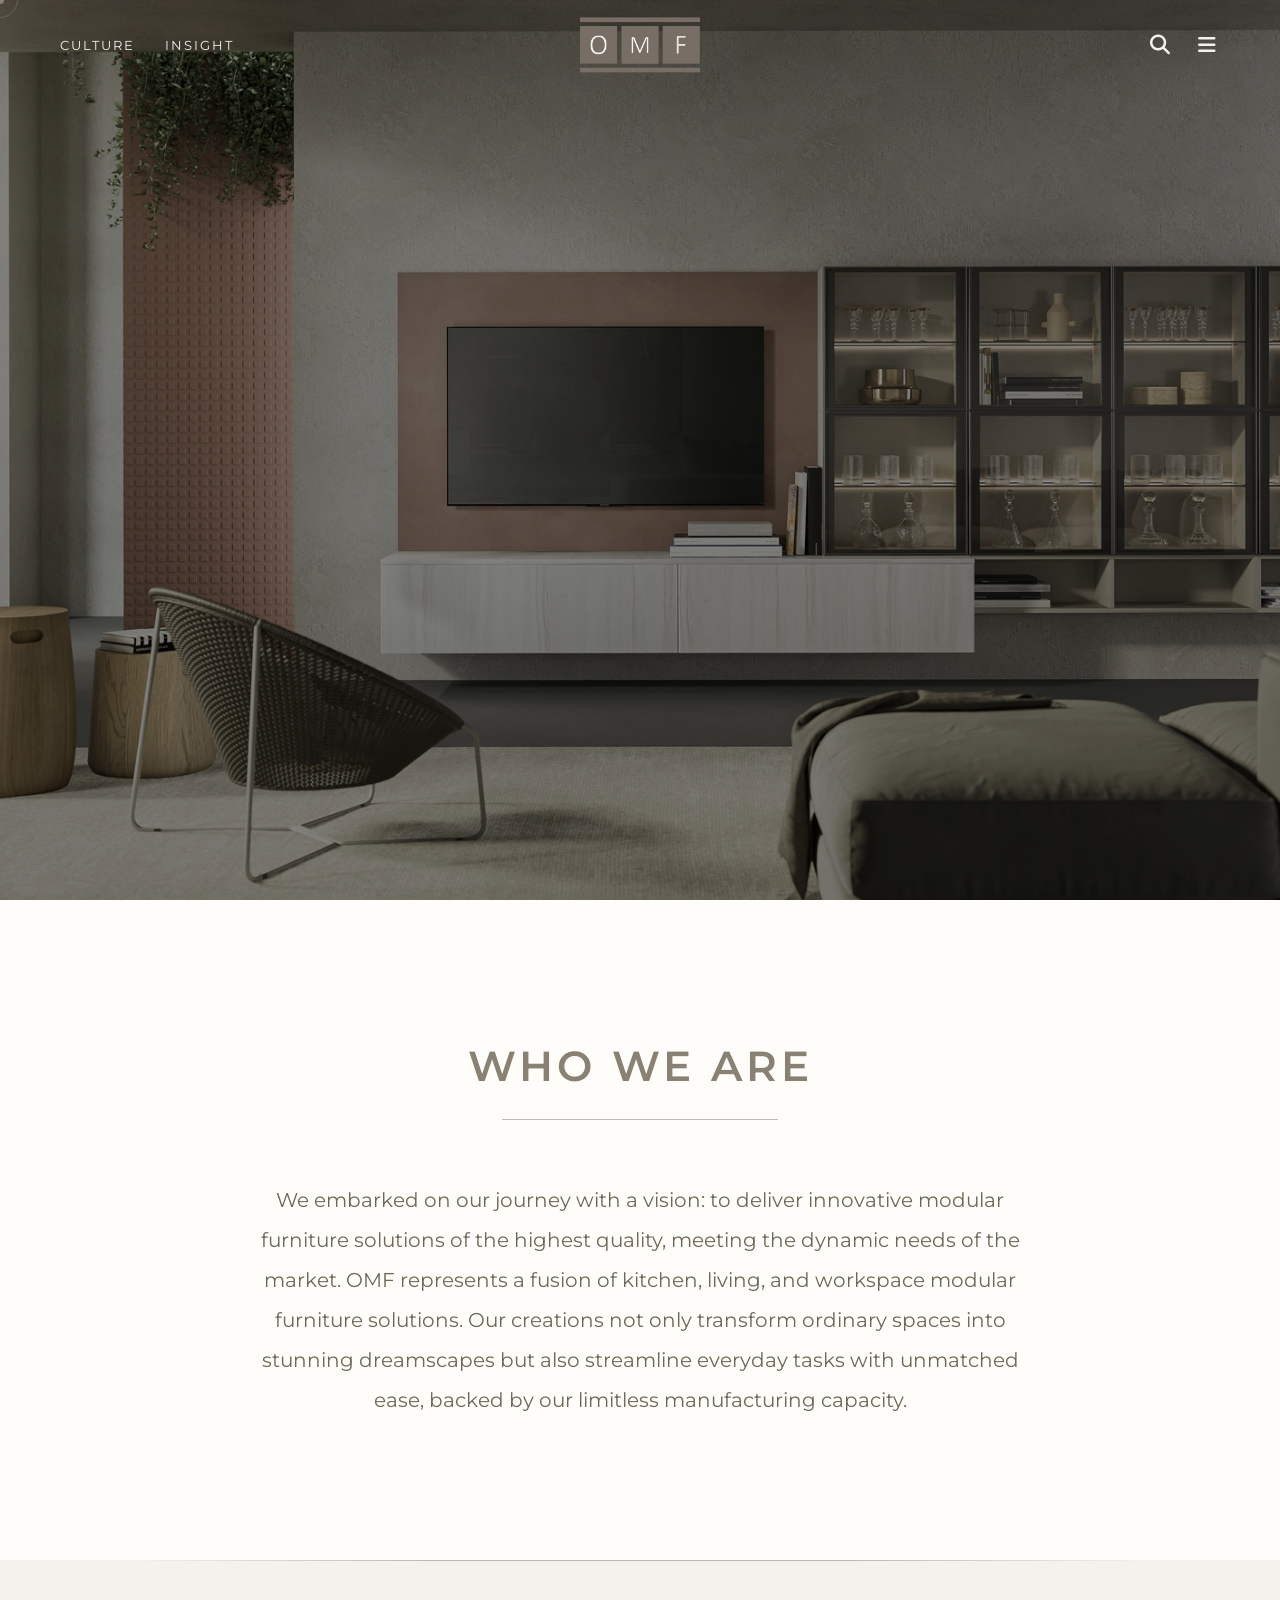
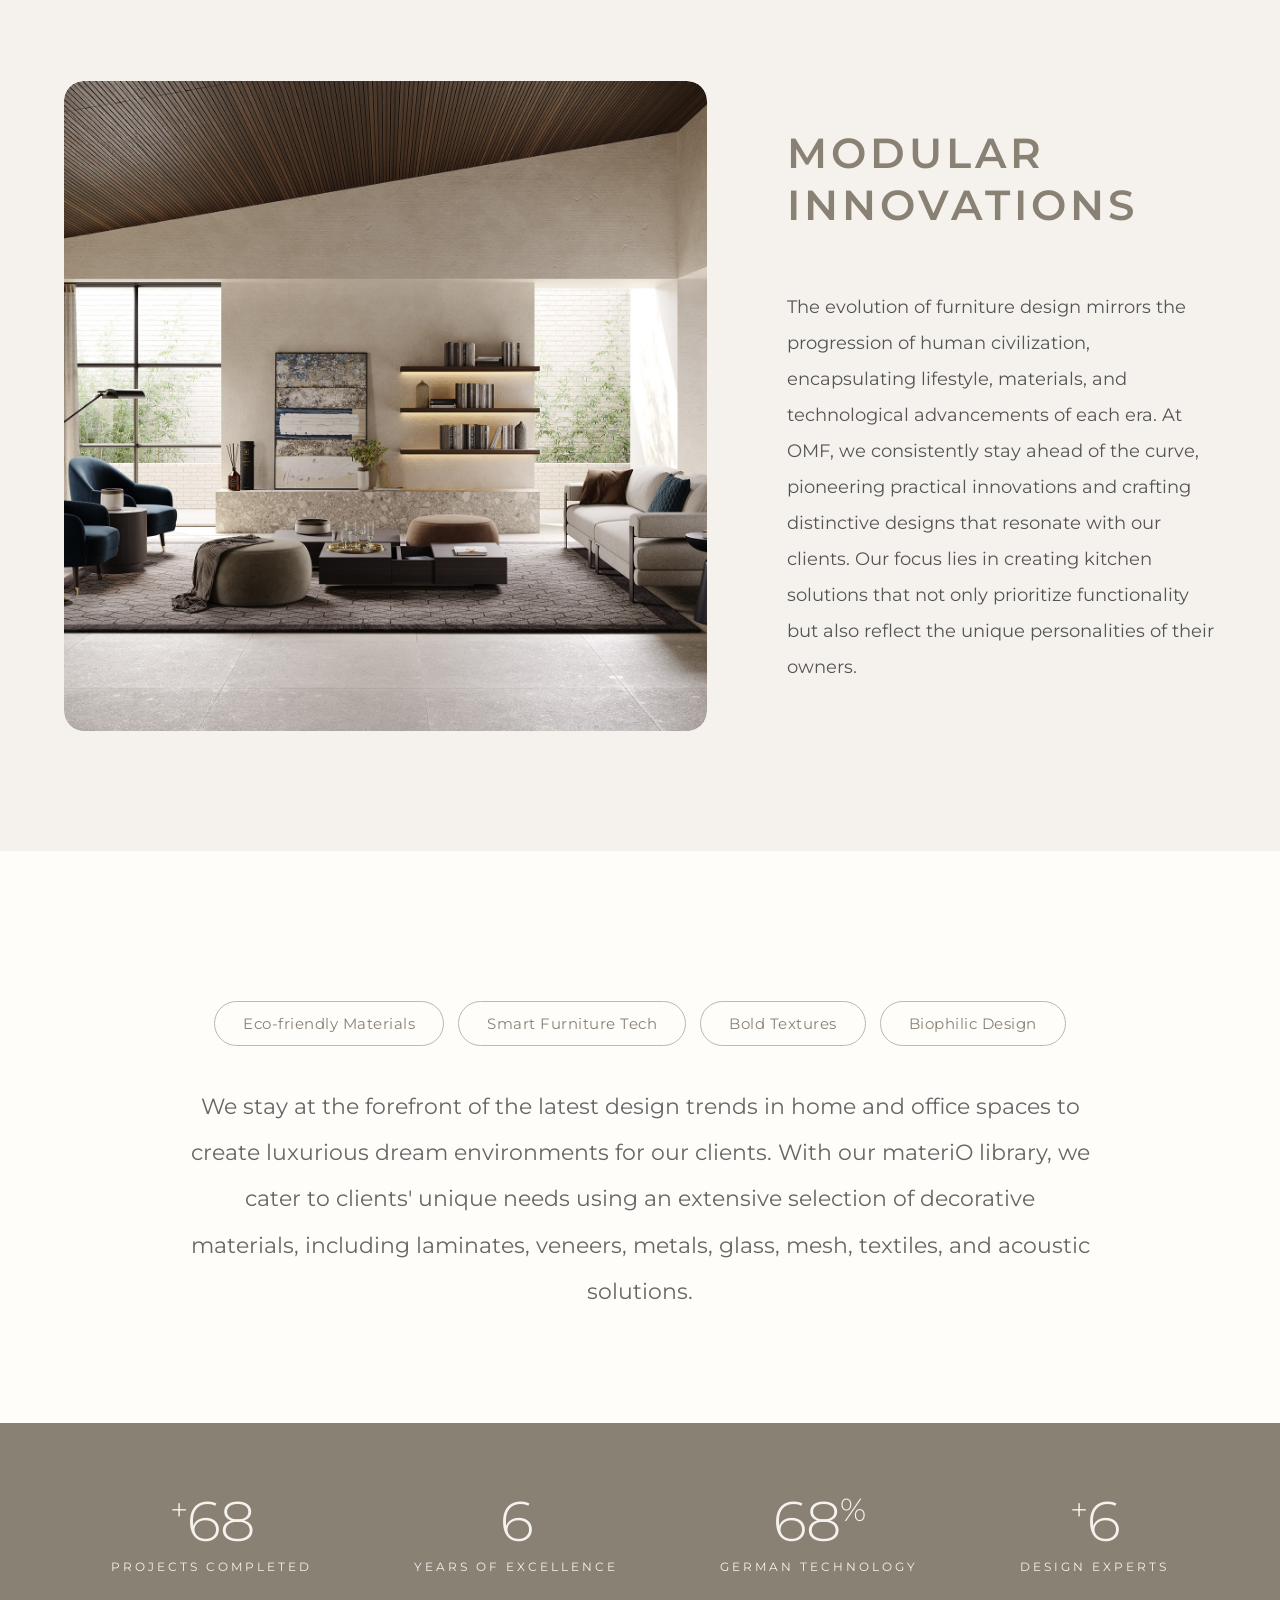
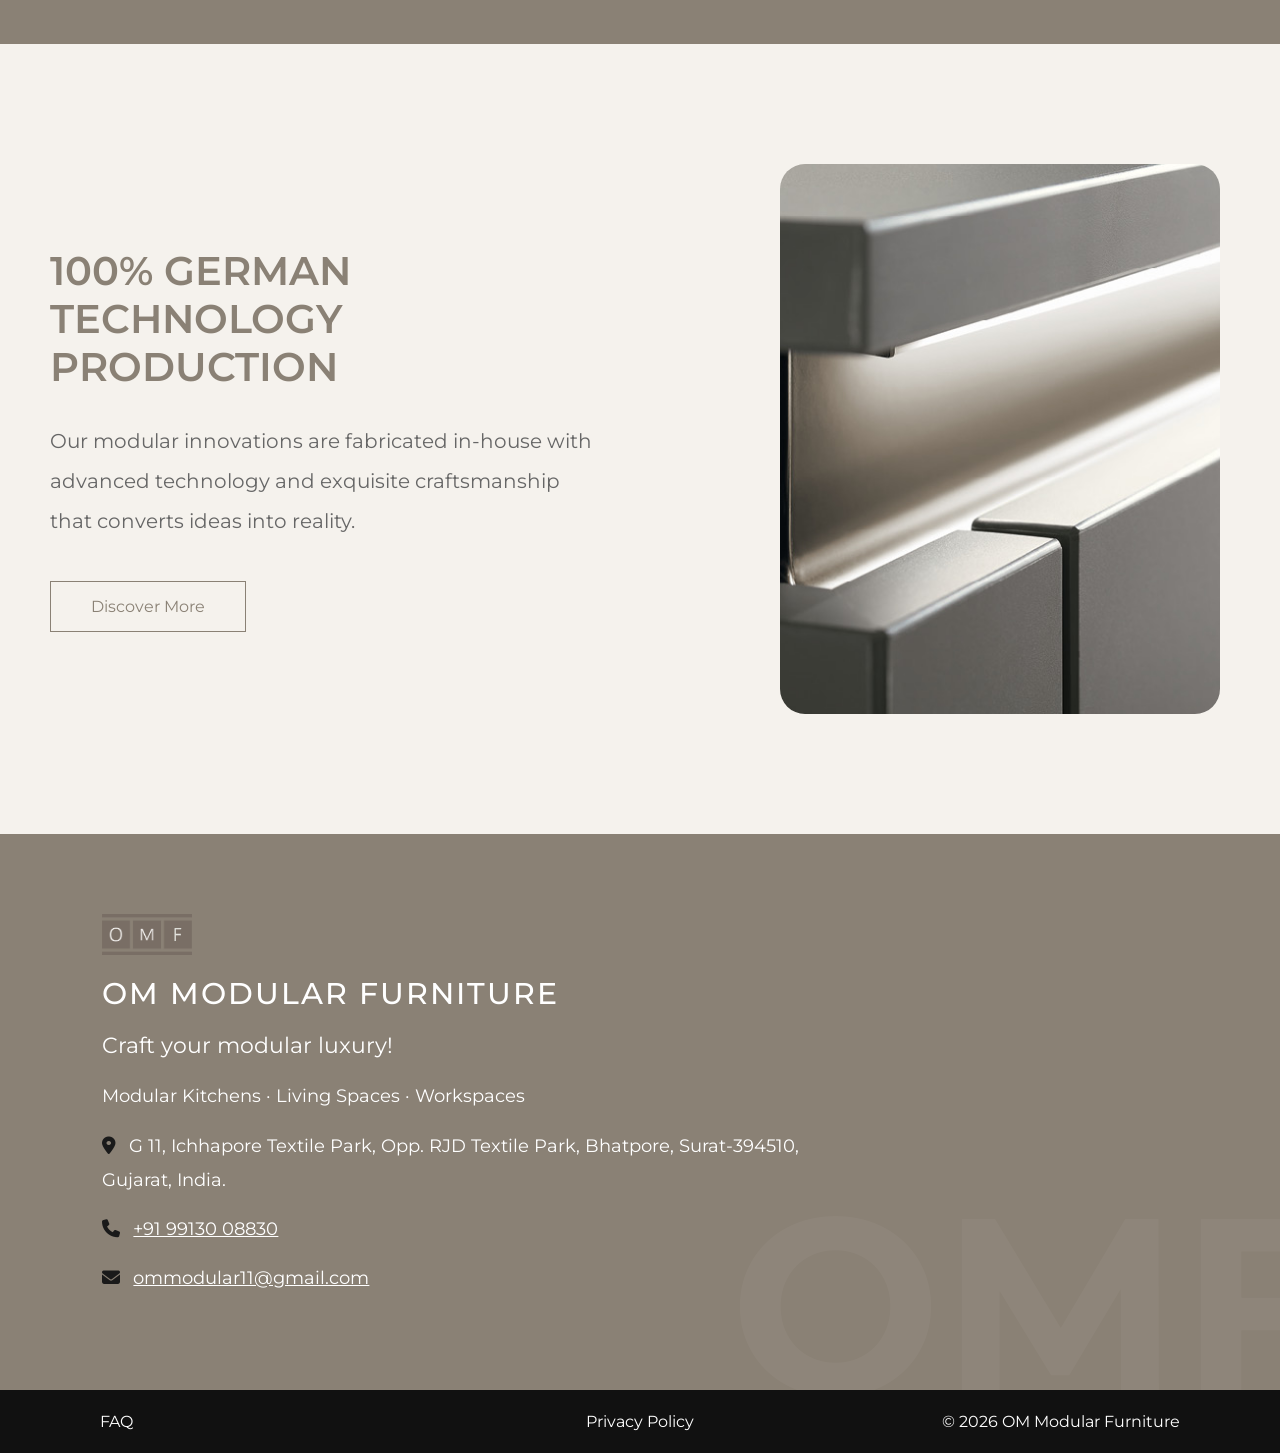
<file: index.html>
<!DOCTYPE html>
<html lang="en">

<head>
    <meta charset="UTF-8">

    <meta name="viewport" content="width=device-width, initial-scale=1.0">

    <title>OM Modular Furniture Surat | Modular Kitchen, Wardrobe & Interior Design</title>

    <meta name="description"
        content="OM Modular Furniture Surat offers premium modular kitchens, wardrobes, TV units, living spaces and customized interior furniture solutions with modern design.">

    <link rel="canonical" href="https://ommodularfurniture.com/">

    <!-- Open Graph -->
    <meta property="og:type" content="website">
    <meta property="og:title" content="OM Modular Furniture Surat | Modular Kitchen, Wardrobe & Interior Design">
    <meta property="og:description"
        content="Premium modular kitchens, wardrobes, TV units, living spaces and customized interior furniture solutions with modern design, built with 100% German technology.">
    <meta property="og:image" content="https://ommodularfurniture.com/image/hero.jpg">
    <meta property="og:url" content="https://ommodularfurniture.com/">

    <!-- Twitter Card -->
    <meta name="twitter:card" content="summary_large_image">
    <meta name="twitter:title" content="OM Modular Furniture Surat | Modular Kitchen, Wardrobe & Interior Design">
    <meta name="twitter:description"
        content="Premium modular kitchens, wardrobes, TV units, living spaces and customized interior furniture solutions with modern design.">
    <meta name="twitter:image" content="https://ommodularfurniture.com/image/hero.jpg">

    <link rel="icon" type="image/png" href="image/logo.png">

    <link rel="preload" as="image" href="image/hero.jpg">

    <link rel="stylesheet" href="https://cdnjs.cloudflare.com/ajax/libs/font-awesome/6.7.2/css/all.min.css">

    <link
        href="https://fonts.googleapis.com/css2?family=Montserrat:wght@300;400;500;600&family=Poppins:wght@300;400;500;600&display=swap"
        rel="stylesheet">

    <link rel="stylesheet" href="https://cdn.jsdelivr.net/npm/swiper@11/swiper-bundle.min.css">

    <!-- LocalBusiness structured data -->
    <script type="application/ld+json">
    {
      "@context": "https://schema.org",
      "@type": "HomeAndConstructionBusiness",
      "name": "OM Modular Furniture",
      "image": "https://ommodularfurniture.com/image/logo.png",
      "telephone": "+91-99130-08830",
      "email": "ommodular11@gmail.com",
      "address": {
        "@type": "PostalAddress",
        "streetAddress": "G 11, Ichhapore Textile Park, Opp. RJD Textile Park, Bhatpore",
        "addressLocality": "Surat",
        "postalCode": "394510",
        "addressRegion": "Gujarat",
        "addressCountry": "IN"
      },
      "url": "https://ommodularfurniture.com/",
      "description": "Premium modular kitchens, wardrobes, TV units, living spaces and customized interior furniture solutions."
    }
    </script>

    <style>
        /* ============================
           RESET & BASE
        ============================ */
        *,
        *::before,
        *::after {
            margin: 0;
            padding: 0;
            box-sizing: border-box;
        }

        html,
        body {
            width: 100%;
            overflow-x: hidden;
        }


        body {
            color: #6f6759;
            background-color: #f5f2ed;
            font-family: 'Montserrat', sans-serif;
        }

        img {
            max-width: 100%;
            height: auto;
            display: block;
        }

        /* Visually-hidden helper for the page's real H1 */
        .visually-hidden {
            position: absolute;
            width: 1px;
            height: 1px;
            padding: 0;
            margin: -1px;
            overflow: hidden;
            clip: rect(0, 0, 0, 0);
            white-space: nowrap;
            border: 0;
        }

        /* ============================
           CSS CUSTOM PROPERTIES
        ============================ */
        :root {
            --cream: #f5f2ed;
            --warm: #fffdf9;
            --taupe: #8A8175;
            --taupe-light: #bcb8b3;
            --dark: #111;
            --white: #fff;
            --ease-out: cubic-bezier(0.22, 1, 0.36, 1);
            --ease-in-out: cubic-bezier(0.65, 0, 0.35, 1);
        }

        /* ============================
           LOADER
        ============================ */
        #loader {
            position: fixed;
            inset: 0;
            background: #111;
            display: flex;
            justify-content: center;
            align-items: center;
            z-index: 999999;
            transition: opacity .8s ease, visibility .8s ease;
        }

        #loader.hide {
            opacity: 0;
            visibility: hidden;
        }

        .loader-content {
            text-align: center;
        }

        .loader-content h2 {
            color: #f5f2ed;
            font-size: 42px;
            font-weight: 300;
            letter-spacing: 8px;
            margin-bottom: 25px;
            animation: loaderFadeUp .8s var(--ease-out) forwards;
            opacity: 0;
        }

        .loader-line {
            width: 0;
            height: 1px;
            background: linear-gradient(90deg, transparent, #8A8175, transparent);
            margin: auto;
            animation: loading 2s .3s ease forwards;
        }

        .loader-content p {
            color: #8A8175;
            letter-spacing: 4px;
            margin-top: 20px;
            font-size: 14px;
            animation: loaderFadeUp .8s .2s var(--ease-out) forwards;
            opacity: 0;
        }

        @keyframes loading {
            to {
                width: 280px;
            }
        }

        @keyframes loaderFadeUp {
            from {
                opacity: 0;
                transform: translateY(20px);
            }

            to {
                opacity: 1;
                transform: translateY(0);
            }
        }


        /* ============================
           SCROLL PROGRESS BAR
        ============================ */
        #progress-bar {
            position: fixed;
            top: 0;
            left: 0;
            height: 2px;
            background: linear-gradient(90deg, #8A8175, #bcb8b3);
            z-index: 99997;
            width: 0%;
            transition: width .1s linear;
        }

        /* ============================
   HEADER
============================ */
        header {
            position: fixed;
            top: 0;
            left: 0;
            right: 0;
            height: 90px;
            display: flex;
            align-items: center;
            justify-content: space-between;
            padding: 0 60px;
            z-index: 1000;
            transition: background .4s ease, height .4s ease, transform .5s var(--ease-out);
            animation: headerDrop .8s .2s var(--ease-out) both;
        }

        @keyframes headerDrop {
            from {
                transform: translateY(-100%);
                opacity: 0
            }

            to {
                transform: translateY(0);
                opacity: 1
            }
        }

        header.scrolled {
            background: rgba(17, 17, 17, .92);
            backdrop-filter: blur(20px);
            height: 70px;
        }

        header.hide-header {
            transform: translateY(-100%);
        }

        .logo-area {
            display: flex;
            align-items: center;
            gap: 30px;
        }

        .logo-area a {
            text-decoration: none;
            color: #f5f2ed;
            font-size: 13px;
            letter-spacing: 2px;
            text-transform: uppercase;
            position: relative;
            transition: color .3s, letter-spacing .3s;
        }

        .logo-area a::after {
            content: '';
            position: absolute;
            bottom: -4px;
            left: 0;
            width: 0;
            height: 1px;
            background: #bcb8b3;
            transition: width .4s var(--ease-out);
        }

        .logo-area a:hover,
        .logo-area a:focus-visible {
            color: #bcb8b3;
            letter-spacing: 3px;
        }

        .logo-area a:hover::after,
        .logo-area a:focus-visible::after {
            width: 100%;
        }

        .logo {
            position: absolute;
            left: 50%;
            top: 50%;
            transform: translate(-50%, -50%);
            transition: transform .4s var(--ease-out), opacity .3s;
        }

        .logo img {
            width: 120px;
        }

        .logo:hover {
            transform: translate(-50%, -50%) scale(1.06);
            opacity: .85;
        }

        .icons {
            display: flex;
            align-items: center;
            gap: 20px;
        }

        .icon-btn {
            background: none;
            border: none;
            padding: 4px;
            display: inline-flex;
            cursor: pointer;
            line-height: 0;
        }

        .icon-btn i {
            font-size: 20px;
            color: #f5f2ed;
            transition: color .3s, transform .3s;
        }

        .icon-btn:hover i,
        .icon-btn:focus-visible i {
            color: #bcb8b3;
            transform: scale(1.15);
        }

        .icon-btn:focus-visible {
            outline: 2px solid #bcb8b3;
            outline-offset: 3px;
            border-radius: 4px;
        }

        .search-box {
            position: relative;
        }

        .search-form {
            position: absolute;
            top: 50%;
            right: 45px;
            transform: translateY(-50%);
            width: 0;
            overflow: hidden;
            opacity: 0;
            transition: all .4s var(--ease-out);
        }

        .search-box.active .search-form {
            width: 250px;
            opacity: 1;
        }

        .search-input {
            width: 250px;
            height: 42px;
            padding: 0 15px;
            border: 1px solid rgba(138, 129, 117, .4);
            border-radius: 30px;
            outline: none;
            background: rgba(255, 255, 255, .9);
            font-family: 'Montserrat', sans-serif;
            transition: border-color .3s;
        }

        .search-input:focus {
            border-color: #8A8175;
        }

        .menu-btn {
            transition: transform .4s var(--ease-out);
        }

        .menu-box.active .menu-btn {
            transform: rotate(90deg);
            color: #b8aa9b;
        }

        .menu-dropdown {
            position: absolute;
            top: 55px;
            right: 0;
            width: 240px;
            background: rgba(255, 255, 255, .97);
            backdrop-filter: blur(20px);
            border-radius: 18px;
            padding: 15px 25px;
            box-shadow: 0 30px 60px rgba(0, 0, 0, .12);
            opacity: 0;
            visibility: hidden;
            transform: translateY(20px) scale(.97);
            transform-origin: top right;
            transition: opacity .35s, transform .35s var(--ease-out), visibility .35s;
            z-index: 9999;
        }

        .menu-dropdown a {
            display: block;
            text-decoration: none;
            color: #555;
            font-size: 15px;
            padding: 14px 0;
            border-bottom: 1px solid rgba(0, 0, 0, .06);
            transition: color .3s, padding-left .3s;
        }

        .menu-dropdown a:last-child {
            border-bottom: none;
        }

        .menu-dropdown a:hover,
        .menu-dropdown a:focus-visible {
            color: #8A8175;
            padding-left: 12px;
        }

        .menu-box.active .menu-dropdown {
            opacity: 1;
            visibility: visible;
            transform: translateY(0) scale(1);
        }

        @media (max-width:768px) {

            .search-box {
                position: relative;
            }

            .search-form {
                position: absolute;
                top: 42px;
                right: -5px;
                transform: none;
                width: 0;
                opacity: 0;
                overflow: hidden;
                transition: .35s;
            }

            .search-box.active .search-form {
                width: 130px;
                opacity: 1;
            }

            .search-input {
                width: 130px;
                height: 30px;
                font-size: 12px;
                padding: 0 10px;
            }

        }

        /* ============================
           CURSOR (pointer devices only, added via JS)
        ============================ */
        .cursor-dot {
            width: 8px;
            height: 8px;
            background: #8A8175;
            border-radius: 50%;
            position: fixed;
            pointer-events: none;
            z-index: 99999;
            transform: translate(-50%, -50%);
        }

        .cursor-ring {
            width: 36px;
            height: 36px;
            border: 1px solid rgba(138, 129, 117, .5);
            border-radius: 50%;
            position: fixed;
            pointer-events: none;
            z-index: 99998;
            transform: translate(-50%, -50%);
            transition: width .3s var(--ease-out), height .3s var(--ease-out), opacity .3s;
        }

        .cursor-ring.expand {
            width: 60px;
            height: 60px;
            opacity: .5;
        }

        /* ============================
           HERO
        ============================ */
        .hero {
            height: 100vh;
            background: url("image/hero.jpg") center center/cover no-repeat;
            position: relative;
            display: flex;
            justify-content: center;
            align-items: center;
            overflow: hidden;
        }

        /* Parallax overlay */
        .hero::before {
            content: '';
            position: absolute;
            inset: 0;
            background: rgba(0, 0, 0, .45);
            z-index: 1;
        }

        .hero-bg-layer {
            position: absolute;
            inset: -10%;
            z-index: 0;
            transition: transform .1s linear;
        }

        .hero-content {
            position: relative;
            z-index: 2;
            max-width: 800px;
            text-align: center;
            padding: 0 20px;
            color: #fff;
        }

        .hero-content p {
            font-size: 22px;
            line-height: 1.8;
            margin-bottom: 35px;
            opacity: 0;
            transform: translateY(40px);
            animation: fadeUp 1.2s 1.5s var(--ease-out) forwards;
            letter-spacing: .3px;
        }

        /* Decorative lines */
        .hero-line {
            width: 60px;
            height: 1px;
            background: rgba(255, 255, 255, .5);
            margin: 0 auto 30px;
            opacity: 0;
            transform: scaleX(0);
            animation: lineIn .8s 1.2s var(--ease-out) forwards;
        }

        .hero-line.bottom {
            margin: 30px auto 0;
            animation-delay: 2s;
        }

        @keyframes lineIn {
            to {
                opacity: 1;
                transform: scaleX(1);
            }
        }

        @keyframes fadeUp {
            to {
                opacity: 1;
                transform: translateY(0);
            }
        }

        @media (max-width:768px) {

            .hero,
            .hero-bg-layer {
                background-image: url("image/hero.jpg");
            }

        }

        /* Scroll indicator */
        .scroll-indicator {
            position: absolute;
            bottom: 40px;
            left: 50%;
            transform: translateX(-50%);
            z-index: 3;
            display: flex;
            flex-direction: column;
            align-items: center;
            gap: 8px;
            opacity: 0;
            animation: fadeUp .8s 2.5s var(--ease-out) forwards;
        }

        .scroll-indicator span {
            color: rgba(255, 255, 255, .5);
            font-size: 11px;
            letter-spacing: 3px;
            text-transform: uppercase;
        }

        .scroll-mouse {
            width: 24px;
            height: 38px;
            border: 1px solid rgba(255, 255, 255, .4);
            border-radius: 12px;
            display: flex;
            justify-content: center;
            padding-top: 6px;
        }

        .scroll-wheel {
            width: 3px;
            height: 8px;
            background: rgba(255, 255, 255, .7);
            border-radius: 2px;
            animation: scrollWheel 2s ease infinite;
        }

        @keyframes scrollWheel {
            0% {
                transform: translateY(0);
                opacity: 1;
            }

            80% {
                transform: translateY(12px);
                opacity: 0;
            }

            100% {
                transform: translateY(0);
                opacity: 0;
            }
        }

        @media (max-width:768px) {

            .scroll-indicator {
                position: fixed !important;
                left: 50% !important;
                right: auto !important;
                bottom: 20px !important;
                transform: translateX(-50%) !important;
                margin: 0 !important;
            }

        }

        /* ============================
           SCROLL REVEAL (JS class)
        ============================ */
        .reveal {
            opacity: 0;
            transform: translateY(50px);
            transition: opacity .9s var(--ease-out), transform .9s var(--ease-out);
        }

        .reveal.active {
            opacity: 1;
            transform: translateY(0);
        }

        .reveal-left {
            opacity: 0;
            transform: translateX(-60px);
            transition: opacity .9s var(--ease-out), transform .9s var(--ease-out);
        }

        .reveal-left.active {
            opacity: 1;
            transform: translateX(0);
        }

        .reveal-right {
            opacity: 0;
            transform: translateX(60px);
            transition: opacity .9s var(--ease-out), transform .9s var(--ease-out);
        }

        .reveal-right.active {
            opacity: 1;
            transform: translateX(0);
        }

        /* Stagger delays */
        .reveal[data-delay="1"] {
            transition-delay: .1s;
        }

        .reveal[data-delay="2"] {
            transition-delay: .2s;
        }

        .reveal[data-delay="3"] {
            transition-delay: .3s;
        }

        /* ============================
           WHO WE ARE
        ============================ */
        .write {
            background-color: #fffdf9;
            padding: 140px 80px;
            display: flex;
            justify-content: center;
            overflow: hidden;
        }

        .write-content {
            max-width: 950px;
            width: 100%;
            text-align: center;
        }

        .write-content p {
            font-size: 20px;
            color: #6f6759;
            line-height: 2;
            max-width: 800px;
            margin: 30px auto 0;
            text-align: center;
        }

        /* ===== COMMON SECTION HEADING ===== */

        .section-heading {
            position: relative;
            display: inline-block;
            font-family: 'Montserrat', sans-serif;
            font-size: 42px;
            font-weight: 600;
            text-transform: uppercase;
            letter-spacing: 4px;
            color: #8A8175;
            margin-bottom: 40px;
            padding-bottom: 18px;
        }

        .section-heading::after {
            content: '';
            position: absolute;
            bottom: -10px;
            left: 50%;
            transform: translateX(-50%);
            width: 0;
            height: 1px;
            background: #bcb8b3;
            transition: width 1.2s 1s var(--ease-out);
        }

        .write-content.active .section-heading::after {
            width: 80%;
        }

        @media(max-width:768px) {

            .section-heading {
                font-size: 30px;
                letter-spacing: 2px;
                margin-bottom: 30px;
            }

            .section-heading::after {
                width: 70px;
            }

        }

        /* ============================
           INNOVATION SECTION
        ============================ */
        .innovation-section {
            width: 90%;
            margin: 120px auto;
            display: flex;
            align-items: center;
            gap: 80px;
        }

        .innovation-text {
            width: 40%;
        }

        .innovation-text p {
            font-size: 18px;
            line-height: 2;
            color: #555;
            max-width: 650px;
            text-align: left;
        }

        .innovationSwiper {
            width: 60%;
            height: 650px;
            border-radius: 20px;
            overflow: hidden;
        }

        .innovationSwiper img {
            width: 100%;
            height: 100%;
            object-fit: cover;
            border-radius: 20px;
        }

        /* Swiper override */
        .swiper-button-next,
        .swiper-button-prev {
            display: none !important;
        }

        /* ============================
           NEW SECTION
        ============================ */
        .new {
            width: 100%;
            background: #fffdf9;
            padding: 100px 20px;
        }

        .content {
            max-width: 1100px;
            margin: 0 auto;
            display: flex;
            flex-direction: column;
            align-items: center;
            text-align: center;
        }

        .content .text {
            font-size: 22px;
            line-height: 2.1;
            color: #666;
            max-width: 900px;
            margin: 8px auto;
            text-align: center;
        }

        /* Animated feature pills */
        .feature-pills {
            display: flex;
            flex-wrap: wrap;
            gap: 14px;
            justify-content: center;
            margin: 50px auto 30px;
            list-style: none;
        }

        .pill {
            padding: 12px 28px;
            border: 1px solid #bcb8b3;
            border-radius: 50px;
            color: #8A8175;
            font-size: 15px;
            letter-spacing: .5px;
            opacity: 0;
            transform: translateY(20px) scale(.95);
            transition: opacity .5s var(--ease-out), transform .5s var(--ease-out),
                background .3s ease, color .3s ease;
            cursor: default;
        }

        .pill:hover {
            background: #8A8175;
            color: #fff;
            border-color: #8A8175;
        }

        .pill.active {
            opacity: 1;
            transform: translateY(0) scale(1);
        }

        .pill:nth-child(1) {
            transition-delay: .1s;
        }

        .pill:nth-child(2) {
            transition-delay: .2s;
        }

        .pill:nth-child(3) {
            transition-delay: .3s;
        }

        .pill:nth-child(4) {
            transition-delay: .4s;
        }

        /* ============================
           GERMAN TECH
        ============================ */
        .german-tech {
            width: 100%;
            max-width: 1400px;
            margin: 120px auto;
            padding: 0 50px;
            display: flex;
            justify-content: space-between;
            align-items: center;
            gap: 80px;
        }

        .german-left {
            flex: 1;
        }

        .german-left h2 {
            font-size: 40px;
            font-weight: 600;
            line-height: 1.2;
            color: #8A8175;
            margin-bottom: 30px;
            margin-top: 5px;
        }

        .german-left p {
            font-size: 20px;
            line-height: 2;
            color: #666;
            max-width: 600px;
            margin-bottom: 40px;
        }

        .discover-btn {
            display: inline-block;
            padding: 15px 40px;
            border: 1px solid #8A8175;
            text-decoration: none;
            color: #8A8175;
            position: relative;
            overflow: hidden;
            transition: color .4s ease, letter-spacing .3s ease;
        }

        .discover-btn::before {
            content: '';
            position: absolute;
            inset: 0;
            background: #8A8175;
            transform: scaleX(0);
            transform-origin: right;
            transition: transform .4s var(--ease-in-out);
            z-index: -1;
        }

        .discover-btn:hover::before,
        .discover-btn:focus-visible::before {
            transform: scaleX(1);
            transform-origin: left;
        }

        .discover-btn:hover,
        .discover-btn:focus-visible {
            color: #fff;
            letter-spacing: 1px;
        }

        .german-right {
            flex: 1;
            overflow: hidden;
            border-radius: 25px;
        }

        .german-right img {
            width: 80%;
            height: 550px;
            object-fit: cover;
            border-radius: 25px;
            margin-left: 100px;
            transition: transform .8s var(--ease-out);
        }

        .german-right:hover img {
            transform: scale(1.04);
        }

        /* ============================
           STATS COUNTER STRIP
        ============================ */
        .stats-strip {
            background: #8A8175;
            padding: 70px 80px;
            display: flex;
            justify-content: space-around;
            align-items: center;
            flex-wrap: wrap;
            gap: 40px;
        }

        .stat-item {
            text-align: center;
        }

        .stat-num {
            font-size: 56px;
            font-weight: 300;
            color: #f5f2ed;
            letter-spacing: -1px;
            line-height: 1;
        }

        .stat-num span {
            font-size: 32px;
            vertical-align: super;
        }

        .stat-label {
            font-size: 12px;
            color: #f5f2ed;
            letter-spacing: 3px;
            text-transform: uppercase;
            margin-top: 10px;
        }

        /* =====================================
   CONTACT
===================================== */

        .contact {
            background: #8A8175;
            color: #fff;
            padding: 80px 8%;
            position: relative;
            overflow: hidden;
            margin: 0;
        }

        .contact::before {
            content: "OMF";
            position: absolute;
            right: -60px;
            bottom: -40px;
            font-size: 250px;
            font-weight: 700;
            color: rgba(255, 255, 255, .04);
            pointer-events: none;
            user-select: none;
            line-height: 1;
        }

        .logo1 {
            display: flex;
            justify-content: flex-start;
            margin-bottom: 20px;
        }

        .logo1 img {
            width: 90px;
            margin-left: 0;
        }

        .contact h1 {
            font-size: 30px;
            font-weight: 500;
            letter-spacing: 2px;
            text-transform: uppercase;
            color: #fff;
            margin-bottom: 20px;
        }

        .contact h2 {
            font-size: 22px;
            font-weight: 400;
            margin-bottom: 20px;
        }

        .contact p {
            font-size: 18px;
            line-height: 1.9;
            margin-bottom: 15px;
            max-width: 700px;
        }

        .contact a {
            color: #fff;
        }

        /* =====================================
   FOOTER
===================================== */

        footer {
            background: #111;
            color: #fff;
            display: flex;
            justify-content: space-between;
            align-items: center;
            padding: 22px 60px;
            margin: 0;
        }

        .footer-left,
        .footer-center,
        .footer-right {
            flex: 1;
            font-size: 16px;
        }

        .footer-left {
            margin-left: 40px;
            text-align: left;
        }

        .footer-center {
            text-align: center;
        }

        .footer-right {
            margin-right: 40px;
            text-align: right;
        }

        footer a {
            color: #fff;
            text-decoration: none;
            transition: .3s;
        }

        footer a:hover,
        footer a:focus-visible {
            color: #c7c0b8;
        }

        body {
            margin: 0;
        }

        .contact i {
            color: #1a1a1a;
            margin-right: 8px;
        }

        /* =====================================
   TABLET
===================================== */

        @media(max-width:991px) {

            .contact {
                padding: 70px 40px;
                text-align: center;
            }

            .logo1 {
                justify-content: center;
            }

            .logo1 img {
                margin: 0;
                width: 90px;
            }

            .contact h1,
            .contact h2,
            .contact p {
                text-align: center;
                margin-left: auto;
                margin-right: auto;
            }

            footer {
                padding: 20px 30px;
            }

        }

        /* =====================================
   MOBILE
===================================== */

        @media(max-width:768px) {

            .contact {
                padding: 60px 20px;
            }

            .logo1 img {
                width: 85px;
            }

            .contact h1 {
                font-size: 22px;
            }

            .contact h2 {
                font-size: 18px;
            }

            .contact p {
                font-size: 15px;
                line-height: 1.8;
            }

            .contact::before {
                font-size: 140px;
                right: -25px;
                bottom: -20px;
            }

            footer {
                flex-direction: column;
                gap: 12px;
                text-align: center;
                padding: 25px 15px;
            }

            .footer-left,
            .footer-center,
            .footer-right {
                width: 100%;
                text-align: center;
            }

        }

        /* ============================
           HORIZONTAL LINE DIVIDERS
        ============================ */
        .divider-line {
            height: 1px;
            background: linear-gradient(90deg, transparent, #bcb8b3 30%, #bcb8b3 70%, transparent);
            width: 0;
            margin: 0 auto;
            transition: width 1.4s var(--ease-out);
        }

        .divider-line.active {
            width: 80%;
        }

        /* ============================
           MEDIA QUERIES
        ============================ */
        @media(max-width: 991px) {
            .innovation-section {
                flex-direction: column;
                gap: 40px;
            }

            .innovation-text {
                width: 100%;
                text-align: center;
            }

            .innovation-text p {
                text-align: center;
            }

            .innovationSwiper {
                width: 100%;
                height: 400px;
            }

            .german-tech {
                flex-direction: column;
                text-align: center;
                padding: 0 30px;
            }

            .german-right img {
                margin: 0 auto;
                width: 100%;
                height: 400px;
            }

            .stats-strip {
                padding: 50px 30px;
            }
        }

        @media(max-width: 768px) {
            header {
                height: 75px;
                padding: 0 15px;
                background: rgba(17, 17, 17, .75);
                backdrop-filter: blur(15px);
            }

            .logo {
                position: absolute;
                left: 50%;
                transform: translate(-50%, -50%);
            }

            .logo img {
                width: 90px;
            }

            .logo-area {
                display: flex;
                gap: 12px;
                flex-shrink: 0;
            }

            .logo-area a {
                font-size: 10px;
                letter-spacing: 1px;
            }

            .icons {
                gap: 12px;
                flex-shrink: 0;
            }

            .icon-btn i {
                font-size: 17px;
            }

            .search-form {
                right: 0;
                top: 55px;
            }

            .search-box.active .search-form {
                width: 190px;
            }

            .search-input {
                width: 190px;
                height: 38px;
            }

            .menu-dropdown {
                position: fixed;
                top: 75px;
                right: 12px;
                width: 210px;
            }

            .write {
                padding: 60px 20px;
            }

            .innovationSwiper {
                height: 300px;
            }

            .contact {
                padding: 50px 20px;
                text-align: center;
            }

            .contact h1,
            .contact h2,
            .contact p {
                text-align: center;
            }

            footer {
                flex-direction: column;
                gap: 12px;
                padding: 25px 15px;
            }

            .footer-left,
            .footer-center,
            .footer-right {
                width: 100%;
                margin: 0;
                text-align: center;
            }

            .stat-num {
                font-size: 40px;
            }
        }

        /* SMALL MOBILE */
        @media(max-width:420px) {

            header {
                padding: 0 10px;
            }

            .logo-area {
                gap: 8px;
            }

            .logo-area a {
                font-size: 9px;
            }

            .logo img {
                width: 75px;
            }

            .icons {
                gap: 8px;
            }

            .icon-btn i {
                font-size: 16px;
            }

        }

        @media(max-width: 600px) {
            h1 {
                font-size: 32px !important;
            }

            h2 {
                font-size: 28px !important;
            }

            p {
                font-size: 16px !important;
                line-height: 1.6;
            }
        }

        .hero-content,
        header {
            opacity: 0;
        }

        .page-loaded .hero-content,
        .page-loaded header {
            opacity: 1;
            transition: opacity .6s ease;
        }

        html {
            scroll-behavior: smooth;
        }

        /* Reduced motion */
        @media (prefers-reduced-motion: reduce) {

            *,
            *::before,
            *::after {
                animation-duration: .01ms !important;
                animation-iteration-count: 1 !important;
                transition-duration: .01ms !important;
                scroll-behavior: auto !important;
            }
        }

        /* Visible keyboard focus for interactive elements generally */
        a:focus-visible,
        button:focus-visible,
        input:focus-visible {
            outline: 2px solid #8A8175;
            outline-offset: 2px;
        }

        ::selection {
            background: #8A8175;
            color: white;
        }
    </style>
</head>

<body>

    <!-- CURSOR (injected/enabled only for fine-pointer devices via JS) -->
    <div class="cursor-dot" id="cursorDot" hidden></div>
    <div class="cursor-ring" id="cursorRing" hidden></div>

    <!-- SCROLL PROGRESS -->
    <div id="progress-bar"></div>

    <!-- LOADER -->
    <div id="loader" role="status" aria-live="polite">
        <div class="loader-content">
            <h2>OM MODULAR FURNITURE</h2>
            <div class="loader-line"></div>
            <p>Craft your modular luxury!</p>
        </div>
    </div>

    <header id="mainHeader">
        <nav class="logo-area" aria-label="Secondary navigation">
            <a href="culture.html">Culture</a>
            <a href="insight.html">Insight</a>
        </nav>

        <a class="logo" href="index.html" aria-label="OM Modular Furniture home">
            <img src="image/logo.png" alt="OM Modular Furniture - Modular Kitchen & Interior Solutions">
        </a>

        <div class="icons">
            <div class="search-box">
                <button type="button" class="icon-btn search-btn" aria-label="Toggle search" aria-expanded="false">
                    <i class="fas fa-search" aria-hidden="true"></i>
                </button>
                <form class="search-form" role="search">
                    <label for="siteSearch" class="visually-hidden">Search the site</label>
                    <input id="siteSearch" type="text" class="search-input" placeholder="Search...">
                </form>
            </div>

            <div class="menu-box">
                <button type="button" class="icon-btn menu-btn" aria-label="Toggle menu" aria-expanded="false">
                    <i class="fas fa-bars" aria-hidden="true"></i>
                </button>
                <nav class="menu-dropdown" aria-label="Main navigation">
                    <a href="modular-kitchen.html">Modular Kitchen</a>
                    <a href="living-space.html">Living Space</a>
                    <a href="workspace.html">Workspace</a>
                    <a href="contact.html">Contact</a>
                </nav>
            </div>
        </div>
    </header>

    <!-- HERO -->
    <section class="hero">
        <div class="hero-bg-layer" id="heroBg"></div>
        <div class="hero-content">
            <h1 class="visually-hidden">OM Modular Furniture Surat &ndash; Modular Kitchen, Wardrobe & Interior Design
            </h1>
            <div class="hero-line"></div>
            <p>
                "We are the ideas that become actions, Spaces that transformed into emotions,
                Invisible yet palpable values that redefine interior environments, elevating them from ordinary to
                extraordinary dreamscapes."
            </p>

            <div class="hero-line bottom"></div>
            <div class="scroll-indicator">
                <span>Scroll</span>
                <div class="scroll-mouse">
                    <div class="scroll-wheel"></div>
                </div>
            </div>
        </div>
    </section>

    <!-- WHO WE ARE -->
    <section class="write">
        <div class="write-content reveal">
            <h2 class="section-heading">Who We Are</h2>
            <p>
                We embarked on our journey with a vision: to deliver innovative modular furniture solutions of the
                highest quality, meeting the dynamic needs of the market. OMF represents a fusion of kitchen,
                living, and workspace modular furniture solutions. Our creations not only transform ordinary spaces
                into stunning dreamscapes but also streamline everyday tasks with unmatched ease, backed by our
                limitless manufacturing capacity.
            </p>
        </div>
    </section>

    <!-- DIVIDER -->
    <div class="divider-line" style="margin: 0 auto;"></div>

    <!-- INNOVATION -->
    <section class="innovation-section">
        <div class="swiper innovationSwiper reveal-left" aria-label="Modular furniture design gallery">
            <div class="swiper-wrapper">
                <div class="swiper-slide"><img src="image/innovation1.jpg"
                        alt="Modern modular furniture design in Surat" loading="lazy"></div>
                <div class="swiper-slide"><img src="image/innovation2.jpg" alt="Premium modular kitchen interior design"
                        loading="lazy"></div>
                <div class="swiper-slide"><img src="image/innovation3.jpg"
                        alt="Luxury living room furniture design in Surat" loading="lazy"></div>
                <div class="swiper-slide"><img src="image/innovation4.jpg" alt="Customized modular furniture solutions"
                        loading="lazy"></div>
                <div class="swiper-slide"><img src="image/innovation5.jpg" alt="Modern workspace interior furniture"
                        loading="lazy"></div>
            </div>
            <div class="swiper-button-next"></div>
            <div class="swiper-button-prev"></div>
        </div>

        <div class="innovation-text reveal-right">
            <h2 class="section-heading">Modular Innovations</h2>
            <p>
                The evolution of furniture design mirrors the progression of human civilization, encapsulating
                lifestyle, materials, and technological advancements of each era. At OMF, we consistently stay
                ahead of the curve, pioneering practical innovations and crafting distinctive designs that resonate
                with our clients. Our focus lies in creating kitchen solutions that not only prioritize functionality
                but also reflect the unique personalities of their owners.
            </p>
        </div>
    </section>

    <!-- NEW FEATURES SECTION -->
    <section class="new">
        <div class="content">
            <ul class="feature-pills">
                <li class="pill">Eco-friendly Materials</li>
                <li class="pill">Smart Furniture Tech</li>
                <li class="pill">Bold Textures</li>
                <li class="pill">Biophilic Design</li>
            </ul>
            <p class="text reveal">
                We stay at the forefront of the latest design trends in home and office spaces to create luxurious
                dream environments for our clients. With our materiO library, we cater to clients' unique needs using
                an extensive selection of decorative materials, including laminates, veneers, metals, glass, mesh,
                textiles, and acoustic solutions.
            </p>
        </div>
    </section>

    <!-- STATS STRIP -->
    <section class="stats-strip">
        <div class="stat-item reveal" data-delay="1">
            <div class="stat-num" data-target="100"><span>+</span>0</div>
            <div class="stat-label">Projects Completed</div>
        </div>
        <div class="stat-item reveal" data-delay="2">
            <div class="stat-num" data-target="10">0</div>
            <div class="stat-label">Years of Excellence</div>
        </div>
        <div class="stat-item reveal" data-delay="3">
            <div class="stat-num" data-target="100">0<span>%</span></div>
            <div class="stat-label">German Technology</div>
        </div>
        <div class="stat-item reveal" data-delay="1">
            <div class="stat-num" data-target="10"><span>+</span>0</div>
            <div class="stat-label">Design Experts</div>
        </div>
    </section>

    <!-- GERMAN TECH -->
    <section class="german-tech">
        <div class="german-left reveal-left">
            <h2>100% GERMAN TECHNOLOGY PRODUCTION</h2>
            <p>
                Our modular innovations are fabricated in-house with advanced
                technology and exquisite craftsmanship that converts ideas into reality.
            </p>
            <a href="modular-kitchen.html" class="discover-btn">Discover More</a>
        </div>
        <div class="german-right reveal-right">
            <img src="image/german-tech.jpg" width="700" height="500" loading="lazy" decoding="async" alt="German
                technology modular furniture manufacturing in Surat" loading="lazy">
        </div>
    </section>

    <!-- CONTACT -->
    <section class="contact">

        <div class="logo1">
            <img src="image/logo.png" alt="OM Modular Furniture - Modular Kitchen & Interior Solutions" loading="lazy">
        </div>

        <h1 class="reveal">Om Modular Furniture</h1>
        <h2 class="reveal">Craft your modular luxury!</h2>
        <p class="reveal">Modular Kitchens · Living Spaces · Workspaces</p>
        <p class="reveal">
            <i class="fa-solid fa-location-dot" aria-hidden="true"></i>
            G 11, Ichhapore Textile Park, Opp. RJD Textile Park,
            Bhatpore, Surat-394510, Gujarat, India.
        </p>

        <p class="reveal">
            <i class="fa-solid fa-phone" aria-hidden="true"></i>
            <a href="tel:+919913008830">+91 99130 08830</a>
        </p>

        <p class="reveal">
            <i class="fa-solid fa-envelope" aria-hidden="true"></i>
            <a href="mailto:ommodular11@gmail.com">ommodular11@gmail.com</a>
        </p>
    </section>

    <!-- FOOTER -->
    <footer>
        <div class="footer-left"><a href="FAQ.html">FAQ</a></div>
        <div class="footer-center"><a href="privacy-policy.html">Privacy Policy</a></div>
        <div class="footer-right">© 2026 OM Modular Furniture</div>
    </footer>

    <script src="https://cdn.jsdelivr.net/npm/swiper@11/swiper-bundle.min.js"></script>

    <script>

        /* ============================
           CURSOR (fine pointer only)
        ============================ */
        const prefersFinePointer = window.matchMedia("(pointer: fine)").matches;
        const prefersReducedMotion = window.matchMedia("(prefers-reduced-motion: reduce)").matches;

        if (prefersFinePointer && !prefersReducedMotion) {

            const dot = document.getElementById("cursorDot");
            const ring = document.getElementById("cursorRing");
            dot.hidden = false;
            ring.hidden = false;

            let mouseX = 0, mouseY = 0, ringX = 0, ringY = 0;

            document.addEventListener("mousemove", e => {
                mouseX = e.clientX; mouseY = e.clientY;
                dot.style.left = mouseX + "px";
                dot.style.top = mouseY + "px";
            });

            (function ringFollow() {
                ringX += (mouseX - ringX) * 0.12;
                ringY += (mouseY - ringY) * 0.12;
                ring.style.left = ringX + "px";
                ring.style.top = ringY + "px";
                requestAnimationFrame(ringFollow);
            })();

            document.querySelectorAll("a, button, .icon-btn i, .pill").forEach(el => {
                el.addEventListener("mouseenter", () => ring.classList.add("expand"));
                el.addEventListener("mouseleave", () => ring.classList.remove("expand"));
            });
        }

        /* ============================
           LOADER
        ============================ */
        window.addEventListener("load", () => {
            const loader = document.getElementById("loader");

            setTimeout(() => {
                loader.classList.add("hide");

                setTimeout(() => {
                    loader.remove();
                    document.body.classList.add("page-loaded");
                }, 800);

            }, 1200);
        });

        /* ============================
           PROGRESS BAR
        ============================ */
        const progressBar = document.getElementById("progress-bar");

        window.addEventListener("scroll", () => {
            const totalHeight =
                document.documentElement.scrollHeight - window.innerHeight;

            const progress =
                totalHeight > 0 ? (window.pageYOffset / totalHeight) * 100 : 0;

            progressBar.style.width = progress + "%";
        });

        /* ============================
           HEADER SCROLL
        ============================ */
        const header = document.getElementById("mainHeader");

        let lastScroll = 0;

        window.addEventListener("scroll", () => {

            let currentScroll = window.pageYOffset;

            header.classList.toggle("scrolled", currentScroll > 60);

            if (currentScroll > lastScroll && currentScroll > 120) {
                header.style.transform = "translateY(-100%)";
            } else {
                header.style.transform = "translateY(0)";
            }

            lastScroll = currentScroll;
        });


        /* ============================
           SWIPER
        ============================ */
        new Swiper(".innovationSwiper", {
            loop: true,
            speed: 1500,
            autoplay: {
                delay: 3000,
                disableOnInteraction: false,
            },
            effect: "fade",
            fadeEffect: {
                crossFade: true,
            },
        });

        /* ============================
           SCROLL REVEAL
        ============================ */
        const revealElements = document.querySelectorAll(
            ".reveal, .reveal-left, .reveal-right, .divider-line, .write-content"
        );

        const revealObserver = new IntersectionObserver((entries) => {

            entries.forEach(entry => {

                if (entry.isIntersecting) {
                    entry.target.classList.add("active");
                }

            });

        }, {
            threshold: 0.15
        });

        revealElements.forEach(el => {
            revealObserver.observe(el);
        });

        /* ============================
           FEATURE PILLS
        ============================ */
        const pillSection = document.querySelector(".feature-pills");

        const pillObserver = new IntersectionObserver((entries) => {

            entries.forEach(entry => {

                if (entry.isIntersecting) {

                    document.querySelectorAll(".pill").forEach(pill => {
                        pill.classList.add("active");
                    });

                }

            });

        }, {
            threshold: 0.3
        });

        if (pillSection) {
            pillObserver.observe(pillSection);
        }

        /* ============================
           COUNTER
        ============================ */
        function animateCounter(el) {

            const target = Number(el.dataset.target);

            const hasPercent = el.innerHTML.includes("%");
            const hasPlus = el.innerHTML.includes("+");

            const duration = 1800;

            const startTime = performance.now();

            function update(currentTime) {

                const elapsed = currentTime - startTime;

                const progress = Math.min(elapsed / duration, 1);

                const value =
                    Math.floor(target * (1 - Math.pow(1 - progress, 3)));

                let html = "";

                if (hasPlus) html += "<span>+</span>";

                html += value;

                if (hasPercent) html += "<span>%</span>";

                el.innerHTML = html;

                if (progress < 1) {
                    requestAnimationFrame(update);
                }
            }

            requestAnimationFrame(update);
        }

        const counterObserver = new IntersectionObserver((entries) => {

            entries.forEach(entry => {

                if (entry.isIntersecting) {

                    const counter =
                        entry.target.querySelector(".stat-num[data-target]");

                    if (counter && !counter.dataset.counted) {

                        counter.dataset.counted = "true";

                        animateCounter(counter);
                    }
                }
            });

        }, {
            threshold: 0.3
        });

        document.querySelectorAll(".stat-item").forEach(item => {
            counterObserver.observe(item);
        });

        /* ============================
           MENU
        ============================ */
        const menuBtn = document.querySelector(".menu-btn");
        const menuBox = document.querySelector(".menu-box");

        if (menuBtn && menuBox) {

            menuBtn.addEventListener("click", (e) => {
                e.stopPropagation();
                const isOpen = menuBox.classList.toggle("active");
                menuBtn.setAttribute("aria-expanded", isOpen ? "true" : "false");
            });

            document.addEventListener("click", () => {
                menuBox.classList.remove("active");
                menuBtn.setAttribute("aria-expanded", "false");
            });

            document.addEventListener("keydown", (e) => {
                if (e.key === "Escape") {
                    menuBox.classList.remove("active");
                    menuBtn.setAttribute("aria-expanded", "false");
                }
            });
        }

        /* ============================
           SEARCH
        ============================ */
        const searchBtn = document.querySelector(".search-btn");
        const searchBox = document.querySelector(".search-box");
        const searchForm = document.querySelector(".search-form");
        const searchInput = document.querySelector(".search-input");

        if (searchBtn && searchBox) {

            searchBtn.addEventListener("click", function (e) {
                e.stopPropagation();

                const isActive = searchBox.classList.toggle("active");
                searchBtn.setAttribute("aria-expanded", isActive ? "true" : "false");

                if (isActive) {
                    setTimeout(() => {
                        searchInput.focus();
                    }, 200);
                }
            });

            searchBox.addEventListener("click", function (e) {
                e.stopPropagation();
            });

            document.addEventListener("click", function () {
                searchBox.classList.remove("active");
                searchBtn.setAttribute("aria-expanded", "false");
            });

            document.addEventListener("keydown", (e) => {
                if (e.key === "Escape") {
                    searchBox.classList.remove("active");
                    searchBtn.setAttribute("aria-expanded", "false");
                }
            });
        }

        if (searchForm && searchInput) {

            searchForm.addEventListener("submit", function (e) {
                e.preventDefault();

                let value = searchInput.value.toLowerCase().trim();

                // Kitchen
                if (
                    value.includes("kitchen") ||
                    value.includes("linear") ||
                    value.includes("parallel") ||
                    value.includes("l-shape") ||
                    value.includes("l shape") ||
                    value.includes("u-shape") ||
                    value.includes("u shape") ||
                    value.includes("island") ||
                    value.includes("peninsula")
                ) {
                    window.location.href = "modular-kitchen.html";
                }

                // Living Space
                else if (
                    value.includes("living") ||
                    value.includes("living room") ||
                    value.includes("tv unit") ||
                    value.includes("display unit") ||
                    value.includes("storage cabinet") ||
                    value.includes("coffee table") ||
                    value.includes("entertainment unit")
                ) {
                    window.location.href = "living-space.html";
                }

                // Bedroom
                else if (
                    value.includes("bedroom") ||
                    value.includes("bed") ||
                    value.includes("modular bed") ||
                    value.includes("side storage") ||
                    value.includes("wall mirror") ||
                    value.includes("study") ||
                    value.includes("study unit") ||
                    value.includes("work unit")
                ) {
                    window.location.href = "living-space.html";
                }

                // Bathroom
                else if (
                    value.includes("bathroom") ||
                    value.includes("vanity") ||
                    value.includes("sink") ||
                    value.includes("dressing") ||
                    value.includes("dressing unit") ||
                    value.includes("bath storage")
                ) {
                    window.location.href = "living-space.html";
                }

                // Wardrobe
                else if (
                    value.includes("wardrobe") ||
                    value.includes("hinged") ||
                    value.includes("sliding") ||
                    value.includes("walk-in") ||
                    value.includes("walk in")
                ) {
                    window.location.href = "living-space.html";
                }

                // Workspace
                else if (
                    value.includes("workspace") ||
                    value.includes("office") ||
                    value.includes("workstation") ||
                    value.includes("locker") ||
                    value.includes("storage") ||
                    value.includes("table") ||
                    value.includes("meeting") ||
                    value.includes("booth") ||
                    value.includes("lounge") ||
                    value.includes("bookshelf") ||
                    value.includes("reception") ||
                    value.includes("conference") ||
                    value.includes("executive")
                ) {
                    window.location.href = "workspace.html";
                }

                // Contact
                else if (
                    value.includes("contact") ||
                    value.includes("phone") ||
                    value.includes("email")
                ) {
                    window.location.href = "contact.html";
                }

                // Culture
                else if (value.includes("culture")) {
                    window.location.href = "culture.html";
                }

                // Insight
                else if (
                    value.includes("insight") ||
                    value.includes("design") ||
                    value.includes("story")
                ) {
                    window.location.href = "insight.html";
                }

                else {
                    alert("Page not found");
                }
            });
        }
    </script>

</body>

</html>
</file>
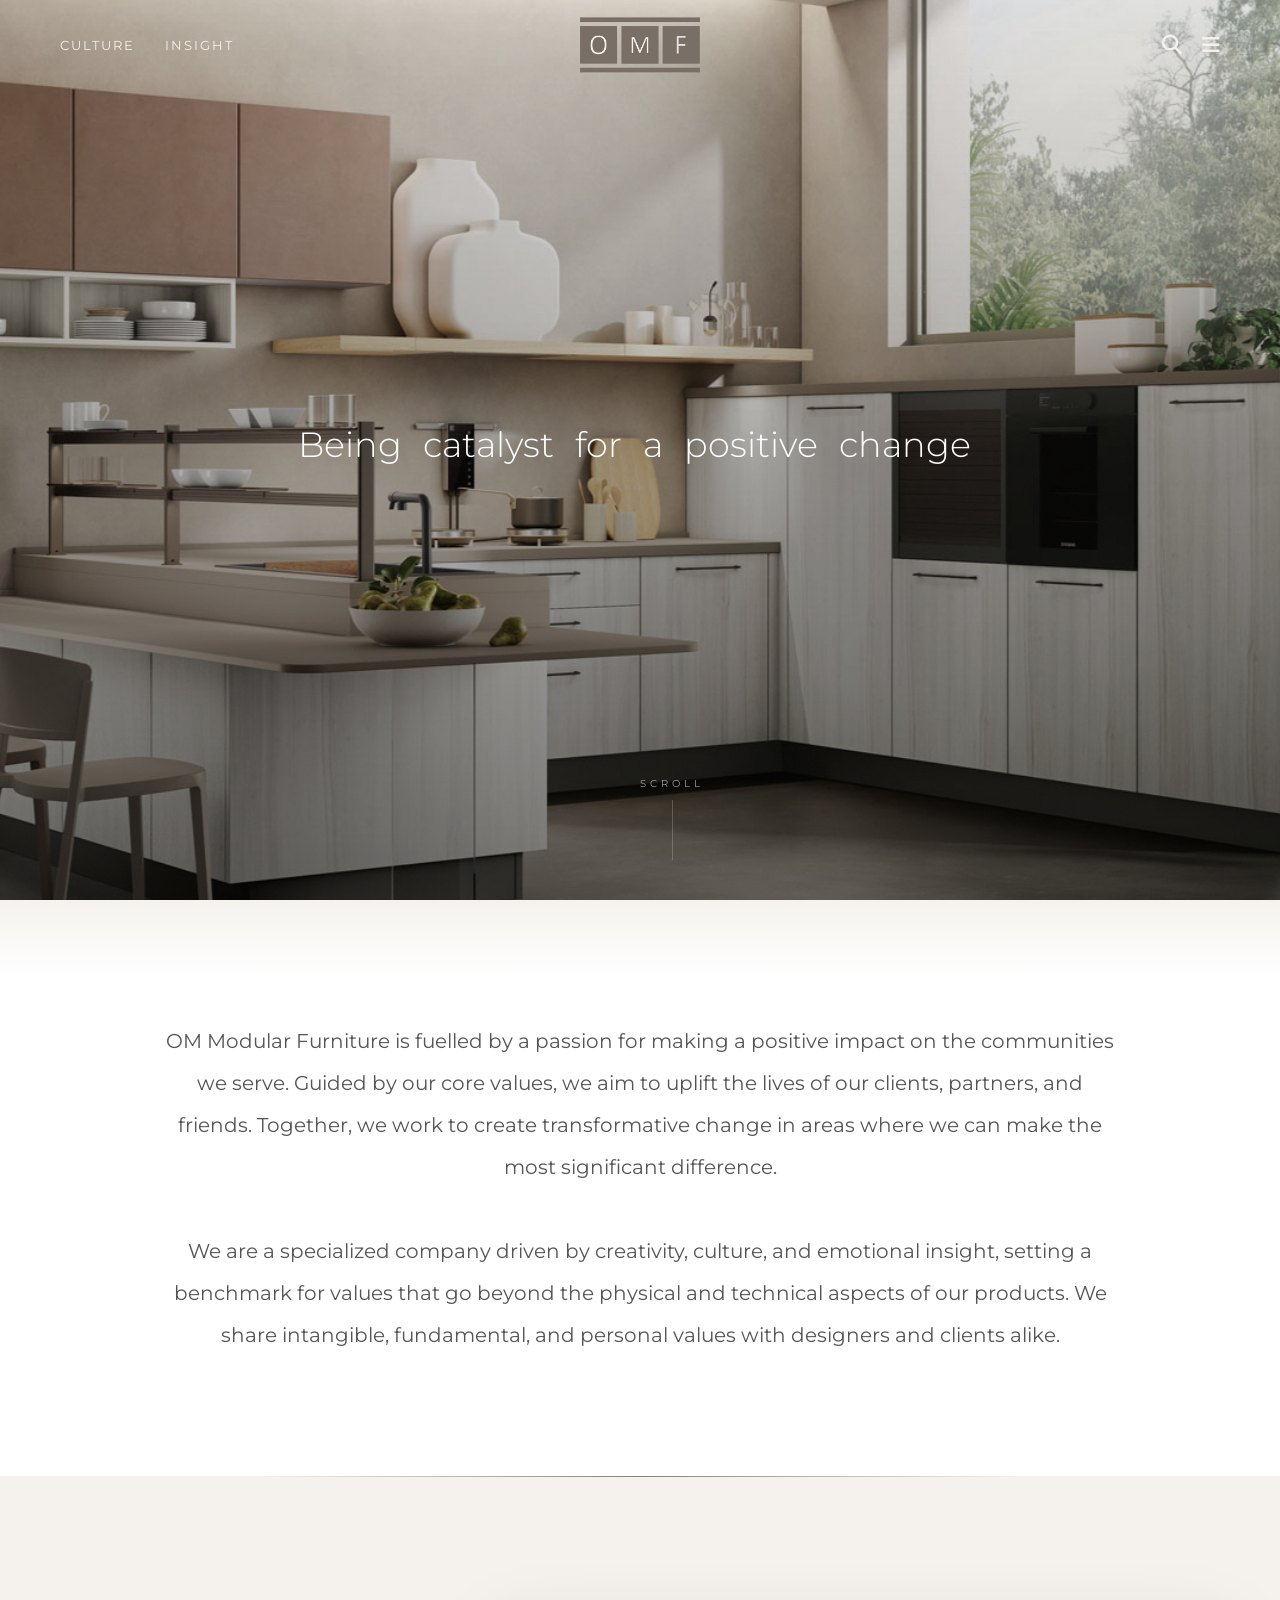
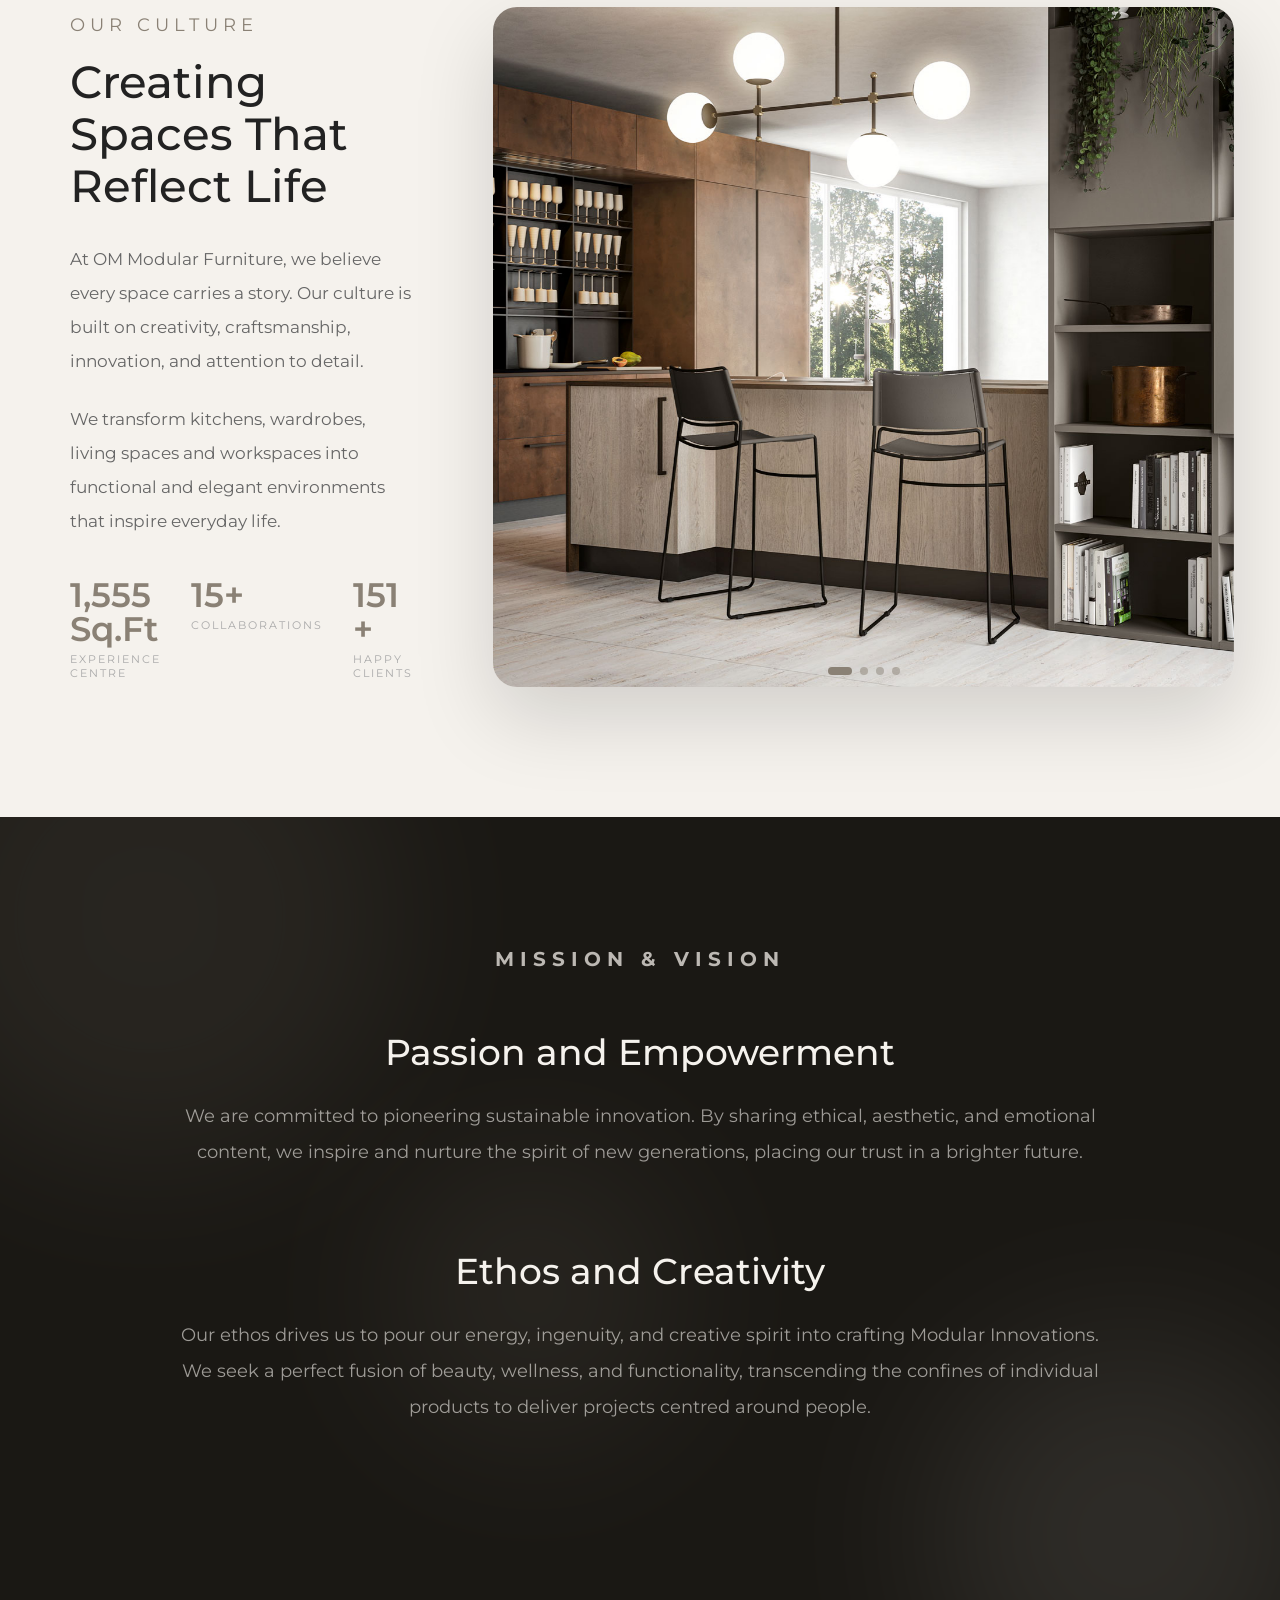
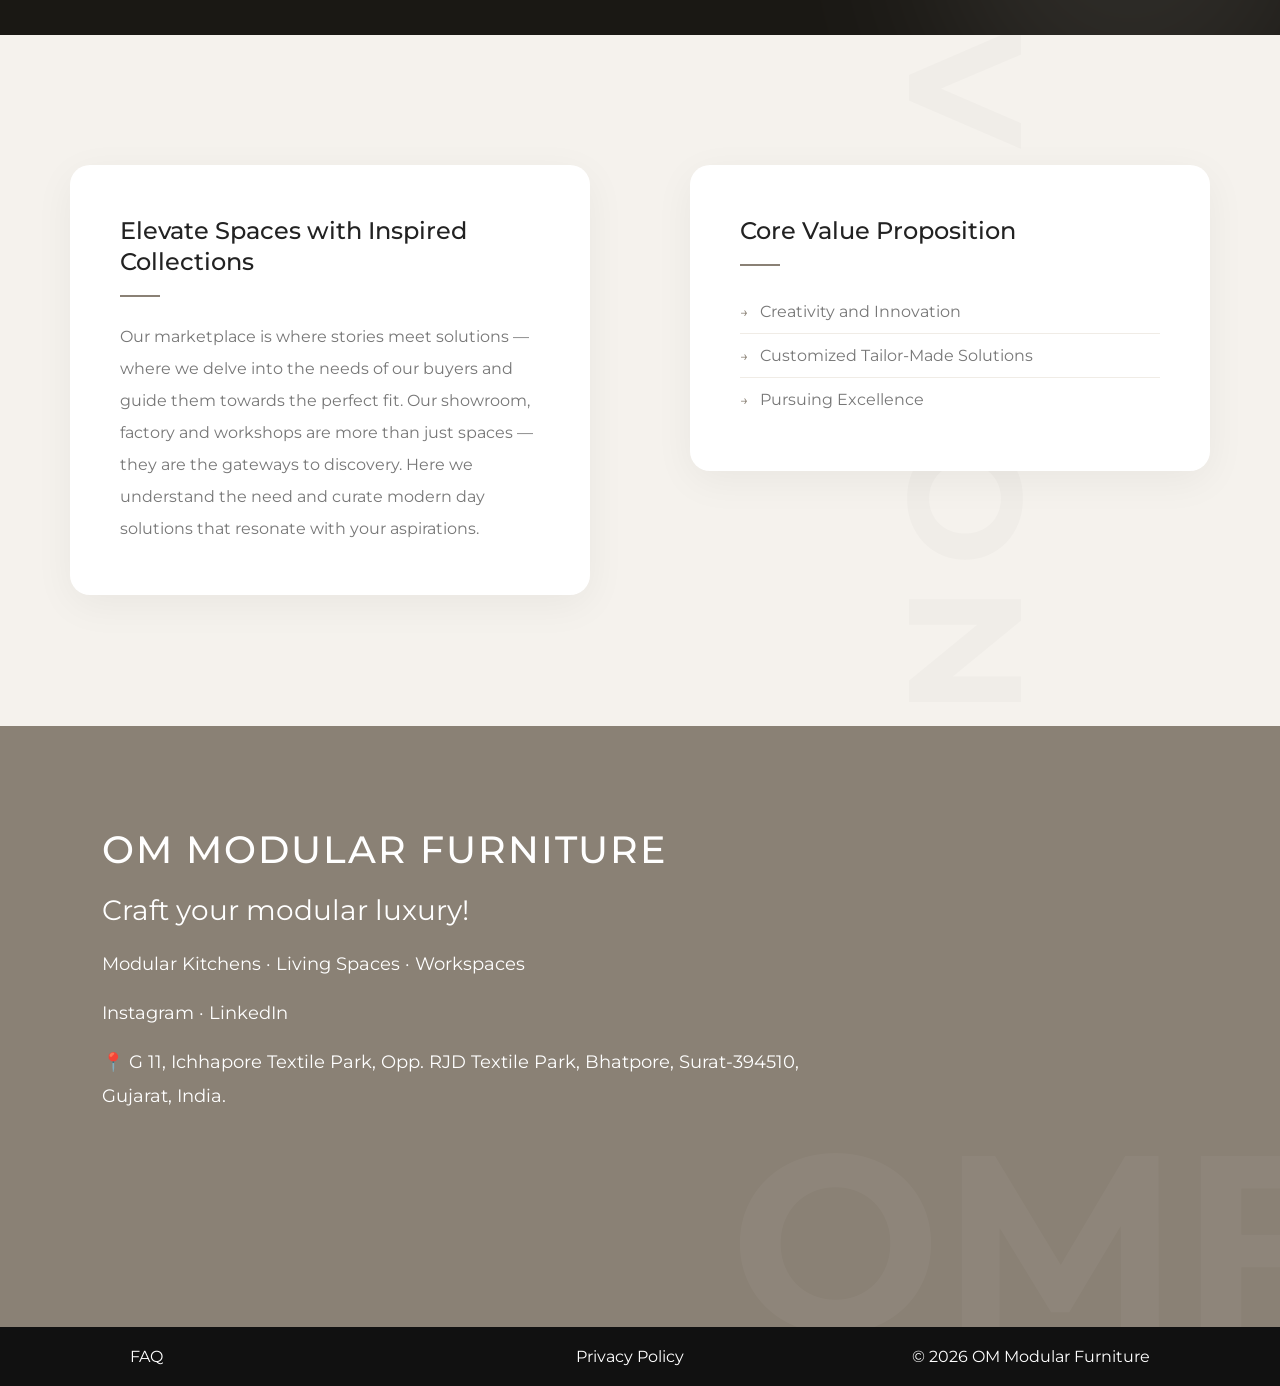
<file: Culture.html>
<!DOCTYPE html>
<html lang="en">

<head>
    <meta charset="UTF-8">
    <meta name="viewport" content="width=device-width, initial-scale=1.0">
    <title>About OM Modular Furniture Surat | Our Culture</title>

    <meta name="description"
        content="Know about OM Modular Furniture Surat, our design approach, quality and furniture craftsmanship.">
    <link
        href="https://fonts.googleapis.com/css2?family=Montserrat:wght@300;400;500;600&family=Poppins:wght@300;400;500;600&display=swap"
        rel="stylesheet">
    <link rel="stylesheet" href="https://cdnjs.cloudflare.com/ajax/libs/font-awesome/6.5.1/css/all.min.css">
    <link rel="stylesheet" href="https://cdn.jsdelivr.net/npm/swiper@11/swiper-bundle.min.css">
    <style>
        /* ============================
   RESET & BASE
============================ */
        *,
        *::before,
        *::after {
            margin: 0;
            padding: 0;
            box-sizing: border-box;
        }

        html {
            scroll-behavior: smooth;
        }

        html,
        body {
            width: 100%;
            overflow-x: hidden;
        }

        body {
            padding-top: 90px;
            font-family: 'Montserrat', sans-serif;
            background: #f5f2ed;
            color: #555;
            cursor: default;
        }

        img {
            max-width: 100%;
            height: auto;
            display: block;
        }

        :root {
            --cream: #f5f2ed;
            --taupe: #8A8175;
            --taupe-light: #bcb8b3;
            --dark: #111;
            --ease-out: cubic-bezier(0.22, 1, 0.36, 1);
            --ease-in-out: cubic-bezier(0.65, 0, 0.35, 1);
        }

        /* ============================
   GRAIN OVERLAY
============================ */
        body::before {
            content: '';
            position: fixed;
            inset: 0;
            pointer-events: none;
            z-index: 99990;
            opacity: 0.03;
            background-image: url("data:image/svg+xml,%3Csvg viewBox='0 0 256 256' xmlns='http://www.w3.org/2000/svg'%3E%3Cfilter id='noise'%3E%3CfeTurbulence type='fractalNoise' baseFrequency='0.9' numOctaves='4' stitchTiles='stitch'/%3E%3C/filter%3E%3Crect width='100%25' height='100%25' filter='url(%23noise)'/%3E%3C/svg%3E");
            background-size: 200px 200px;
        }

        /* ============================
   SCROLL PROGRESS
============================ */
        #progress-bar {
            position: fixed;
            top: 0;
            left: 0;
            height: 2px;
            background: linear-gradient(90deg, #8A8175, #bcb8b3, #8A8175);
            background-size: 200% 100%;
            z-index: 99997;
            width: 0%;
            transition: width .1s linear;
            animation: shimmer 2s linear infinite;
        }

        @keyframes shimmer {
            to {
                background-position: 200% 0;
            }
        }

        /* ============================
   HEADER
============================ */
        header {
            position: fixed;
            top: 0;
            left: 0;
            right: 0;
            height: 90px;
            display: flex;
            align-items: center;
            justify-content: space-between;
            padding: 0 60px;
            z-index: 1000;
            transition: background .4s ease, height .4s ease, transform .5s var(--ease-out);
            animation: headerDrop .8s .2s var(--ease-out) both;
        }

        @keyframes headerDrop {
            from {
                transform: translateY(-100%);
                opacity: 0
            }

            to {
                transform: translateY(0);
                opacity: 1
            }
        }

        header.scrolled {
            background: rgba(17, 17, 17, .92);
            backdrop-filter: blur(20px);
            height: 70px;
        }

        header.hide-header {
            transform: translateY(-100%);
        }

        .logo-area {
            display: flex;
            align-items: center;
            gap: 30px;
        }

        .logo-area a {
            text-decoration: none;
            color: #f5f2ed;
            font-size: 13px;
            letter-spacing: 2px;
            text-transform: uppercase;
            position: relative;
            transition: color .3s, letter-spacing .3s;
        }

        .logo-area a::after {
            content: '';
            position: absolute;
            bottom: -4px;
            left: 0;
            width: 0;
            height: 1px;
            background: #bcb8b3;
            transition: width .4s var(--ease-out);
        }

        .logo-area a:hover {
            color: #bcb8b3;
            letter-spacing: 3px;
        }

        .logo-area a:hover::after {
            width: 100%;
        }

        .logo {
            position: absolute;
            left: 50%;
            top: 50%;
            transform: translate(-50%, -50%);
            transition: transform .4s var(--ease-out), opacity .3s;
        }

        .logo img {
            width: 120px;
        }

        .logo:hover {
            transform: translate(-50%, -50%) scale(1.06);
            opacity: .85;
        }

        .icons {
            display: flex;
            align-items: center;
            gap: 20px;
        }

        .icons i {
            font-size: 20px;
            color: #f5f2ed;
            cursor: none;
            transition: color .3s, transform .3s;
        }

        .icons i:hover {
            color: #8A8175;
            transform: scale(1.15);
        }

        .search-box {
            position: relative;
        }

        .search-form {
            position: absolute;
            top: 50%;
            right: 45px;
            transform: translateY(-50%);
            width: 0;
            overflow: hidden;
            opacity: 0;
            transition: all .4s var(--ease-out);
        }

        .search-box.active .search-form {
            width: 250px;
            opacity: 1;
        }

        .search-input {
            width: 250px;
            height: 42px;
            padding: 0 15px;
            border: 1px solid rgba(138, 129, 117, .4);
            border-radius: 30px;
            outline: none;
            background: rgba(255, 255, 255, .9);
            font-family: 'Montserrat', sans-serif;
            transition: border-color .3s;
        }

        .search-input:focus {
            border-color: #8A8175;
        }

        .menu-btn {
            transition: transform .4s var(--ease-out);
        }

        .menu-box.active .menu-btn {
            transform: rotate(90deg);
            color: #b8aa9b;
        }

        .menu-dropdown {
            position: absolute;
            top: 55px;
            right: 0;
            width: 240px;
            background: rgba(255, 255, 255, .97);
            backdrop-filter: blur(20px);
            border-radius: 18px;
            padding: 15px 25px;
            box-shadow: 0 30px 60px rgba(0, 0, 0, .12);
            opacity: 0;
            visibility: hidden;
            transform: translateY(20px) scale(.97);
            transform-origin: top right;
            transition: opacity .35s, transform .35s var(--ease-out), visibility .35s;
            z-index: 9999;
        }

        .menu-dropdown a {
            display: block;
            text-decoration: none;
            color: #555;
            font-size: 15px;
            padding: 14px 0;
            border-bottom: 1px solid rgba(0, 0, 0, .06);
            transition: color .3s, padding-left .3s;
        }

        .menu-dropdown a:last-child {
            border-bottom: none;
        }

        .menu-dropdown a:hover {
            color: #8A8175;
            padding-left: 12px;
        }

        .menu-box.active .menu-dropdown {
            opacity: 1;
            visibility: visible;
            transform: translateY(0) scale(1);
        }

        /* ============================
   HERO BANNER
============================ */
        .culture-banner {
            width: 100%;
            height: 100vh;
            background: url("image/culture.jpg") center center/cover no-repeat;
            position: relative;
            margin-top: -90px;
            overflow: hidden;
        }

        /* Parallax inner */
        .banner-bg {
            position: absolute;
            inset: -10%;
            background: url("image/culture.jpg") center center/cover no-repeat;
            transform: scale(1.1);
            transition: transform 0s linear;
            will-change: transform;
        }

        .banner-overlay {
            position: absolute;
            inset: 0;
            background: linear-gradient(to bottom, rgba(0, 0, 0, .1) 0%, rgba(0, 0, 0, .5) 100%);
            display: flex;
            flex-direction: column;
            justify-content: center;
            align-items: center;
        }

        .hero-label {
            font-size: 11px;
            letter-spacing: 6px;
            text-transform: uppercase;
            color: rgba(255, 255, 255, .6);
            margin-bottom: 24px;
            opacity: 0;
            transform: translateY(20px);
            animation: fadeUp .8s 1s var(--ease-out) forwards;
        }

        .banner-overlay h1 {
            color: #fff;
            font-size: 35px;
            font-weight: 300;
            text-align: center;
            max-width: 800px;
            line-height: 1.25;
            overflow: hidden;
        }

        .banner-overlay h1 .word {
            display: inline-block;
            overflow: hidden;
            margin-right: 12px;
        }

        .banner-overlay h1 .word .char {
            display: inline-block;
            transform: translateY(110%);
            animation: charUp .7s var(--ease-out) forwards;
        }

        /* Scroll indicator */
        .scroll-indicator {
            position: absolute;
            bottom: 40px;
            left: 50%;
            transform: translateX(-50%);
            display: flex;
            flex-direction: column;
            align-items: center;
            gap: 10px;
            opacity: 0;
            animation: fadeUp .8s 2.2s var(--ease-out) forwards;
        }

        .scroll-indicator span {
            font-size: 10px;
            letter-spacing: 4px;
            color: rgba(255, 255, 255, .6);
            text-transform: uppercase;
        }

        .scroll-line {
            width: 1px;
            height: 60px;
            background: rgba(255, 255, 255, .2);
            position: relative;
            overflow: hidden;
        }

        .scroll-line::after {
            content: '';
            position: absolute;
            top: -100%;
            left: 0;
            width: 100%;
            height: 100%;
            background: linear-gradient(to bottom, transparent, rgba(255, 255, 255, .8));
            animation: scrollAnim 1.6s 2.5s ease-in-out infinite;
        }

        @keyframes scrollAnim {
            to {
                top: 200%;
            }
        }

        @keyframes charUp {
            to {
                transform: translateY(0);
            }
        }

        @keyframes fadeUp {
            to {
                opacity: 1;
                transform: translateY(0);
            }
        }

        /* ============================
   INTRO PARAGRAPH
============================ */
        .gg {
            background: #ffffff;
            padding: 120px 40px;
            position: relative;
            overflow: hidden;
        }

        .gg::before {
            content: '';
            position: absolute;
            top: -1px;
            left: 0;
            right: 0;
            height: 80px;
            background: linear-gradient(to bottom, #f5f2ed, transparent);
        }

        .gg .c1 {
            max-width: 950px;
            margin: 0 auto;
            text-align: center;
            font-size: 20px;
            line-height: 2.1;
            color: #555;
            opacity: 0;
            transform: translateY(40px);
            transition: opacity .9s var(--ease-out), transform .9s var(--ease-out);
        }

        .gg .c1.visible {
            opacity: 1;
            transform: translateY(0);
        }

        /* ============================
   DIVIDER LINE
============================ */
        .divider-line {
            width: 0%;
            height: 1px;
            background: linear-gradient(to right, transparent, #8A8175, transparent);
            margin: 0 auto;
            transition: width 1.2s var(--ease-out);
        }

        .divider-line.visible {
            width: 60%;
        }

        /* ============================
   CULTURE SECTION
============================ */
        .culture-section {
            width: 100%;
            max-width: 1500px;
            margin: 130px auto;
            padding: 0 70px;
            display: flex;
            align-items: center;
            justify-content: space-between;
            gap: 80px;
        }

        .culture-content {
            width: 35%;
        }

        .small-title {
            color: #8A8175;
            font-size: 18px;
            letter-spacing: 5px;
            text-transform: uppercase;
            display: block;
            margin-bottom: 20px;
            opacity: 0;
            transform: translateX(-20px);
            transition: opacity .7s .1s var(--ease-out), transform .7s .1s var(--ease-out);
        }

        .culture-section.visible .small-title {
            opacity: 1;
            transform: translateX(0);
        }

        .culture-content h2 {
            font-size: 45px;
            line-height: 1.15;
            margin: 0 0 30px;
            color: #222;
            font-weight: 500;
            opacity: 0;
            transform: translateY(30px);
            transition: opacity .8s .2s var(--ease-out), transform .8s .2s var(--ease-out);
        }

        .culture-section.visible .culture-content h2 {
            opacity: 1;
            transform: translateY(0);
        }

        .culture-content p {
            font-size: 17px;
            line-height: 2;
            color: #666;
            margin-bottom: 24px;
            opacity: 0;
            transform: translateY(20px);
            transition: opacity .8s .35s var(--ease-out), transform .8s .35s var(--ease-out);
        }

        .culture-section.visible .culture-content p:first-of-type {
            opacity: 1;
            transform: translateY(0);
        }

        .culture-content p:nth-of-type(2) {
            transition-delay: .5s;
        }

        .culture-section.visible .culture-content p {
            opacity: 1;
            transform: translateY(0);
        }

        /* STAT ROW */
        .stat-row {
            display: flex;
            gap: 30px;
            margin-top: 40px;
            opacity: 0;
            transform: translateY(20px);
            transition: opacity .8s .6s var(--ease-out), transform .8s .6s var(--ease-out);
        }

        .culture-section.visible .stat-row {
            opacity: 1;
            transform: translateY(0);
        }

        .stat-item {
            display: flex;
            flex-direction: column;
        }

        .stat-number {
            font-size: 34px;
            font-weight: 600;
            color: #8A8175;
            line-height: 1;
        }

        .stat-number .count {
            display: inline-block;
        }

        .stat-label {
            font-size: 11px;
            letter-spacing: 2px;
            color: #aaa;
            text-transform: uppercase;
            margin-top: 6px;
        }

        /* SLIDER */
        .culture-slider {
            width: 65%;
        }

        .myCultureSlider {
            width: 100%;
            height: 680px;
            border-radius: 24px;
            overflow: hidden;
            box-shadow: 0 30px 80px rgba(0, 0, 0, .15);
            opacity: 0;
            transform: translateX(60px) scale(.97);
            transition: opacity 1s .3s var(--ease-out), transform 1s .3s var(--ease-out);
        }

        .culture-section.visible .myCultureSlider {
            opacity: 1;
            transform: translateX(0) scale(1);
        }

        .myCultureSlider img {
            width: 100%;
            height: 100%;
            object-fit: cover;
        }

        /* Swiper custom */
        .swiper-pagination-bullet {
            background: #8A8175;
            opacity: .5;
        }

        .swiper-pagination-bullet-active {
            opacity: 1;
            width: 24px;
            border-radius: 4px;
            transition: width .3s;
        }

        /* ============================
   MISSION SECTION
============================ */
        .Graph {
            width: 100%;
            padding: 130px 20px;
            background: #1a1814;
            position: relative;
            overflow: hidden;
        }

        /* Ambient floating orbs */
        .orb {
            position: absolute;
            border-radius: 50%;
            filter: blur(80px);
            opacity: .12;
            pointer-events: none;
            animation: float 8s ease-in-out infinite;
        }

        .orb1 {
            width: 500px;
            height: 500px;
            background: #8A8175;
            top: -150px;
            left: -100px;
            animation-delay: 0s;
        }

        .orb2 {
            width: 400px;
            height: 400px;
            background: #bcb8b3;
            bottom: -100px;
            right: -50px;
            animation-delay: -4s;
        }

        .orb3 {
            width: 300px;
            height: 300px;
            background: #8A8175;
            top: 40%;
            left: 30%;
            animation-delay: -2s;
        }

        @keyframes float {

            0%,
            100% {
                transform: translate(0, 0) scale(1);
            }

            33% {
                transform: translate(30px, -20px) scale(1.05);
            }

            66% {
                transform: translate(-20px, 30px) scale(.95);
            }
        }

        .om {
            max-width: 950px;
            margin: 0 auto;
            text-align: center;
            position: relative;
            z-index: 1;
        }

        .om h3 {
            font-size: 20px;
            letter-spacing: 6px;
            text-transform: uppercase;
            color: #bcb8b3;
            margin-bottom: 60px;
            opacity: 0;
            transform: translateY(30px);
            transition: opacity .8s var(--ease-out), transform .8s var(--ease-out);
        }

        .om h3.visible {
            opacity: 1;
            transform: translateY(0);
        }

        .mission-block {
            margin-bottom: 80px;
            opacity: 0;
            transform: translateY(40px);
            transition: opacity .9s var(--ease-out), transform .9s var(--ease-out);
        }

        .mission-block.visible {
            opacity: 1;
            transform: translateY(0);
        }

        .mission-block:nth-child(3) {
            transition-delay: .2s;
        }

        .mission-block h4 {
            font-size: 36px;
            font-weight: 500;
            color: #f5f2ed;
            margin-bottom: 24px;
            line-height: 1.2;
        }

        .mission-block p {
            font-size: 18px;
            line-height: 2;
            color: rgba(245, 242, 237, .6);
        }

        /* ============================
   VISION ROW
============================ */
        .vision-section {
            background: #f5f2ed;
            padding: 130px 70px;
            position: relative;
            overflow: hidden;
        }

        .vision-section::before {
            content: 'VISION';
            position: absolute;
            right: -40px;
            top: 50%;
            transform: translateY(-50%) rotate(90deg);
            font-size: 160px;
            font-weight: 700;
            color: rgba(138, 129, 117, .04);
            letter-spacing: 20px;
            pointer-events: none;
            white-space: nowrap;
        }

        .vision-row {
            max-width: 1200px;
            margin: 0 auto;
            display: flex;
            justify-content: space-between;
            align-items: flex-start;
            gap: 100px;
        }

        .vision-card {
            flex: 1;
            padding: 50px;
            background: #fff;
            border-radius: 20px;
            box-shadow: 0 10px 40px rgba(0, 0, 0, .05);
            transition: transform .5s var(--ease-out), box-shadow .5s var(--ease-out);
            opacity: 0;
            transform: translateY(40px);
            transition: opacity .9s var(--ease-out), transform .9s var(--ease-out), box-shadow .3s;
            will-change: transform;
        }

        .vision-card.visible {
            opacity: 1;
            transform: translateY(0);
        }

        .vision-card:nth-child(2) {
            transition-delay: .2s;
        }

        .vision-card:hover {
            box-shadow: 0 30px 80px rgba(0, 0, 0, .12);
        }

        .vision-card h4 {
            font-size: 24px;
            color: #222;
            margin-bottom: 24px;
            font-weight: 500;
            line-height: 1.3;
            position: relative;
            padding-bottom: 20px;
        }

        .vision-card h4::after {
            content: '';
            position: absolute;
            bottom: 0;
            left: 0;
            width: 40px;
            height: 2px;
            background: #8A8175;
            transition: width .4s var(--ease-out);
        }

        .vision-card:hover h4::after {
            width: 100%;
        }

        .vision-card p {
            font-size: 16px;
            line-height: 2;
            color: #777;
        }

        .value-list {
            list-style: none;
            padding: 0;
        }

        .value-list li {
            padding: 12px 0;
            border-bottom: 1px solid #f0ece6;
            font-size: 16px;
            color: #777;
            display: flex;
            align-items: center;
            gap: 12px;
            transition: color .3s, padding-left .3s;
        }

        .value-list li:last-child {
            border-bottom: none;
        }

        .value-list li::before {
            content: '→';
            color: #8A8175;
            font-size: 14px;
            transition: transform .3s;
        }

        .value-list li:hover {
            color: #555;
            padding-left: 8px;
        }

        .value-list li:hover::before {
            transform: translateX(4px);
        }

        /* ============================
   CONTACT
============================ */
        .contact {
            background: #8A8175;
            color: white;
            padding: 100px 8%;
            position: relative;
            overflow: hidden;
        }

        .contact::before {
            content: 'OMF';
            position: absolute;
            right: -60px;
            bottom: -40px;
            font-size: 250px;
            font-weight: 700;
            color: rgba(255, 255, 255, .04);
            pointer-events: none;
            user-select: none;
            line-height: 1;
        }

        .contact h1 {
            font-size: 38px;
            font-weight: 500;
            text-align: left;
            letter-spacing: 2px;
            text-transform: uppercase;
            color: white;
            margin-bottom: 20px;
        }

        .contact h2 {
            font-size: 28px;
            font-weight: 400;
            margin-bottom: 20px;
            text-align: left;
        }

        .contact p {
            margin: 15px 0;
            font-size: 18px;
            text-align: left;
            max-width: 700px;
            line-height: 1.9;
        }

        /* ============================
           FOOTER
        ============================ */
        footer {
            display: flex;
            justify-content: space-between;
            align-items: center;
            padding: 20px 40px;
            background-color: #111;
            color: #fff;
            font-size: 16px;
        }

        .footer-left {
            flex: 1;
            text-align: left;
            margin-left: 90px;
            font-size: 16px;
        }

        .footer-center {
            flex: 1;
            text-align: center;
            margin-right: 20px;
            font-size: 16px;
        }

        .footer-right {
            flex: 1;
            text-align: right;
            margin-right: 90px;
            font-size: 16px;
        }

        footer a {
            color: #fff;
            text-decoration: none;
            transition: color .3s ease;
        }

        footer a:hover {
            color: #ccc;
        }

        /* ============================
   MOBILE
============================ */
        @media(max-width:768px) {
            body {
                padding-top: 75px;
                cursor: auto;
            }

            #cursor-dot,
            #cursor-ring {
                display: none;
            }

            header {
                height: 75px;
                padding: 0 15px;
            }

            .logo-area a {
                font-size: 12px;
            }

            .logo {
                position: absolute;
                left: 50%;
                top: 12px;
                transform: translateX(-50%);
            }

            .logo img {
                width: 75px;
            }

            .icons i {
                font-size: 22px;
            }

            .culture-banner {
                height: 60vh;
            }

            .banner-overlay h1 {
                font-size: 28px;
                padding: 0 20px;
            }

            .gg {
                padding: 60px 20px;
            }

            .gg .c1 {
                font-size: 16px;
            }

            .culture-section {
                flex-direction: column;
                padding: 0 20px;
                gap: 40px;
                margin: 70px auto;
            }

            .culture-content,
            .culture-slider {
                width: 100%;
            }

            .culture-content h2 {
                font-size: 34px;
            }

            .myCultureSlider {
                height: 320px;
                border-radius: 16px;
            }

            .stat-row {
                flex-direction: column;
                gap: 20px;
            }

            .Graph {
                padding: 80px 20px;
            }

            .mission-block h4 {
                font-size: 26px;
            }

            .mission-block p {
                font-size: 16px;
            }

            .vision-section {
                padding: 80px 20px;
            }

            .vision-row {
                flex-direction: column;
                gap: 20px;
            }

            .vision-card {
                padding: 30px;
            }

            .contact {
                padding: 70px 20px;
            }

            .contact h1 {
                font-size: 28px;
            }

            .contact-grid {
                grid-template-columns: 1fr;
                gap: 24px;
            }

            footer {
                gap: 15px;
            }
        }

        @media(max-width:991px) {
            .vision-section::before {
                display: none;
            }
        }

        /* CONTACT REVEAL ANIMATION */

        .contact .reveal {
            opacity: 0;
            transform: translateY(40px);
            transition: opacity .8s var(--ease-out),
                transform .8s var(--ease-out);
        }

        .contact .reveal.visible {
            opacity: 1;
            transform: translateY(0);
        }

        @media(max-width:768px) {

            header {
                height: 75px;
                padding: 0 15px;
                position: fixed;
                top: 0;
                display: flex;
                align-items: center;
                justify-content: space-between;
            }

            .logo {
                position: absolute;
                left: 50%;
                top: 50%;
                transform: translate(-50%, -50%);
                width: auto;
            }

            .logo img {
                width: 75px;
            }

            .logo-area {
                display: flex;
                gap: 12px;
                align-items: center;
            }

            .logo-area a {
                font-size: 12px;
            }

            .icons {
                display: flex;
                align-items: center;
                gap: 15px;
            }

            .icons i {
                font-size: 22px;
            }
        }

        /* ============================
           FOOTER
        ============================ */
        footer {
            display: flex;
            justify-content: space-between;
            align-items: center;
            padding: 20px 40px;
            background-color: #111;
            color: #fff;
            font-size: 16px;
        }

        .footer-left {
            flex: 1;
            text-align: left;
            margin-left: 90px;
            font-size: 16px;
        }

        .footer-center {
            flex: 1;
            text-align: center;
            margin-right: 20px;
            font-size: 16px;
        }

        .footer-right {
            flex: 1;
            text-align: right;
            margin-right: 90px;
            font-size: 16px;
        }

        footer a {
            color: #fff;
            text-decoration: none;
            transition: color .3s ease;
        }

        footer a:hover {
            color: #ccc;
        }

        /* ============================
   MOBILE HERO FINAL FIX
============================ */

        @media(max-width:768px) {

            .culture-banner {
                height: 60vh;
                margin-top: -75px;
                background-position: center center;
            }


            .banner-bg {
                inset: 0;
                background-position: center center;
                transform: scale(1);
            }


            .banner-overlay {
                justify-content: center;
                padding: 0 20px;
            }


            .banner-overlay h1 {
                font-size: 26px;
                line-height: 1.35;
                max-width: 330px;
                text-align: center;
            }

        }

        /* ============================
   MOBILE HEADER
============================ */

        @media (max-width:768px) {

            header {
                height: 75px;
                padding: 0 15px;
                background: rgba(17, 17, 17, .75);
                backdrop-filter: blur(15px);
            }


            .logo-area {
                display: flex;
                gap: 12px;
                flex-shrink: 0;
            }


            .logo-area a {
                font-size: 10px;
                letter-spacing: 1px;
            }


            .logo {
                position: absolute;
                left: 50%;
                transform: translate(-50%, -50%);
            }


            .logo img {
                width: 90px;
            }


            .icons {
                gap: 12px;
                flex-shrink: 0;
            }


            .icons i {
                font-size: 17px;
            }


            .search-form {
                right: 0;
                top: 55px;
            }


            .search-box.active .search-form {
                width: 190px;
            }


            .search-input {
                width: 190px;
                height: 38px;
            }


            .menu-dropdown {
                position: fixed;
                top: 75px;
                right: 12px;
                width: 210px;
            }

        }



        /* SMALL MOBILE */
        @media(max-width:420px) {

            header {
                padding: 0 10px;
            }


            .logo-area {
                gap: 8px;
            }


            .logo-area a {
                font-size: 9px;
            }


            .logo img {
                width: 75px;
            }


            .icons {
                gap: 8px;
            }


            .icons i {
                font-size: 16px;
            }

        }

        /* ===== MOBILE FOOTER ===== */

        @media (max-width:768px) {

            footer {
                display: flex;
                flex-direction: column;
                justify-content: center;
                align-items: center;
                gap: 18px;

                background: #111;
                color: #fff;

                padding: 30px 20px;

                text-align: center;
            }

            .footer-left,
            .footer-center,
            .footer-right {
                width: 100%;
                margin: 0;
                padding: 0;
                text-align: center;
            }

            .footer-left a,
            .footer-center a {
                color: #fff;
                text-decoration: none;
                font-size: 15px;
                letter-spacing: .5px;
            }

            .footer-right {
                font-size: 14px;
                color: #d8d8d8;
            }

        }
    </style>
</head>

<body>

    <!-- Progress Bar -->
    <div id="progress-bar"></div>

    <header id="mainHeader">
        <div class="logo-area">
            <a href="culture.html">Culture</a>
            <a href="insight.html">Insight</a>
        </div>
        <div class="logo">
            <a href="Om.html"><img src="image/logo.png" alt="OM Modular"></a>
        </div>
        <div class="icons">
            <div class="search-box">
                <i class="fas fa-search search-btn"></i>
                <form class="search-form">
                    <input class="search-input" type="text" placeholder="Search...">
                </form>
            </div>
            <div class="menu-box">
                <i class="fas fa-bars menu-btn"></i>
                <div class="menu-dropdown">
                    <a href="modular-kitchen.html">Modular Kitchen</a>
                    <a href="living-space.html">Living Space</a>
                    <a href="workspace.html">Workspace</a>
                    <a href="contact.html">Contact</a>
                </div>
            </div>
        </div>
    </header>

    <!-- HERO -->
    <section class="culture-hero">
        <div class="culture-banner">
            <div class="banner-bg" id="parallaxBg"></div>
            <div class="banner-overlay">
                <h1 id="heroTitle">Being catalyst for a positive change</h1>
            </div>
            <div class="scroll-indicator">
                <span>Scroll</span>
                <div class="scroll-line"></div>
            </div>
        </div>
    </section>

    <!-- INTRO -->
    <div class="gg">
        <p class="c1 scroll-reveal">
            OM Modular Furniture is fuelled by a passion for making a positive impact on the communities we serve.
            Guided by our core values, we aim to uplift the lives of our clients, partners, and friends.
            Together, we work to create transformative change in areas where we can make the most significant
            difference.
            <br><br>
            We are a specialized company driven by creativity, culture, and emotional insight, setting a benchmark
            for values that go beyond the physical and technical aspects of our products.
            We share intangible, fundamental, and personal values with designers and clients alike.
        </p>
    </div>

    <div class="divider-line scroll-line-reveal" style="margin:0 auto;"></div>

    <!-- CULTURE SECTION -->
    <section class="culture-section" id="cultureSection">
        <div class="culture-content">
            <span class="small-title">Our Culture</span>
            <h2>Creating Spaces That Reflect Life</h2>
            <p>
                At OM Modular Furniture, we believe every space carries a story.
                Our culture is built on creativity, craftsmanship, innovation,
                and attention to detail.
            </p>
            <p>
                We transform kitchens, wardrobes, living spaces and workspaces
                into functional and elegant environments that inspire everyday life.
            </p>
            <div class="stat-row">
                <div class="stat-item">
                    <div class="stat-number"><span class="count" data-target="5000">0</span> Sq.Ft</div>
                    <div class="stat-label">Experience Centre</div>
                </div>
                <div class="stat-item">
                    <div class="stat-number"><span class="count" data-target="50">0</span>+</div>
                    <div class="stat-label">Collaborations</div>
                </div>
                <div class="stat-item">
                    <div class="stat-number"><span class="count" data-target="500">0</span>+</div>
                    <div class="stat-label">Happy Clients</div>
                </div>
            </div>
        </div>

        <div class="culture-slider">
            <div class="swiper myCultureSlider">
                <div class="swiper-wrapper">

                    <div class="swiper-slide">
                        <img src="image/culture1.jpg"
                            alt="Modern Modular Furniture Interior Design by OM Modular Furniture Surat">
                    </div>

                    <div class="swiper-slide">
                        <img src="image/culture2.jpg" alt="Luxury Modular Kitchen Design Surat OM Modular Furniture">
                    </div>

                    <div class="swiper-slide">
                        <img src="image/culture3.jpg" alt="Custom Furniture Solutions and Interior Design Surat">
                    </div>

                    <div class="swiper-slide">
                        <img src="image/culture4.jpg" alt="Premium Home Interior Furniture Design by OM Modular">
                    </div>

                </div>

                <div class="swiper-pagination"></div>
            </div>
        </div>
    </section>

    <!-- MISSION -->
    <section class="Graph">
        <div class="orb orb1"></div>
        <div class="orb orb2"></div>
        <div class="orb orb3"></div>
        <div class="om">
            <h3 class="scroll-reveal">Mission &amp; Vision</h3>
            <div class="mission-block scroll-reveal">
                <h4>Passion and Empowerment</h4>
                <p>We are committed to pioneering sustainable innovation. By sharing ethical, aesthetic, and emotional
                    content,
                    we inspire and nurture the spirit of new generations, placing our trust in a brighter future.</p>
            </div>
            <div class="mission-block scroll-reveal">
                <h4>Ethos and Creativity</h4>
                <p>Our ethos drives us to pour our energy, ingenuity, and creative spirit into crafting Modular
                    Innovations.
                    We seek a perfect fusion of beauty, wellness, and functionality,
                    transcending the confines of individual products to deliver projects centred around people.</p>
            </div>
        </div>
    </section>

    <!-- VISION -->
    <section class="vision-section">
        <div class="vision-row">
            <div class="vision-card scroll-reveal" id="card1">
                <h4>Elevate Spaces with Inspired Collections</h4>
                <p>Our marketplace is where stories meet solutions — where we delve into the needs of our buyers and
                    guide
                    them towards the perfect fit. Our showroom, factory and workshops are more than just spaces — they
                    are
                    the gateways to discovery. Here we understand the need and curate modern day solutions that resonate
                    with your aspirations.</p>
            </div>
            <div class="vision-card scroll-reveal" id="card2">
                <h4>Core Value Proposition</h4>
                <ul class="value-list">
                    <li>Creativity and Innovation</li>
                    <li>Customized Tailor-Made Solutions</li>
                    <li>Pursuing Excellence</li>
                </ul>
            </div>
        </div>
    </section>

    <!-- CONTACT -->
    <section class="contact">
        <h1 class="reveal">Om Modular Furniture</h1>
        <h2 class="reveal">Craft your modular luxury!</h2>
        <p class="reveal">Modular Kitchens · Living Spaces · Workspaces</p>
        <p class="reveal">Instagram · LinkedIn</p>
        <p class="reveal">
            📍 G 11, Ichhapore Textile Park, Opp. RJD Textile Park,
            Bhatpore, Surat-394510, Gujarat, India.
        </p>
        <p class="reveal">📞 +91 99130 08830</p>
        <p class="reveal">📧 ommodular11@gmail.com</p>
    </section>

    <!-- FOOTER -->
    <footer>
        <div class="footer-left"><a href="FAQ.html">FAQ</a></div>
        <div class="footer-center"><a href="privacy-policy.html">Privacy Policy</a></div>
        <div class="footer-right">© 2026 OM Modular Furniture</div>
    </footer>


    <script src="https://cdn.jsdelivr.net/npm/swiper@11/swiper-bundle.min.js"></script>
    <script>

        /* ============================
           PROGRESS BAR
        ============================ */
        const progressBar = document.getElementById('progress-bar');
        window.addEventListener('scroll', () => {
            const pct = (window.scrollY / (document.body.scrollHeight - window.innerHeight)) * 100;
            progressBar.style.width = pct + '%';
        });

        /* ============================
           HEADER SCROLL
        ============================ */
        const header = document.getElementById('mainHeader');
        let lastScroll = 0;
        window.addEventListener('scroll', () => {
            const y = window.scrollY;
            header.classList.toggle('scrolled', y > 60);
            header.classList.toggle('hide-header', y > lastScroll + 10 && y > 300);
            if (y < lastScroll || y < 100) header.classList.remove('hide-header');
            lastScroll = y;
        });

        /* ============================
           PARALLAX HERO
        ============================ */
        const parallaxBg = document.getElementById('parallaxBg');
        window.addEventListener('scroll', () => {
            const y = window.scrollY;
            if (y < window.innerHeight * 1.5) {
                parallaxBg.style.transform = `translateY(${y * 0.35}px) scale(1.1)`;
            }
        }, { passive: true });

        /* ============================
           HERO TEXT SPLIT ANIMATION
        ============================ */
        function splitAndAnimate() {
            const h1 = document.getElementById('heroTitle');
            const text = h1.textContent;
            const words = text.split(' ');
            h1.innerHTML = '';
            words.forEach((word, wi) => {
                const wordSpan = document.createElement('span');
                wordSpan.className = 'word';
                [...word].forEach((char, ci) => {
                    const charSpan = document.createElement('span');
                    charSpan.className = 'char';
                    charSpan.textContent = char;
                    const delay = (wi * 0.08 + ci * 0.025 + 1.2);
                    charSpan.style.animationDelay = delay + 's';
                    wordSpan.appendChild(charSpan);
                });
                h1.appendChild(wordSpan);
                if (wi < words.length - 1) h1.appendChild(document.createTextNode(' '));
            });
        }
        splitAndAnimate();

        /* ============================
           INTERSECTION OBSERVER REVEALS
        ============================ */
        const io = new IntersectionObserver((entries) => {
            entries.forEach(e => {
                if (e.isIntersecting) {
                    e.target.classList.add('visible');
                    // Trigger count if stat row
                    if (e.target.classList.contains('stat-row') || e.target.closest('.culture-section.visible')) {
                        startCounters();
                    }
                    io.unobserve(e.target);
                }
            });
        }, { threshold: 0.15 });

        document.querySelectorAll('.scroll-reveal, .scroll-line-reveal').forEach(el => {
            if (el.classList.contains('scroll-line-reveal')) {
                el.classList.add('divider-line');
            }
            io.observe(el);
        });

        // Culture section trigger
        const cultureSection = document.getElementById('cultureSection');
        const csObs = new IntersectionObserver(entries => {
            if (entries[0].isIntersecting) {
                cultureSection.classList.add('visible');
                setTimeout(startCounters, 600);
                csObs.disconnect();
            }
        }, { threshold: 0.1 });
        csObs.observe(cultureSection);

        // Vision cards
        document.querySelectorAll('.vision-card').forEach((card, i) => {
            const obs = new IntersectionObserver(entries => {
                if (entries[0].isIntersecting) {
                    setTimeout(() => card.classList.add('visible'), i * 150);
                    obs.disconnect();
                }
            }, { threshold: 0.15 });
            obs.observe(card);
        });

        // Mission blocks
        document.querySelectorAll('.mission-block').forEach((block, i) => {
            const obs = new IntersectionObserver(entries => {
                if (entries[0].isIntersecting) {
                    setTimeout(() => block.classList.add('visible'), i * 200);
                    obs.disconnect();
                }
            }, { threshold: 0.1 });
            obs.observe(block);
        });

        /* ============================
      CONTACT REVEAL
   ============================ */

        document.querySelectorAll('.contact .reveal').forEach((el, i) => {
            const obs = new IntersectionObserver(entries => {
                if (entries[0].isIntersecting) {
                    setTimeout(() => {
                        el.classList.add('visible');
                    }, i * 180);
                    obs.disconnect();
                }
            }, {
                threshold: 0.15
            });

            obs.observe(el);
        });
        /* ============================
           COUNTER ANIMATION
        ============================ */
        let countersStarted = false;
        function startCounters() {
            if (countersStarted) return;
            countersStarted = true;
            document.querySelectorAll('.count').forEach(counter => {
                const target = parseInt(counter.dataset.target);
                const duration = 1800;
                const step = target / (duration / 16);
                let current = 0;
                const timer = setInterval(() => {
                    current += step;
                    if (current >= target) { current = target; clearInterval(timer); }
                    counter.textContent = Math.floor(current).toLocaleString();
                }, 16);
            });
        }

        /* ============================
           TILT EFFECT ON VISION CARDS
        ============================ */
        document.querySelectorAll('.vision-card').forEach(card => {
            card.addEventListener('mousemove', e => {
                const rect = card.getBoundingClientRect();
                const cx = rect.left + rect.width / 2;
                const cy = rect.top + rect.height / 2;
                const dx = (e.clientX - cx) / (rect.width / 2);
                const dy = (e.clientY - cy) / (rect.height / 2);
                card.style.transform = `translateY(0) perspective(800px) rotateX(${-dy * 5}deg) rotateY(${dx * 5}deg) scale(1.02)`;
            });
            card.addEventListener('mouseleave', () => {
                card.style.transform = '';
            });
        });

        /* ============================
           SWIPER
        ============================ */
        new Swiper('.myCultureSlider', {
            loop: true,
            autoplay: { delay: 2800, disableOnInteraction: false },
            speed: 1400,
            effect: 'slide',
            pagination: { el: '.swiper-pagination', clickable: true },
            on: {
                slideChangeTransitionStart: function () {
                    const active = this.slides[this.activeIndex];
                    if (active) {
                        active.querySelector('img').style.transform = 'scale(1.08)';
                        active.querySelector('img').style.transition = 'transform 1.4s cubic-bezier(0.22,1,0.36,1)';
                        setTimeout(() => {
                            if (active.querySelector('img'))
                                active.querySelector('img').style.transform = 'scale(1)';
                        }, 1400);
                    }
                }
            }
        });

        /* ============================
           MENU & SEARCH
        ============================ */
        document.addEventListener('DOMContentLoaded', () => {
            const menuBtn = document.querySelector('.menu-btn');
            const menuBox = document.querySelector('.menu-box');
            menuBtn.addEventListener('click', e => { e.stopPropagation(); menuBox.classList.toggle('active'); });
            document.addEventListener('click', () => menuBox.classList.remove('active'));
        });

        const searchBtn = document.querySelector('.search-btn');
        const searchBox = document.querySelector('.search-box');
        const searchInput = document.querySelector('.search-input');
        const searchForm = document.querySelector('.search-form');

        searchBtn.addEventListener('click', e => {
            e.stopPropagation();
            searchBox.classList.toggle('active');
            if (searchBox.classList.contains('active')) setTimeout(() => searchInput.focus(), 200);
        });
        searchBox.addEventListener('click', e => e.stopPropagation());
        document.addEventListener('click', () => searchBox.classList.remove('active'));

        searchForm.addEventListener('submit', e => {
            e.preventDefault();
            const v = searchInput.value.toLowerCase().trim();
            if (v.includes('kitchen')) location.href = 'modular-kitchen.html';
            else if (v.includes('living') || v.includes('space')) location.href = 'living-space.html';
            else if (v.includes('work') || v.includes('office')) location.href = 'workspace.html';
            else if (v.includes('contact')) location.href = 'contact.html';
            else if (v.includes('culture')) location.href = 'culture.html';
            else if (v.includes('insight') || v.includes('design')) location.href = 'insight.html';
            else alert('Page not found');
        });
    </script>
</body>

</html>
</file>
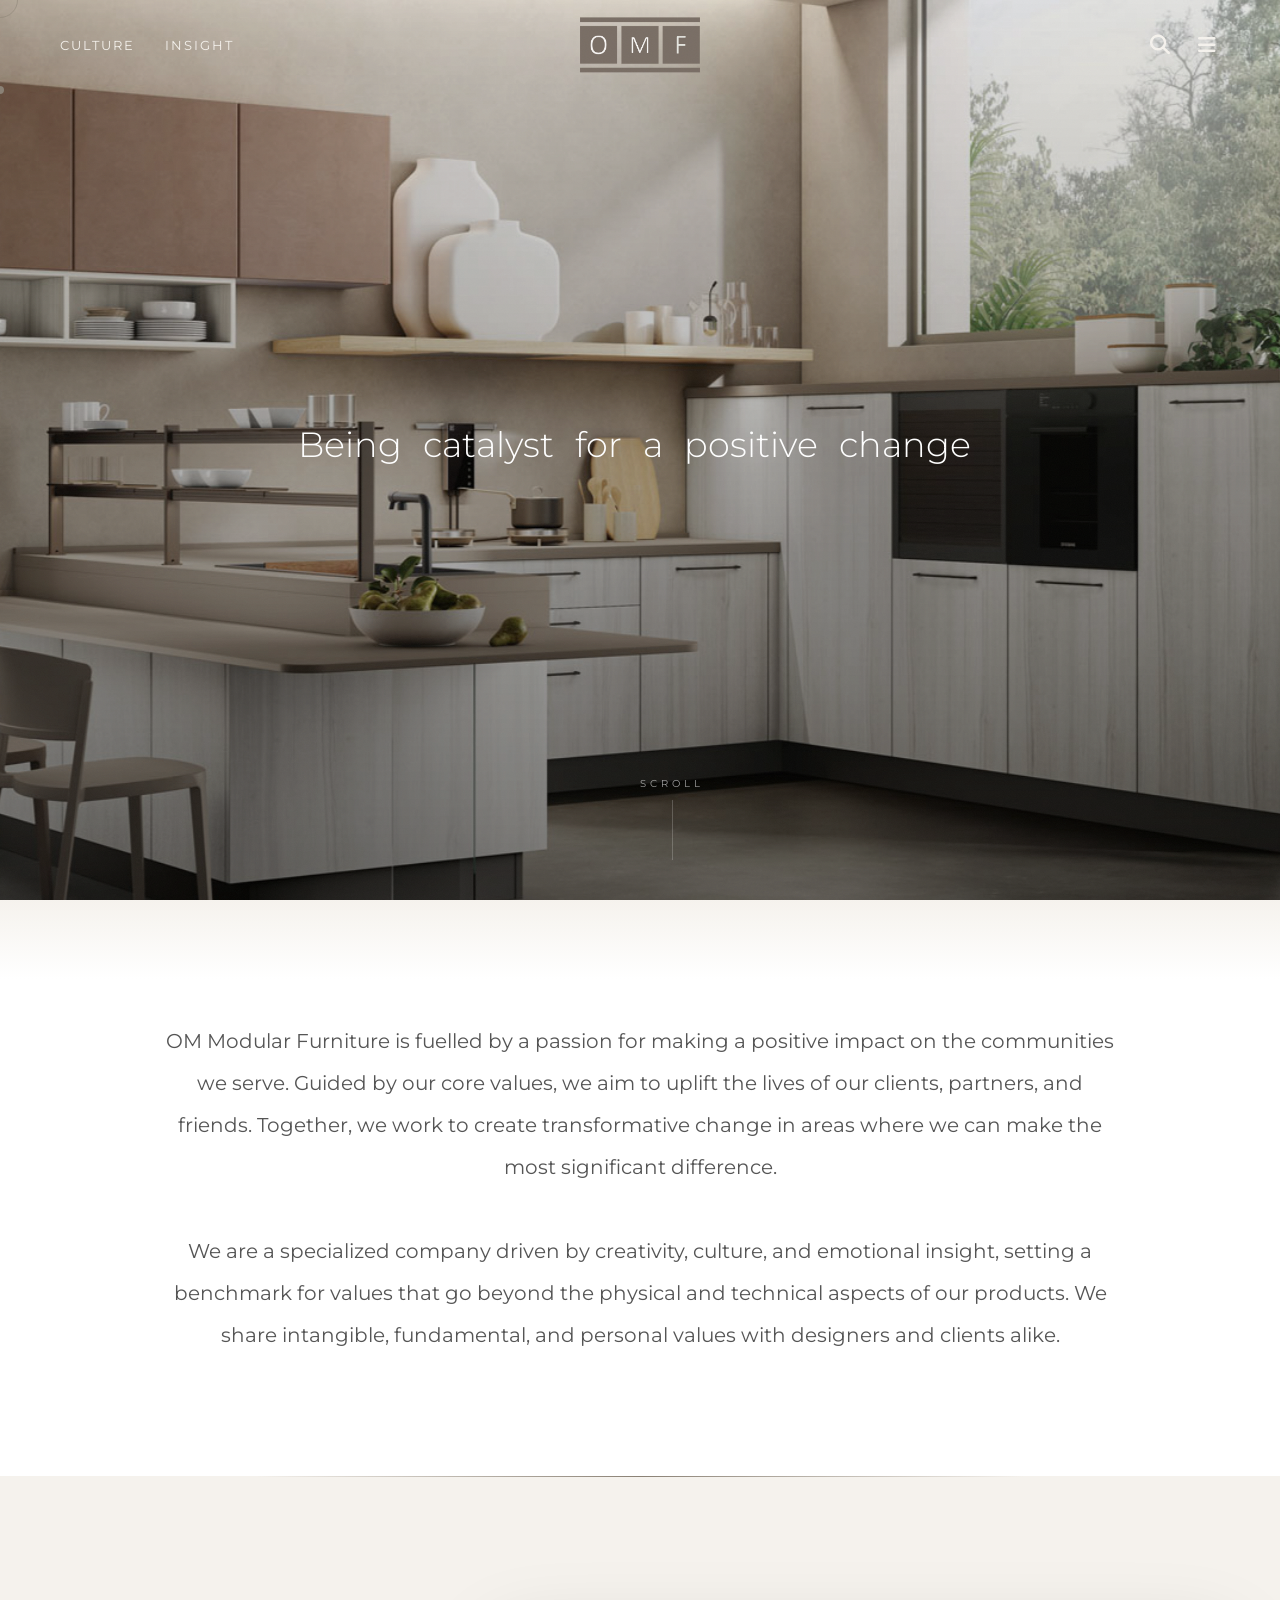
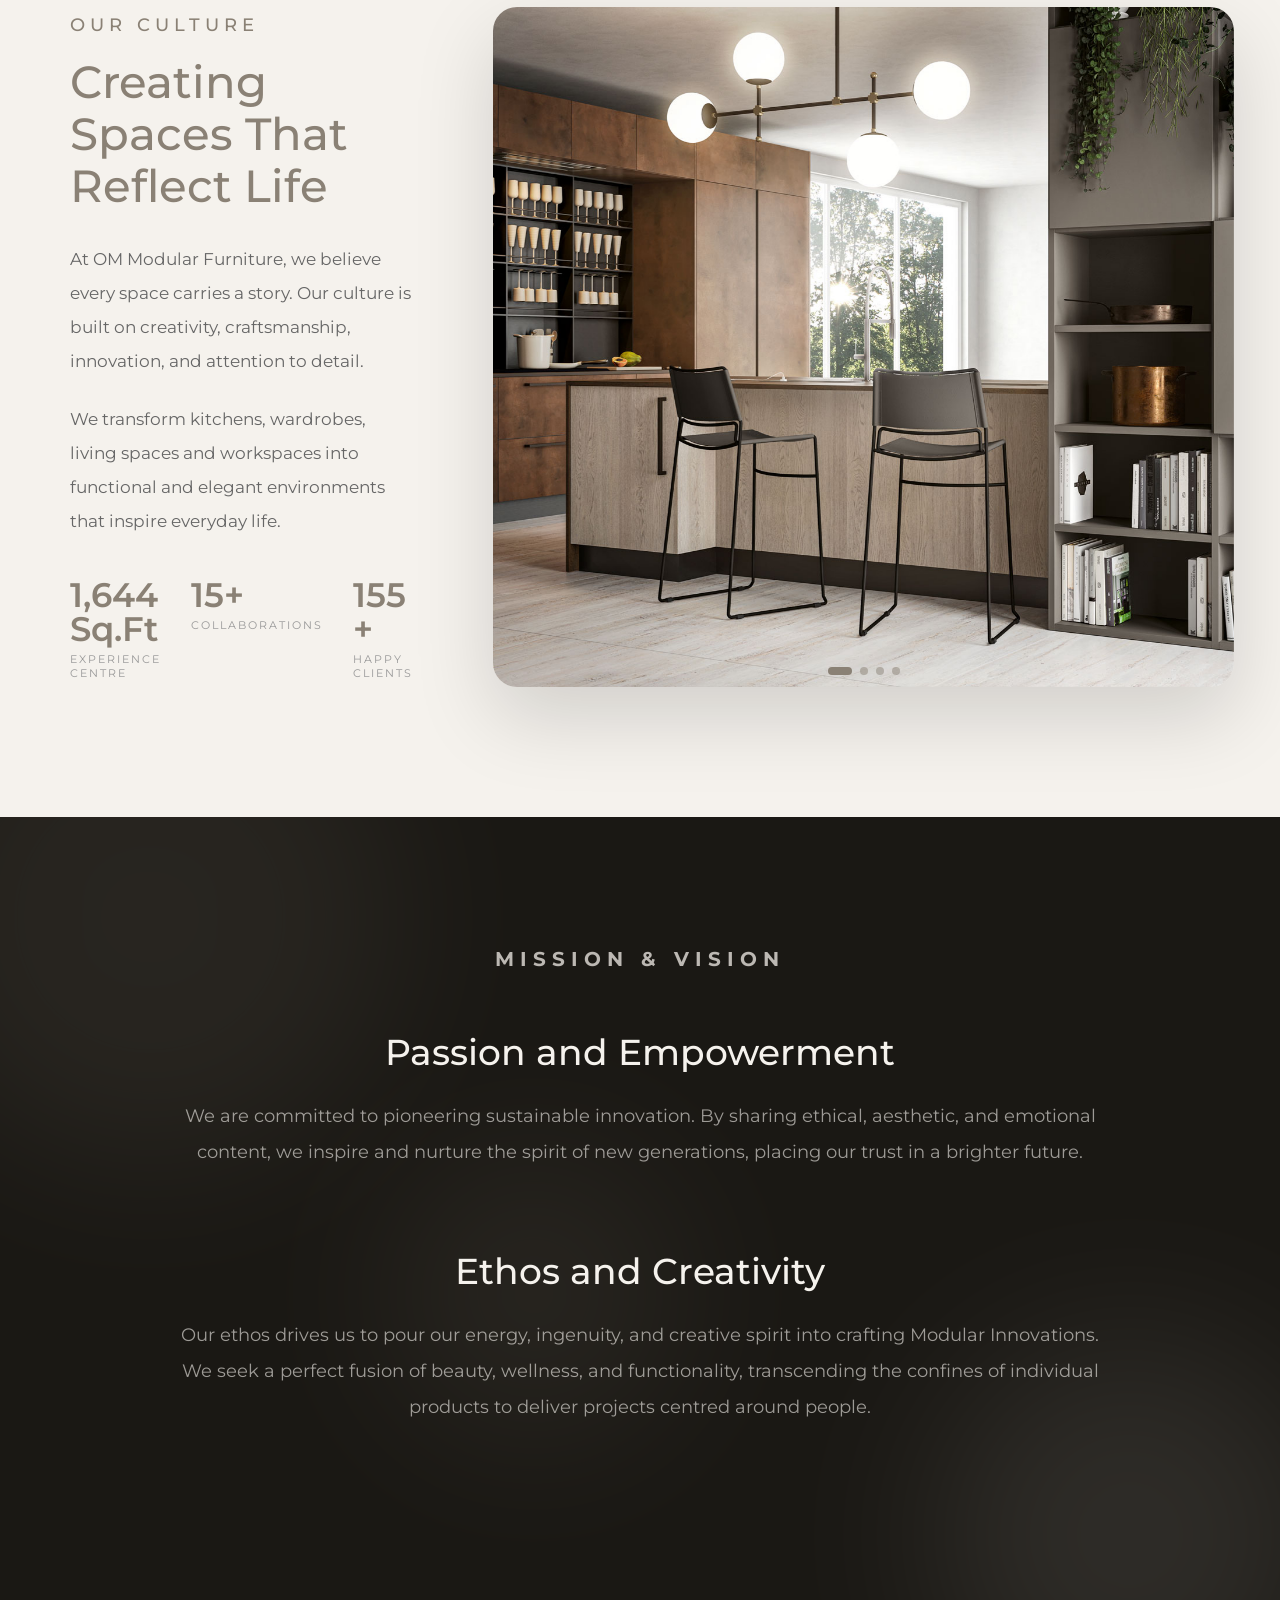
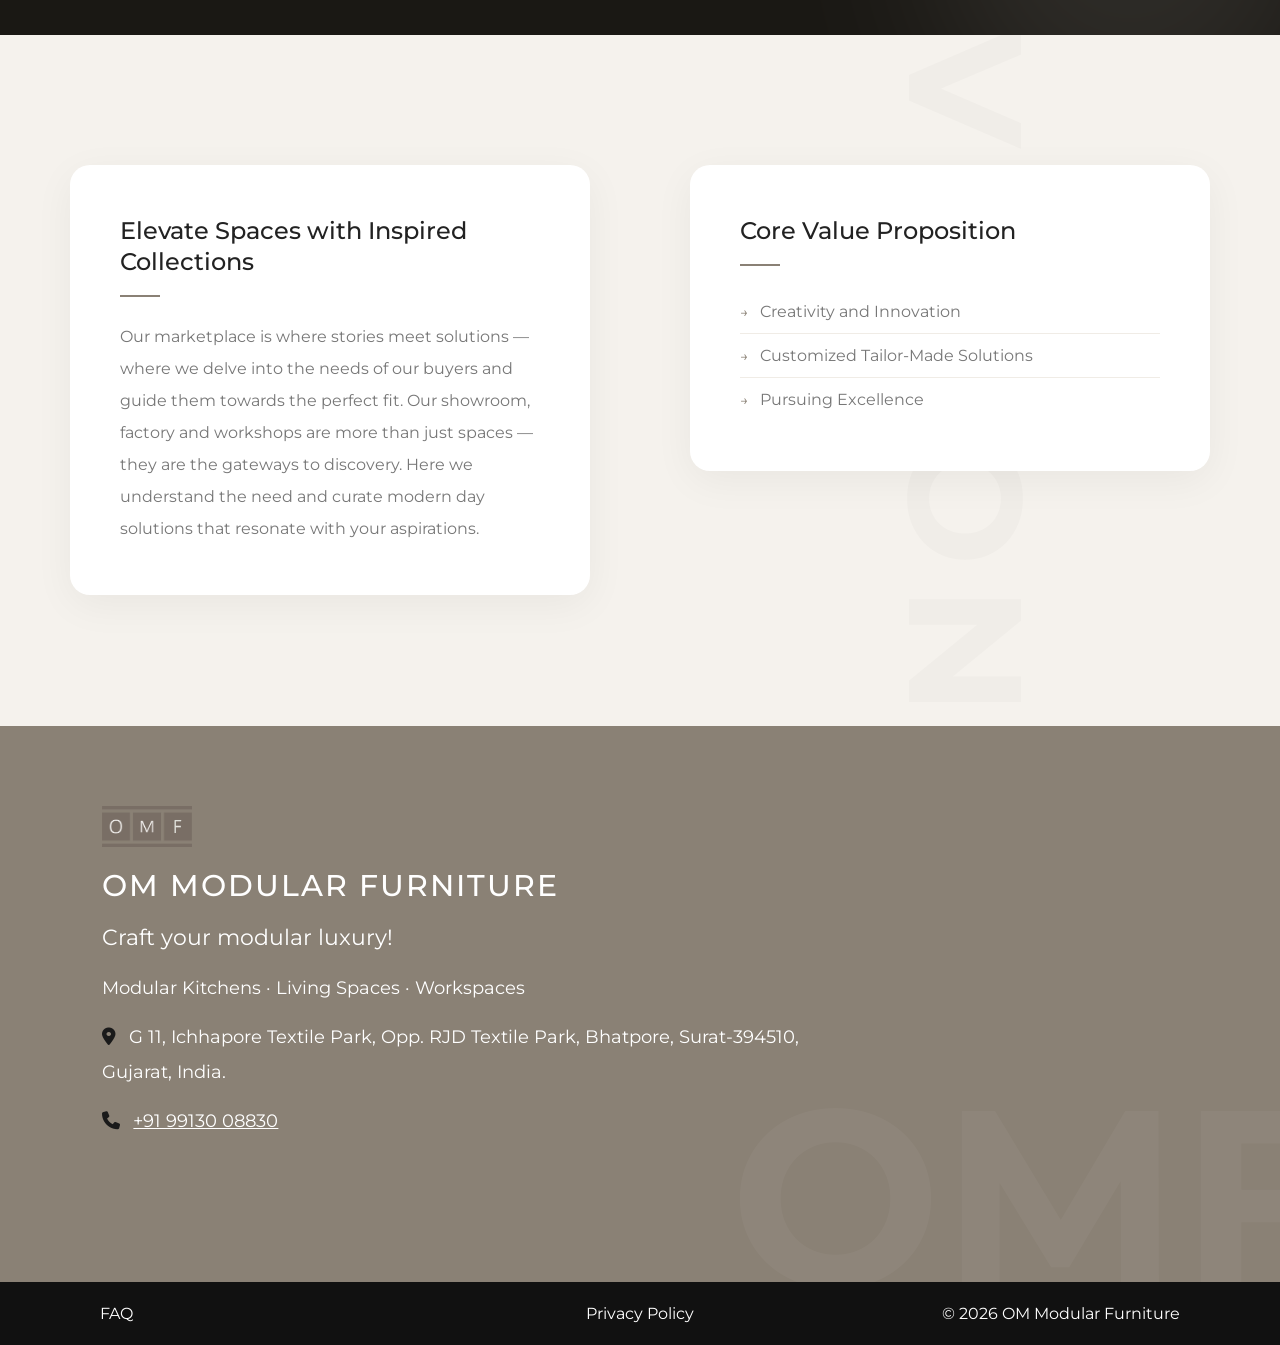
<file: culture.html>
<!DOCTYPE html>
<html lang="en">

<head>
    <meta charset="UTF-8">
    <meta name="viewport" content="width=device-width, initial-scale=1.0">
    <title>About OM Modular Furniture Surat | Our Culture</title>

    <meta name="description"
        content="Know about OM Modular Furniture Surat, our design approach, quality and furniture craftsmanship.">

    <link rel="canonical" href="https://ommodularfurniture.com/culture.html">

    <!-- Open Graph -->
    <meta property="og:type" content="website">
    <meta property="og:title" content="About OM Modular Furniture Surat | Our Culture">
    <meta property="og:description"
        content="Know about OM Modular Furniture Surat, our design approach, quality and furniture craftsmanship.">
    <meta property="og:image" content="https://ommodularfurniture.com/image/culture.jpg">
    <meta property="og:url" content="https://ommodularfurniture.com/culture.html">

    <!-- Twitter Card -->
    <meta name="twitter:card" content="summary_large_image">
    <meta name="twitter:title" content="About OM Modular Furniture Surat | Our Culture">
    <meta name="twitter:description"
        content="Know about OM Modular Furniture Surat, our design approach, quality and furniture craftsmanship.">
    <meta name="twitter:image" content="https://ommodularfurniture.com/image/culture.jpg">

    <link rel="icon" type="image/png" href="image/logo.png">

    <link rel="preload" as="image" href="image/culture.jpg">

    <link rel="stylesheet" href="https://cdnjs.cloudflare.com/ajax/libs/font-awesome/6.7.2/css/all.min.css">

    <link
        href="https://fonts.googleapis.com/css2?family=Montserrat:wght@300;400;500;600&family=Poppins:wght@300;400;500;600&display=swap"
        rel="stylesheet">

    <link rel="stylesheet" href="https://cdn.jsdelivr.net/npm/swiper@11/swiper-bundle.min.css">

    <!-- LocalBusiness structured data -->
    <script type="application/ld+json">
    {
      "@context": "https://schema.org",
      "@type": "HomeAndConstructionBusiness",
      "name": "OM Modular Furniture",
      "image": "https://ommodularfurniture.com/image/logo.png",
      "telephone": "+91-99130-08830",
      "email": "ommodular11@gmail.com",
      "address": {
        "@type": "PostalAddress",
        "streetAddress": "G 11, Ichhapore Textile Park, Opp. RJD Textile Park, Bhatpore",
        "addressLocality": "Surat",
        "postalCode": "394510",
        "addressRegion": "Gujarat",
        "addressCountry": "IN"
      },
      "url": "https://ommodularfurniture.com/culture.html",
      "description": "Know about OM Modular Furniture Surat, our design approach, quality and furniture craftsmanship."
    }
    </script>

    <style>
        /* ============================
   RESET & BASE
============================ */
        *,
        *::before,
        *::after {
            margin: 0;
            padding: 0;
            box-sizing: border-box;
        }

        html {
            scroll-behavior: smooth;
        }

        html,
        body {
            width: 100%;
            overflow-x: hidden;
        }

        body {
            padding-top: 90px;
            font-family: 'Montserrat', sans-serif;
            background: #f5f2ed;
            color: #555;
        }

        img {
            max-width: 100%;
            height: auto;
            display: block;
        }

        .visually-hidden {
            position: absolute;
            width: 1px;
            height: 1px;
            padding: 0;
            margin: -1px;
            overflow: hidden;
            clip: rect(0, 0, 0, 0);
            white-space: nowrap;
            border: 0;
        }

        :root {
            --cream: #f5f2ed;
            --taupe: #8A8175;
            --taupe-light: #bcb8b3;
            --dark: #111;
            --ease-out: cubic-bezier(0.22, 1, 0.36, 1);
            --ease-in-out: cubic-bezier(0.65, 0, 0.35, 1);
        }

        /* ============================
   GRAIN OVERLAY
============================ */
        body::before {
            content: '';
            position: fixed;
            inset: 0;
            pointer-events: none;
            z-index: 99990;
            opacity: 0.03;
            background-image: url("data:image/svg+xml,%3Csvg viewBox='0 0 256 256' xmlns='http://www.w3.org/2000/svg'%3E%3Cfilter id='noise'%3E%3CfeTurbulence type='fractalNoise' baseFrequency='0.9' numOctaves='4' stitchTiles='stitch'/%3E%3C/filter%3E%3Crect width='100%25' height='100%25' filter='url(%23noise)'/%3E%3C/svg%3E");
            background-size: 200px 200px;
        }

        /* ============================
   SCROLL PROGRESS
============================ */
        #progress-bar {
            position: fixed;
            top: 0;
            left: 0;
            height: 2px;
            background: linear-gradient(90deg, #8A8175, #bcb8b3, #8A8175);
            background-size: 200% 100%;
            z-index: 99997;
            width: 0%;
            transition: width .1s linear;
            animation: shimmer 2s linear infinite;
        }

        @keyframes shimmer {
            to {
                background-position: 200% 0;
            }
        }

        /* ============================
   HEADER
============================ */
        header {
            position: fixed;
            top: 0;
            left: 0;
            right: 0;
            height: 90px;
            display: flex;
            align-items: center;
            justify-content: space-between;
            padding: 0 60px;
            z-index: 1000;
            transition: background .4s ease, height .4s ease, transform .5s var(--ease-out);
            animation: headerDrop .8s .2s var(--ease-out) both;
        }

        @keyframes headerDrop {
            from {
                transform: translateY(-100%);
                opacity: 0
            }

            to {
                transform: translateY(0);
                opacity: 1
            }
        }

        header.scrolled {
            background: rgba(17, 17, 17, .92);
            backdrop-filter: blur(20px);
            height: 70px;
        }

        header.hide-header {
            transform: translateY(-100%);
        }

        .logo-area {
            display: flex;
            align-items: center;
            gap: 30px;
        }

        .logo-area a {
            text-decoration: none;
            color: #f5f2ed;
            font-size: 13px;
            letter-spacing: 2px;
            text-transform: uppercase;
            position: relative;
            transition: color .3s, letter-spacing .3s;
        }

        .logo-area a::after {
            content: '';
            position: absolute;
            bottom: -4px;
            left: 0;
            width: 0;
            height: 1px;
            background: #bcb8b3;
            transition: width .4s var(--ease-out);
        }

        .logo-area a:hover,
        .logo-area a:focus-visible {
            color: #bcb8b3;
            letter-spacing: 3px;
        }

        .logo-area a:hover::after,
        .logo-area a:focus-visible::after {
            width: 100%;
        }

        .logo {
            position: absolute;
            left: 50%;
            top: 50%;
            transform: translate(-50%, -50%);
            transition: transform .4s var(--ease-out), opacity .3s;
        }

        .logo img {
            width: 120px;
        }

        .logo:hover {
            transform: translate(-50%, -50%) scale(1.06);
            opacity: .85;
        }

        .icons {
            display: flex;
            align-items: center;
            gap: 20px;
        }

        .icon-btn {
            background: none;
            border: none;
            padding: 4px;
            display: inline-flex;
            cursor: pointer;
            line-height: 0;
        }

        .icon-btn i {
            font-size: 20px;
            color: #f5f2ed;
            transition: color .3s, transform .3s;
        }

        .icon-btn:hover i,
        .icon-btn:focus-visible i {
            color: #bcb8b3;
            transform: scale(1.15);
        }

        .icon-btn:focus-visible {
            outline: 2px solid #bcb8b3;
            outline-offset: 3px;
            border-radius: 4px;
        }

        .search-box {
            position: relative;
        }

        .search-form {
            position: absolute;
            top: 50%;
            right: 45px;
            transform: translateY(-50%);
            width: 0;
            overflow: hidden;
            opacity: 0;
            transition: all .4s var(--ease-out);
        }

        .search-box.active .search-form {
            width: 250px;
            opacity: 1;
        }

        .search-input {
            width: 250px;
            height: 42px;
            padding: 0 15px;
            border: 1px solid rgba(138, 129, 117, .4);
            border-radius: 30px;
            outline: none;
            background: rgba(255, 255, 255, .9);
            font-family: 'Montserrat', sans-serif;
            transition: border-color .3s;
        }

        .search-input:focus {
            border-color: #8A8175;
        }

        .menu-btn {
            transition: transform .4s var(--ease-out);
        }

        .menu-box.active .menu-btn {
            transform: rotate(90deg);
            color: #b8aa9b;
        }

        .menu-dropdown {
            position: absolute;
            top: 55px;
            right: 0;
            width: 240px;
            background: rgba(255, 255, 255, .97);
            backdrop-filter: blur(20px);
            border-radius: 18px;
            padding: 15px 25px;
            box-shadow: 0 30px 60px rgba(0, 0, 0, .12);
            opacity: 0;
            visibility: hidden;
            transform: translateY(20px) scale(.97);
            transform-origin: top right;
            transition: opacity .35s, transform .35s var(--ease-out), visibility .35s;
            z-index: 9999;
        }

        .menu-dropdown a {
            display: block;
            text-decoration: none;
            color: #555;
            font-size: 15px;
            padding: 14px 0;
            border-bottom: 1px solid rgba(0, 0, 0, .06);
            transition: color .3s, padding-left .3s;
        }

        .menu-dropdown a:last-child {
            border-bottom: none;
        }

        .menu-dropdown a:hover,
        .menu-dropdown a:focus-visible {
            color: #8A8175;
            padding-left: 12px;
        }

        .menu-box.active .menu-dropdown {
            opacity: 1;
            visibility: visible;
            transform: translateY(0) scale(1);
        }

        @media (max-width:768px) {

            .search-form {
                position: absolute;
                top: 42px;
                right: -5px;
                transform: none;
                width: 0;
                opacity: 0;
                overflow: hidden;
                transition: .35s;
            }

            .search-box.active .search-form {
                width: 130px;
                opacity: 1;
            }

            .search-input {
                width: 130px;
                height: 30px;
                font-size: 12px;
                padding: 0 10px;
            }

        }

        /* ============================
           CURSOR (fine pointer only, added via JS)
        ============================ */
        .cursor-dot {
            width: 8px;
            height: 8px;
            background: #8A8175;
            border-radius: 50%;
            position: fixed;
            pointer-events: none;
            z-index: 99999;
            transform: translate(-50%, -50%);
        }

        .cursor-ring {
            width: 36px;
            height: 36px;
            border: 1px solid rgba(138, 129, 117, .5);
            border-radius: 50%;
            position: fixed;
            pointer-events: none;
            z-index: 99998;
            transform: translate(-50%, -50%);
            transition: width .3s var(--ease-out), height .3s var(--ease-out), opacity .3s;
        }

        .cursor-ring.expand {
            width: 60px;
            height: 60px;
            opacity: .5;
        }


        /* ============================
   HERO BANNER
============================ */
        .culture-banner {
            width: 100%;
            height: 100vh;
            background: url("image/culture.jpg") center center/cover no-repeat;
            position: relative;
            margin-top: -90px;
            overflow: hidden;
        }

        /* Parallax inner */
        .banner-bg {
            position: absolute;
            inset: -10%;
            background: url("image/culture.jpg") center center/cover no-repeat;
            transform: scale(1.1);
            transition: transform 0s linear;
            will-change: transform;
        }

        .banner-overlay {
            position: absolute;
            inset: 0;
            background: linear-gradient(to bottom, rgba(0, 0, 0, .1) 0%, rgba(0, 0, 0, .5) 100%);
            display: flex;
            flex-direction: column;
            justify-content: center;
            align-items: center;
        }

        .hero-label {
            font-size: 11px;
            letter-spacing: 6px;
            text-transform: uppercase;
            color: rgba(255, 255, 255, .6);
            margin-bottom: 24px;
            opacity: 0;
            transform: translateY(20px);
            animation: fadeUp .8s 1s var(--ease-out) forwards;
        }

        .banner-overlay h1 {
            color: #fff;
            font-size: 35px;
            font-weight: 300;
            text-align: center;
            max-width: 800px;
            line-height: 1.25;
            overflow: hidden;
        }

        .banner-overlay h1 .word {
            display: inline-block;
            overflow: hidden;
            margin-right: 12px;
        }

        .banner-overlay h1 .char {
            display: inline-block;
            transform: translateY(110%);
            animation: charUp .7s var(--ease-out) forwards;
        }

        /* Scroll indicator */
        .scroll-indicator {
            position: absolute;
            bottom: 40px;
            left: 50%;
            transform: translateX(-50%);
            display: flex;
            flex-direction: column;
            align-items: center;
            gap: 10px;
            opacity: 0;
            animation: fadeUp .8s 2.2s var(--ease-out) forwards;
        }

        .scroll-indicator span {
            font-size: 10px;
            letter-spacing: 4px;
            color: rgba(255, 255, 255, .6);
            text-transform: uppercase;
        }

        .scroll-line {
            width: 1px;
            height: 60px;
            background: rgba(255, 255, 255, .2);
            position: relative;
            overflow: hidden;
        }

        .scroll-line::after {
            content: '';
            position: absolute;
            top: -100%;
            left: 0;
            width: 100%;
            height: 100%;
            background: linear-gradient(to bottom, transparent, rgba(255, 255, 255, .8));
            animation: scrollAnim 1.6s 2.5s ease-in-out infinite;
        }

        @keyframes scrollAnim {
            to {
                top: 200%;
            }
        }

        @keyframes charUp {
            to {
                transform: translateY(0);
            }
        }

        @keyframes fadeUp {
            to {
                opacity: 1;
                transform: translateY(0);
            }
        }

        /* ============================
   INTRO PARAGRAPH
============================ */
        .gg {
            background: #ffffff;
            padding: 120px 40px;
            position: relative;
            overflow: hidden;
        }

        .gg::before {
            content: '';
            position: absolute;
            top: -1px;
            left: 0;
            right: 0;
            height: 80px;
            background: linear-gradient(to bottom, #f5f2ed, transparent);
        }

        .gg .c1 {
            max-width: 950px;
            margin: 0 auto;
            text-align: center;
            font-size: 20px;
            line-height: 2.1;
            color: #555;
            opacity: 0;
            transform: translateY(40px);
            transition: opacity .9s var(--ease-out), transform .9s var(--ease-out);
        }

        .gg .c1.visible {
            opacity: 1;
            transform: translateY(0);
        }

        /* ============================
   DIVIDER LINE
============================ */
        .divider-line {
            width: 0%;
            height: 1px;
            background: linear-gradient(to right, transparent, #8A8175, transparent);
            margin: 0 auto;
            transition: width 1.2s var(--ease-out);
        }

        .divider-line.visible {
            width: 60%;
        }

        /* ============================
   CULTURE SECTION
============================ */
        .culture-section {
            width: 100%;
            max-width: 1500px;
            margin: 130px auto;
            padding: 0 70px;
            display: flex;
            align-items: center;
            justify-content: space-between;
            gap: 80px;
        }

        .culture-content {
            width: 35%;
        }

        .small-title {
            color: #8A8175;
            font-size: 18px;
            font-weight: 500;
            letter-spacing: 5px;
            text-transform: uppercase;
            display: block;
            margin-bottom: 20px;
            opacity: 0;
            transform: translateX(-20px);
            transition: opacity .7s .1s var(--ease-out), transform .7s .1s var(--ease-out);
        }

        .culture-section.visible .small-title {
            opacity: 1;
            transform: translateX(0);
        }

        .culture-content h2 {
            font-size: 45px;
            line-height: 1.15;
            margin: 0 0 30px;
            color: #8A8175;
            font-weight: 500;
            opacity: 0;
            transform: translateY(30px);
            transition: opacity .8s .2s var(--ease-out), transform .8s .2s var(--ease-out);
        }

        .culture-section.visible .culture-content h2 {
            opacity: 1;
            transform: translateY(0);
        }

        .culture-content p {
            font-size: 17px;
            line-height: 2;
            color: #666;
            margin-bottom: 24px;
            opacity: 0;
            transform: translateY(20px);
            transition: opacity .8s .35s var(--ease-out), transform .8s .35s var(--ease-out);
        }

        .culture-content p:nth-of-type(2) {
            transition-delay: .5s;
        }

        .culture-section.visible .culture-content p {
            opacity: 1;
            transform: translateY(0);
        }

        /* STAT ROW */
        .stat-row {
            display: flex;
            gap: 30px;
            margin-top: 40px;
            opacity: 0;
            transform: translateY(20px);
            transition: opacity .8s .6s var(--ease-out), transform .8s .6s var(--ease-out);
        }

        .culture-section.visible .stat-row {
            opacity: 1;
            transform: translateY(0);
        }

        .stat-item {
            display: flex;
            flex-direction: column;
        }

        .stat-number {
            font-size: 34px;
            font-weight: 600;
            color: #8A8175;
            line-height: 1;
        }

        .stat-number .count {
            display: inline-block;
        }

        .stat-label {
            font-size: 11px;
            letter-spacing: 2px;
            color: #999;
            text-transform: uppercase;
            margin-top: 6px;
        }

        /* SLIDER */
        .culture-slider {
            width: 65%;
        }

        .myCultureSlider {
            width: 100%;
            height: 680px;
            border-radius: 24px;
            overflow: hidden;
            box-shadow: 0 30px 80px rgba(0, 0, 0, .15);
            opacity: 0;
            transform: translateX(60px) scale(.97);
            transition: opacity 1s .3s var(--ease-out), transform 1s .3s var(--ease-out);
        }

        .culture-section.visible .myCultureSlider {
            opacity: 1;
            transform: translateX(0) scale(1);
        }

        .myCultureSlider img {
            width: 100%;
            height: 100%;
            object-fit: cover;
        }

        /* Swiper custom */
        .swiper-pagination-bullet {
            background: #8A8175;
            opacity: .5;
        }

        .swiper-pagination-bullet-active {
            opacity: 1;
            width: 24px;
            border-radius: 4px;
            transition: width .3s;
        }

        /* ============================
   MISSION SECTION
============================ */
        .Graph {
            width: 100%;
            padding: 130px 20px;
            background: #1a1814;
            position: relative;
            overflow: hidden;
        }

        /* Ambient floating orbs */
        .orb {
            position: absolute;
            border-radius: 50%;
            filter: blur(80px);
            opacity: .12;
            pointer-events: none;
            animation: float 8s ease-in-out infinite;
        }

        .orb1 {
            width: 500px;
            height: 500px;
            background: #8A8175;
            top: -150px;
            left: -100px;
            animation-delay: 0s;
        }

        .orb2 {
            width: 400px;
            height: 400px;
            background: #bcb8b3;
            bottom: -100px;
            right: -50px;
            animation-delay: -4s;
        }

        .orb3 {
            width: 300px;
            height: 300px;
            background: #8A8175;
            top: 40%;
            left: 30%;
            animation-delay: -2s;
        }

        @keyframes float {

            0%,
            100% {
                transform: translate(0, 0) scale(1);
            }

            33% {
                transform: translate(30px, -20px) scale(1.05);
            }

            66% {
                transform: translate(-20px, 30px) scale(.95);
            }
        }

        .om {
            max-width: 950px;
            margin: 0 auto;
            text-align: center;
            position: relative;
            z-index: 1;
        }

        .om h2 {
            font-size: 20px;
            letter-spacing: 6px;
            text-transform: uppercase;
            color: #bcb8b3;
            margin-bottom: 60px;
            opacity: 0;
            transform: translateY(30px);
            transition: opacity .8s var(--ease-out), transform .8s var(--ease-out);
        }

        .om h2.visible {
            opacity: 1;
            transform: translateY(0);
        }

        .mission-block {
            margin-bottom: 80px;
            opacity: 0;
            transform: translateY(40px);
            transition: opacity .9s var(--ease-out), transform .9s var(--ease-out);
        }

        .mission-block.visible {
            opacity: 1;
            transform: translateY(0);
        }

        .mission-block:nth-child(3) {
            transition-delay: .2s;
        }

        .mission-block h3 {
            font-size: 36px;
            font-weight: 500;
            color: #f5f2ed;
            margin-bottom: 24px;
            line-height: 1.2;
        }

        .mission-block p {
            font-size: 18px;
            line-height: 2;
            color: rgba(245, 242, 237, .6);
        }

        /* ============================
   VISION ROW
============================ */
        .vision-section {
            background: #f5f2ed;
            padding: 130px 70px;
            position: relative;
            overflow: hidden;
        }

        .vision-section::before {
            content: 'VISION';
            position: absolute;
            right: -40px;
            top: 50%;
            transform: translateY(-50%) rotate(90deg);
            font-size: 160px;
            font-weight: 700;
            color: rgba(138, 129, 117, .04);
            letter-spacing: 20px;
            pointer-events: none;
            white-space: nowrap;
        }

        .vision-row {
            max-width: 1200px;
            margin: 0 auto;
            display: flex;
            justify-content: space-between;
            align-items: flex-start;
            gap: 100px;
        }

        .vision-card {
            flex: 1;
            padding: 50px;
            background: #fff;
            border-radius: 20px;
            box-shadow: 0 10px 40px rgba(0, 0, 0, .05);
            opacity: 0;
            transform: translateY(40px);
            transition: opacity .9s var(--ease-out), transform .9s var(--ease-out), box-shadow .3s;
            will-change: transform;
        }

        .vision-card.visible {
            opacity: 1;
            transform: translateY(0);
        }

        .vision-card:nth-child(2) {
            transition-delay: .2s;
        }

        .vision-card:hover {
            box-shadow: 0 30px 80px rgba(0, 0, 0, .12);
        }

        .vision-card h3 {
            font-size: 24px;
            color: #222;
            margin-bottom: 24px;
            font-weight: 500;
            line-height: 1.3;
            position: relative;
            padding-bottom: 20px;
        }

        .vision-card h3::after {
            content: '';
            position: absolute;
            bottom: 0;
            left: 0;
            width: 40px;
            height: 2px;
            background: #8A8175;
            transition: width .4s var(--ease-out);
        }

        .vision-card:hover h3::after {
            width: 100%;
        }

        .vision-card p {
            font-size: 16px;
            line-height: 2;
            color: #777;
        }

        .value-list {
            list-style: none;
            padding: 0;
        }

        .value-list li {
            padding: 12px 0;
            border-bottom: 1px solid #f0ece6;
            font-size: 16px;
            color: #777;
            display: flex;
            align-items: center;
            gap: 12px;
            transition: color .3s, padding-left .3s;
        }

        .value-list li:last-child {
            border-bottom: none;
        }

        .value-list li::before {
            content: '→';
            color: #8A8175;
            font-size: 14px;
            transition: transform .3s;
        }

        .value-list li:hover {
            color: #555;
            padding-left: 8px;
        }

        .value-list li:hover::before {
            transform: translateX(4px);
        }

        /* =====================================
   CONTACT
===================================== */

        .contact {
            background: #8A8175;
            color: #fff;
            padding: 80px 8%;
            position: relative;
            overflow: hidden;
            margin: 0;
        }

        .contact::before {
            content: "OMF";
            position: absolute;
            right: -60px;
            bottom: -40px;
            font-size: 250px;
            font-weight: 700;
            color: rgba(255, 255, 255, .04);
            pointer-events: none;
            user-select: none;
            line-height: 1;
        }

        .logo1 {
            display: flex;
            justify-content: flex-start;
            margin-bottom: 20px;
        }

        .logo1 img {
            width: 90px;
            margin-left: 0;
        }

        .contact h2 {
            font-size: 30px;
            font-weight: 500;
            letter-spacing: 2px;
            text-transform: uppercase;
            color: #fff;
            margin-bottom: 20px;
        }

        .contact h3 {
            font-size: 22px;
            font-weight: 400;
            margin-bottom: 20px;
        }

        .contact p {
            font-size: 18px;
            line-height: 1.9;
            margin-bottom: 15px;
            max-width: 700px;
        }

        .contact a {
            color: #fff;
        }

        .contact i {
            color: #1a1a1a;
            margin-right: 8px;
        }

        /* CONTACT REVEAL ANIMATION */
        .contact .reveal {
            opacity: 0;
            transform: translateY(40px);
            transition: opacity .8s var(--ease-out),
                transform .8s var(--ease-out);
        }

        .contact .reveal.visible {
            opacity: 1;
            transform: translateY(0);
        }

        /* =====================================
   FOOTER
===================================== */

        footer {
            background: #111;
            color: #fff;
            display: flex;
            justify-content: space-between;
            align-items: center;
            padding: 22px 60px;
            margin: 0;
        }

        .footer-left,
        .footer-center,
        .footer-right {
            flex: 1;
            font-size: 16px;
        }

        .footer-left {
            margin-left: 40px;
            text-align: left;
        }

        .footer-center {
            text-align: center;
        }

        .footer-right {
            margin-right: 40px;
            text-align: right;
        }

        footer a {
            color: #fff;
            text-decoration: none;
            transition: .3s;
        }

        footer a:hover,
        footer a:focus-visible {
            color: #c7c0b8;
        }

        body {
            margin: 0;
        }

        /* =====================================
   TABLET
===================================== */

        @media(max-width:991px) {

            .contact {
                padding: 70px 40px;
                text-align: center;
            }

            .logo1 {
                justify-content: center;
            }

            .logo1 img {
                margin: 0;
                width: 90px;
            }

            .contact h2,
            .contact h3,
            .contact p {
                text-align: center;
                margin-left: auto;
                margin-right: auto;
            }

            footer {
                padding: 20px 30px;
            }

            .vision-section::before {
                display: none;
            }

        }

        /* =====================================
   MOBILE (consolidated — single breakpoint block)
===================================== */

        @media(max-width:768px) {

            body {
                padding-top: 75px;
            }

            #cursorDot,
            #cursorRing {
                display: none;
            }

            header {
                height: 75px;
                padding: 0 15px;
                background: rgba(17, 17, 17, .75);
                backdrop-filter: blur(15px);
            }

            .logo-area {
                display: flex;
                gap: 12px;
                flex-shrink: 0;
            }

            .logo-area a {
                font-size: 10px;
                letter-spacing: 1px;
            }

            .logo {
                position: absolute;
                left: 50%;
                top: 50%;
                transform: translate(-50%, -50%);
                width: auto;
            }

            .logo img {
                width: 90px;
            }

            .icons {
                gap: 12px;
                flex-shrink: 0;
            }

            .icon-btn i {
                font-size: 17px;
            }

            .search-form {
                right: 0;
                top: 55px;
            }

            .search-box.active .search-form {
                width: 190px;
            }

            .search-input {
                width: 190px;
                height: 38px;
            }

            .menu-dropdown {
                position: fixed;
                top: 75px;
                right: 12px;
                width: 210px;
            }

            .culture-banner {
                height: 60vh;
                margin-top: -75px;
                background-position: center center;
            }

            .banner-bg {
                inset: 0;
                background-position: center center;
                transform: scale(1);
            }

            .banner-overlay {
                justify-content: center;
                padding: 0 20px;
            }

            .banner-overlay h1 {
                font-size: 26px;
                line-height: 1.35;
                max-width: 330px;
                text-align: center;
            }

            .gg {
                padding: 60px 20px;
            }

            .gg .c1 {
                font-size: 16px;
            }

            .culture-section {
                flex-direction: column;
                padding: 0 20px;
                gap: 40px;
                margin: 70px auto;
            }

            .culture-content,
            .culture-slider {
                width: 100%;
            }

            .culture-content h2 {
                font-size: 34px;
            }

            .myCultureSlider {
                height: 320px;
                border-radius: 16px;
            }

            .stat-row {
                flex-direction: column;
                gap: 20px;
            }

            .Graph {
                padding: 80px 20px;
            }

            .mission-block h3 {
                font-size: 26px;
            }

            .mission-block p {
                font-size: 16px;
            }

            .vision-section {
                padding: 80px 20px;
            }

            .vision-row {
                flex-direction: column;
                gap: 20px;
            }

            .vision-card {
                padding: 30px;
            }

            .contact {
                padding: 60px 20px;
                text-align: center;
            }

            .logo1 img {
                width: 85px;
            }

            .contact h2 {
                font-size: 26px;
            }

            .contact h3 {
                font-size: 20px;
            }

            .contact p {
                font-size: 15px;
                line-height: 1.8;
                text-align: center;
            }

            .contact::before {
                font-size: 140px;
                right: -25px;
                bottom: -20px;
            }

            footer {
                flex-direction: column;
                gap: 18px;
                text-align: center;
                padding: 30px 20px;
            }

            .footer-left,
            .footer-center,
            .footer-right {
                width: 100%;
                margin: 0;
                padding: 0;
                text-align: center;
            }

            .footer-left a,
            .footer-center a {
                font-size: 15px;
                letter-spacing: .5px;
            }

            .footer-right {
                font-size: 14px;
                color: #d8d8d8;
            }

        }

        /* SMALL MOBILE */
        @media(max-width:420px) {

            header {
                padding: 0 10px;
            }

            .logo-area {
                gap: 8px;
            }

            .logo-area a {
                font-size: 9px;
            }

            .logo img {
                width: 75px;
            }

            .icons {
                gap: 8px;
            }

            .icon-btn i {
                font-size: 16px;
            }

        }

        /* Visible keyboard focus */
        a:focus-visible,
        button:focus-visible,
        input:focus-visible {
            outline: 2px solid #8A8175;
            outline-offset: 2px;
        }

        /* Reduced motion */
        @media (prefers-reduced-motion: reduce) {

            *,
            *::before,
            *::after {
                animation-duration: .01ms !important;
                animation-iteration-count: 1 !important;
                transition-duration: .01ms !important;
                scroll-behavior: auto !important;
            }
        }

        /* Chrome, Edge, Safari, Opera, Android browsers */
        ::selection {
            background: #8A8175;
            color: #fff;
        }

        /* Firefox (Desktop & Android) */
        ::-moz-selection {
            background: #8A8175;
            color: #fff;
        }
    </style>
</head>

<body>

    <!-- CURSOR (injected/enabled only for fine-pointer devices via JS) -->
    <div class="cursor-dot" id="cursorDot" hidden></div>
    <div class="cursor-ring" id="cursorRing" hidden></div>

    <!-- Progress Bar -->
    <div id="progress-bar"></div>

    <header id="mainHeader">
        <nav class="logo-area" aria-label="Secondary navigation">
            <a href="culture.html">Culture</a>
            <a href="insight.html">Insight</a>
        </nav>

        <div class="logo">
            <a href="index.html" aria-label="OM Modular Furniture home">
                <img src="image/logo.png" alt="OM Modular Furniture - Modular Kitchen & Interior Solutions">
            </a>
        </div>

        <div class="icons">
            <div class="search-box">
                <button type="button" class="icon-btn search-btn" aria-label="Toggle search" aria-expanded="false">
                    <i class="fas fa-search" aria-hidden="true"></i>
                </button>
                <form class="search-form" role="search">
                    <label for="siteSearch" class="visually-hidden">Search the site</label>
                    <input id="siteSearch" class="search-input" type="text" placeholder="Search...">
                </form>
            </div>
            <div class="menu-box">
                <button type="button" class="icon-btn menu-btn" aria-label="Toggle menu" aria-expanded="false">
                    <i class="fas fa-bars" aria-hidden="true"></i>
                </button>
                <nav class="menu-dropdown" aria-label="Main navigation">
                    <a href="modular-kitchen.html">Modular Kitchen</a>
                    <a href="living-space.html">Living Space</a>
                    <a href="workspace.html">Workspace</a>
                    <a href="contact.html">Contact</a>
                </nav>
            </div>
        </div>
    </header>

    <!-- HERO -->
    <section class="culture-hero">
        <div class="culture-banner">
            <div class="banner-bg" id="parallaxBg"></div>
            <div class="banner-overlay">
                <h1 id="heroTitle" aria-label="Being catalyst for a positive change">Being catalyst for a positive change</h1>
            </div>
            <div class="scroll-indicator">
                <span>Scroll</span>
                <div class="scroll-line"></div>
            </div>
        </div>
    </section>

    <!-- INTRO -->
    <div class="gg">
        <p class="c1 scroll-reveal">
            OM Modular Furniture is fuelled by a passion for making a positive impact on the communities we serve.
            Guided by our core values, we aim to uplift the lives of our clients, partners, and friends.
            Together, we work to create transformative change in areas where we can make the most significant
            difference.
            <br><br>
            We are a specialized company driven by creativity, culture, and emotional insight, setting a benchmark
            for values that go beyond the physical and technical aspects of our products.
            We share intangible, fundamental, and personal values with designers and clients alike.
        </p>
    </div>

    <div class="divider-line scroll-line-reveal" style="margin:0 auto;"></div>

    <!-- CULTURE SECTION -->
    <section class="culture-section" id="cultureSection">
        <div class="culture-content">
            <span class="small-title">Our Culture</span>
            <h2>Creating Spaces That Reflect Life</h2>
            <p>
                At OM Modular Furniture, we believe every space carries a story.
                Our culture is built on creativity, craftsmanship, innovation,
                and attention to detail.
            </p>
            <p>
                We transform kitchens, wardrobes, living spaces and workspaces
                into functional and elegant environments that inspire everyday life.
            </p>
            <div class="stat-row">
                <div class="stat-item">
                    <div class="stat-number"><span class="count" data-target="5000">0</span> Sq.Ft</div>
                    <div class="stat-label">Experience Centre</div>
                </div>
                <div class="stat-item">
                    <div class="stat-number"><span class="count" data-target="50">0</span>+</div>
                    <div class="stat-label">Collaborations</div>
                </div>
                <div class="stat-item">
                    <div class="stat-number"><span class="count" data-target="500">0</span>+</div>
                    <div class="stat-label">Happy Clients</div>
                </div>
            </div>
        </div>

        <div class="culture-slider">
            <div class="swiper myCultureSlider" aria-label="OM Modular Furniture project gallery">
                <div class="swiper-wrapper">

                    <div class="swiper-slide">
                        <img src="image/culture1.jpg" loading="lazy"
                            alt="Modern modular furniture interior design by OM Modular Furniture Surat">
                    </div>

                    <div class="swiper-slide">
                        <img src="image/culture2.jpg" loading="lazy" alt="Luxury modular kitchen design in Surat">
                    </div>

                    <div class="swiper-slide">
                        <img src="image/culture3.jpg" loading="lazy" alt="Custom furniture solutions and interior design in Surat">
                    </div>

                    <div class="swiper-slide">
                        <img src="image/culture4.jpg" loading="lazy" alt="Premium home interior furniture design by OM Modular Furniture">
                    </div>

                </div>

                <div class="swiper-pagination"></div>
            </div>
        </div>
    </section>

    <!-- MISSION -->
    <section class="Graph">
        <div class="orb orb1"></div>
        <div class="orb orb2"></div>
        <div class="orb orb3"></div>
        <div class="om">
            <h2 class="scroll-reveal">Mission &amp; Vision</h2>
            <div class="mission-block scroll-reveal">
                <h3>Passion and Empowerment</h3>
                <p>We are committed to pioneering sustainable innovation. By sharing ethical, aesthetic, and emotional
                    content,
                    we inspire and nurture the spirit of new generations, placing our trust in a brighter future.</p>
            </div>
            <div class="mission-block scroll-reveal">
                <h3>Ethos and Creativity</h3>
                <p>Our ethos drives us to pour our energy, ingenuity, and creative spirit into crafting Modular
                    Innovations.
                    We seek a perfect fusion of beauty, wellness, and functionality,
                    transcending the confines of individual products to deliver projects centred around people.</p>
            </div>
        </div>
    </section>

    <!-- VISION -->
    <section class="vision-section">
        <div class="vision-row">
            <div class="vision-card scroll-reveal" id="card1">
                <h3>Elevate Spaces with Inspired Collections</h3>
                <p>Our marketplace is where stories meet solutions — where we delve into the needs of our buyers and
                    guide
                    them towards the perfect fit. Our showroom, factory and workshops are more than just spaces — they
                    are
                    the gateways to discovery. Here we understand the need and curate modern day solutions that resonate
                    with your aspirations.</p>
            </div>
            <div class="vision-card scroll-reveal" id="card2">
                <h3>Core Value Proposition</h3>
                <ul class="value-list">
                    <li>Creativity and Innovation</li>
                    <li>Customized Tailor-Made Solutions</li>
                    <li>Pursuing Excellence</li>
                </ul>
            </div>
        </div>
    </section>

    <!-- CONTACT -->
    <section class="contact">

        <div class="logo1">
            <img src="image/logo.png" loading="lazy" alt="OM Modular Furniture - Modular Kitchen & Interior Solutions">
        </div>

        <h2 class="reveal">Om Modular Furniture</h2>
        <h3 class="reveal">Craft your modular luxury!</h3>
        <p class="reveal">Modular Kitchens · Living Spaces · Workspaces</p>

        <p class="reveal">
            <i class="fa-solid fa-location-dot" aria-hidden="true"></i>
            G 11, Ichhapore Textile Park, Opp. RJD Textile Park,
            Bhatpore, Surat-394510, Gujarat, India.
        </p>

        <p class="reveal">
            <i class="fa-solid fa-phone" aria-hidden="true"></i>
            <a href="tel:+919913008830">+91 99130 08830</a>
        </p>

        <p class="reveal">
            <i class="fa-solid fa-envelope" aria-hidden="true"></i>
            <a href="mailto:ommodular11@gmail.com">ommodular11@gmail.com</a>
        </p>
    </section>

    <!-- FOOTER -->
    <footer>
        <div class="footer-left"><a href="FAQ.html">FAQ</a></div>
        <div class="footer-center"><a href="privacy-policy.html">Privacy Policy</a></div>
        <div class="footer-right">© 2026 OM Modular Furniture</div>
    </footer>

    <script src="https://cdn.jsdelivr.net/npm/swiper@11/swiper-bundle.min.js"></script>
    <script>

        /* ============================
        CURSOR (fine pointer only)
     ============================ */
        const prefersFinePointer = window.matchMedia("(pointer: fine)").matches;
        const prefersReducedMotion = window.matchMedia("(prefers-reduced-motion: reduce)").matches;

        if (prefersFinePointer && !prefersReducedMotion) {

            const dot = document.getElementById("cursorDot");
            const ring = document.getElementById("cursorRing");
            dot.hidden = false;
            ring.hidden = false;

            let mouseX = 0, mouseY = 0, ringX = 0, ringY = 0;

            document.addEventListener("mousemove", e => {
                mouseX = e.clientX; mouseY = e.clientY;
                dot.style.left = mouseX + "px";
                dot.style.top = mouseY + "px";
            });
            (function ringFollow() {
                ringX += (mouseX - ringX) * 0.12;
                ringY += (mouseY - ringY) * 0.12;
                ring.style.left = ringX + "px";
                ring.style.top = ringY + "px";
                requestAnimationFrame(ringFollow);
            })();
            document.querySelectorAll("a, button, .icon-btn i, .vision-card").forEach(el => {
                el.addEventListener("mouseenter", () => ring.classList.add("expand"));
                el.addEventListener("mouseleave", () => ring.classList.remove("expand"));
            });
        }

        /* ============================
           PROGRESS BAR
        ============================ */
        const progressBar = document.getElementById('progress-bar');
        window.addEventListener('scroll', () => {
            const totalHeight = document.body.scrollHeight - window.innerHeight;
            const pct = totalHeight > 0 ? (window.scrollY / totalHeight) * 100 : 0;
            progressBar.style.width = pct + '%';
        });

        /* ============================
           HEADER SCROLL
        ============================ */
        const header = document.getElementById('mainHeader');
        let lastScroll = 0;
        window.addEventListener('scroll', () => {
            const y = window.scrollY;
            header.classList.toggle('scrolled', y > 60);
            header.classList.toggle('hide-header', y > lastScroll + 10 && y > 300);
            if (y < lastScroll || y < 100) header.classList.remove('hide-header');
            lastScroll = y;
        });

        /* ============================
           PARALLAX HERO
        ============================ */
        const parallaxBg = document.getElementById('parallaxBg');
        if (!prefersReducedMotion) {
            window.addEventListener('scroll', () => {
                const y = window.scrollY;
                if (y < window.innerHeight * 1.5) {
                    parallaxBg.style.transform = `translateY(${y * 0.35}px) scale(1.1)`;
                }
            }, { passive: true });
        }

        /* ============================
           HERO TEXT SPLIT ANIMATION
        ============================ */
        function splitAndAnimate() {
            const h1 = document.getElementById('heroTitle');
            const text = h1.textContent;
            const words = text.split(' ');
            h1.innerHTML = '';
            h1.setAttribute('aria-label', text);
            words.forEach((word, wi) => {
                const wordSpan = document.createElement('span');
                wordSpan.className = 'word';
                [...word].forEach((char, ci) => {
                    const charSpan = document.createElement('span');
                    charSpan.className = 'char';
                    charSpan.textContent = char;
                    charSpan.setAttribute('aria-hidden', 'true');
                    const delay = (wi * 0.08 + ci * 0.025 + 1.2);
                    charSpan.style.animationDelay = delay + 's';
                    wordSpan.appendChild(charSpan);
                });
                h1.appendChild(wordSpan);
                if (wi < words.length - 1) h1.appendChild(document.createTextNode(' '));
            });
        }
        splitAndAnimate();

        /* ============================
           INTERSECTION OBSERVER REVEALS
        ============================ */
        const io = new IntersectionObserver((entries) => {
            entries.forEach(e => {
                if (e.isIntersecting) {
                    e.target.classList.add('visible');
                    io.unobserve(e.target);
                }
            });
        }, { threshold: 0.15 });

        document.querySelectorAll('.scroll-reveal, .scroll-line-reveal').forEach(el => {
            if (el.classList.contains('scroll-line-reveal')) {
                el.classList.add('divider-line');
            }
            io.observe(el);
        });

        // Culture section trigger
        const cultureSection = document.getElementById('cultureSection');
        const csObs = new IntersectionObserver(entries => {
            if (entries[0].isIntersecting) {
                cultureSection.classList.add('visible');
                setTimeout(startCounters, 600);
                csObs.disconnect();
            }
        }, { threshold: 0.1 });
        csObs.observe(cultureSection);

        // Vision cards
        document.querySelectorAll('.vision-card').forEach((card, i) => {
            const obs = new IntersectionObserver(entries => {
                if (entries[0].isIntersecting) {
                    setTimeout(() => card.classList.add('visible'), i * 150);
                    obs.disconnect();
                }
            }, { threshold: 0.15 });
            obs.observe(card);
        });

        // Mission blocks
        document.querySelectorAll('.mission-block').forEach((block, i) => {
            const obs = new IntersectionObserver(entries => {
                if (entries[0].isIntersecting) {
                    setTimeout(() => block.classList.add('visible'), i * 200);
                    obs.disconnect();
                }
            }, { threshold: 0.1 });
            obs.observe(block);
        });

        /* ============================
      CONTACT REVEAL
   ============================ */

        document.querySelectorAll('.contact .reveal').forEach((el, i) => {
            const obs = new IntersectionObserver(entries => {
                if (entries[0].isIntersecting) {
                    setTimeout(() => {
                        el.classList.add('visible');
                    }, i * 180);
                    obs.disconnect();
                }
            }, {
                threshold: 0.15
            });

            obs.observe(el);
        });

        /* ============================
           COUNTER ANIMATION
        ============================ */
        let countersStarted = false;
        function startCounters() {
            if (countersStarted) return;
            countersStarted = true;
            document.querySelectorAll('.count').forEach(counter => {
                const target = parseInt(counter.dataset.target);
                const duration = 1800;
                const step = target / (duration / 16);
                let current = 0;
                const timer = setInterval(() => {
                    current += step;
                    if (current >= target) { current = target; clearInterval(timer); }
                    counter.textContent = Math.floor(current).toLocaleString();
                }, 16);
            });
        }

        /* ============================
           TILT EFFECT ON VISION CARDS (fine pointer only)
        ============================ */
        if (prefersFinePointer && !prefersReducedMotion) {
            document.querySelectorAll('.vision-card').forEach(card => {
                card.addEventListener('mousemove', e => {
                    const rect = card.getBoundingClientRect();
                    const cx = rect.left + rect.width / 2;
                    const cy = rect.top + rect.height / 2;
                    const dx = (e.clientX - cx) / (rect.width / 2);
                    const dy = (e.clientY - cy) / (rect.height / 2);
                    card.style.transform = `translateY(0) perspective(800px) rotateX(${-dy * 5}deg) rotateY(${dx * 5}deg) scale(1.02)`;
                });
                card.addEventListener('mouseleave', () => {
                    card.style.transform = '';
                });
            });
        }

        /* ============================
           SWIPER
        ============================ */
        new Swiper('.myCultureSlider', {
            loop: true,
            autoplay: { delay: 2800, disableOnInteraction: false },
            speed: 1400,
            effect: 'slide',
            pagination: { el: '.swiper-pagination', clickable: true },
            on: {
                slideChangeTransitionStart: function () {
                    const active = this.slides[this.activeIndex];
                    if (active) {
                        const img = active.querySelector('img');
                        if (img) {
                            img.style.transform = 'scale(1.08)';
                            img.style.transition = 'transform 1.4s cubic-bezier(0.22,1,0.36,1)';
                            setTimeout(() => {
                                img.style.transform = 'scale(1)';
                            }, 1400);
                        }
                    }
                }
            }
        });

        /* ============================
   MENU & SEARCH
============================ */

        // MENU
        const menuBtn = document.querySelector(".menu-btn");
        const menuBox = document.querySelector(".menu-box");

        if (menuBtn && menuBox) {

            menuBtn.addEventListener("click", function (e) {
                e.stopPropagation();
                const isOpen = menuBox.classList.toggle("active");
                menuBtn.setAttribute("aria-expanded", isOpen ? "true" : "false");
            });

            document.addEventListener("click", function (e) {
                if (!menuBox.contains(e.target)) {
                    menuBox.classList.remove("active");
                    menuBtn.setAttribute("aria-expanded", "false");
                }
            });

            document.addEventListener("keydown", (e) => {
                if (e.key === "Escape") {
                    menuBox.classList.remove("active");
                    menuBtn.setAttribute("aria-expanded", "false");
                }
            });
        }

        // SEARCH
        const searchBox = document.querySelector(".search-box");
        const searchBtn = document.querySelector(".search-btn");
        const searchForm = document.querySelector(".search-form");
        const searchInput = document.querySelector(".search-input");

        if (searchBox && searchBtn) {

            searchBtn.addEventListener("click", function (e) {
                e.stopPropagation();
                const isActive = searchBox.classList.toggle("active");
                searchBtn.setAttribute("aria-expanded", isActive ? "true" : "false");

                if (isActive) {
                    searchInput.focus();
                }
            });

            document.addEventListener("click", function (e) {
                if (!searchBox.contains(e.target)) {
                    searchBox.classList.remove("active");
                    searchBtn.setAttribute("aria-expanded", "false");
                }
            });

            document.addEventListener("keydown", (e) => {
                if (e.key === "Escape") {
                    searchBox.classList.remove("active");
                    searchBtn.setAttribute("aria-expanded", "false");
                }
            });
        }

        if (searchForm && searchInput) {

             searchForm.addEventListener("submit", function (e) {
                e.preventDefault();

                let value = searchInput.value.toLowerCase().trim();

                // Kitchen
                if (
                    value.includes("kitchen") ||
                    value.includes("linear") ||
                    value.includes("parallel") ||
                    value.includes("l-shape") ||
                    value.includes("l shape") ||
                    value.includes("u-shape") ||
                    value.includes("u shape") ||
                    value.includes("island") ||
                    value.includes("peninsula")
                ) {
                    window.location.href = "modular-kitchen.html";
                }

                // Living Space
                else if (
                    value.includes("living") ||
                    value.includes("living room") ||
                    value.includes("tv unit") ||
                    value.includes("display unit") ||
                    value.includes("storage cabinet") ||
                    value.includes("coffee table") ||
                    value.includes("entertainment unit")
                ) {
                    window.location.href = "living-space.html";
                }

                // Bedroom
                else if (
                    value.includes("bedroom") ||
                    value.includes("bed") ||
                    value.includes("modular bed") ||
                    value.includes("side storage") ||
                    value.includes("wall mirror") ||
                    value.includes("study") ||
                    value.includes("study unit") ||
                    value.includes("work unit")
                ) {
                    window.location.href = "living-space.html";
                }

                // Bathroom
                else if (
                    value.includes("bathroom") ||
                    value.includes("vanity") ||
                    value.includes("sink") ||
                    value.includes("dressing") ||
                    value.includes("dressing unit") ||
                    value.includes("bath storage")
                ) {
                    window.location.href = "living-space.html";
                }

                // Wardrobe
                else if (
                    value.includes("wardrobe") ||
                    value.includes("hinged") ||
                    value.includes("sliding") ||
                    value.includes("walk-in") ||
                    value.includes("walk in")
                ) {
                    window.location.href = "living-space.html";
                }

                // Workspace
                else if (
                    value.includes("workspace") ||
                    value.includes("office") ||
                    value.includes("workstation") ||
                    value.includes("locker") ||
                    value.includes("storage") ||
                    value.includes("table") ||
                    value.includes("meeting") ||
                    value.includes("booth") ||
                    value.includes("lounge") ||
                    value.includes("bookshelf") ||
                    value.includes("reception") ||
                    value.includes("conference") ||
                    value.includes("executive")
                ) {
                    window.location.href = "workspace.html";
                }

                // Contact
                else if (
                    value.includes("contact") ||
                    value.includes("phone") ||
                    value.includes("email")
                ) {
                    window.location.href = "contact.html";
                }

                // Culture
                else if (value.includes("culture")) {
                    window.location.href = "culture.html";
                }

                // Insight
                else if (
                    value.includes("insight") ||
                    value.includes("design") ||
                    value.includes("story")
                ) {
                    window.location.href = "insight.html";
                }

                else {
                    alert("Page not found");
                }   
              });
        }
    </script>
</body>

</html>
</file>
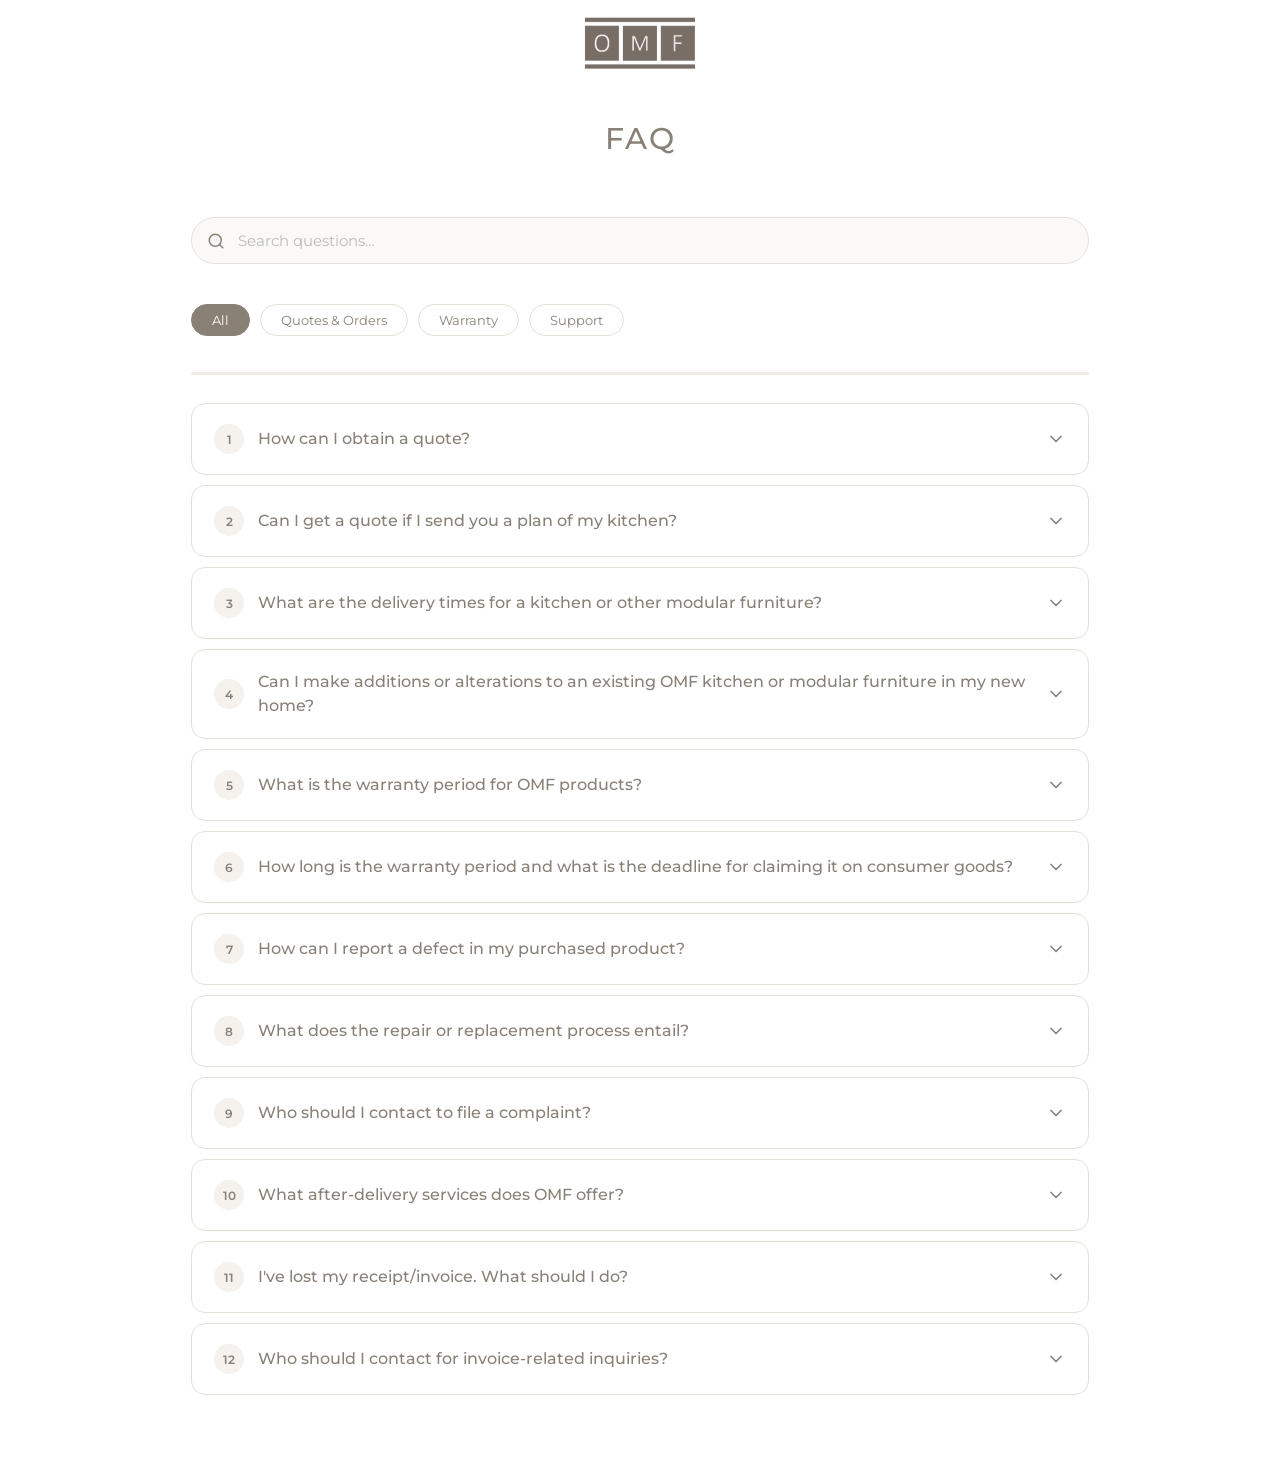
<file: FAQ.html>
<!DOCTYPE html>
<html lang="en">

<head>
    <meta charset="UTF-8">
    <meta name="viewport" content="width=device-width, initial-scale=1.0">
    <title>FAQ | OM Modular Furniture</title>

     <link
        href="https://fonts.googleapis.com/css2?family=Montserrat:wght@300;400;500;600&family=Poppins:wght@300;400;500;600&display=swap"
        rel="stylesheet">

    <style>
        /* ============================
           SCROLL PROGRESS BAR
        ============================ */
        #progress-bar {
            position: fixed;
            top: 0;
            left: 0;
            height: 2px;
            background: linear-gradient(90deg, #8A8175, #bcb8b3);
            z-index: 99997;
            width: 0%;
            transition: width .1s linear;
        }

        /* ============================
   HEADER
============================ */
        header {
            position: fixed;
            top: 0;
            left: 0;
            width: 100%;
            height: 90px;
            display: flex;
            align-items: center;
            justify-content: space-between;
            padding: 0 60px;
            z-index: 9999;

            background: transparent;
            transition:
                background-color .45s ease,
                backdrop-filter .45s ease,
                box-shadow .45s ease,
                height .45s ease,
                transform .45s ease;
        }

        header.scrolled {
            background-color: rgba(17, 17, 17, .92);
            backdrop-filter: blur(18px);
            -webkit-backdrop-filter: blur(18px);
            box-shadow: 0 10px 30px rgba(0, 0, 0, .15);
            height: 75px;
        }

        header.hide-header {
            transform: translateY(-100%);
        }

        @keyframes headerDrop {
            from {
                transform: translateY(-100%);
                opacity: 0
            }

            to {
                transform: translateY(0);
                opacity: 1
            }
        }


        .logo {
            position: absolute;
            left: 50%;
            top: 50%;
            transform: translate(-50%, -50%);
            z-index: 9999;
        }

        .logo a {
            display: inline-block;
        }

        .logo img {
            width: 110px;
            display: block;
            cursor: pointer;
        }

        /* Mobile */
        @media (max-width:768px) {

            .logo {
                left: 50%;
                top: 50%;
                transform: translate(-50%, -50%);
            }

            .logo img {
                width: 80px;
            }

        }

        * {
            box-sizing: border-box;
        }

        .page-content {
            max-width: 1100px;
            margin: 120px auto 80px;
            font-family: 'Montserrat', sans-serif;
            padding: 0 8%;
        }

        /* ── PAGE TITLE ── */
        .page-content h1 {
            font-family: 'Montserrat', sans-serif;
            text-align: center;
            font-size: 30px;
            font-weight: 500;
            color: #8A8175;
            margin-bottom: 60px;
            letter-spacing: 2px;

            opacity: 0;
            transform: translateY(-24px);
            animation: fadeDown 0.7s cubic-bezier(.4, 0, .2, 1) forwards 0.1s;
        }

        /* ── SEARCH BAR ── */
        .faq-search-wrap {
            position: relative;
            margin-bottom: 40px;
            font-family: 'Montserrat', sans-serif;
            opacity: 0;
            transform: translateY(-16px);
            animation: fadeDown 0.6s cubic-bezier(.4, 0, .2, 1) forwards 0.3s;
        }

        .faq-search-wrap svg {
            font-family: 'Montserrat', sans-serif;
            position: absolute;
            left: 16px;
            top: 50%;
            transform: translateY(-50%);
            width: 18px;
            height: 18px;
            stroke: #8A8175;
            pointer-events: none;
        }

        #faq-search {
            width: 100%;
            padding: 13px 18px 13px 46px;
            border: 1px solid #e5dfd6;
            border-radius: 50px;
            font-size: 15px;
            color: #555;
            background: #faf9f7;
            outline: none;
            transition: border-color 0.25s, box-shadow 0.25s;
            font-family: inherit;
        }

        #faq-search:focus {
            border-color: #8A8175;
            box-shadow: 0 0 0 4px rgba(138, 129, 117, 0.1);
        }

        #faq-search::placeholder {
            color: #bbb;
        }

        /* ── CATEGORY TABS ── */
        .faq-tabs {
            display: flex;
            gap: 10px;
            flex-wrap: wrap;
            margin-bottom: 36px;
            opacity: 0;
            transform: translateY(-12px);
            animation: fadeDown 0.6s cubic-bezier(.4, 0, .2, 1) forwards 0.45s;
        }

        .faq-tab {
            padding: 7px 20px;
            border-radius: 50px;
            border: 1px solid #e5dfd6;
            background: transparent;
            color: #8A8175;
            font-size: 13px;
            cursor: pointer;
            transition: background 0.2s, color 0.2s, border-color 0.2s, transform 0.15s;
            font-family: inherit;
        }

        .faq-tab:hover {
            background: #f5f1ec;
            transform: translateY(-1px);
        }

        .faq-tab.active {
            background: #8A8175;
            color: #fff;
            border-color: #8A8175;
        }

        /* ── NO RESULTS ── */
        .no-results {
            text-align: center;
            color: #bbb;
            font-size: 15px;
            padding: 48px 0;
            display: none;
        }

        /* ── FAQ ITEMS ── */
        .faq-item {
            border: 1px solid #e5dfd6;
            border-radius: 14px;
            margin-bottom: 10px;
            background: #fff;
            overflow: hidden;
            transition: border-color 0.25s, box-shadow 0.3s, transform 0.25s;

            opacity: 0;
            transform: translateY(20px);
        }

        .faq-item.visible {
            animation: slideUp 0.5s cubic-bezier(.4, 0, .2, 1) forwards;
        }

        .faq-item:hover {
            border-color: #c9c0b6;
            box-shadow: 0 4px 20px rgba(138, 129, 117, 0.1);
            transform: translateY(-2px);
        }

        .faq-item.open {
            border-color: #8A8175;
            box-shadow: 0 6px 28px rgba(138, 129, 117, 0.13);
        }

        /* ── QUESTION ROW ── */
        .faq-question {
            display: flex;
            align-items: center;
            justify-content: space-between;
            padding: 20px 22px;
            cursor: pointer;
            gap: 14px;
            user-select: none;
        }

        .faq-q-left {
            display: flex;
            align-items: center;
            gap: 14px;
        }

        .faq-num {
            width: 30px;
            height: 30px;
            border-radius: 50%;
            background: #f5f1ec;
            color: #8A8175;
            font-size: 12px;
            font-weight: 600;
            display: flex;
            align-items: center;
            justify-content: center;
            flex-shrink: 0;
            transition: background 0.25s, color 0.25s, transform 0.3s;
        }

        .faq-item.open .faq-num {
            background: #8A8175;
            color: #fff;
            transform: rotate(360deg);
        }

        .faq-q-text {
            font-size: 16px;
            font-weight: 500;
            color: #8A8175;
            line-height: 1.5;
            transition: color 0.2s;
        }

        .faq-item:hover .faq-q-text {
            color: #6f665c;
        }

        /* chevron */
        .faq-chevron {
            width: 20px;
            height: 20px;
            stroke: #8A8175;
            flex-shrink: 0;
            transition: transform 0.4s cubic-bezier(.4, 0, .2, 1), stroke 0.2s;
        }

        .faq-item.open .faq-chevron {
            transform: rotate(180deg);
            stroke: #6f665c;
        }

        /* ── ANSWER PANEL ── */
        .faq-answer {
            max-height: 0;
            overflow: hidden;
            transition: max-height 0.45s cubic-bezier(.4, 0, .2, 1);
        }

        .faq-answer-inner {
            padding: 0 22px 22px 66px;
            color: #777;
            font-size: 15px;
            line-height: 1.9;
            border-top: 1px solid #f0ece7;
            padding-top: 16px;
        }

        /* highlight on search */
        mark.hl {
            background: #f5f1ec;
            color: #6f665c;
            font-weight: 600;
            border-radius: 3px;
            padding: 0 2px;
        }

        /* ── PROGRESS BAR ── */
        .faq-progress-wrap {
            height: 3px;
            background: #f0ece7;
            border-radius: 2px;
            margin-bottom: 28px;
            overflow: hidden;
            opacity: 0;
            animation: fadeDown 0.5s ease forwards 0.55s;
        }

        .faq-progress-fill {
            height: 100%;
            background: linear-gradient(90deg, #8A8175, #b5aca3);
            border-radius: 2px;
            width: 0%;
            transition: width 0.5s cubic-bezier(.4, 0, .2, 1);
        }

        /* ── KEYFRAMES ── */
        @keyframes fadeDown {
            from {
                opacity: 0;
                transform: translateY(-14px);
            }

            to {
                opacity: 1;
                transform: translateY(0);
            }
        }

        @keyframes slideUp {
            from {
                opacity: 0;
                transform: translateY(20px);
            }

            to {
                opacity: 1;
                transform: translateY(0);
            }
        }

        /* ── RESPONSIVE (kept from original) ── */
        @media (max-width: 768px) {
            .page-content {
                margin-top: 100px;
                padding: 0 6%;
            }

            .page-content h1 {
                font-size: 42px;
                margin-bottom: 40px;
            }

            .faq-q-text {
                font-size: 15px;
            }

            .faq-answer-inner {
                font-size: 14px;
                line-height: 1.8;
                padding-left: 22px;
            }
        }

        @media (max-width: 576px) {
            .page-content h1 {
                font-size: 34px;
            }

            .faq-q-text {
                font-size: 14px;
            }

            .faq-answer-inner {
                font-size: 13px;
            }
        }

            ::selection {
            background: #8A8175;
            color: white;
            }

/* Chrome, Edge, Safari, Opera, Android browsers */
::selection {
    background: #8A8175;
    color: #fff;
}

/* Firefox (Desktop & Android) */
::-moz-selection {
    background: #8A8175;
    color: #fff;
}
    </style>
</head>

<body>

    <header id="mainHeader">

        <div class="logo">
            <a href="./index.html">
                <img src="image/logo.png" alt="OM Modular Furniture - Modular Kitchen & Interior Solutions">
            </a>
        </div>

    </header>

    <section class="page-content">

        <h1>FAQ</h1>

        <!-- Search -->
        <div class="faq-search-wrap">
            <svg viewBox="0 0 24 24" fill="none" stroke-width="2" stroke-linecap="round" stroke-linejoin="round">
                <circle cx="11" cy="11" r="8" />
                <line x1="21" y1="21" x2="16.65" y2="16.65" />
            </svg>
            <input type="text" id="faq-search" placeholder="Search questions…" autocomplete="off" />
        </div>

        <!-- Category tabs -->
        <div class="faq-tabs" id="faq-tabs">
            <button class="faq-tab active" data-cat="all">All</button>
            <button class="faq-tab" data-cat="quotes">Quotes &amp; Orders</button>
            <button class="faq-tab" data-cat="warranty">Warranty</button>
            <button class="faq-tab" data-cat="support">Support</button>
        </div>

        <!-- Progress bar -->
        <div class="faq-progress-wrap">
            <div class="faq-progress-fill" id="faq-progress"></div>
        </div>

        <!-- FAQ list -->
        <div id="faq-list"></div>
        <div class="no-results" id="no-results">No results found. Try a different keyword.</div>

    </section>

    <script>

        /* ============================
   PROGRESS BAR
============================ */
        window.addEventListener('scroll', () => {
            const pct = (window.scrollY / (document.body.scrollHeight - window.innerHeight)) * 100;
            document.getElementById('progress-bar').style.width = pct + '%';
        }, { passive: true });

        /* ============================
           HEADER SCROLL
        ============================ */
        const header = document.getElementById("mainHeader");
        let lastScroll = 0;

        window.addEventListener("scroll", () => {
            const currentScroll = window.pageYOffset;

            if (currentScroll > 50) {
                header.classList.add("scrolled");
            } else {
                header.classList.remove("scrolled");
            }

            if (currentScroll > lastScroll && currentScroll > 250) {
                header.classList.add("hide-header");
            } else {
                header.classList.remove("hide-header");
            }

            lastScroll = currentScroll;
        }, { passive: true });

        const faqs = [
            { cat: 'quotes', q: 'How can I obtain a quote?', a: 'The cost of our modular innovations varies based on factors like size, type of elements, and choice of appliances. For a detailed overview, including current products, initiatives, designs, and pricing, we recommend reaching out to one of our sales representatives. They will provide you with a comprehensive quote and personalized assistance.' },
            { cat: 'quotes', q: 'Can I get a quote if I send you a plan of my kitchen?', a: 'Absolutely! For the best experience, we recommend contacting one of our sales points. Our dedicated sales team will be delighted to provide you with a detailed overview of our current initiatives, and supply you with a customized drawing and quotation tailored to your specific needs.' },
            { cat: 'quotes', q: 'What are the delivery times for a kitchen or other modular furniture?', a: 'Delivery times depend on several factors, including production schedules, model type, door finishes, and custom-sized elements. For precise information, we recommend visiting our experience centre, where our experts can provide you with all the details you need.' },
            { cat: 'quotes', q: 'Can I make additions or alterations to an existing OMF kitchen or modular furniture in my new home?', a: 'Yes, you can! However, the feasibility of additions or alterations depends on the age of your kitchen or furniture, as certain models, finishes, or technical components may no longer be in production. To explore your options, we recommend reaching out to one of our sales representatives. They have all the up-to-date information to assist you effectively.' },
            { cat: 'warranty', q: 'What is the warranty period for OMF products?', a: 'All OMF products come with a legal warranty that covers any defects in conformity for two years from the date of delivery.' },
            { cat: 'warranty', q: 'How long is the warranty period and what is the deadline for claiming it on consumer goods?', a: 'The seller is liable for any non-conformity present at the time of delivery for two years after the item\'s delivery. For used items, the seller and buyer may agree on a shorter liability period, but it must be at least one year.' },
            { cat: 'support', q: 'How can I report a defect in my purchased product?', a: 'To report a defect, keep all purchase documentation for at least 24 months from the delivery date. This includes receipts, invoices, and payment slips, which serve as proof of purchase.' },
            { cat: 'support', q: 'What does the repair or replacement process entail?', a: 'To address any non-conformity, consumers can initially request a free repair or replacement of the defective item. The seller covers all essential expenses, including shipping, labour, and materials. However, if the requested remedy is impossible or incurs excessive costs for the seller, they may refuse. In such cases, the consumer can request a price reduction or contract termination.' },
            { cat: 'support', q: 'Who should I contact to file a complaint?', a: 'For any complaints, please contact the salesperson with whom you signed the purchase contract. They will be your point of contact throughout the entire warranty period.' },
            { cat: 'support', q: 'What after-delivery services does OMF offer?', a: 'OMF offers comprehensive after-delivery support, including assistance with any issues related to purchased goods. We ensure proper fitting and usage of our products and provide user manuals for your convenience.' },
            { cat: 'support', q: "I've lost my receipt/invoice. What should I do?", a: 'In this situation, please contact the point of sale where you made your purchase. They will be able to assist you.' },
            { cat: 'support', q: 'Who should I contact for invoice-related inquiries?', a: 'For any questions regarding your invoice, please email us at ommodular11@gmail.com' }
        ];

        let activeCat = 'all';
        let openIndex = null;
        let searchTerm = '';

        function esc(str) {
            return str.replace(/[.*+?^${}()|[\]\\]/g, '\\$&');
        }

        function highlight(text, term) {
            if (!term) return text;
            return text.replace(new RegExp(`(${esc(term)})`, 'gi'), '<mark class="hl">$1</mark>');
        }

        function getFiltered() {
            return faqs.map((f, i) => ({ ...f, _i: i })).filter(f => {
                const catOk = activeCat === 'all' || f.cat === activeCat;
                const termOk = !searchTerm || f.q.toLowerCase().includes(searchTerm) || f.a.toLowerCase().includes(searchTerm);
                return catOk && termOk;
            });
        }

        function render() {
            const list = document.getElementById('faq-list');
            const noR = document.getElementById('no-results');
            const prog = document.getElementById('faq-progress');
            const items = getFiltered();

            list.innerHTML = '';

            if (items.length === 0) {
                noR.style.display = 'block';
                prog.style.width = '0%';
                return;
            }
            noR.style.display = 'none';

            // progress based on open item
            if (openIndex !== null) {
                const pos = items.findIndex(f => f._i === openIndex);
                prog.style.width = pos >= 0 ? Math.round(((pos + 1) / items.length) * 100) + '%' : '0%';
            } else {
                prog.style.width = '0%';
            }

            items.forEach((f, i) => {
                const isOpen = openIndex === f._i;
                const div = document.createElement('div');
                div.className = 'faq-item' + (isOpen ? ' open' : '');
                div.innerHTML = `
                    <div class="faq-question" role="button" tabindex="0" aria-expanded="${isOpen}">
                        <div class="faq-q-left">
                            <span class="faq-num">${i + 1}</span>
                            <span class="faq-q-text">${highlight(f.q, searchTerm)}</span>
                        </div>
                        <svg class="faq-chevron" viewBox="0 0 24 24" fill="none" stroke-width="2" stroke-linecap="round" stroke-linejoin="round">
                            <polyline points="6 9 12 15 18 9"/>
                        </svg>
                    </div>
                    <div class="faq-answer" style="max-height:${isOpen ? '600px' : '0'}">
                        <div class="faq-answer-inner">${highlight(f.a, searchTerm)}</div>
                    </div>`;

                const btn = div.querySelector('.faq-question');
                btn.addEventListener('click', () => toggle(f._i));
                btn.addEventListener('keydown', e => {
                    if (e.key === 'Enter' || e.key === ' ') { e.preventDefault(); toggle(f._i); }
                });

                list.appendChild(div);

                // staggered entrance
                requestAnimationFrame(() => {
                    setTimeout(() => div.classList.add('visible'), i * 60);
                });
            });
        }

        function toggle(idx) {
            openIndex = openIndex === idx ? null : idx;
            render();
        }

        document.getElementById('faq-search').addEventListener('input', e => {
            searchTerm = e.target.value.toLowerCase().trim();
            openIndex = null;
            render();
        });

        document.getElementById('faq-tabs').addEventListener('click', e => {
            const btn = e.target.closest('.faq-tab');
            if (!btn) return;
            document.querySelectorAll('.faq-tab').forEach(b => b.classList.remove('active'));
            btn.classList.add('active');
            activeCat = btn.dataset.cat;
            openIndex = null;
            render();
        });

        render();
    </script>

</body>

</html>
</file>
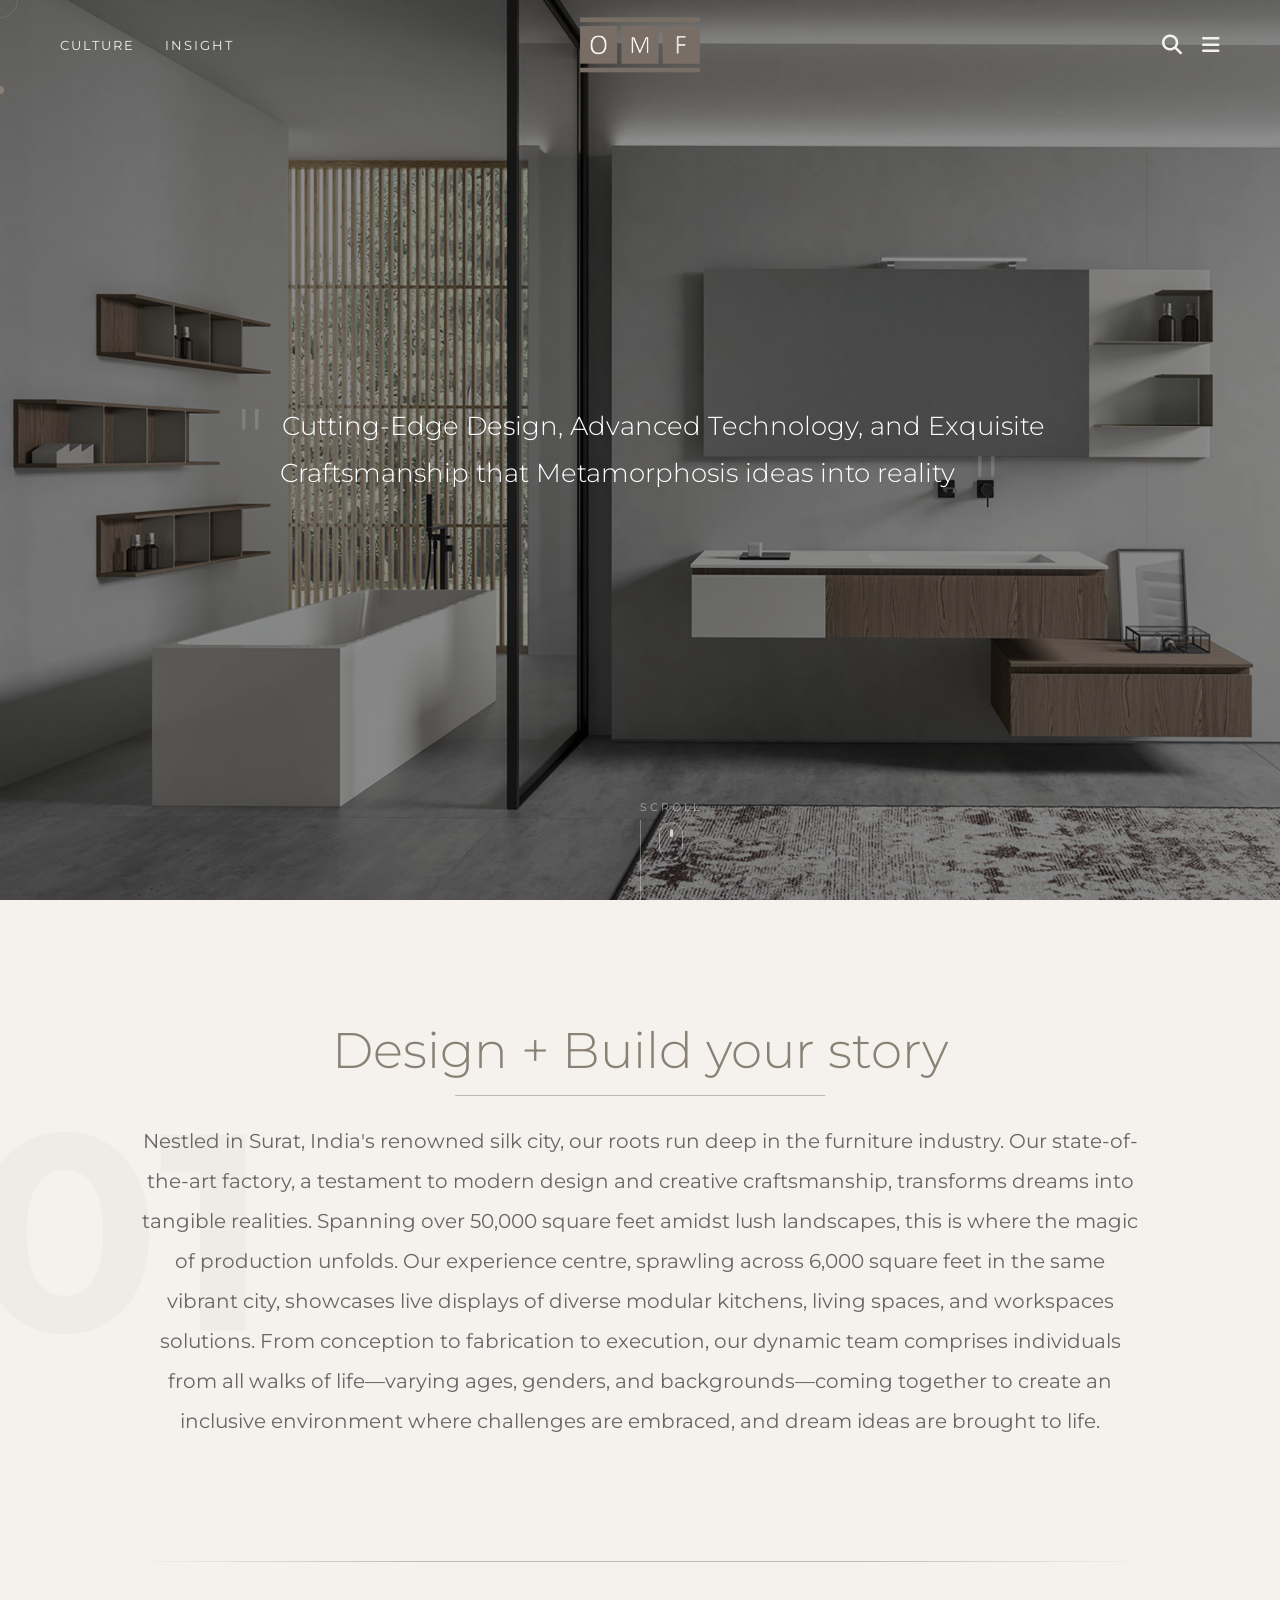
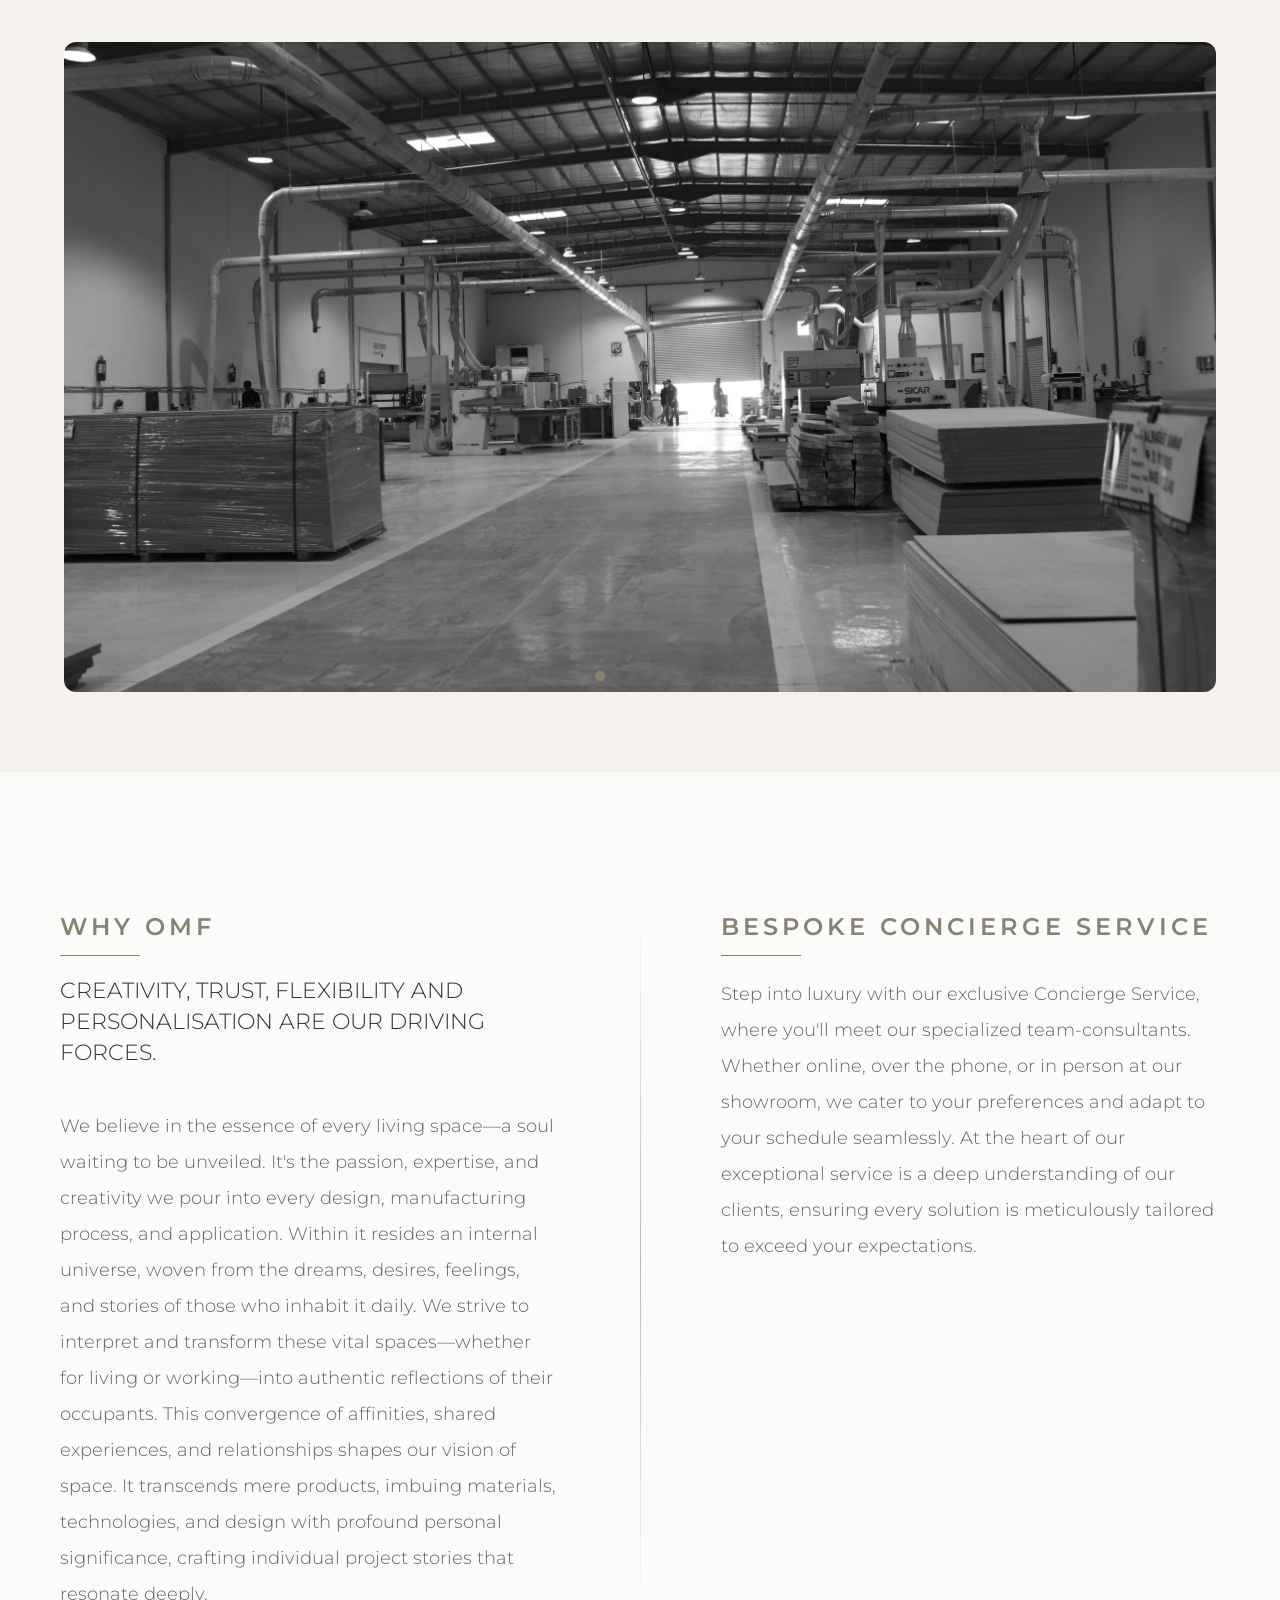
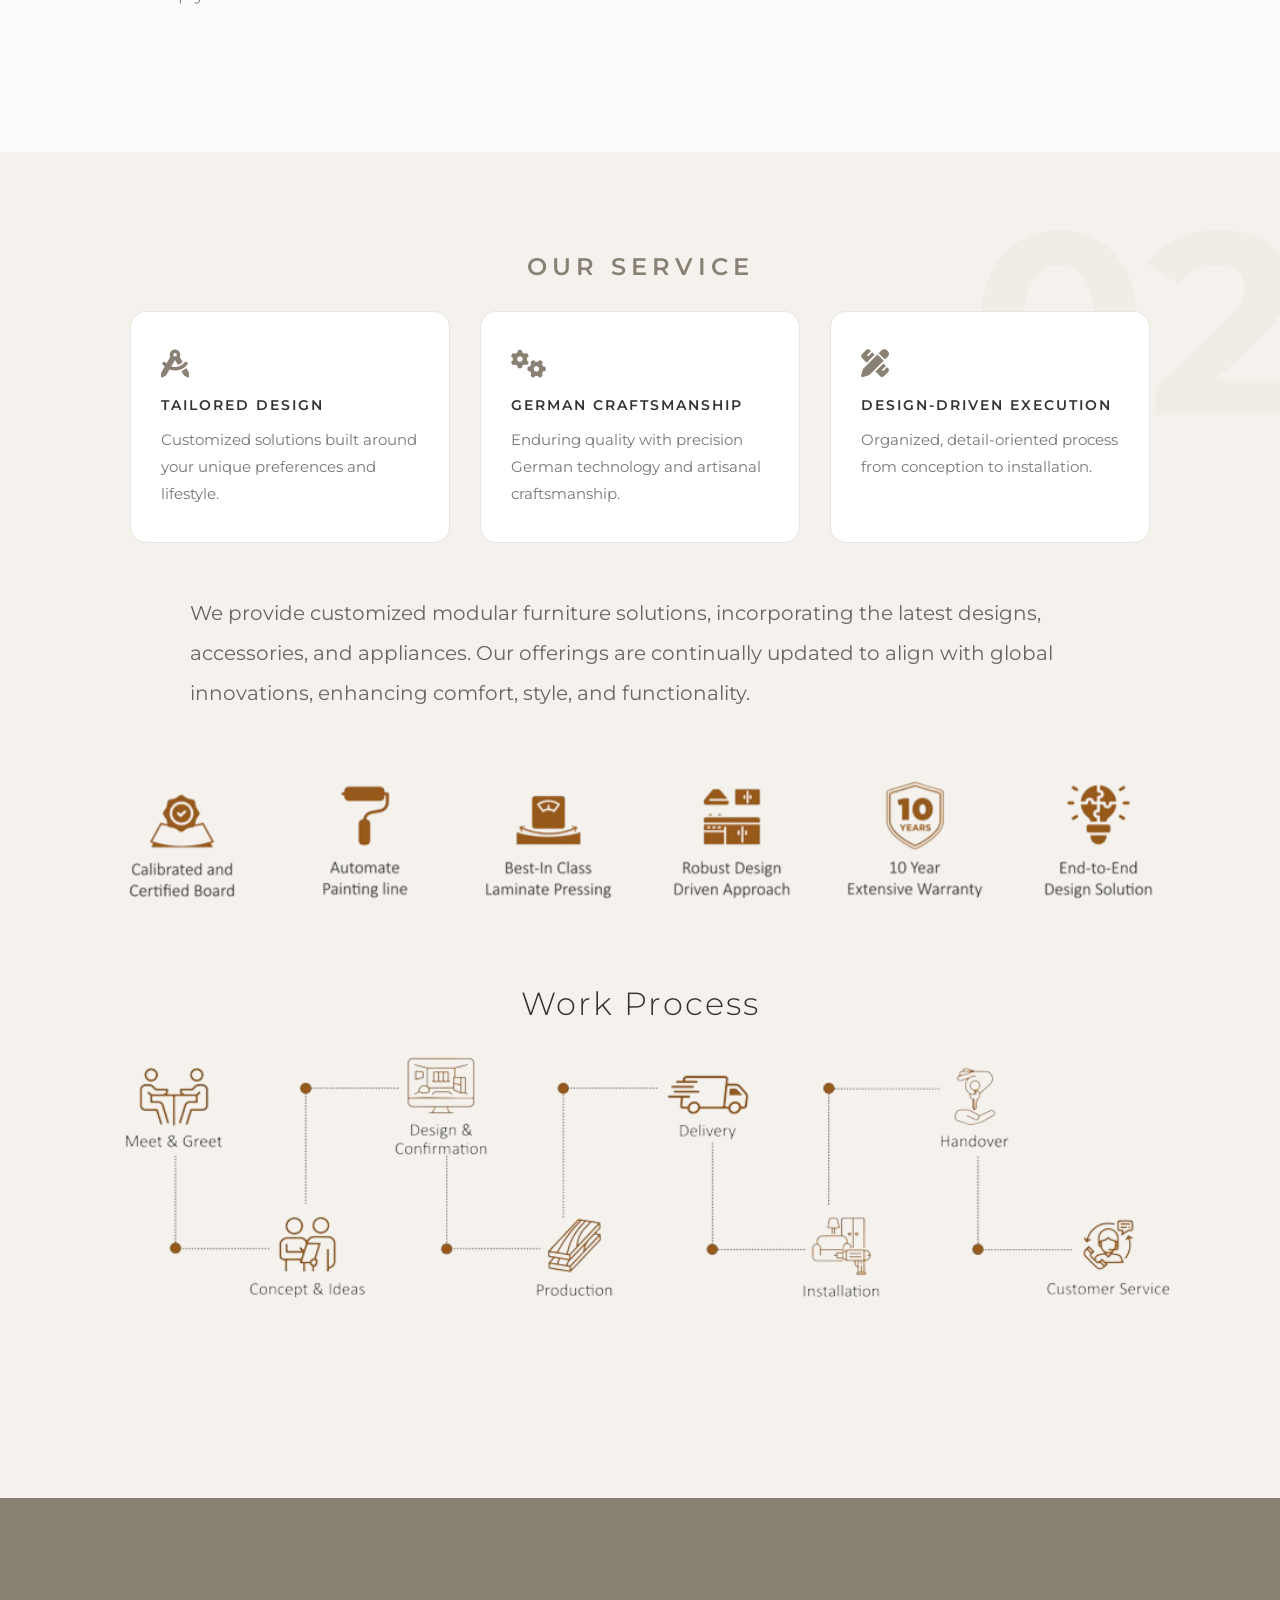
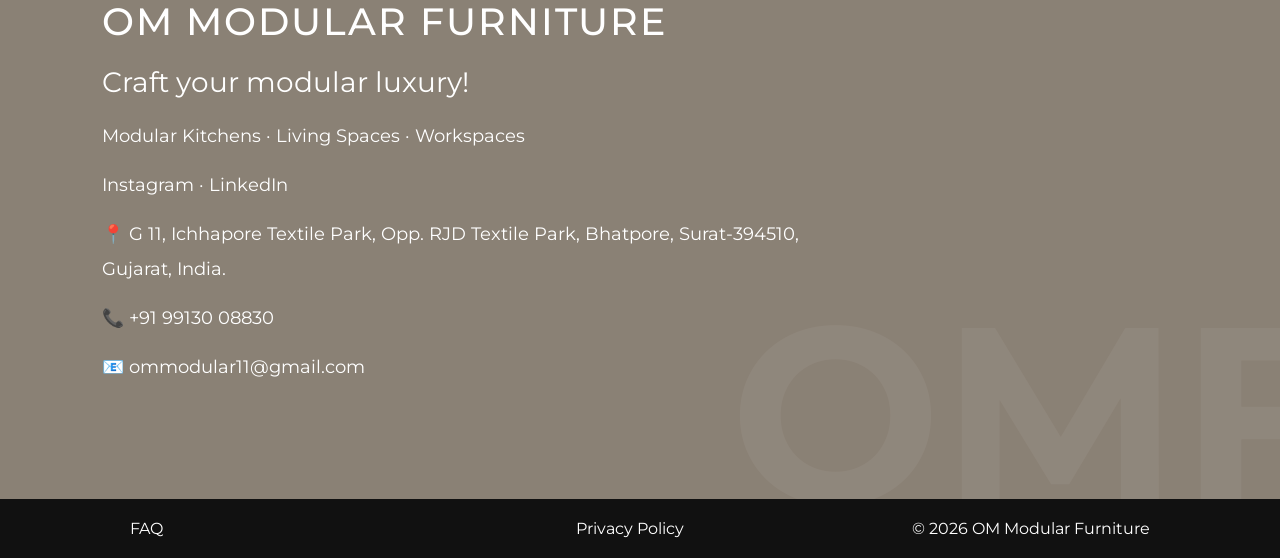
<file: Insight.html>
<!DOCTYPE html>
<html lang="en">

<head>
    <meta charset="UTF-8">
    <meta name="viewport" content="width=device-width, initial-scale=1.0">

    <title>Furniture Ideas & Interior Tips | OM Modular Furniture</title>

    <meta name="description"
        content="Explore furniture trends, modular kitchen ideas and interior design tips by OM Modular Furniture.">

    <link
        href="https://fonts.googleapis.com/css2?family=Montserrat:wght@300;400;500;600&family=Poppins:wght@300;400;500;600&display=swap"
        rel="stylesheet">
    <link rel="stylesheet" href="https://cdn.jsdelivr.net/npm/swiper@11/swiper-bundle.min.css">
    <link rel="stylesheet" href="https://cdnjs.cloudflare.com/ajax/libs/font-awesome/6.5.1/css/all.min.css">

    <style>
        /* ============================
           RESET & BASE
        ============================ */
        *,
        *::before,
        *::after {
            margin: 0;
            padding: 0;
            box-sizing: border-box;
        }

        html,
        body {
            width: 100%;
            overflow-x: hidden;
        }

        body {
            padding-top: 90px;
        }

        @media(max-width:768px) {
            body {
                padding-top: 75px;
            }
        }

        body {
            font-family: 'Montserrat', sans-serif;
            background: #f5f2ed;
            color: #555;
        }

        img {
            max-width: 100%;
            height: auto;
            display: block;
        }

        :root {
            --cream: #f5f2ed;
            --taupe: #8A8175;
            --taupe-light: #bcb8b3;
            --dark: #111;
            --ease-out: cubic-bezier(0.22, 1, 0.36, 1);
            --ease-in-out: cubic-bezier(0.65, 0, 0.35, 1);
        }

        /* ============================
           CURSOR
        ============================ */
        .cursor-dot {
            width: 8px;
            height: 8px;
            background: #8A8175;
            border-radius: 50%;
            position: fixed;
            pointer-events: none;
            z-index: 99999;
            transform: translate(-50%, -50%);
        }

        .cursor-ring {
            width: 36px;
            height: 36px;
            border: 1px solid rgba(138, 129, 117, .5);
            border-radius: 50%;
            position: fixed;
            pointer-events: none;
            z-index: 99998;
            transform: translate(-50%, -50%);
            transition: width .3s var(--ease-out), height .3s var(--ease-out), opacity .3s;
        }

        .cursor-ring.expand {
            width: 60px;
            height: 60px;
            opacity: .5;
        }

        /* ============================
           SCROLL PROGRESS
        ============================ */
        #progress-bar {
            position: fixed;
            top: 0;
            left: 0;
            height: 2px;
            background: linear-gradient(90deg, #8A8175, #bcb8b3);
            z-index: 99997;
            width: 0%;
            transition: width .1s linear;
        }

        /* ============================
   HEADER
============================ */
        header {
            position: fixed;
            top: 0;
            left: 0;
            right: 0;
            height: 90px;
            display: flex;
            align-items: center;
            justify-content: space-between;
            padding: 0 60px;
            z-index: 1000;
            transition: background .4s ease, height .4s ease, transform .5s var(--ease-out);
            animation: headerDrop .8s .2s var(--ease-out) both;
        }

        @keyframes headerDrop {
            from {
                transform: translateY(-100%);
                opacity: 0
            }

            to {
                transform: translateY(0);
                opacity: 1
            }
        }

        header.scrolled {
            background: rgba(17, 17, 17, .92);
            backdrop-filter: blur(20px);
            height: 70px;
        }

        header.hide-header {
            transform: translateY(-100%);
        }

        .logo-area {
            display: flex;
            align-items: center;
            gap: 30px;
        }

        .logo-area a {
            text-decoration: none;
            color: #f5f2ed;
            font-size: 13px;
            letter-spacing: 2px;
            text-transform: uppercase;
            position: relative;
            transition: color .3s, letter-spacing .3s;
        }

        .logo-area a::after {
            content: '';
            position: absolute;
            bottom: -4px;
            left: 0;
            width: 0;
            height: 1px;
            background: #bcb8b3;
            transition: width .4s var(--ease-out);
        }

        .logo-area a:hover {
            color: #bcb8b3;
            letter-spacing: 3px;
        }

        .logo-area a:hover::after {
            width: 100%;
        }

        .logo {
            position: absolute;
            left: 50%;
            top: 50%;
            transform: translate(-50%, -50%);
            transition: transform .4s var(--ease-out), opacity .3s;
        }

        .logo img {
            width: 120px;
        }

        .logo:hover {
            transform: translate(-50%, -50%) scale(1.06);
            opacity: .85;
        }

        .icons {
            display: flex;
            align-items: center;
            gap: 20px;
        }

        .icons i {
            font-size: 20px;
            color: #f5f2ed;
            cursor: none;
            transition: color .3s, transform .3s;
        }

        .icons i:hover {
            color: #8A8175;
            transform: scale(1.15);
        }

        .search-box {
            position: relative;
        }

        .search-form {
            position: absolute;
            top: 50%;
            right: 45px;
            transform: translateY(-50%);
            width: 0;
            overflow: hidden;
            opacity: 0;
            transition: all .4s var(--ease-out);
        }

        .search-box.active .search-form {
            width: 250px;
            opacity: 1;
        }

        .search-input {
            width: 250px;
            height: 42px;
            padding: 0 15px;
            border: 1px solid rgba(138, 129, 117, .4);
            border-radius: 30px;
            outline: none;
            background: rgba(255, 255, 255, .9);
            font-family: 'Montserrat', sans-serif;
            transition: border-color .3s;
        }

        .search-input:focus {
            border-color: #8A8175;
        }

        .menu-btn {
            transition: transform .4s var(--ease-out);
        }

        .menu-box.active .menu-btn {
            transform: rotate(90deg);
            color: #b8aa9b;
        }

        .menu-dropdown {
            position: absolute;
            top: 55px;
            right: 0;
            width: 240px;
            background: rgba(255, 255, 255, .97);
            backdrop-filter: blur(20px);
            border-radius: 18px;
            padding: 15px 25px;
            box-shadow: 0 30px 60px rgba(0, 0, 0, .12);
            opacity: 0;
            visibility: hidden;
            transform: translateY(20px) scale(.97);
            transform-origin: top right;
            transition: opacity .35s, transform .35s var(--ease-out), visibility .35s;
            z-index: 9999;
        }

        .menu-dropdown a {
            display: block;
            text-decoration: none;
            color: #555;
            font-size: 15px;
            padding: 14px 0;
            border-bottom: 1px solid rgba(0, 0, 0, .06);
            transition: color .3s, padding-left .3s;
        }

        .menu-dropdown a:last-child {
            border-bottom: none;
        }

        .menu-dropdown a:hover {
            color: #8A8175;
            padding-left: 12px;
        }

        .menu-box.active .menu-dropdown {
            opacity: 1;
            visibility: visible;
            transform: translateY(0) scale(1);
        }

        /* ============================
           HERO IMAGE
        ============================ */

        .hero-image {
            width: 100%;
            min-height: 100vh;
            height: calc(100vh - 75px);
            position: relative;
            overflow: hidden;
            margin-top: -90px;
        }

        .hero-bg-layer {
            position: absolute;
            inset: 0;
            background: url("image/In.jpg") center center;
            background-size: cover;
            background-repeat: no-repeat;
        }

        .hero-image::before {
            content: '';
            position: absolute;
            inset: 0;
            background: rgba(0, 0, 0, .45);
            z-index: 1;
        }

        .hero-overlay {
            position: absolute;
            inset: 0;
            display: flex;
            justify-content: center;
            align-items: center;
            z-index: 2;
        }

        .cutting-edge {
            max-width: 900px;
            text-align: center;
            color: white;
            font-size: 26px;
            line-height: 1.8;
            font-weight: 300;
            padding: 0 40px;
            opacity: 0;
            transform: translateY(40px);
            animation: fadeUp 1.4s 1s var(--ease-out) forwards;
        }

        @media(max-width:768px) {

            .hero-image {
                height: 75vh;
                min-height: 500px;
            }

            .hero-bg-layer {
                background-position: center center;
                background-size: cover;
            }

        }

        /* Decorative quote marks */
        .cutting-edge::before {
            content: '"';
            font-size: 80px;
            color: rgba(255, 255, 255, .15);
            line-height: 0;
            vertical-align: -30px;
            margin-right: 10px;
        }

        .cutting-edge::after {
            content: '"';
            font-size: 80px;
            color: rgba(255, 255, 255, .15);
            line-height: 0;
            vertical-align: -30px;
            margin-left: 10px;
        }

        /* Hero line */
        .hero-line {
            position: absolute;
            bottom: 0;
            left: 50%;
            transform: translateX(-50%);
            width: 1px;
            height: 0;
            background: rgba(255, 255, 255, .3);
            z-index: 3;
            animation: lineDown 1.2s 1.8s var(--ease-out) forwards;
        }

        @keyframes lineDown {
            to {
                height: 80px;
            }
        }

        /* Scroll indicator */
        .scroll-indicator {
            position: absolute;
            bottom: 40px;
            left: 50%;
            transform: translateX(-50%);
            z-index: 3;
            display: flex;
            flex-direction: column;
            align-items: center;
            gap: 8px;
            opacity: 0;
            animation: fadeUp .8s 2s var(--ease-out) forwards;
        }

        .scroll-indicator span {
            color: rgba(255, 255, 255, .5);
            font-size: 11px;
            letter-spacing: 3px;
            text-transform: uppercase;
        }

        .scroll-mouse {
            width: 24px;
            height: 38px;
            border: 1px solid rgba(255, 255, 255, .4);
            border-radius: 12px;
            display: flex;
            justify-content: center;
            padding-top: 6px;
        }

        .scroll-wheel {
            width: 3px;
            height: 8px;
            background: rgba(255, 255, 255, .7);
            border-radius: 2px;
            animation: scrollWheel 2s ease infinite;
        }

        @keyframes scrollWheel {
            0% {
                transform: translateY(0);
                opacity: 1;
            }

            80% {
                transform: translateY(12px);
                opacity: 0;
            }

            100% {
                transform: translateY(0);
                opacity: 0;
            }
        }

        @keyframes fadeUp {
            to {
                opacity: 1;
                transform: translateY(0);
            }
        }

        /* ============================
           SCROLL REVEAL
        ============================ */
        .reveal {
            opacity: 0;
            transform: translateY(50px);
            transition: opacity .9s var(--ease-out), transform .9s var(--ease-out);
        }

        .reveal.active {
            opacity: 1;
            transform: translateY(0);
        }

        .reveal-left {
            opacity: 0;
            transform: translateX(-60px);
            transition: opacity .9s var(--ease-out), transform .9s var(--ease-out);
        }

        .reveal-left.active {
            opacity: 1;
            transform: translateX(0);
        }

        .reveal-right {
            opacity: 0;
            transform: translateX(60px);
            transition: opacity .9s var(--ease-out), transform .9s var(--ease-out);
        }

        .reveal-right.active {
            opacity: 1;
            transform: translateX(0);
        }

        .reveal[data-delay="2"] {
            transition-delay: .15s;
        }

        .reveal[data-delay="3"] {
            transition-delay: .3s;
        }

        /* ============================
           STORY SECTION
        ============================ */
        .story-section {
            background: #f5f2ed;
            padding: 120px 20px;
            position: relative;
            overflow: hidden;
        }

        /* Big watermark number */
        .story-section::before {
            content: '01';
            position: absolute;
            left: -30px;
            top: 50%;
            transform: translateY(-50%);
            font-size: 280px;
            font-weight: 700;
            color: rgba(138, 129, 117, .06);
            pointer-events: none;
            line-height: 1;
        }

        .story-box {
            max-width: 1100px;
            margin: auto;
            text-align: center;
        }

        .story-box h1 {
            font-size: 50px;
            font-weight: 300;
            color: #8A8175;
            margin-bottom: 40px;
            position: relative;
            display: inline-block;
        }

        .story-box h1::after {
            content: '';
            position: absolute;
            bottom: -15px;
            left: 50%;
            transform: translateX(-50%);
            width: 0;
            height: 1px;
            background: #bcb8b3;
            transition: width 1.4s 1s var(--ease-out);
        }

        .story-box.active h1::after {
            width: 60%;
        }

        .story-text {
            max-width: 1000px;
            margin: auto;
            font-size: 20px;
            line-height: 2;
            color: #666;
        }

        /* ============================
           INSIGHT SLIDER
        ============================ */
        .insight-slider {
            width: 100%;
            padding: 80px 0;
            background: #f5f2ed;
        }

        .mySwiper {
            width: 90%;
            height: 650px;
        }

        .swiper-slide {
            overflow: hidden;
            border-radius: 12px;
        }

        .swiper-slide img {
            width: 100%;
            height: 100%;
            object-fit: cover;
            transition: transform 8s ease;
        }

        .swiper-slide-active img {
            transform: scale(1.08);
        }

        .swiper-pagination-bullet {
            background: #8A8175;
        }

        .swiper-pagination-bullet-active {
            transform: scale(1.3);
        }

        /* ============================
           WHY OMF + BESPOKE BOX
        ============================ */
        .two-col-section {
            background: #fbfbfa;
            padding: 140px 60px;
            display: flex;
            justify-content: center;
        }

        .box {
            max-width: 1300px;
            width: 100%;
            display: flex;
            justify-content: space-between;
            align-items: flex-start;
            gap: 80px;
        }

        .left-content,
        .right-content {
            width: 50%;
        }

        .left-content h5,
        .right-content h5 {
            font-size: 24px;
            font-weight: 600;
            letter-spacing: 4px;
            text-transform: uppercase;
            color: #8A8175;
            margin-bottom: 20px;
            position: relative;
            padding-bottom: 15px;
        }

        .left-content h5::after,
        .right-content h5::after {
            content: '';
            position: absolute;
            bottom: 0;
            left: 0;
            width: 30px;
            height: 1px;
            background: #8A8175;
            transition: width .8s var(--ease-out);
        }

        .left-content.active h5::after,
        .right-content.active h5::after {
            width: 80px;
        }

        .left-content h4 {
            font-size: 22px;
            line-height: 1.4;
            font-weight: 300;
            color: #323232;
            margin-bottom: 40px;
            text-transform: uppercase;
        }

        .left-content p,
        .right-content p {
            font-size: 18px;
            line-height: 2;
            color: #666;
            font-weight: 300;
        }

        /* Vertical divider */
        .col-divider {
            width: 1px;
            background: linear-gradient(to bottom, transparent, #bcb8b3, transparent);
            align-self: stretch;
            flex-shrink: 0;
            opacity: 0;
            transition: opacity 1s .5s ease;
        }

        .col-divider.active {
            opacity: 1;
        }

        /* ============================
           OUR SERVICE
        ============================ */
        .our-service {
            width: 100%;
            padding: 100px 20px;
            background: #f5f2ed;
            position: relative;
            overflow: hidden;
        }

        .our-service::before {
            content: '02';
            position: absolute;
            right: -20px;
            top: 40px;
            font-size: 260px;
            font-weight: 700;
            color: rgba(138, 129, 117, .05);
            pointer-events: none;
            line-height: 1;
        }

        .service-box {
            max-width: 1200px;
            margin: 0 auto;
            text-align: center;
        }

        .service-box h3 {
            font-size: 24px;
            font-weight: 600;
            color: #8A8175;
            letter-spacing: 5px;
            text-transform: uppercase;
            margin: 0 0 30px 0;
        }

        .service-box h4 {
            font-size: 32px;
            font-weight: 300;
            color: #333;
            letter-spacing: 2px;
            margin: 60px 0 20px 0;
        }

        .service-box>p {
            max-width: 900px;
            margin: 0 auto 50px auto;
            font-size: 20px;
            line-height: 2;
            color: #666;
            text-align: left;
        }

        .service-box img {
            width: 100%;
            max-width: 1100px;
            margin: 0 auto 60px auto;
            border-radius: 12px;
            transition: transform .8s var(--ease-out), box-shadow .8s ease;
        }

        .service-box img:hover {
            transform: scale(1.01);
            box-shadow: 0 30px 80px rgba(0, 0, 0, .1);
        }

        /* Service list items */
        .service-list {
            display: flex;
            gap: 30px;
            flex-wrap: wrap;
            justify-content: center;
            margin-bottom: 50px;
        }

        .service-item {
            flex: 1;
            min-width: 260px;
            max-width: 320px;
            border: 1px solid rgba(138, 129, 117, .2);
            border-radius: 16px;
            padding: 35px 30px;
            text-align: left;
            transition: border-color .4s ease, transform .4s var(--ease-out), box-shadow .4s ease;
            background: #fff;
        }

        .service-item:hover {
            border-color: #8A8175;
            transform: translateY(-8px);
            box-shadow: 0 20px 50px rgba(138, 129, 117, .12);
        }

        .service-item .icon {
            font-size: 28px;
            color: #8A8175;
            margin-bottom: 15px;
        }

        .service-item h6 {
            font-size: 14px;
            letter-spacing: 2px;
            text-transform: uppercase;
            color: #333;
            font-weight: 600;
            margin-bottom: 12px;
        }

        .service-item p {
            font-size: 15px;
            line-height: 1.8;
            color: #777;
        }

        /* ============================
           CONTACT
        ============================ */
        .contact {
            background: #8A8175;
            color: white;
            padding: 100px 8%;
            position: relative;
            overflow: hidden;
        }

        .contact::before {
            content: 'OMF';
            position: absolute;
            right: -60px;
            bottom: -40px;
            font-size: 250px;
            font-weight: 700;
            color: rgba(255, 255, 255, .05);
            pointer-events: none;
            line-height: 1;
        }

        .contact h1 {
            font-size: 38px;
            font-weight: 500;
            text-align: left;
            letter-spacing: 2px;
            text-transform: uppercase;
            color: white;
            margin-bottom: 20px;
        }

        .contact h2 {
            font-size: 28px;
            font-weight: 400;
            margin-bottom: 20px;
            text-align: left;
        }

        .contact p {
            margin: 15px 0;
            font-size: 18px;
            text-align: left;
            max-width: 700px;
            line-height: 1.9;
        }

        /* ============================
           FOOTER
        ============================ */
        footer {
            background: #111;
            color: #fff;
            display: flex;
            justify-content: space-between;
            align-items: center;
            gap: 40px;
            padding: 20px 40px;
            flex-wrap: wrap;
        }

        .footer-left {
            flex: 1;
            text-align: left;
            margin-left: 90px;
            font-size: 16px;
        }

        .footer-center {
            flex: 1;
            text-align: center;
            margin-right: 20px;
            font-size: 16px;
        }

        .footer-right {
            flex: 1;
            text-align: right;
            margin-right: 90px;
            font-size: 16px;
        }

        footer a {
            color: #fff;
            text-decoration: none;
            transition: color .3s ease;
            font-size: 16px;
        }

        footer a:hover {
            color: #ccc;
        }

        /* ============================
           DIVIDER
        ============================ */
        .divider-line {
            height: 1px;
            background: linear-gradient(90deg, transparent, #bcb8b3 30%, #bcb8b3 70%, transparent);
            width: 0;
            margin: 0 auto;
            transition: width 1.4s var(--ease-out);
        }

        .divider-line.active {
            width: 80%;
        }

        /* ============================
           RESPONSIVE
        ============================ */
        @media(max-width: 991px) {
            .box {
                flex-direction: column;
                gap: 50px;
            }

            .left-content,
            .right-content {
                width: 100%;
            }

            .col-divider {
                display: none;
            }

            .two-col-section {
                padding: 80px 30px;
            }
        }

        @media(max-width: 768px) {
            header {
                height: 75px;
                padding: 0 15px;
            }

            .logo {
                position: static;
                transform: none;
                width: 75px;
            }

            .logo img {
                width: 75px;
            }

            .cutting-edge {
                font-size: 18px;
                padding: 0 20px;
            }

            .story-box h1 {
                font-size: 34px;
            }

            .mySwiper {
                height: 300px;
            }

            .contact {
                padding: 50px 20px;
            }

            .contact h1,
            .contact h2,
            .contact p {
                text-align: center;
            }

            footer {
                flex-direction: column;
                gap: 12px;
                padding: 25px 15px;
            }

            .footer-left,
            .footer-center,
            .footer-right {
                width: 100%;
                margin: 0;
                text-align: center;
            }
        }

        @media(max-width: 600px) {
            h1 {
                font-size: 32px !important;
            }

            h2 {
                font-size: 28px !important;
            }

            p {
                font-size: 16px !important;
                line-height: 1.6;
            }
        }

        @media (prefers-reduced-motion: reduce) {

            *,
            *::before,
            *::after {
                animation-duration: .01ms !important;
                transition-duration: .01ms !important;
            }
        }

        /* ============================
   MOBILE HEADER
============================ */

        @media (max-width:768px) {

            header {
                height: 75px;
                padding: 0 15px;
                background: rgba(17, 17, 17, .75);
                backdrop-filter: blur(15px);
            }


            .logo-area {
                display: flex;
                gap: 12px;
                flex-shrink: 0;
            }


            .logo-area a {
                font-size: 10px;
                letter-spacing: 1px;
            }


            .logo {
                position: absolute;
                left: 50%;
                transform: translate(-50%, -50%);
            }


            .logo img {
                width: 90px;
            }


            .icons {
                gap: 12px;
                flex-shrink: 0;
            }


            .icons i {
                font-size: 17px;
            }


            .search-form {
                right: 0;
                top: 55px;
            }


            .search-box.active .search-form {
                width: 190px;
            }


            .search-input {
                width: 190px;
                height: 38px;
            }


            .menu-dropdown {
                position: fixed;
                top: 75px;
                right: 12px;
                width: 210px;
            }

        }



        /* SMALL MOBILE */
        @media(max-width:420px) {

            header {
                padding: 0 10px;
            }


            .logo-area {
                gap: 8px;
            }


            .logo-area a {
                font-size: 9px;
            }


            .logo img {
                width: 75px;
            }


            .icons {
                gap: 8px;
            }


            .icons i {
                font-size: 16px;
            }

        }
    </style>
</head>

<body>

    <!-- CURSOR -->
    <div class="cursor-dot" id="cursorDot"></div>
    <div class="cursor-ring" id="cursorRing"></div>

    <!-- PROGRESS BAR -->
    <div id="progress-bar"></div>

    <header id="mainHeader">
        <div class="logo-area">
            <a href="culture.html">Culture</a>
            <a href="Insight.html">Insight</a>
        </div>

  <div class="logo">
    <a href="/">
        <img src="image/logo.png" alt="OM Modular Furniture">
    </a>
</div>

        <div class="icons">
            <div class="search-box">
                <i class="fas fa-search search-btn"></i>
                <form class="search-form">
                    <input type="text" class="search-input" placeholder="Search...">
                </form>
            </div>

            <div class="menu-box">
                <i class="fas fa-bars menu-btn"></i>
                <div class="menu-dropdown">
                    <a href="modular-kitchen.html">Modular Kitchen</a>
                    <a href="living-space.html">Living Space</a>
                    <a href="workspace.html">Workspace</a>
                    <a href="contact.html">Contact</a>
                </div>
            </div>
        </div>
    </header>

    <!-- HERO IMAGE -->
    <section class="hero-image">
        <div class="hero-bg-layer" id="heroBg"></div>
        <div class="hero-overlay">
            <p class="cutting-edge">
                Cutting-Edge Design, Advanced Technology, and Exquisite Craftsmanship that
                Metamorphosis ideas into reality
            </p>
        </div>
        <div class="hero-line"></div>
        <div class="scroll-indicator">
            <span>Scroll</span>
            <div class="scroll-mouse">
                <div class="scroll-wheel"></div>
            </div>
        </div>
    </section>

    <!-- STORY -->
    <section class="story-section">
        <div class="story-box reveal">
            <h1>Design + Build your story</h1>
            <p class="story-text">
                Nestled in Surat, India's renowned silk city, our roots run deep in the furniture industry.
                Our state-of-the-art factory, a testament to modern design and creative craftsmanship,
                transforms dreams into tangible realities. Spanning over 50,000 square feet amidst lush landscapes,
                this is where the magic of production unfolds. Our experience centre, sprawling across 6,000 square feet
                in the same vibrant city, showcases live displays of diverse modular kitchens, living spaces, and
                workspaces solutions. From conception to fabrication to execution, our dynamic team comprises
                individuals
                from all walks of life—varying ages, genders, and backgrounds—coming together to create an inclusive
                environment where challenges are embraced, and dream ideas are brought to life.
            </p>
        </div>
    </section>

    <div class="divider-line" style="margin:0 auto;"></div>

    <!-- INSIGHT SLIDER -->
    <section class="insight-slider">
        <div class="swiper mySwiper reveal">
            <div class="swiper-wrapper">
                <div class="swiper-slide"><img src="image/insight1.jpg" alt="Insight 1"></div>
                <div class="swiper-slide"><img src="image/insight2.jpg" alt="Insight 2"></div>
                <div class="swiper-slide"><img src="image/insight3.jpg" alt="Insight 3"></div>
                <div class="swiper-slide"><img src="image/insight4.jpg" alt="Insight 4"></div>
                <div class="swiper-slide"><img src="image/insight5.jpg" alt="Insight 5"></div>
                <div class="swiper-slide"><img src="image/insight6.jpg" alt="Insight 6"></div>
            </div>
            <div class="swiper-pagination"></div>
        </div>
    </section>

    <!-- WHY OMF + BESPOKE -->
    <div class="two-col-section">
        <div class="box">
            <div class="left-content reveal-left">
                <h5>Why OMF</h5>
                <h4>
                    Creativity, Trust, Flexibility and
                    Personalisation are our driving forces.
                </h4>
                <p>
                    We believe in the essence of every living space—a soul waiting to be unveiled.
                    It's the passion, expertise, and creativity we pour into every design, manufacturing process, and
                    application. Within it resides an internal universe, woven from the dreams, desires, feelings, and
                    stories of those who inhabit it daily. We strive to interpret and transform these vital
                    spaces—whether
                    for living or working—into authentic reflections of their occupants.
                    This convergence of affinities, shared experiences, and relationships shapes our vision of space.
                    It transcends mere products, imbuing materials, technologies, and design with profound personal
                    significance, crafting individual project stories that resonate deeply.
                </p>
            </div>

            <div class="col-divider"></div>

            <div class="right-content reveal-right">
                <h5>Bespoke Concierge Service</h5>
                <p>
                    Step into luxury with our exclusive Concierge Service, where you'll meet our specialized
                    team-consultants. Whether online, over the phone, or in person at our showroom, we cater to your
                    preferences and adapt to your schedule seamlessly. At the heart of our exceptional service is a deep
                    understanding of our clients, ensuring every solution is meticulously tailored to exceed your
                    expectations.
                </p>
            </div>
        </div>
    </div>

    <!-- OUR SERVICE -->
    <section class="our-service">
        <div class="service-box">
            <h3 class="reveal">Our Service</h3>

            <!-- Animated service cards -->
            <div class="service-list">
                <div class="service-item reveal" data-delay="1">
                    <div class="icon"><i class="fas fa-drafting-compass"></i></div>
                    <h6>Tailored Design</h6>
                    <p>Customized solutions built around your unique preferences and lifestyle.</p>
                </div>
                <div class="service-item reveal" data-delay="2">
                    <div class="icon"><i class="fas fa-cogs"></i></div>
                    <h6>German Craftsmanship</h6>
                    <p>Enduring quality with precision German technology and artisanal craftsmanship.</p>
                </div>
                <div class="service-item reveal" data-delay="3">
                    <div class="icon"><i class="fas fa-pencil-ruler"></i></div>
                    <h6>Design-Driven Execution</h6>
                    <p>Organized, detail-oriented process from conception to installation.</p>
                </div>
            </div>

            <p class="reveal">
                We provide customized modular furniture solutions, incorporating the latest designs, accessories, and
                appliances. Our offerings are continually updated to align with global innovations, enhancing comfort,
                style, and functionality.
            </p>

            <img src="image/Picture1.png" alt="Our Service" class="reveal">

            <h4 class="reveal">Work Process</h4>

            <img src="image/Picture2.png" alt="Work Process" class="reveal">
        </div>
    </section>

    <!-- CONTACT -->
    <section class="contact">
        <h1 class="reveal">Om Modular Furniture</h1>
        <h2 class="reveal">Craft your modular luxury!</h2>
        <p class="reveal">Modular Kitchens · Living Spaces · Workspaces</p>
        <p class="reveal">Instagram · LinkedIn</p>
        <p class="reveal">📍 G 11, Ichhapore Textile Park, Opp. RJD Textile Park, Bhatpore, Surat-394510, Gujarat,
            India.</p>
        <p class="reveal">📞 +91 99130 08830</p>
        <p class="reveal">📧 ommodular11@gmail.com</p>
    </section>

    <!-- FOOTER -->
    <footer>
        <div class="footer-left"><a href="FAQ.html">FAQ</a></div>
        <div class="footer-center"><a href="privacy-policy.html">Privacy Policy</a></div>
        <div class="footer-right">© 2026 OM Modular Furniture</div>
    </footer>

    <script src="https://cdn.jsdelivr.net/npm/swiper@11/swiper-bundle.min.js"></script>
    <script>
        /* ============================
           CURSOR
        ============================ */
        const dot = document.getElementById("cursorDot");
        const ring = document.getElementById("cursorRing");
        let mouseX = 0, mouseY = 0, ringX = 0, ringY = 0;

        document.addEventListener("mousemove", e => {
            mouseX = e.clientX; mouseY = e.clientY;
            dot.style.left = mouseX + "px";
            dot.style.top = mouseY + "px";
        });
        (function ringFollow() {
            ringX += (mouseX - ringX) * 0.12;
            ringY += (mouseY - ringY) * 0.12;
            ring.style.left = ringX + "px";
            ring.style.top = ringY + "px";
            requestAnimationFrame(ringFollow);
        })();
        document.querySelectorAll("a, button, .icons i, .service-item").forEach(el => {
            el.addEventListener("mouseenter", () => ring.classList.add("expand"));
            el.addEventListener("mouseleave", () => ring.classList.remove("expand"));
        });

        /* ============================
           SCROLL PROGRESS
        ============================ */
        const progressBar = document.getElementById("progress-bar");
        window.addEventListener("scroll", () => {
            const pct = window.scrollY / (document.body.scrollHeight - window.innerHeight) * 100;
            progressBar.style.width = pct + "%";
        });

        /* ============================
           HEADER ON SCROLL
        ============================ */
        const header = document.getElementById("mainHeader");
        let lastScroll = 0;
        window.addEventListener("scroll", () => {
            const y = window.scrollY;
            header.classList.toggle("scrolled", y > 60);
            lastScroll = y;
        });

        /* ============================
           PARALLAX HERO
        ============================ */
        const heroBg = document.getElementById("heroBg");
        window.addEventListener("scroll", () => {
            if (heroBg) heroBg.style.transform = `translateY(${window.scrollY * 0.3}px)`;
        });

        /* ============================
           SWIPER
        ============================ */
        new Swiper(".mySwiper", {
            loop: true, speed: 1500,
            autoplay: { delay: 3000, disableOnInteraction: false },
            pagination: { el: ".swiper-pagination", clickable: true },
            effect: "fade",
            fadeEffect: { crossFade: true }
        });

        /* ============================
           SCROLL REVEAL
        ============================ */
        const revealEls = document.querySelectorAll(
            ".reveal, .reveal-left, .reveal-right, .divider-line, .story-box, .col-divider, .left-content, .right-content"
        );
        const observer = new IntersectionObserver(entries => {
            entries.forEach(e => { if (e.isIntersecting) e.target.classList.add("active"); });
        }, { threshold: 0.15 });
        revealEls.forEach(el => observer.observe(el));

        /* ============================
           MENU
        ============================ */
        document.addEventListener("DOMContentLoaded", () => {
            const menuBtn = document.querySelector(".menu-btn");
            const menuBox = document.querySelector(".menu-box");
            menuBtn.addEventListener("click", e => { e.stopPropagation(); menuBox.classList.toggle("active"); });
            document.addEventListener("click", () => menuBox.classList.remove("active"));
        });

        /* ============================
           SEARCH
        ============================ */
        /* SEARCH */
        const searchBtn = document.querySelector(".search-btn");
        const searchBox = document.querySelector(".search-box");

        if (searchBtn) {

            searchBtn.addEventListener("click", function (e) {
                e.stopPropagation();

                searchBox.classList.toggle("active");

                if (searchBox.classList.contains("active")) {
                    setTimeout(() => {
                        searchInput.focus();
                    }, 200);
                }
            });

            searchBox.addEventListener("click", function (e) {
                e.stopPropagation();
            });

            document.addEventListener("click", function () {
                searchBox.classList.remove("active");
            });

        }

        const searchForm = document.querySelector(".search-form");
        const searchInput = document.querySelector(".search-input");

        searchForm.addEventListener("submit", function (e) {
            e.preventDefault();

            let value = searchInput.value.toLowerCase().trim();
            if (value.includes("kitchen")) {
                window.location.href = "modular-kitchen.html";
            }
            else if (
                value.includes("living") ||
                value.includes("space") ||
                value.includes("living space")
            ) {
                window.location.href = "living-space.html";
            }
            else if (
                value.includes("work") ||
                value.includes("workspace") ||
                value.includes("office")
            ) {
                window.location.href = "workspace.html";
            }
            else if (
                value.includes("contact") ||
                value.includes("phone") ||
                value.includes("email")
            ) {
                window.location.href = "contact.html";
            }
            else if (value.includes("culture")) {
                window.location.href = "culture.html";
            }
            else if (
                value.includes("insight") ||
                value.includes("design") ||
                value.includes("story")
            ) {
                window.location.href = "insight.html";
            }
            else {
                alert("Page not found");
            }
        });
    </script>
</body>

</html>
</file>
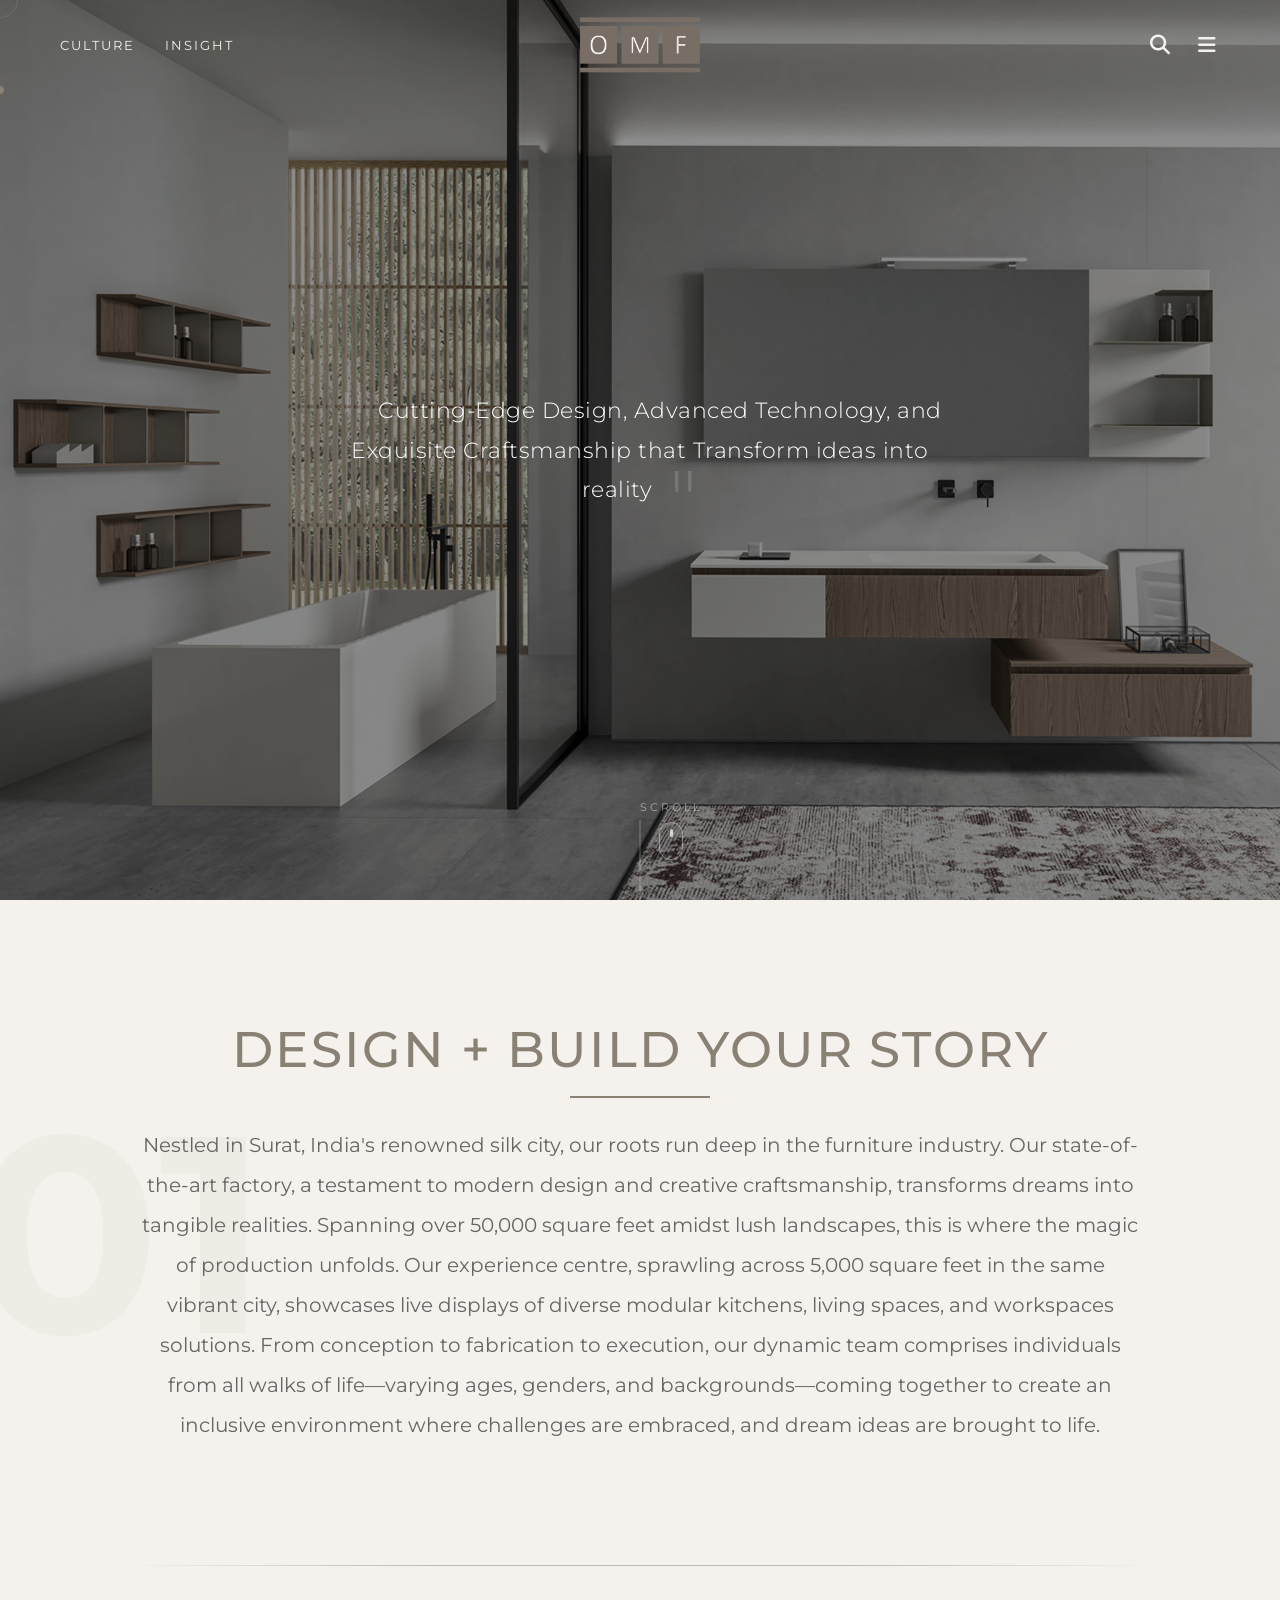
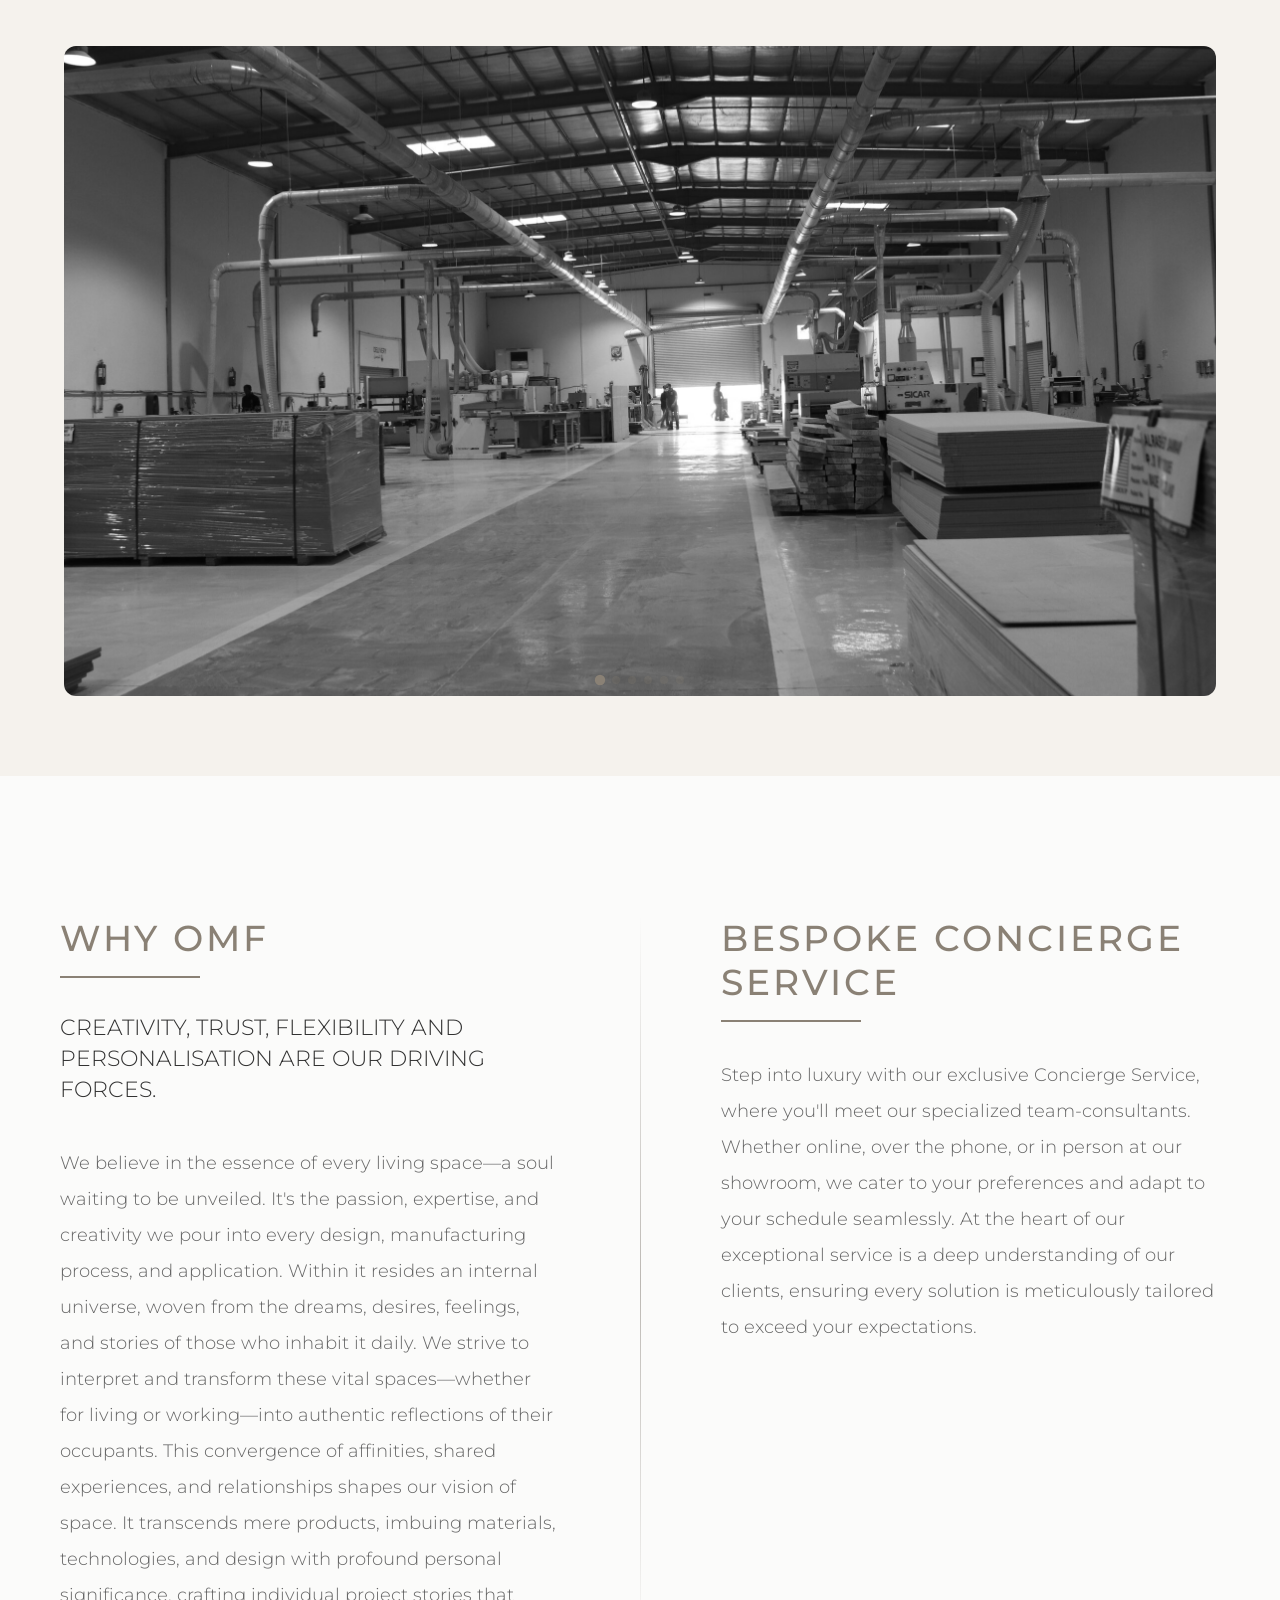
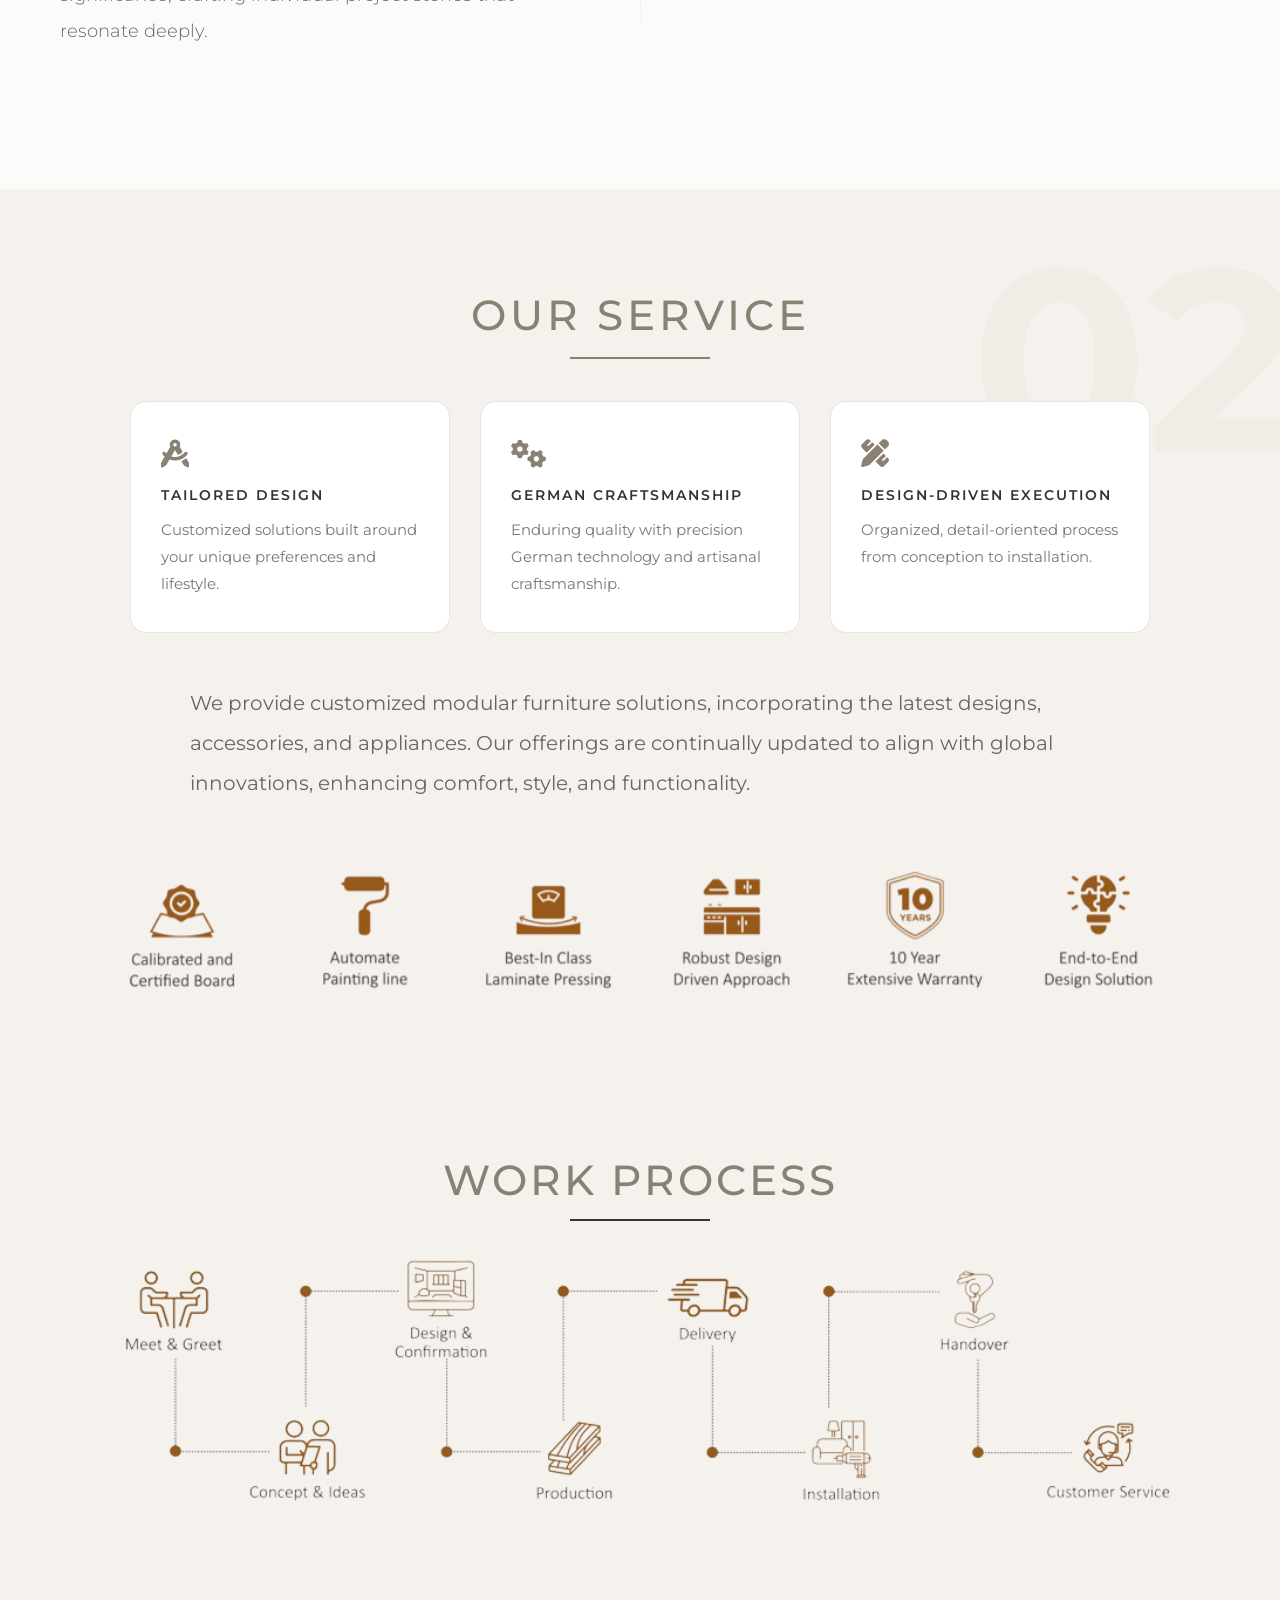
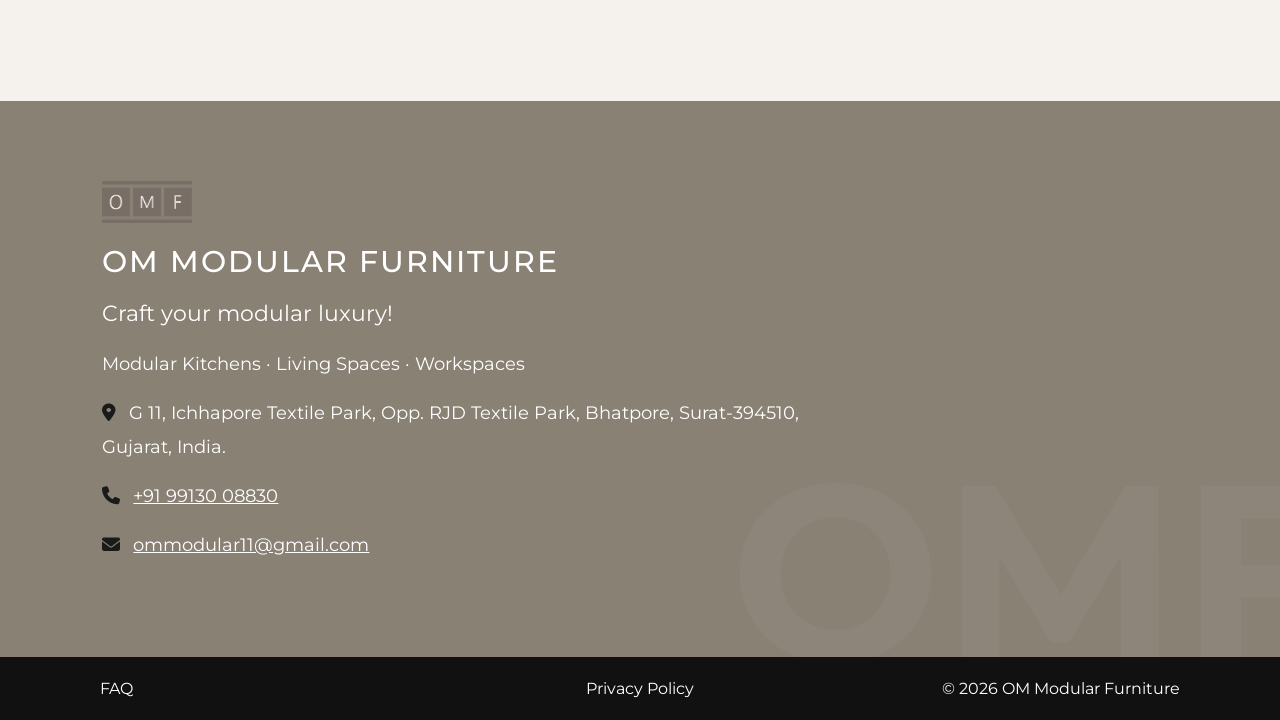
<file: insight.html>
<!DOCTYPE html>
<html lang="en">

<head>
    <meta charset="UTF-8">
    <meta name="viewport" content="width=device-width, initial-scale=1.0">

    <title>Furniture Ideas & Interior Tips | OM Modular Furniture</title>

    <meta name="description"
        content="Explore furniture trends, modular kitchen ideas and interior design tips by OM Modular Furniture.">

    <link rel="canonical" href="https://ommodularfurniture.com/insight.html">

    <!-- Open Graph -->
    <meta property="og:type" content="website">
    <meta property="og:title" content="Furniture Ideas & Interior Tips | OM Modular Furniture">
    <meta property="og:description"
        content="Explore furniture trends, modular kitchen ideas and interior design tips by OM Modular Furniture.">
    <meta property="og:image" content="https://ommodularfurniture.com/image/In.jpg">
    <meta property="og:url" content="https://ommodularfurniture.com/insight.html">

    <!-- Twitter Card -->
    <meta name="twitter:card" content="summary_large_image">
    <meta name="twitter:title" content="Furniture Ideas & Interior Tips | OM Modular Furniture">
    <meta name="twitter:description"
        content="Explore furniture trends, modular kitchen ideas and interior design tips by OM Modular Furniture.">
    <meta name="twitter:image" content="https://ommodularfurniture.com/image/In.jpg">

    <link rel="icon" type="image/png" href="image/logo.png">

    <link rel="preload" as="image" href="image/In.jpg">

    <link rel="stylesheet" href="https://cdnjs.cloudflare.com/ajax/libs/font-awesome/6.7.2/css/all.min.css">

    <link
        href="https://fonts.googleapis.com/css2?family=Montserrat:wght@300;400;500;600&family=Poppins:wght@300;400;500;600&display=swap"
        rel="stylesheet">
    <link rel="stylesheet" href="https://cdn.jsdelivr.net/npm/swiper@11/swiper-bundle.min.css">

    <!-- LocalBusiness structured data -->
    <script type="application/ld+json">
    {
      "@context": "https://schema.org",
      "@type": "HomeAndConstructionBusiness",
      "name": "OM Modular Furniture",
      "image": "https://ommodularfurniture.com/image/logo.png",
      "telephone": "+91-99130-08830",
      "email": "ommodular11@gmail.com",
      "address": {
        "@type": "PostalAddress",
        "streetAddress": "G 11, Ichhapore Textile Park, Opp. RJD Textile Park, Bhatpore",
        "addressLocality": "Surat",
        "postalCode": "394510",
        "addressRegion": "Gujarat",
        "addressCountry": "IN"
      },
      "url": "https://ommodularfurniture.com/insight.html",
      "description": "Explore furniture trends, modular kitchen ideas and interior design tips by OM Modular Furniture."
    }
    </script>

    <style>
        /* ============================
           RESET & BASE
        ============================ */
        *,
        *::before,
        *::after {
            margin: 0;
            padding: 0;
            box-sizing: border-box;
        }

        html,
        body {
            width: 100%;
            overflow-x: hidden;
        }

        html {
            scroll-behavior: smooth;
        }

        body {
            padding-top: 90px;
        }

        @media(max-width:768px) {
            body {
                padding-top: 75px;
            }
        }

        body {
            font-family: 'Montserrat', sans-serif;
            background: #f5f2ed;
            color: #555;
            margin: 0;
        }

        img {
            max-width: 100%;
            height: auto;
            display: block;
        }

        .visually-hidden {
            position: absolute;
            width: 1px;
            height: 1px;
            padding: 0;
            margin: -1px;
            overflow: hidden;
            clip: rect(0, 0, 0, 0);
            white-space: nowrap;
            border: 0;
        }

        :root {
            --cream: #f5f2ed;
            --taupe: #8A8175;
            --taupe-light: #bcb8b3;
            --dark: #111;
            --ease-out: cubic-bezier(0.22, 1, 0.36, 1);
            --ease-in-out: cubic-bezier(0.65, 0, 0.35, 1);
        }

        /* ============================
           CURSOR (fine pointer only, added via JS)
        ============================ */
        .cursor-dot {
            width: 8px;
            height: 8px;
            background: #8A8175;
            border-radius: 50%;
            position: fixed;
            pointer-events: none;
            z-index: 99999;
            transform: translate(-50%, -50%);
        }

        .cursor-ring {
            width: 36px;
            height: 36px;
            border: 1px solid rgba(138, 129, 117, .5);
            border-radius: 50%;
            position: fixed;
            pointer-events: none;
            z-index: 99998;
            transform: translate(-50%, -50%);
            transition: width .3s var(--ease-out), height .3s var(--ease-out), opacity .3s;
        }

        .cursor-ring.expand {
            width: 60px;
            height: 60px;
            opacity: .5;
        }

        /* ============================
           SCROLL PROGRESS
        ============================ */
        #progress-bar {
            position: fixed;
            top: 0;
            left: 0;
            height: 2px;
            background: linear-gradient(90deg, #8A8175, #bcb8b3);
            z-index: 99997;
            width: 0%;
            transition: width .1s linear;
        }

        /* ============================
   HEADER
============================ */
        header {
            position: fixed;
            top: 0;
            left: 0;
            right: 0;
            height: 90px;
            display: flex;
            align-items: center;
            justify-content: space-between;
            padding: 0 60px;
            z-index: 1000;
            transition: background .4s ease, height .4s ease, transform .5s var(--ease-out);
            animation: headerDrop .8s .2s var(--ease-out) both;
        }

        @keyframes headerDrop {
            from {
                transform: translateY(-100%);
                opacity: 0
            }

            to {
                transform: translateY(0);
                opacity: 1
            }
        }

        header.scrolled {
            background: rgba(17, 17, 17, .92);
            backdrop-filter: blur(20px);
            height: 70px;
        }

        header.hide-header {
            transform: translateY(-100%);
        }

        .logo-area {
            display: flex;
            align-items: center;
            gap: 30px;
        }

        .logo-area a {
            text-decoration: none;
            color: #f5f2ed;
            font-size: 13px;
            letter-spacing: 2px;
            text-transform: uppercase;
            position: relative;
            transition: color .3s, letter-spacing .3s;
        }

        .logo-area a::after {
            content: '';
            position: absolute;
            bottom: -4px;
            left: 0;
            width: 0;
            height: 1px;
            background: #bcb8b3;
            transition: width .4s var(--ease-out);
        }

        .logo-area a:hover,
        .logo-area a:focus-visible {
            color: #bcb8b3;
            letter-spacing: 3px;
        }

        .logo-area a:hover::after,
        .logo-area a:focus-visible::after {
            width: 100%;
        }

        .logo {
            position: absolute;
            left: 50%;
            top: 50%;
            transform: translate(-50%, -50%);
            transition: transform .4s var(--ease-out), opacity .3s;
        }

        .logo img {
            width: 120px;
        }

        .logo:hover {
            transform: translate(-50%, -50%) scale(1.06);
            opacity: .85;
        }

        .icons {
            display: flex;
            align-items: center;
            gap: 20px;
        }

        .icon-btn {
            background: none;
            border: none;
            padding: 4px;
            display: inline-flex;
            cursor: pointer;
            line-height: 0;
        }

        .icon-btn i {
            font-size: 20px;
            color: #f5f2ed;
            transition: color .3s, transform .3s;
        }

        .icon-btn:hover i,
        .icon-btn:focus-visible i {
            color: #bcb8b3;
            transform: scale(1.15);
        }

        .icon-btn:focus-visible {
            outline: 2px solid #bcb8b3;
            outline-offset: 3px;
            border-radius: 4px;
        }

        .search-box {
            position: relative;
        }

        .search-form {
            position: absolute;
            top: 50%;
            right: 45px;
            transform: translateY(-50%);
            width: 0;
            overflow: hidden;
            opacity: 0;
            transition: all .4s var(--ease-out);
        }

        .search-box.active .search-form {
            width: 250px;
            opacity: 1;
        }

        .search-input {
            width: 250px;
            height: 42px;
            padding: 0 15px;
            border: 1px solid rgba(138, 129, 117, .4);
            border-radius: 30px;
            outline: none;
            background: rgba(255, 255, 255, .9);
            font-family: 'Montserrat', sans-serif;
            transition: border-color .3s;
        }

        .search-input:focus {
            border-color: #8A8175;
        }

        .menu-btn {
            transition: transform .4s var(--ease-out);
        }

        .menu-box.active .menu-btn {
            transform: rotate(90deg);
            color: #b8aa9b;
        }

        .menu-dropdown {
            position: absolute;
            top: 55px;
            right: 0;
            width: 240px;
            background: rgba(255, 255, 255, .97);
            backdrop-filter: blur(20px);
            border-radius: 18px;
            padding: 15px 25px;
            box-shadow: 0 30px 60px rgba(0, 0, 0, .12);
            opacity: 0;
            visibility: hidden;
            transform: translateY(20px) scale(.97);
            transform-origin: top right;
            transition: opacity .35s, transform .35s var(--ease-out), visibility .35s;
            z-index: 9999;
        }

        .menu-dropdown a {
            display: block;
            text-decoration: none;
            color: #555;
            font-size: 15px;
            padding: 14px 0;
            border-bottom: 1px solid rgba(0, 0, 0, .06);
            transition: color .3s, padding-left .3s;
        }

        .menu-dropdown a:last-child {
            border-bottom: none;
        }

        .menu-dropdown a:hover,
        .menu-dropdown a:focus-visible {
            color: #8A8175;
            padding-left: 12px;
        }

        .menu-box.active .menu-dropdown {
            opacity: 1;
            visibility: visible;
            transform: translateY(0) scale(1);
        }

        /* ============================
           HERO IMAGE
        ============================ */

        .hero-image {
            width: 100%;
            min-height: 100vh;
            height: calc(100vh - 75px);
            position: relative;
            overflow: hidden;
            margin-top: -90px;
        }

        .hero-bg-layer {
            position: absolute;
            inset: 0;
            background: url("image/In.jpg") center center;
            background-size: cover;
            background-repeat: no-repeat;
        }

        .hero-image::before {
            content: '';
            position: absolute;
            inset: 0;
            background: rgba(0, 0, 0, .45);
            z-index: 1;
        }

        .hero-overlay {
            position: absolute;
            inset: 0;
            display: flex;
            justify-content: center;
            align-items: center;
            z-index: 2;
        }

        @media (max-width:768px) {

            .hero-image {
                height: 75vh;
                min-height: 500px;
            }

            .hero-bg-layer {
                background-size: cover;
                background-position: center top;
                background-repeat: no-repeat;
            }

        }

        .cutting-edge {
            position: absolute;
            top: 50%;
            left: 50%;
            transform: translate(-50%, -50%);
            width: 90%;
            max-width: 650px;
            text-align: center;
            color: #fff;
            font-size: 22px;
            line-height: 1.8;
            font-weight: 300;
            letter-spacing: 0.5px;
            z-index: 2;
        }

        /* Decorative quote marks */
        .cutting-edge::before {
            content: '"';
            font-size: 80px;
            color: rgba(255, 255, 255, .15);
            line-height: 0;
            vertical-align: -30px;
            margin-right: 10px;
        }

        .cutting-edge::after {
            content: '"';
            font-size: 80px;
            color: rgba(255, 255, 255, .15);
            line-height: 0;
            vertical-align: -30px;
            margin-left: 10px;
        }

        /* Hero line */
        .hero-line {
            position: absolute;
            bottom: 0;
            left: 50%;
            transform: translateX(-50%);
            width: 1px;
            height: 0;
            background: rgba(255, 255, 255, .3);
            z-index: 3;
            animation: lineDown 1.2s 1.8s var(--ease-out) forwards;
        }

        @keyframes lineDown {
            to {
                height: 80px;
            }
        }

        /* Scroll indicator */
        .scroll-indicator {
            position: absolute;
            bottom: 40px;
            left: 50%;
            transform: translateX(-50%);
            z-index: 3;
            display: flex;
            flex-direction: column;
            align-items: center;
            gap: 8px;
            opacity: 0;
            animation: fadeUp .8s 2s var(--ease-out) forwards;
        }

        .scroll-indicator span {
            color: rgba(255, 255, 255, .5);
            font-size: 11px;
            letter-spacing: 3px;
            text-transform: uppercase;
        }

        .scroll-mouse {
            width: 24px;
            height: 38px;
            border: 1px solid rgba(255, 255, 255, .4);
            border-radius: 12px;
            display: flex;
            justify-content: center;
            padding-top: 6px;
        }

        .scroll-wheel {
            width: 3px;
            height: 8px;
            background: rgba(255, 255, 255, .7);
            border-radius: 2px;
            animation: scrollWheel 2s ease infinite;
        }

        @keyframes scrollWheel {
            0% {
                transform: translateY(0);
                opacity: 1;
            }

            80% {
                transform: translateY(12px);
                opacity: 0;
            }

            100% {
                transform: translateY(0);
                opacity: 0;
            }
        }

        @keyframes fadeUp {
            to {
                opacity: 1;
                transform: translateY(0);
            }
        }

        /* ============================
           SCROLL REVEAL
        ============================ */
        .reveal {
            opacity: 0;
            transform: translateY(50px);
            transition: opacity .9s var(--ease-out), transform .9s var(--ease-out);
        }

        .reveal.active {
            opacity: 1;
            transform: translateY(0);
        }

        .reveal-left {
            opacity: 0;
            transform: translateX(-60px);
            transition: opacity .9s var(--ease-out), transform .9s var(--ease-out);
        }

        .reveal-left.active {
            opacity: 1;
            transform: translateX(0);
        }

        .reveal-right {
            opacity: 0;
            transform: translateX(60px);
            transition: opacity .9s var(--ease-out), transform .9s var(--ease-out);
        }

        .reveal-right.active {
            opacity: 1;
            transform: translateX(0);
        }

        .reveal[data-delay="2"] {
            transition-delay: .15s;
        }

        .reveal[data-delay="3"] {
            transition-delay: .3s;
        }

        /* ============================
           STORY SECTION
        ============================ */
        .story-section {
            background: #f5f2ed;
            padding: 120px 20px;
            position: relative;
            overflow: hidden;
        }

        /* Big watermark number */
        .story-section::before {
            content: '01';
            position: absolute;
            left: -30px;
            top: 50%;
            transform: translateY(-50%);
            font-size: 280px;
            font-weight: 700;
            color: rgba(138, 129, 117, .06);
            pointer-events: none;
            line-height: 1;
        }

        .story-box {
            max-width: 1100px;
            margin: auto;
            text-align: center;
        }

        .story-box h1 {
            font-size: 50px;
            font-weight: 500;
            letter-spacing: 2px;
            text-transform: uppercase;
            color: #8A8175;
            margin-bottom: 45px;
            position: relative;
            display: inline-block;
            font-family: 'Montserrat', sans-serif;
            line-height: 1.2;
        }

        .story-box h1::after {
            content: "";
            position: absolute;
            left: 50%;
            bottom: -18px;
            transform: translateX(-50%);
            width: 70px;
            height: 2px;
            background: #8A8175;
            transition: width 1.2s ease;
        }

        .story-box.active h1::after {
            width: 140px;
        }

        .story-text {
            max-width: 1000px;
            margin: auto;
            font-size: 20px;
            line-height: 2;
            color: #666;
        }

        /* ============================
           INSIGHT SLIDER
        ============================ */
        .insight-slider {
            width: 100%;
            padding: 80px 0;
            background: #f5f2ed;
        }

        .mySwiper {
            width: 90%;
            height: 650px;
        }

        .swiper-slide {
            overflow: hidden;
            border-radius: 12px;
        }

        .swiper-slide img {
            width: 100%;
            height: 100%;
            object-fit: cover;
            transition: transform 8s ease;
        }

        .swiper-slide-active img {
            transform: scale(1.08);
        }

        .swiper-pagination-bullet {
            background: #8A8175;
        }

        .swiper-pagination-bullet-active {
            transform: scale(1.3);
        }

        /* ============================
           WHY OMF + BESPOKE BOX
        ============================ */
        .two-col-section {
            background: #fbfbfa;
            padding: 140px 60px;
            display: flex;
            justify-content: center;
        }

        .box {
            max-width: 1300px;
            width: 100%;
            display: flex;
            justify-content: space-between;
            align-items: flex-start;
            gap: 80px;
        }

        .left-content,
        .right-content {
            width: 50%;
        }

        .left-content h2,
        .right-content h2 {
            font-size: 36px;
            font-weight: 500;
            text-transform: uppercase;
            letter-spacing: 3px;
            color: #8A8175;
            margin-bottom: 35px;
            position: relative;
            padding-bottom: 18px;
            font-family: 'Montserrat', sans-serif;
        }

        .left-content h2::after,
        .right-content h2::after {
            content: "";
            position: absolute;
            left: 0;
            bottom: 0;
            width: 70px;
            height: 2px;
            background: #8A8175;
            transition: width 1s ease;
        }

        .left-content.active h2::after,
        .right-content.active h2::after {
            width: 140px;
        }

        .left-content h3 {
            font-size: 22px;
            line-height: 1.4;
            font-weight: 300;
            color: #323232;
            margin-bottom: 40px;
            text-transform: uppercase;
        }

        .left-content p,
        .right-content p {
            font-size: 18px;
            line-height: 2;
            color: #666;
            font-weight: 300;
        }

        /* Vertical divider */
        .col-divider {
            width: 1px;
            background: linear-gradient(to bottom, transparent, #bcb8b3, transparent);
            align-self: stretch;
            flex-shrink: 0;
            opacity: 0;
            transition: opacity 1s .5s ease;
        }

        .col-divider.active {
            opacity: 1;
        }

        /* ============================
           OUR SERVICE
        ============================ */
        .our-service {
            width: 100%;
            padding: 100px 20px;
            background: #f5f2ed;
            position: relative;
            overflow: hidden;
        }

        .our-service::before {
            content: '02';
            position: absolute;
            right: -20px;
            top: 40px;
            font-size: 260px;
            font-weight: 700;
            color: rgba(138, 129, 117, .05);
            pointer-events: none;
            line-height: 1;
        }

        .service-box {
            max-width: 1200px;
            margin: 0 auto;
            text-align: center;
        }

        .service-box h2 {
            font-size: 42px;
            font-weight: 500;
            letter-spacing: 4px;
            text-transform: uppercase;
            color: #8A8175;
            margin-bottom: 60px;
            position: relative;
            display: inline-block;
        }

        .service-box h2::after {
            content: "";
            position: absolute;
            left: 50%;
            bottom: -18px;
            transform: translateX(-50%);
            width: 70px;
            height: 2px;
            background: #8A8175;
            transition: width 1s ease;
        }

        .service-box h2.reveal.active::after {
            width: 140px;
        }

        .service-box h3 {
            font-size: 42px;
            font-weight: 500;
            text-transform: uppercase;
            letter-spacing: 3px;
            color: #8A8175;
            margin: 80px 0 40px;
            position: relative;
            display: inline-block;
        }

        .service-box h3::after {
            content: "";
            position: absolute;
            left: 50%;
            bottom: -15px;
            transform: translateX(-50%);
            width: 70px;
            height: 2px;
            background: #333;
            transition: width 1s ease;
        }

        .service-box h3.reveal.active::after {
            width: 140px;
        }

        .service-box>p {
            max-width: 900px;
            margin: 0 auto 50px auto;
            font-size: 20px;
            line-height: 2;
            color: #666;
            text-align: left;
        }

        .service-box img {
            width: 100%;
            max-width: 1100px;
            margin: 0 auto 60px auto;
            border-radius: 12px;
            transition: transform .8s var(--ease-out), box-shadow .8s ease;
        }

        .service-box img:hover {
            transform: scale(1.01);
            box-shadow: 0 30px 80px rgba(0, 0, 0, .1);
        }

        /* Service list items */
        .service-list {
            display: flex;
            gap: 30px;
            flex-wrap: wrap;
            justify-content: center;
            margin-bottom: 50px;
        }

        .service-item {
            flex: 1;
            min-width: 260px;
            max-width: 320px;
            border: 1px solid rgba(138, 129, 117, .2);
            border-radius: 16px;
            padding: 35px 30px;
            text-align: left;
            transition: border-color .4s ease, transform .4s var(--ease-out), box-shadow .4s ease;
            background: #fff;
        }

        .service-item:hover {
            border-color: #8A8175;
            transform: translateY(-8px);
            box-shadow: 0 20px 50px rgba(138, 129, 117, .12);
        }

        .service-item .icon {
            font-size: 28px;
            color: #8A8175;
            margin-bottom: 15px;
        }

        .service-item h4 {
            font-size: 14px;
            letter-spacing: 2px;
            text-transform: uppercase;
            color: #333;
            font-weight: 600;
            margin-bottom: 12px;
        }

        .service-item p {
            font-size: 15px;
            line-height: 1.8;
            color: #777;
        }

        @media (max-width:768px) {

            .story-box h1 {
                font-size: 38px;
            }

            .left-content h2,
            .right-content h2 {
                font-size: 28px;
            }

            .service-box h2,
            .service-box h3 {
                font-size: 30px;
            }

        }

        /* =====================================
   CONTACT
===================================== */

        .contact {
            background: #8A8175;
            color: #fff;
            padding: 80px 8%;
            position: relative;
            overflow: hidden;
            margin: 0;
        }

        .contact::before {
            content: "OMF";
            position: absolute;
            right: -60px;
            bottom: -40px;
            font-size: 250px;
            font-weight: 700;
            color: rgba(255, 255, 255, .04);
            pointer-events: none;
            user-select: none;
            line-height: 1;
        }

        .logo1 {
            display: flex;
            justify-content: flex-start;
            margin-bottom: 20px;
        }

        .logo1 img {
            width: 90px;
            margin-left: 0;
        }

        .contact h2 {
            font-size: 30px;
            font-weight: 500;
            letter-spacing: 2px;
            text-transform: uppercase;
            color: #fff;
            margin-bottom: 20px;
        }

        .contact h3 {
            font-size: 22px;
            font-weight: 400;
            margin-bottom: 20px;
        }

        .contact p {
            font-size: 18px;
            line-height: 1.9;
            margin-bottom: 15px;
            max-width: 700px;
        }

        .contact a {
            color: #fff;
        }

        .contact i {
            color: #1a1a1a;
            margin-right: 8px;
        }

        /* =====================================
   FOOTER
===================================== */

        footer {
            background: #111;
            color: #fff;
            display: flex;
            justify-content: space-between;
            align-items: center;
            padding: 22px 60px;
            margin: 0;
        }

        .footer-left,
        .footer-center,
        .footer-right {
            flex: 1;
            font-size: 16px;
        }

        .footer-left {
            margin-left: 40px;
            text-align: left;
        }

        .footer-center {
            text-align: center;
        }

        .footer-right {
            margin-right: 40px;
            text-align: right;
        }

        footer a {
            color: #fff;
            text-decoration: none;
            transition: .3s;
        }

        footer a:hover,
        footer a:focus-visible {
            color: #c7c0b8;
        }

        /* Remove Gap */

        .contact+footer {
            margin-top: 0;
        }

        /* =====================================
   TABLET
===================================== */

        @media(max-width:991px) {

            .contact {
                padding: 70px 40px;
                text-align: center;
            }

            .logo1 {
                justify-content: center;
            }

            .logo1 img {
                margin: 0;
                width: 90px;
            }

            .contact h2,
            .contact h3,
            .contact p {
                text-align: center;
                margin-left: auto;
                margin-right: auto;
            }

            footer {
                padding: 20px 30px;
            }

            .box {
                flex-direction: column;
                gap: 50px;
            }

            .left-content,
            .right-content {
                width: 100%;
            }

            .col-divider {
                display: none;
            }

            .two-col-section {
                padding: 80px 30px;
            }

        }

        /* =====================================
   MOBILE (consolidated — single breakpoint block)
===================================== */

        @media(max-width:768px) {

            #cursorDot,
            #cursorRing {
                display: none;
            }

            header {
                height: 75px;
                padding: 0 15px;
                background: rgba(17, 17, 17, .75);
                backdrop-filter: blur(15px);
            }

            .logo-area {
                display: flex;
                gap: 12px;
                flex-shrink: 0;
            }

            .logo-area a {
                font-size: 10px;
                letter-spacing: 1px;
            }

            .logo {
                position: absolute;
                left: 50%;
                transform: translate(-50%, -50%);
                width: auto;
            }

            .logo img {
                width: 90px;
            }

            .icons {
                gap: 12px;
                flex-shrink: 0;
            }

            .icon-btn i {
                font-size: 17px;
            }

            .search-form {
                right: 0;
                top: 55px;
            }

            .search-box.active .search-form {
                width: 190px;
            }

            .search-input {
                width: 190px;
                height: 38px;
            }

            .menu-dropdown {
                position: fixed;
                top: 75px;
                right: 12px;
                width: 210px;
            }

            .cutting-edge {
                font-size: 18px;
                padding: 0 20px;
            }

            .story-box h1 {
                font-size: 34px;
            }

            .mySwiper {
                height: 300px;
            }

            .contact {
                padding: 60px 20px;
                text-align: center;
            }

            .logo1 img {
                width: 85px;
            }

            .contact h2 {
                font-size: 26px;
            }

            .contact h3 {
                font-size: 20px;
            }

            .contact p {
                font-size: 15px;
                line-height: 1.8;
                text-align: center;
            }

            .contact::before {
                font-size: 140px;
                right: -25px;
                bottom: -20px;
            }

            footer {
                flex-direction: column;
                gap: 12px;
                padding: 25px 15px;
            }

            .footer-left,
            .footer-center,
            .footer-right {
                width: 100%;
                margin: 0;
                text-align: center;
            }

            .hero-image {
                height: 100vh;
                min-height: 650px;
                margin-top: -75px;
                overflow: hidden;
            }

            .hero-bg-layer {
                background: url("image/In.jpg") center center no-repeat;
                background-size: cover;
                transform: none !important;
            }

            .hero-overlay {
                padding: 0 25px;
                align-items: center;
            }

            .cutting-edge {
                max-width: 100%;
                font-size: 18px;
                line-height: 1.9;
                padding: 0;
                font-weight: 300;
                letter-spacing: .3px;
            }

            .cutting-edge::before,
            .cutting-edge::after {
                font-size: 45px;
                vertical-align: -12px;
            }

            .hero-line {
                height: 55px !important;
            }

            .scroll-indicator {
                bottom: 22px;
            }

            .scroll-indicator span {
                font-size: 10px;
                letter-spacing: 2px;
            }

            .scroll-mouse {
                width: 22px;
                height: 34px;
            }

        }

        @media(max-width: 600px) {
            h1 {
                font-size: 32px !important;
            }

            h2 {
                font-size: 28px !important;
            }

            p {
                font-size: 16px !important;
                line-height: 1.6;
            }
        }

        /* EXTRA SMALL MOBILE */
        @media (max-width:480px) {

            .hero-image {
                min-height: 600px;
            }

            .cutting-edge {
                font-size: 16px;
                line-height: 1.8;
                padding: 0 5px;
            }

            .cutting-edge::before,
            .cutting-edge::after {
                font-size: 36px;
            }

        }

        /* SMALL MOBILE */
        @media(max-width:420px) {

            header {
                padding: 0 10px;
            }

            .logo-area {
                gap: 8px;
            }

            .logo-area a {
                font-size: 9px;
            }

            .logo img {
                width: 75px;
            }

            .icons {
                gap: 8px;
            }

            .icon-btn i {
                font-size: 16px;
            }

        }

        /* ============================
           DIVIDER
        ============================ */
        .divider-line {
            height: 1px;
            background: linear-gradient(90deg, transparent, #bcb8b3 30%, #bcb8b3 70%, transparent);
            width: 0;
            margin: 0 auto;
            transition: width 1.4s var(--ease-out);
        }

        .divider-line.active {
            width: 80%;
        }

        /* Visible keyboard focus */
        a:focus-visible,
        button:focus-visible,
        input:focus-visible {
            outline: 2px solid #8A8175;
            outline-offset: 2px;
        }

        /* Reduced motion */
        @media (prefers-reduced-motion: reduce) {

            *,
            *::before,
            *::after {
                animation-duration: .01ms !important;
                animation-iteration-count: 1 !important;
                transition-duration: .01ms !important;
                scroll-behavior: auto !important;
            }
        }

        ::selection {
            background: #8A8175;
            color: #fff;
        }

        ::-moz-selection {
            background: #8A8175;
            color: #fff;
        }
    </style>
</head>

<body>

    <!-- CURSOR (injected/enabled only for fine-pointer devices via JS) -->
    <div class="cursor-dot" id="cursorDot" hidden></div>
    <div class="cursor-ring" id="cursorRing" hidden></div>

    <!-- PROGRESS BAR -->
    <div id="progress-bar"></div>

    <header id="mainHeader">
        <nav class="logo-area" aria-label="Secondary navigation">
            <a href="culture.html">Culture</a>
            <a href="insight.html">Insight</a>
        </nav>

        <div class="logo">
            <a href="index.html" aria-label="OM Modular Furniture home">
                <img src="image/logo.png" alt="OM Modular Furniture - Modular Kitchen & Interior Solutions">
            </a>
        </div>

        <div class="icons">
            <div class="search-box">
                <button type="button" class="icon-btn search-btn" aria-label="Toggle search" aria-expanded="false">
                    <i class="fas fa-search" aria-hidden="true"></i>
                </button>
                <form class="search-form" role="search">
                    <label for="siteSearch" class="visually-hidden">Search the site</label>
                    <input id="siteSearch" type="text" class="search-input" placeholder="Search...">
                </form>
            </div>

            <div class="menu-box">
                <button type="button" class="icon-btn menu-btn" aria-label="Toggle menu" aria-expanded="false">
                    <i class="fas fa-bars" aria-hidden="true"></i>
                </button>
                <nav class="menu-dropdown" aria-label="Main navigation">
                    <a href="modular-kitchen.html">Modular Kitchen</a>
                    <a href="living-space.html">Living Space</a>
                    <a href="workspace.html">Workspace</a>
                    <a href="contact.html">Contact</a>
                </nav>
            </div>
        </div>
    </header>

    <!-- HERO IMAGE -->
    <section class="hero-image">
        <div class="hero-bg-layer" id="heroBg"></div>
        <div class="hero-overlay">
            <p class="cutting-edge">Cutting-Edge Design, Advanced Technology, and Exquisite Craftsmanship that
                Transform ideas into reality
            </p>
        </div>
        <div class="hero-line"></div>
        <div class="scroll-indicator">
            <span>Scroll</span>
            <div class="scroll-mouse">
                <div class="scroll-wheel"></div>
            </div>
        </div>
    </section>

    <!-- STORY -->
    <section class="story-section">
        <div class="story-box reveal">
            <h1>Design + Build your story</h1>
            <p class="story-text">
                Nestled in Surat, India's renowned silk city, our roots run deep in the furniture industry.
                Our state-of-the-art factory, a testament to modern design and creative craftsmanship,
                transforms dreams into tangible realities. Spanning over 50,000 square feet amidst lush landscapes,
                this is where the magic of production unfolds. Our experience centre, sprawling across 5,000 square feet
                in the same vibrant city, showcases live displays of diverse modular kitchens, living spaces, and
                workspaces solutions. From conception to fabrication to execution, our dynamic team comprises
                individuals
                from all walks of life—varying ages, genders, and backgrounds—coming together to create an inclusive
                environment where challenges are embraced, and dream ideas are brought to life.
            </p>
        </div>
    </section>

    <div class="divider-line" style="margin:0 auto;"></div>

    <!-- INSIGHT SLIDER -->
    <section class="insight-slider">
        <div class="swiper mySwiper reveal" aria-label="Interior design inspiration gallery">
            <div class="swiper-wrapper">
                <div class="swiper-slide"><img src="image/insight1.jpg" loading="lazy" alt="Modular kitchen interior design inspiration"></div>
                <div class="swiper-slide"><img src="image/insight2.jpg" loading="lazy" alt="Living space furniture design inspiration"></div>
                <div class="swiper-slide"><img src="image/insight3.jpg" loading="lazy" alt="Wardrobe and storage design inspiration"></div>
                <div class="swiper-slide"><img src="image/insight4.jpg" loading="lazy" alt="Workspace interior design inspiration"></div>
                <div class="swiper-slide"><img src="image/insight5.jpg" loading="lazy" alt="Custom modular furniture design inspiration"></div>
                <div class="swiper-slide"><img src="image/insight6.jpg" loading="lazy" alt="Modern home interior design inspiration"></div>
            </div>
            <div class="swiper-pagination"></div>
        </div>
    </section>

    <!-- WHY OMF + BESPOKE -->
    <div class="two-col-section">
        <div class="box">
            <div class="left-content reveal-left">
                <h2>Why OMF</h2>
                <h3>
                    Creativity, Trust, Flexibility and
                    Personalisation are our driving forces.
                </h3>
                <p>
                    We believe in the essence of every living space—a soul waiting to be unveiled.
                    It's the passion, expertise, and creativity we pour into every design, manufacturing process, and
                    application. Within it resides an internal universe, woven from the dreams, desires, feelings, and
                    stories of those who inhabit it daily. We strive to interpret and transform these vital
                    spaces—whether
                    for living or working—into authentic reflections of their occupants.
                    This convergence of affinities, shared experiences, and relationships shapes our vision of space.
                    It transcends mere products, imbuing materials, technologies, and design with profound personal
                    significance, crafting individual project stories that resonate deeply.
                </p>
            </div>

            <div class="col-divider"></div>

            <div class="right-content reveal-right">
                <h2>Bespoke Concierge Service</h2>
                <p>
                    Step into luxury with our exclusive Concierge Service, where you'll meet our specialized
                    team-consultants. Whether online, over the phone, or in person at our showroom, we cater to your
                    preferences and adapt to your schedule seamlessly. At the heart of our exceptional service is a deep
                    understanding of our clients, ensuring every solution is meticulously tailored to exceed your
                    expectations.
                </p>
            </div>
        </div>
    </div>

    <!-- OUR SERVICE -->
    <section class="our-service">
        <div class="service-box">
            <h2 class="reveal">Our Service</h2>

            <!-- Animated service cards -->
            <div class="service-list">
                <div class="service-item reveal" data-delay="1">
                    <div class="icon"><i class="fas fa-drafting-compass" aria-hidden="true"></i></div>
                    <h4>Tailored Design</h4>
                    <p>Customized solutions built around your unique preferences and lifestyle.</p>
                </div>
                <div class="service-item reveal" data-delay="2">
                    <div class="icon"><i class="fas fa-cogs" aria-hidden="true"></i></div>
                    <h4>German Craftsmanship</h4>
                    <p>Enduring quality with precision German technology and artisanal craftsmanship.</p>
                </div>
                <div class="service-item reveal" data-delay="3">
                    <div class="icon"><i class="fas fa-pencil-ruler" aria-hidden="true"></i></div>
                    <h4>Design-Driven Execution</h4>
                    <p>Organized, detail-oriented process from conception to installation.</p>
                </div>
            </div>

            <p class="reveal">
                We provide customized modular furniture solutions, incorporating the latest designs, accessories, and
                appliances. Our offerings are continually updated to align with global innovations, enhancing comfort,
                style, and functionality.
            </p>

            <img src="image/Picture1.png" loading="lazy" alt="OM Modular Furniture service overview diagram" class="reveal">

            <h3 class="reveal">Work Process</h3>

            <img src="image/Picture2.png" loading="lazy" alt="OM Modular Furniture work process from consultation to installation" class="reveal">
        </div>
    </section>

    <!-- CONTACT -->
    <section class="contact">

        <div class="logo1">
            <img src="image/logo.png" loading="lazy" alt="OM Modular Furniture - Modular Kitchen & Interior Solutions">
        </div>

        <h2 class="reveal">Om Modular Furniture</h2>
        <h3 class="reveal">Craft your modular luxury!</h3>
        <p class="reveal">Modular Kitchens · Living Spaces · Workspaces</p>
        <p class="reveal">
            <i class="fa-solid fa-location-dot" aria-hidden="true"></i>
            G 11, Ichhapore Textile Park, Opp. RJD Textile Park,
            Bhatpore, Surat-394510, Gujarat, India.
        </p>
        <p class="reveal">
            <i class="fa-solid fa-phone" aria-hidden="true"></i>
            <a href="tel:+919913008830">+91 99130 08830</a>
        </p>
        <p class="reveal">
            <i class="fa-solid fa-envelope" aria-hidden="true"></i>
            <a href="mailto:ommodular11@gmail.com">ommodular11@gmail.com</a>
        </p>
    </section>

    <!-- FOOTER -->
    <footer>
        <div class="footer-left"><a href="FAQ.html">FAQ</a></div>
        <div class="footer-center"><a href="privacy-policy.html">Privacy Policy</a></div>
        <div class="footer-right">© 2026 OM Modular Furniture</div>
    </footer>


    <script src="https://cdn.jsdelivr.net/npm/swiper@11/swiper-bundle.min.js"></script>
    <script>
        /* ============================
           CURSOR (fine pointer only)
        ============================ */
        const prefersFinePointer = window.matchMedia("(pointer: fine)").matches;
        const prefersReducedMotion = window.matchMedia("(prefers-reduced-motion: reduce)").matches;

        if (prefersFinePointer && !prefersReducedMotion) {

            const dot = document.getElementById("cursorDot");
            const ring = document.getElementById("cursorRing");
            dot.hidden = false;
            ring.hidden = false;

            let mouseX = 0, mouseY = 0, ringX = 0, ringY = 0;

            document.addEventListener("mousemove", e => {
                mouseX = e.clientX; mouseY = e.clientY;
                dot.style.left = mouseX + "px";
                dot.style.top = mouseY + "px";
            });
            (function ringFollow() {
                ringX += (mouseX - ringX) * 0.12;
                ringY += (mouseY - ringY) * 0.12;
                ring.style.left = ringX + "px";
                ring.style.top = ringY + "px";
                requestAnimationFrame(ringFollow);
            })();
            document.querySelectorAll("a, button, .icon-btn i, .service-item").forEach(el => {
                el.addEventListener("mouseenter", () => ring.classList.add("expand"));
                el.addEventListener("mouseleave", () => ring.classList.remove("expand"));
            });
        }

        /* ============================
           SCROLL PROGRESS
        ============================ */
        const progressBar = document.getElementById("progress-bar");
        window.addEventListener("scroll", () => {
            const totalHeight = document.body.scrollHeight - window.innerHeight;
            const pct = totalHeight > 0 ? (window.scrollY / totalHeight) * 100 : 0;
            progressBar.style.width = pct + "%";
        });

        /* ============================
           HEADER ON SCROLL
        ============================ */
        const header = document.getElementById("mainHeader");
        window.addEventListener("scroll", () => {
            const y = window.scrollY;
            header.classList.toggle("scrolled", y > 60);
        });

        /* ============================
           PARALLAX HERO
        ============================ */
        const heroBg = document.getElementById("heroBg");
        if (!prefersReducedMotion) {
            window.addEventListener("scroll", () => {
                if (heroBg) heroBg.style.transform = `translateY(${window.scrollY * 0.3}px)`;
            }, { passive: true });
        }

        /* ============================
           SWIPER
        ============================ */
        new Swiper(".mySwiper", {
            loop: true, speed: 1500,
            autoplay: { delay: 3000, disableOnInteraction: false },
            pagination: { el: ".swiper-pagination", clickable: true },
            effect: "fade",
            fadeEffect: { crossFade: true }
        });

        /* ============================
           SCROLL REVEAL
        ============================ */
        const revealEls = document.querySelectorAll(
            ".reveal, .reveal-left, .reveal-right, .divider-line, .story-box, .col-divider, .left-content, .right-content"
        );
        const observer = new IntersectionObserver(entries => {
            entries.forEach(e => { if (e.isIntersecting) e.target.classList.add("active"); });
        }, { threshold: 0.15 });
        revealEls.forEach(el => observer.observe(el));

        /* ============================
           MENU
        ============================ */
        const menuBtn = document.querySelector(".menu-btn");
        const menuBox = document.querySelector(".menu-box");

        if (menuBtn && menuBox) {
            menuBtn.addEventListener("click", e => {
                e.stopPropagation();
                const isOpen = menuBox.classList.toggle("active");
                menuBtn.setAttribute("aria-expanded", isOpen ? "true" : "false");
            });

            document.addEventListener("click", () => {
                menuBox.classList.remove("active");
                menuBtn.setAttribute("aria-expanded", "false");
            });

            document.addEventListener("keydown", (e) => {
                if (e.key === "Escape") {
                    menuBox.classList.remove("active");
                    menuBtn.setAttribute("aria-expanded", "false");
                }
            });
        }

        /* ============================
           SEARCH
        ============================ */
        const searchBtn = document.querySelector(".search-btn");
        const searchBox = document.querySelector(".search-box");
        const searchForm = document.querySelector(".search-form");
        const searchInput = document.querySelector(".search-input");

        if (searchBtn && searchBox) {

            searchBtn.addEventListener("click", function (e) {
                e.stopPropagation();

                const isActive = searchBox.classList.toggle("active");
                searchBtn.setAttribute("aria-expanded", isActive ? "true" : "false");

                if (isActive) {
                    setTimeout(() => {
                        searchInput.focus();
                    }, 200);
                }
            });

            searchBox.addEventListener("click", function (e) {
                e.stopPropagation();
            });

            document.addEventListener("click", function () {
                searchBox.classList.remove("active");
                searchBtn.setAttribute("aria-expanded", "false");
            });

            document.addEventListener("keydown", (e) => {
                if (e.key === "Escape") {
                    searchBox.classList.remove("active");
                    searchBtn.setAttribute("aria-expanded", "false");
                }
            });
        }

        if (searchForm && searchInput) {

            searchForm.addEventListener("submit", function (e) {
                e.preventDefault();

                let value = searchInput.value.toLowerCase().trim();

                // Kitchen
                if (
                    value.includes("kitchen") ||
                    value.includes("linear") ||
                    value.includes("parallel") ||
                    value.includes("l-shape") ||
                    value.includes("l shape") ||
                    value.includes("u-shape") ||
                    value.includes("u shape") ||
                    value.includes("island") ||
                    value.includes("peninsula")
                ) {
                    window.location.href = "modular-kitchen.html";
                }

                // Living Space
                else if (
                    value.includes("living") ||
                    value.includes("living room") ||
                    value.includes("tv unit") ||
                    value.includes("display unit") ||
                    value.includes("storage cabinet") ||
                    value.includes("coffee table") ||
                    value.includes("entertainment unit")
                ) {
                    window.location.href = "living-space.html";
                }

                // Bedroom — routed to living-space.html to match culture.html (no dedicated page exists yet)
                else if (
                    value.includes("bedroom") ||
                    value.includes("bed") ||
                    value.includes("modular bed") ||
                    value.includes("side storage") ||
                    value.includes("wall mirror") ||
                    value.includes("study") ||
                    value.includes("study unit") ||
                    value.includes("work unit")
                ) {
                    window.location.href = "living-space.html";
                }

                // Bathroom — routed to living-space.html to match culture.html (no dedicated page exists yet)
                else if (
                    value.includes("bathroom") ||
                    value.includes("vanity") ||
                    value.includes("sink") ||
                    value.includes("dressing") ||
                    value.includes("dressing unit") ||
                    value.includes("bath storage")
                ) {
                    window.location.href = "living-space.html";
                }

                // Wardrobe — routed to living-space.html to match culture.html (no dedicated page exists yet)
                else if (
                    value.includes("wardrobe") ||
                    value.includes("hinged") ||
                    value.includes("sliding") ||
                    value.includes("walk-in") ||
                    value.includes("walk in")
                ) {
                    window.location.href = "living-space.html";
                }

                // Workspace
                else if (
                    value.includes("workspace") ||
                    value.includes("office") ||
                    value.includes("workstation") ||
                    value.includes("locker") ||
                    value.includes("storage") ||
                    value.includes("table") ||
                    value.includes("meeting") ||
                    value.includes("booth") ||
                    value.includes("lounge") ||
                    value.includes("bookshelf") ||
                    value.includes("reception") ||
                    value.includes("conference") ||
                    value.includes("executive")
                ) {
                    window.location.href = "workspace.html";
                }

                // Contact
                else if (
                    value.includes("contact") ||
                    value.includes("phone") ||
                    value.includes("email")
                ) {
                    window.location.href = "contact.html";
                }

                // Culture
                else if (
                    value.includes("culture")
                ) {
                    window.location.href = "culture.html";
                }

                // Insight
                else if (
                    value.includes("insight") ||
                    value.includes("design") ||
                    value.includes("story")
                ) {
                    window.location.href = "insight.html";
                }

                else {
                    alert("Page not found");
                }
            });
        }
    </script>
</body>

</html>
</file>
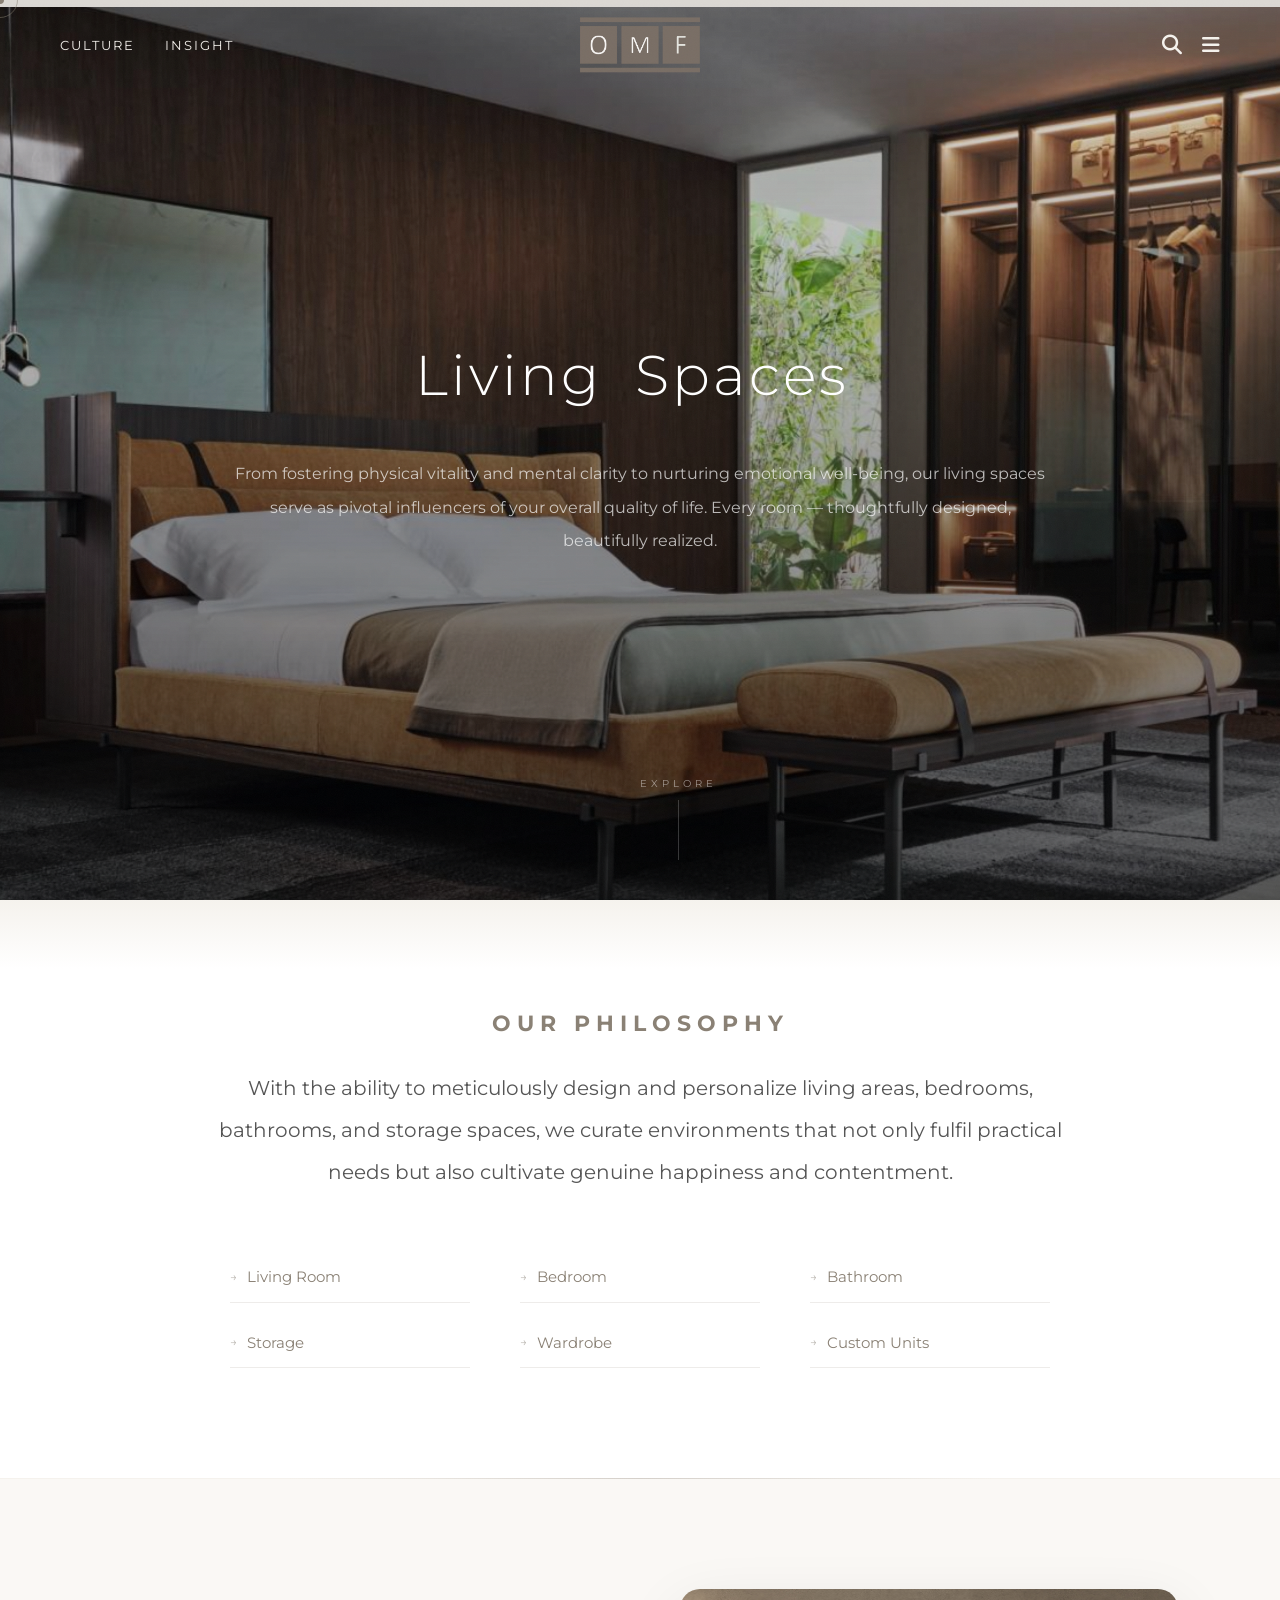
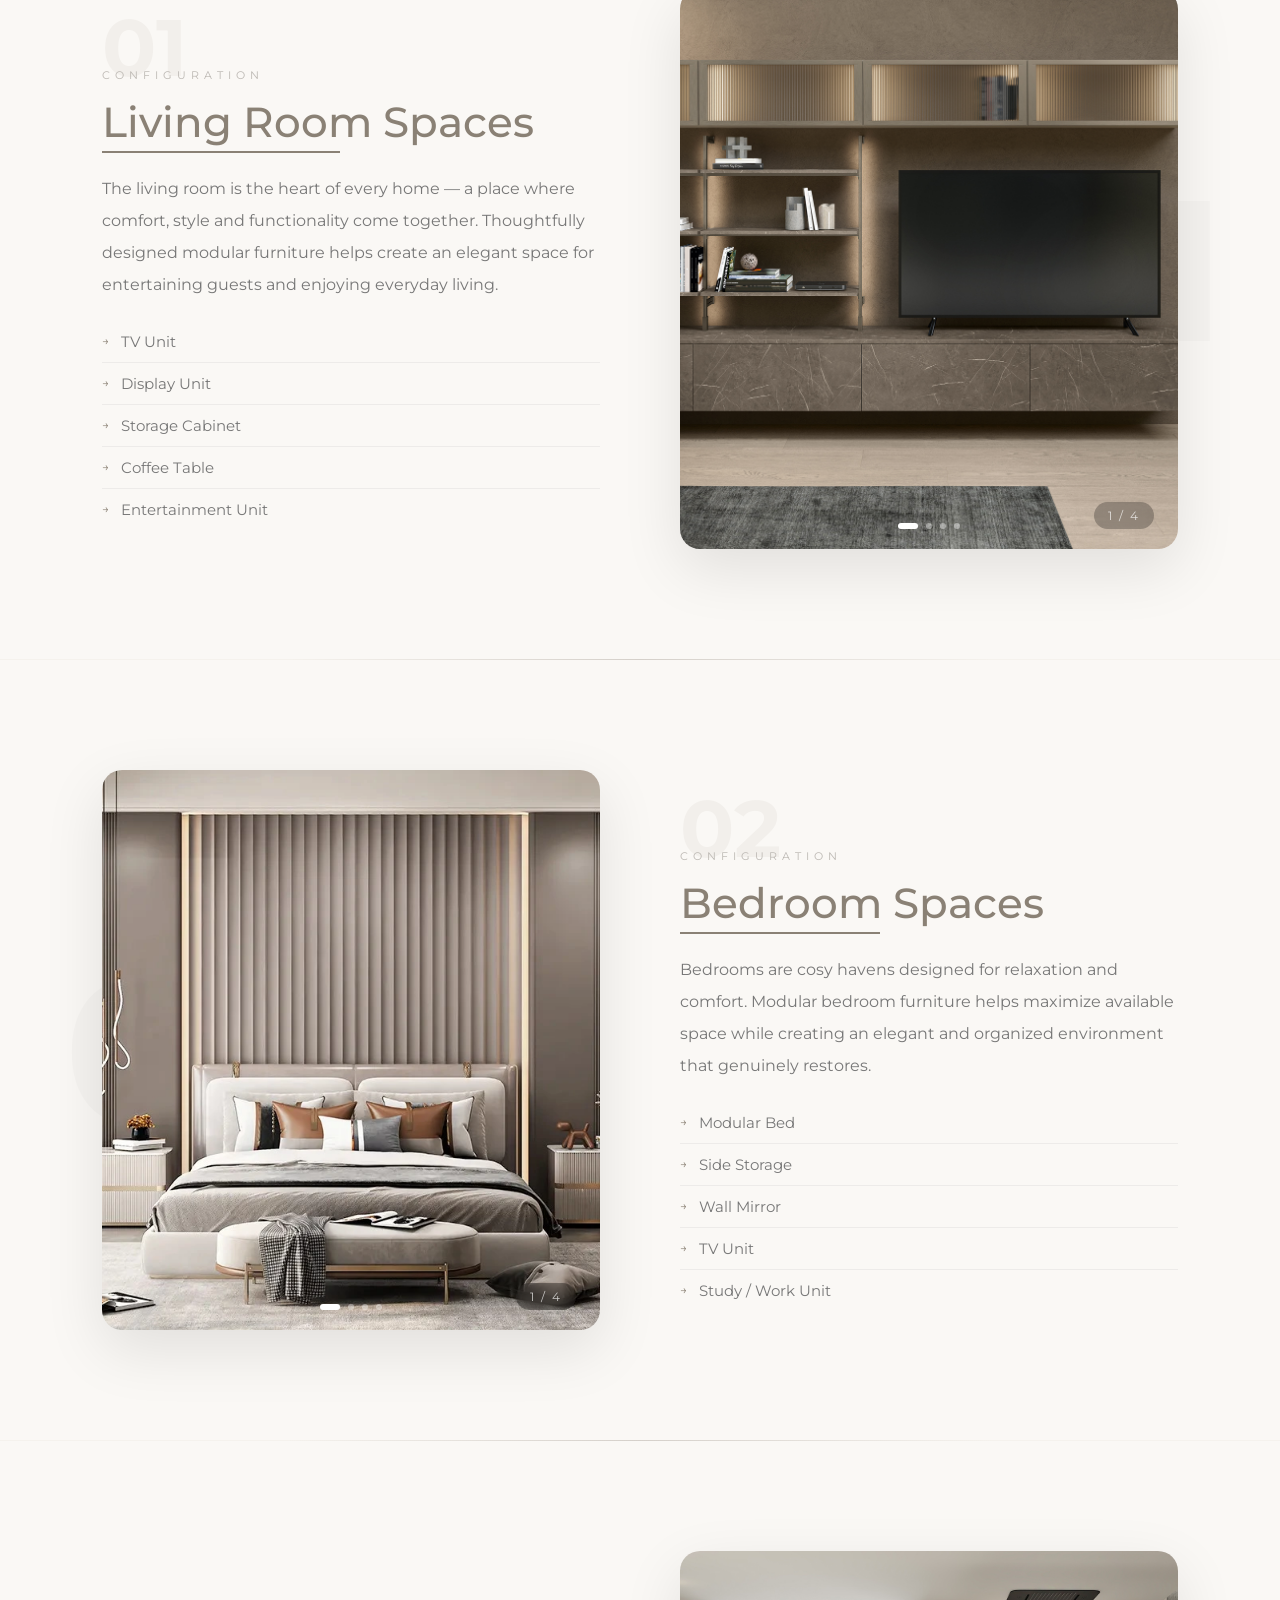
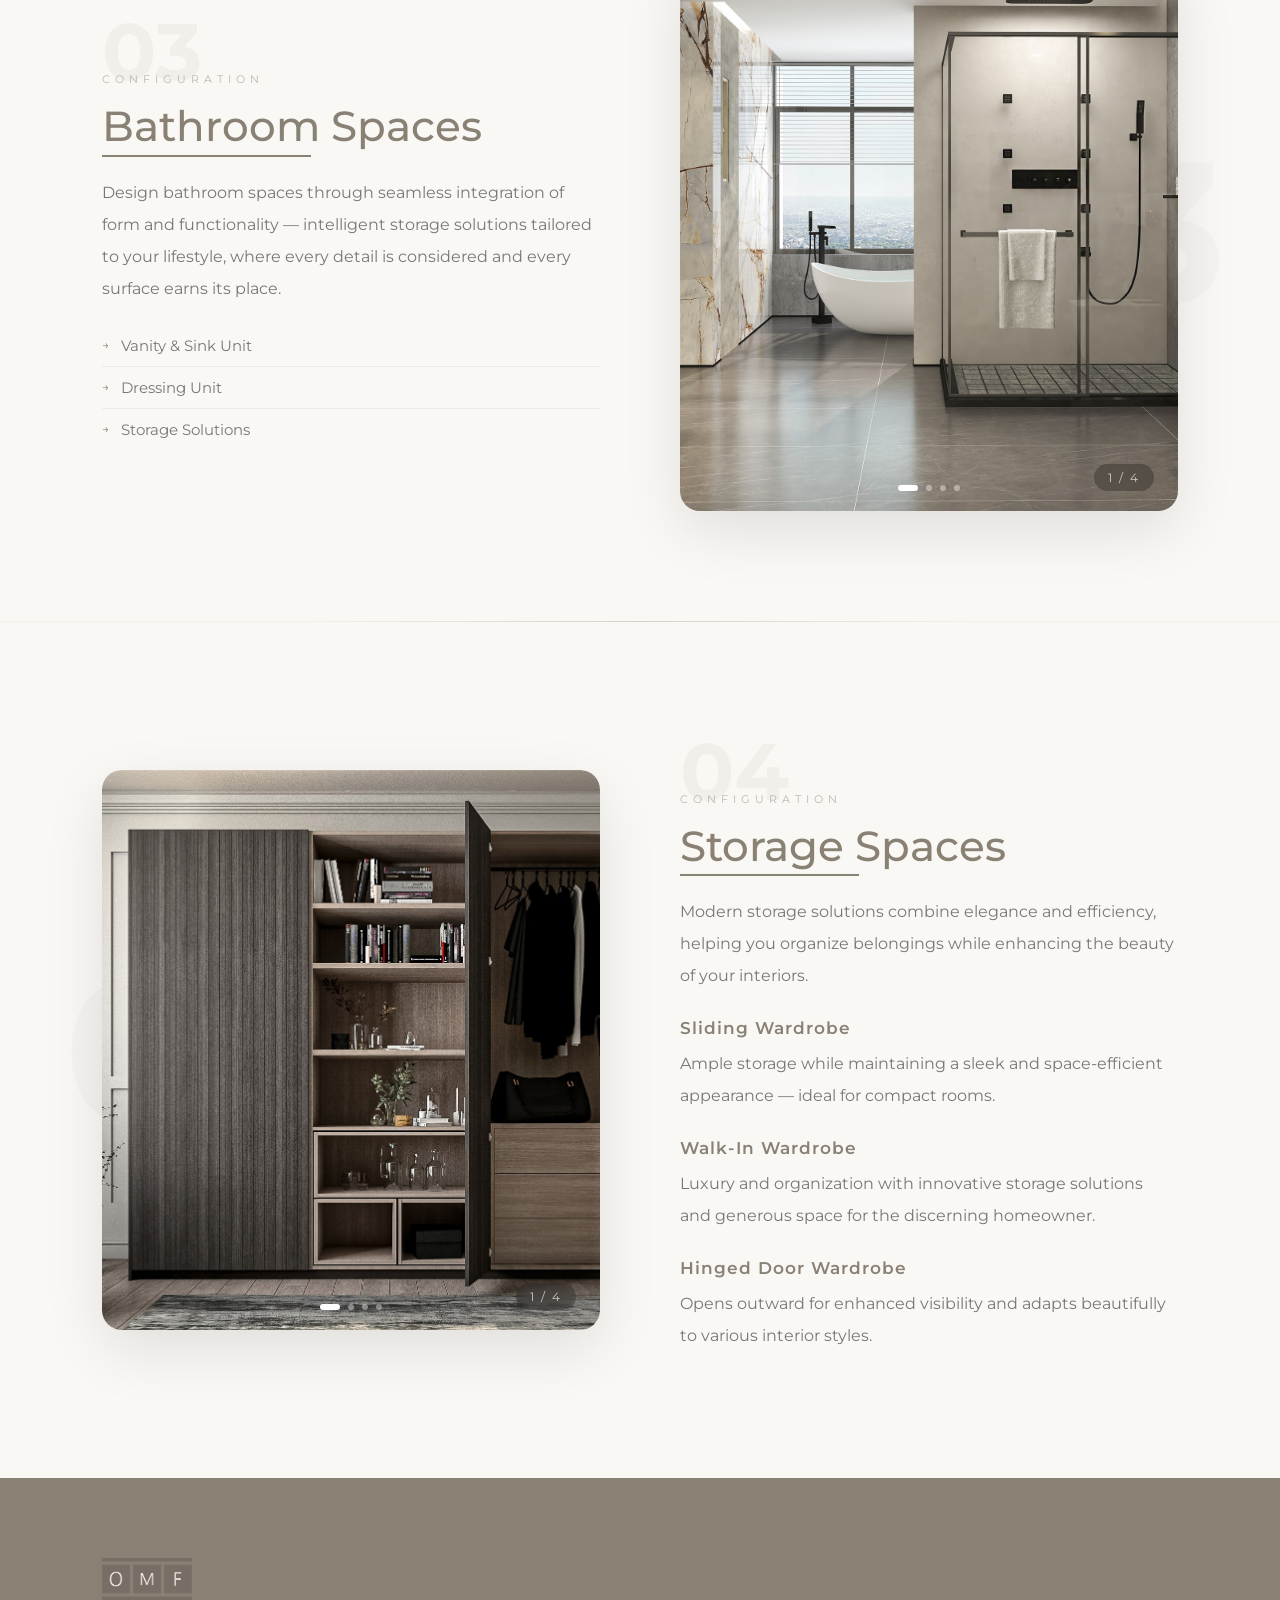
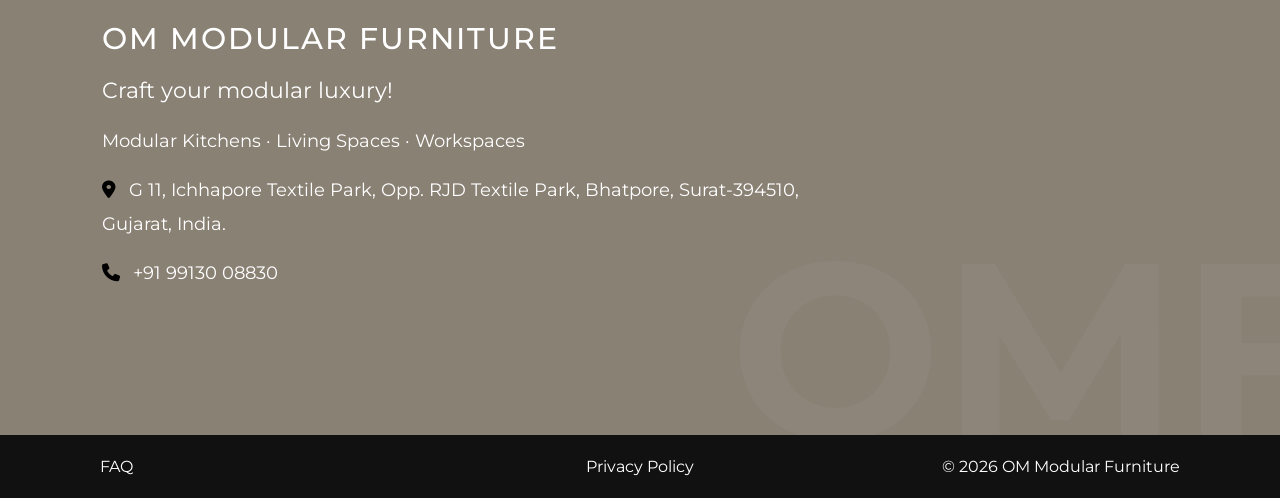
<file: living-space.html>
<!DOCTYPE html>
<html lang="en">

<head>
    <meta charset="UTF-8">
    <meta name="viewport" content="width=device-width, initial-scale=1.0">
    <title>Living Space Furniture Surat | Modern Home Interiors | OM Modular</title>

    <link rel="stylesheet" href="https://cdnjs.cloudflare.com/ajax/libs/font-awesome/6.7.2/css/all.min.css">

    <meta name="description"
        content="Create beautiful living spaces with customized furniture designs by OM Modular Furniture Surat. Explore sofas, storage and interior solutions.">
    <link rel="canonical" href="https://www.ommodularfurniture.com/living-space.html">

    <meta property="og:type" content="website">
    <meta property="og:title" content="Living Space Furniture Surat | Modern Home Interiors | OM Modular">
    <meta property="og:description"
        content="Create beautiful living spaces with customized furniture designs by OM Modular Furniture Surat. Explore sofas, storage and interior solutions.">
    <meta property="og:image" content="image/Bed.jpg">
    <meta property="og:url" content="https://www.ommodularfurniture.com/living-space.html">
    <meta name="twitter:card" content="summary_large_image">

    <link
        href="https://fonts.googleapis.com/css2?family=Montserrat:wght@300;400;500;600&display=swap"
        rel="stylesheet">
    <link rel="stylesheet" href="https://cdn.jsdelivr.net/npm/swiper@11/swiper-bundle.min.css">

    <script type="application/ld+json">
    {
      "@context": "https://schema.org",
      "@type": "HomeAndConstructionBusiness",
      "name": "OM Modular Furniture",
      "image": "image/logo.png",
      "telephone": "+91-99130-08830",
      "email": "ommodular11@gmail.com",
      "address": {
        "@type": "PostalAddress",
        "streetAddress": "G 11, Ichhapore Textile Park, Opp. RJD Textile Park, Bhatpore",
        "addressLocality": "Surat",
        "postalCode": "394510",
        "addressRegion": "Gujarat",
        "addressCountry": "IN"
      },
      "url": "https://www.ommodularfurniture.com/living-space.html",
      "priceRange": "$$"
    }
    </script>

    <style>
        /* ============================
   RESET & BASE
============================ */
        *,
        *::before,
        *::after {
            margin: 0;
            padding: 0;
            box-sizing: border-box;
        }

        html {
            scroll-behavior: smooth;
        }

        html,
        body {
            width: 100%;
            overflow-x: hidden;
        }

        body {
            font-family: 'Montserrat', sans-serif;
            background: #f5f2ed;
            color: #555;
            cursor: default;
        }

        img {
            max-width: 100%;
            height: auto;
            display: block;
        }

        :root {
            --cream: #f5f2ed;
            --taupe: #8A8175;
            --taupe-light: #bcb8b3;
            --dark: #111;
            --ease-out: cubic-bezier(0.22, 1, 0.36, 1);
        }

        /* GRAIN */
        body::before {
            content: '';
            position: fixed;
            inset: 0;
            pointer-events: none;
            z-index: 99990;
            opacity: .03;
            background-image: url("data:image/svg+xml,%3Csvg viewBox='0 0 256 256' xmlns='http://www.w3.org/2000/svg'%3E%3Cfilter id='noise'%3E%3CfeTurbulence type='fractalNoise' baseFrequency='0.9' numOctaves='4' stitchTiles='stitch'/%3E%3C/filter%3E%3Crect width='100%25' height='100%25' filter='url(%23noise)'/%3E%3C/svg%3E");
            background-size: 200px 200px;
        }

        /* ============================
   PROGRESS BAR
============================ */
        #progress-bar {
            position: fixed;
            top: 0;
            left: 0;
            height: 2px;
            background: linear-gradient(90deg, #8A8175, #bcb8b3, #8A8175);
            background-size: 200% 100%;
            z-index: 99997;
            width: 0%;
            animation: shimmer 2s linear infinite;
        }

        @keyframes shimmer {
            to {
                background-position: 200% 0;
            }
        }

        /* ============================
           CURSOR
        ============================ */
        .cursor-dot {
            width: 8px;
            height: 8px;
            background: #8A8175;
            border-radius: 50%;
            position: fixed;
            pointer-events: none;
            z-index: 99999;
            transform: translate(-50%, -50%);
        }

        .cursor-ring {
            width: 36px;
            height: 36px;
            border: 1px solid rgba(138, 129, 117, .5);
            border-radius: 50%;
            position: fixed;
            pointer-events: none;
            z-index: 99998;
            transform: translate(-50%, -50%);
            transition: width .3s var(--ease-out), height .3s var(--ease-out), opacity .3s;
        }

        .cursor-ring.expand {
            width: 60px;
            height: 60px;
            opacity: .5;
        }

        @media (max-width: 768px), (pointer: coarse) {

            .cursor-dot,
            .cursor-ring {
                display: none;
            }

            body {
                cursor: auto;
            }
        }

        /* ============================
   HEADER
============================ */
        header {
            position: fixed;
            top: 0;
            left: 0;
            right: 0;
            height: 90px;
            display: flex;
            align-items: center;
            justify-content: space-between;
            padding: 0 60px;
            z-index: 1000;
            transition: background .4s ease, height .4s ease, transform .5s var(--ease-out);
            animation: headerDrop .8s .2s var(--ease-out) both;
        }

        @keyframes headerDrop {
            from {
                transform: translateY(-100%);
                opacity: 0
            }

            to {
                transform: translateY(0);
                opacity: 1
            }
        }

        header.scrolled {
            background: rgba(17, 17, 17, .92);
            backdrop-filter: blur(20px);
            height: 70px;
        }

        header.hide-header {
            transform: translateY(-100%);
        }

        .logo-area {
            display: flex;
            align-items: center;
            gap: 30px;
        }

        .logo-area a {
            text-decoration: none;
            color: #f5f2ed;
            font-size: 13px;
            letter-spacing: 2px;
            text-transform: uppercase;
            position: relative;
            transition: color .3s, letter-spacing .3s;
        }

        .logo-area a::after {
            content: '';
            position: absolute;
            bottom: -4px;
            left: 0;
            width: 0;
            height: 1px;
            background: #bcb8b3;
            transition: width .4s var(--ease-out);
        }

        .logo-area a:hover {
            color: #bcb8b3;
            letter-spacing: 3px;
        }

        .logo-area a:hover::after {
            width: 100%;
        }

        .logo {
            position: absolute;
            left: 50%;
            top: 50%;
            transform: translate(-50%, -50%);
            transition: transform .4s var(--ease-out), opacity .3s;
        }

        .logo img {
            width: 120px;
        }

        .logo:hover {
            transform: translate(-50%, -50%) scale(1.06);
            opacity: .85;
        }

        .icons {
            display: flex;
            align-items: center;
            gap: 20px;
        }

        .icons i {
            font-size: 20px;
            color: #f5f2ed;
            cursor: pointer;
            transition: color .3s, transform .3s;
        }

        .icons i:hover {
            color: #8A8175;
            transform: scale(1.15);
        }

        .search-box {
            position: relative;
        }

        .search-form {
            position: absolute;
            top: 50%;
            right: 45px;
            transform: translateY(-50%);
            width: 0;
            overflow: hidden;
            opacity: 0;
            transition: all .4s var(--ease-out);
        }

        .search-box.active .search-form {
            width: 250px;
            opacity: 1;
        }

        .search-input {
            width: 250px;
            height: 42px;
            padding: 0 15px;
            border: 1px solid rgba(138, 129, 117, .4);
            border-radius: 30px;
            outline: none;
            background: rgba(255, 255, 255, .9);
            font-family: 'Montserrat', sans-serif;
            transition: border-color .3s;
        }

        .search-input:focus {
            border-color: #8A8175;
        }

        .menu-btn {
            transition: transform .4s var(--ease-out);
        }

        .menu-box.active .menu-btn {
            transform: rotate(90deg);
            color: #b8aa9b;
        }

        .menu-dropdown {
            position: absolute;
            top: 55px;
            right: 0;
            width: 240px;
            background: rgba(255, 255, 255, .97);
            backdrop-filter: blur(20px);
            border-radius: 18px;
            padding: 15px 25px;
            box-shadow: 0 30px 60px rgba(0, 0, 0, .12);
            opacity: 0;
            visibility: hidden;
            transform: translateY(20px) scale(.97);
            transform-origin: top right;
            transition: opacity .35s, transform .35s var(--ease-out), visibility .35s;
            z-index: 9999;
        }

        .menu-dropdown a {
            display: block;
            text-decoration: none;
            color: #555;
            font-size: 15px;
            padding: 14px 0;
            border-bottom: 1px solid rgba(0, 0, 0, .06);
            transition: color .3s, padding-left .3s;
        }

        .menu-dropdown a:last-child {
            border-bottom: none;
        }

        .menu-dropdown a:hover {
            color: #8A8175;
            padding-left: 12px;
        }

        .menu-dropdown a.active-page {
            color: #8A8175;
            font-weight: 600;
        }

        .menu-box.active .menu-dropdown {
            opacity: 1;
            visibility: visible;
            transform: translateY(0) scale(1);
        }

        @media (max-width:768px) {

            .search-box {
                position: relative;
            }

            .search-form {
                position: absolute;
                top: 42px;
                right: -5px;
                transform: none;
                width: 0;
                opacity: 0;
                overflow: hidden;
                transition: .35s;
            }

            .search-box.active .search-form {
                width: 130px;
                opacity: 1;
            }

            .search-input {
                width: 130px;
                height: 30px;
                font-size: 12px;
                padding: 0 10px;
            }

        }

        /* ============================
   HERO
============================ */
        .page-hero {
            width: 100%;
            height: 100vh;
            position: relative;
            overflow: hidden;
        }

        .hero-bg {
            position: absolute;
            inset: 0;
            background: url("image/Bed.jpg") center center no-repeat;
            background-size: cover;
            transform: translate3d(0, 0, 0) scale(1.08);
            will-change: transform;
            backface-visibility: hidden;
        }

        .hero-overlay {
            position: absolute;
            inset: 0;
            background: linear-gradient(to bottom, rgba(0, 0, 0, .1) 0%, rgba(0, 0, 0, .6) 100%);
            display: flex;
            flex-direction: column;
            justify-content: center;
            align-items: center;
            padding: 0 30px;
        }

        .hero-label {
            font-size: 11px;
            letter-spacing: 6px;
            text-transform: uppercase;
            color: rgba(255, 255, 255, .55);
            margin-bottom: 22px;
            opacity: 0;
            transform: translateY(20px);
            animation: fadeUp .8s 1s var(--ease-out) forwards;
        }

        .hero-title {
            color: #fff;
            font-size: 56px;
            font-weight: 300;
            text-align: center;
            line-height: 1.2;
            letter-spacing: 3px;
        }

        .hero-title .word {
            display: inline-block;
            overflow: hidden;
            margin-right: 16px;
        }

        .hero-title .word .char {
            display: inline-block;
            transform: translateY(110%);
            animation: charUp .7s var(--ease-out) forwards;
        }

        .hero-sub {
            max-width: 820px;
            text-align: center;
            color: rgba(255, 255, 255, .7);
            font-size: 16px;
            line-height: 2.1;
            margin-top: 34px;
            opacity: 0;
            transform: translateY(20px);
            animation: fadeUp .9s 2.1s var(--ease-out) forwards;
        }

        .scroll-indicator {
            position: absolute;
            bottom: 40px;
            left: 50%;
            transform: translateX(-50%);
            display: flex;
            flex-direction: column;
            align-items: center;
            gap: 10px;
            opacity: 0;
            animation: fadeUp .8s 2.5s var(--ease-out) forwards;
        }

        .scroll-indicator span {
            font-size: 10px;
            letter-spacing: 4px;
            color: rgba(255, 255, 255, .5);
            text-transform: uppercase;
        }

        .scroll-line-el {
            width: 1px;
            height: 60px;
            background: rgba(255, 255, 255, .2);
            position: relative;
            overflow: hidden;
        }

        .scroll-line-el::after {
            content: '';
            position: absolute;
            top: -100%;
            left: 0;
            width: 100%;
            height: 100%;
            background: linear-gradient(to bottom, transparent, rgba(255, 255, 255, .8));
            animation: scrollAnim 1.6s 2.7s ease-in-out infinite;
        }

        @keyframes scrollAnim {
            to {
                top: 200%;
            }
        }

        @keyframes charUp {
            to {
                transform: translateY(0);
            }
        }

        @keyframes fadeUp {
            to {
                opacity: 1;
                transform: translateY(0);
            }
        }

        /* ============================
   INTRO
============================ */
        .gg {
            background: #fff;
            padding: 110px 30px;
            position: relative;
            overflow: hidden;
        }

        .gg::before {
            content: '';
            position: absolute;
            top: -1px;
            left: 0;
            right: 0;
            height: 70px;
            background: linear-gradient(to bottom, #f5f2ed, transparent);
        }

        .gg h2 {
            font-size: 22px;
            letter-spacing: 6px;
            text-transform: uppercase;
            color: #8A8175;
            text-align: center;
            margin-bottom: 30px;
            opacity: 0;
            transform: translateY(20px);
            transition: opacity .8s var(--ease-out), transform .8s var(--ease-out);
        }

        .gg h2.visible {
            opacity: 1;
            transform: translateY(0);
        }

        .c1 {
            max-width: 900px;
            margin: 0 auto 60px;
            font-size: 20px;
            line-height: 2.1;
            color: #555;
            text-align: center;
            opacity: 0;
            transform: translateY(30px);
            transition: opacity .9s .1s var(--ease-out), transform .9s .1s var(--ease-out);
        }

        .c1.visible {
            opacity: 1;
            transform: translateY(0);
        }

        /* Features grid */
        .features-grid {
            max-width: 820px;
            margin: 0 auto;
            display: grid;
            grid-template-columns: repeat(3, 1fr);
            gap: 16px 50px;
            opacity: 0;
            transform: translateY(20px);
            transition: opacity .8s .25s var(--ease-out), transform .8s .25s var(--ease-out);
        }

        .features-grid.visible {
            opacity: 1;
            transform: translateY(0);
        }

        .feature-item {
            font-size: 15px;
            color: #8A8175;
            line-height: 1.9;
            padding: 10px 0;
            border-bottom: 1px solid rgba(138, 129, 117, .15);
            display: flex;
            align-items: center;
            gap: 10px;
            transition: color .3s, padding-left .3s;
        }

        .feature-item::before {
            content: '→';
            font-size: 12px;
            color: #bcb8b3;
            flex-shrink: 0;
            transition: transform .3s;
        }

        .feature-item:hover {
            color: #555;
            padding-left: 6px;
        }

        .feature-item:hover::before {
            transform: translateX(4px);
        }

        /* ============================
   DIVIDER
============================ */
        .divider {
            width: 0;
            height: 1px;
            background: linear-gradient(to right, transparent, #d5d0ca, transparent);
            margin: 0 auto;
            transition: width 1.2s var(--ease-out);
        }

        .divider.visible {
            width: 55%;
        }

        /* ============================
   SPACE SECTIONS
============================ */
        .space-section {
            display: flex;
            align-items: center;
            justify-content: space-between;
            gap: 80px;
            padding: 110px 8%;
            background: #fff;
            position: relative;
            overflow: hidden;
        }

        .space-section:nth-child(even) {
            background: #faf8f5;
        }

        .space-section.reverse {
            flex-direction: row-reverse;
        }

        /* Section number watermark */
        .space-section::before {
            content: attr(data-num);
            position: absolute;
            font-size: 200px;
            font-weight: 700;
            color: rgba(138, 129, 117, .04);
            line-height: 1;
            right: 5%;
            top: 50%;
            transform: translateY(-50%);
            pointer-events: none;
            letter-spacing: -10px;
        }

        .space-section.reverse::before {
            right: auto;
            left: 5%;
        }

        .space-content {
            flex: 1;
            opacity: 0;
            transform: translateX(-40px);
            transition: opacity .9s var(--ease-out), transform .9s var(--ease-out);
        }

        .space-section.reverse .space-content {
            transform: translateX(40px);
        }

        .space-section.visible .space-content {
            opacity: 1;
            transform: translateX(0);
        }

        .space-eyebrow {
            font-size: 11px;
            letter-spacing: 5px;
            text-transform: uppercase;
            color: #bcb8b3;
            display: block;
            margin-bottom: 16px;
        }

        .space-content h2 {
            font-size: 42px;
            color: #8A8175;
            margin-bottom: 26px;
            font-weight: 500;
            line-height: 1.15;
            position: relative;
            display: inline-block;
        }

        .space-content h2::after {
            content: '';
            position: absolute;
            bottom: -6px;
            left: 0;
            width: 0;
            height: 2px;
            background: #8A8175;
            transition: width .7s .4s var(--ease-out);
        }

        .space-section.visible .space-content h2::after {
            width: 55%;
        }

        .space-content p {
            color: #777;
            line-height: 2;
            margin-bottom: 16px;
            font-size: 16px;
        }

        .space-content h4 {
            margin: 26px 0 10px;
            color: #8A8175;
            font-size: 17px;
            font-weight: 600;
            letter-spacing: 1px;
        }

        .kitchen-eyebrow {
            font-size: 11px;
            letter-spacing: 5px;
            text-transform: uppercase;
            color: #bcb8b3;
            margin-bottom: 16px;
            display: block;
        }

        /* Numbered badge */
        .block-number {
            font-size: 80px;
            font-weight: 700;
            color: rgba(138, 129, 117, .07);
            line-height: 1;
            margin-bottom: -20px;
            display: block;
            font-family: 'Montserrat', sans-serif;
        }


        .space-list {
            list-style: none;
            padding: 0;
            margin-top: 20px;
        }

        .space-list li {
            font-size: 15px;
            color: #777;
            line-height: 1;
            padding: 13px 0;
            border-bottom: 1px solid rgba(0, 0, 0, .05);
            display: flex;
            align-items: center;
            gap: 12px;
            transition: color .3s, padding-left .3s;
        }

        .space-list li:last-child {
            border-bottom: none;
        }

        .space-list li::before {
            content: '→';
            color: #8A8175;
            font-size: 12px;
            flex-shrink: 0;
            transition: transform .3s;
        }

        .space-list li:hover {
            color: #555;
            padding-left: 8px;
        }

        .space-list li:hover::before {
            transform: translateX(4px);
        }

        /* ============================
   IMAGE SLIDER (within space sections)
============================ */
        .space-slider {
            flex: 1;
            position: relative;
            height: 560px;
            border-radius: 20px;
            overflow: hidden;
            box-shadow: 0 20px 60px rgba(0, 0, 0, .1);
            opacity: 0;
            transform: translateX(40px);
            transition: opacity .9s .15s var(--ease-out), transform .9s .15s var(--ease-out);
        }

        .space-section.reverse .space-slider {
            transform: translateX(-40px);
        }

        .space-section.visible .space-slider {
            opacity: 1;
            transform: translateX(0);
        }

        .space-slider img {
            position: absolute;
            inset: 0;
            width: 100%;
            height: 100%;
            object-fit: cover;
            opacity: 0;
            transform: scale(1.04);
            transition: opacity 1s ease, transform 1s ease;
        }

        .space-slider img.active {
            opacity: 1;
            transform: scale(1);
        }

        /* Slide counter */
        .slide-counter {
            position: absolute;
            bottom: 20px;
            right: 24px;
            z-index: 2;
            font-size: 12px;
            letter-spacing: 2px;
            color: rgba(255, 255, 255, .7);
            background: rgba(0, 0, 0, .25);
            backdrop-filter: blur(8px);
            padding: 6px 14px;
            border-radius: 30px;
        }

        /* Dots */
        .slide-dots {
            position: absolute;
            bottom: 20px;
            left: 50%;
            transform: translateX(-50%);
            display: flex;
            gap: 8px;
            z-index: 2;
        }

        .slide-dot {
            width: 6px;
            height: 6px;
            border-radius: 50%;
            background: rgba(255, 255, 255, .4);
            transition: background .3s, width .3s;
            cursor: pointer;
        }

        .slide-dot.active {
            background: #fff;
            width: 20px;
            border-radius: 4px;
        }

        /* Image hover zoom */
        .space-slider:hover img.active {
            transform: scale(1.03);
        }

        /* =====================================
   CONTACT
===================================== */

        .contact {
            background: #8A8175;
            color: #fff;
            padding: 80px 8%;
            position: relative;
            overflow: hidden;
            margin: 0;
        }

        .contact::before {
            content: "OMF";
            position: absolute;
            right: -60px;
            bottom: -40px;
            font-size: 250px;
            font-weight: 700;
            color: rgba(255, 255, 255, .04);
            pointer-events: none;
            user-select: none;
            line-height: 1;
        }

        .logo1 {
            display: flex;
            justify-content: flex-start;
            margin-bottom: 20px;
        }

        .logo1 img {
            width: 90px;
            margin-left: 0;
        }

        .contact h1 {
            font-size: 30px;
            font-weight: 500;
            letter-spacing: 2px;
            text-transform: uppercase;
            color: #fff;
            margin-bottom: 20px;
        }

        .contact h2 {
            font-size: 22px;
            font-weight: 400;
            margin-bottom: 20px;
        }

        .contact p {
            font-size: 18px;
            line-height: 1.9;
            margin-bottom: 15px;
            max-width: 700px;
        }

        .contact a {
            color: #fff;
            text-decoration: none;
        }

        .contact a:hover {
            text-decoration: underline;
        }

        /* =====================================
   FOOTER
===================================== */

        footer {
            background: #111;
            color: #fff;
            display: flex;
            justify-content: space-between;
            align-items: center;
            padding: 22px 60px;
            margin: 0;
        }

        .footer-left,
        .footer-center,
        .footer-right {
            flex: 1;
            font-size: 16px;
        }

        .footer-left {
            margin-left: 40px;
            text-align: left;
        }

        .footer-center {
            text-align: center;
        }

        .footer-right {
            margin-right: 40px;
            text-align: right;
        }

        footer a {
            color: #fff;
            text-decoration: none;
            transition: .3s;
        }

        footer a:hover {
            color: #c7c0b8;
        }

        /* Remove Gap */

        .contact+footer {
            margin-top: 0;
        }

        body {
            margin: 0;
        }

        /* =====================================
   TABLET
===================================== */

        @media(max-width:991px) {

            .contact {
                padding: 70px 40px;
                text-align: center;
            }

            .logo1 {
                justify-content: center;
            }

            .logo1 img {
                margin: 0;
                width: 90px;
            }

            .contact h1,
            .contact h2,
            .contact p {
                text-align: center;
                margin-left: auto;
                margin-right: auto;
            }

            footer {
                padding: 20px 30px;
            }

        }

        /* =====================================
   MOBILE
===================================== */

        @media(max-width:768px) {

            .contact {
                padding: 60px 20px;
            }

            .logo1 img {
                width: 85px;
            }

            .contact h1 {
                font-size: 30px;
                font-weight: 50px;
            }

            .contact h2 {
                font-size: 26px;
            }

            .contact p {
                font-size: 15px;
                line-height: 1.8;
            }

            .contact::before {
                font-size: 140px;
                right: -25px;
                bottom: -20px;
            }

            footer {
                flex-direction: column;
                gap: 12px;
                text-align: center;
                padding: 25px 15px;
            }

            .footer-left,
            .footer-center,
            .footer-right {
                width: 100%;
                text-align: center;
            }

        }

        /* ============================
   MOBILE
============================ */
        @media(max-width:768px) {
            body {
                cursor: auto;
            }

            header {
                height: 75px;
                padding: 0 15px;
            }

            .logo {
                position: absolute;
                left: 50%;
                top: 12px;
                transform: translateX(-50%);
            }

            .logo img {
                width: 75px;
            }

            .logo-area a {
                font-size: 12px;
            }

            .icons i {
                font-size: 20px;
            }

            .hero-title {
                font-size: 32px;
                letter-spacing: 2px;
            }

            .hero-sub {
                font-size: 15px;
            }

            .gg {
                padding: 70px 20px;
            }

            .c1 {
                font-size: 17px;
            }

            .features-grid {
                grid-template-columns: repeat(2, 1fr);
                gap: 10px 20px;
            }

            .contact {
                padding: 70px 20px;
            }

            .contact h1 {
                font-size: 28px;
            }

            .contact-grid {
                grid-template-columns: 1fr;
                gap: 24px;
            }

            footer {
                gap: 15px;
            }
        }

        @media(max-width:480px) {
            .features-grid {
                grid-template-columns: 1fr;
            }
        }

        /* ============================
   MOBILE HEADER
============================ */

        @media (max-width:768px) {

            header {
                height: 75px;
                padding: 0 15px;
                background: rgba(17, 17, 17, .75);
                backdrop-filter: blur(15px);
            }


            .logo-area {
                display: flex;
                gap: 12px;
                flex-shrink: 0;
            }


            .logo-area a {
                font-size: 10px;
                letter-spacing: 1px;
            }


            .logo {
                position: absolute;
                left: 50%;
                transform: translate(-50%, -50%);
            }


            .logo img {
                width: 90px;
            }


            .icons {
                gap: 12px;
                flex-shrink: 0;
            }


            .icons i {
                font-size: 17px;
            }


            .search-form {
                right: 0;
                top: 55px;
            }


            .search-box.active .search-form {
                width: 190px;
            }


            .search-input {
                width: 190px;
                height: 38px;
            }


            .menu-dropdown {
                position: fixed;
                top: 75px;
                right: 12px;
                width: 210px;
            }

        }



        /* SMALL MOBILE */
        @media(max-width:420px) {

            header {
                padding: 0 10px;
            }


            .logo-area {
                gap: 8px;
            }


            .logo-area a {
                font-size: 9px;
            }


            .logo img {
                width: 75px;
            }


            .icons {
                gap: 8px;
            }


            .icons i {
                font-size: 16px;
            }

        }

        /* ============================
   MOBILE FOOTER FIX
============================ */

        @media(max-width:768px) {

            footer {
                flex-direction: column;
                justify-content: center;
                align-items: center;
                gap: 18px;
                padding: 35px 20px;
                text-align: center;
            }


            .footer-left,
            .footer-center,
            .footer-right {
                flex: unset;
                width: 100%;
                margin: 0;
                text-align: center;
                font-size: 14px;
            }


            footer a {
                font-size: 14px;
            }

        }


        @media(max-width:420px) {

            footer {
                padding: 30px 15px;
                gap: 15px;
            }


            .footer-right {
                line-height: 1.5;
                font-size: 13px;
            }

        }

        /* ============================
   LIVING SPACE MOBILE FIX
============================ */

        @media(max-width:768px) {


            /* HEADER LOGO PERFECT CENTER */
            header {
                height: 75px;
                display: flex;
                align-items: center;
            }


            .logo {
                top: 50% !important;
                left: 50% !important;
                transform: translate(-50%, -50%) !important;
            }


            .logo img {
                width: 85px;
            }



            /* HERO IMAGE FIX */
            .page-hero,
            .living-hero {
                height: auto !important;
                min-height: 100vh;
                overflow: hidden;
            }


            .hero-bg,
            .living-bg {
                position: absolute;
                inset: 0;
                height: 100%;
                background-size: cover;
                background-position: center;
                transform: none !important;
            }


            .hero-overlay {
                min-height: 100vh;
                padding: 100px 20px 50px;
            }


            .hero-title {
                font-size: 32px;
            }


            .hero-sub {
                font-size: 14px;
                line-height: 1.8;
            }


        }

        @media(max-width:768px) {

            .space-section {
                overflow: visible !important;
            }


            .space-content {
                height: auto !important;
                max-height: none !important;
                overflow: visible !important;

                opacity: 1 !important;
                transform: none !important;
            }


            .space-content p,
            .space-list,
            .space-list li {
                height: auto !important;
                max-height: none !important;
                overflow: visible !important;
            }


            .space-list li {
                line-height: 1.7 !important;
                padding: 12px 0;
            }


            .space-slider {
                height: 280px;
                flex-shrink: 0;
            }

        }

        @media(max-width:768px) {

            .space-section,
            .space-section.reverse {
                display: flex;
                flex-direction: column;
                gap: 30px;
                padding: 60px 20px;
                overflow: visible !important;
            }


            .space-content {
                order: 1;
                width: 100%;
                height: auto !important;
                max-height: none !important;
                opacity: 1 !important;
                transform: none !important;
            }


            .space-content h2 {
                font-size: 28px;
            }


            .space-content p {
                font-size: 15px;
                line-height: 1.8;
                height: auto !important;
                overflow: visible !important;
            }


            .space-list {
                height: auto !important;
                overflow: visible !important;
            }


            .space-list li {
                line-height: 1.6;
                padding: 10px 0;
            }


            /* IMAGE BELOW TEXT */
            .space-slider {
                order: 2;
                position: relative !important;
                width: 100%;
                height: 300px !important;
                flex: none;
                opacity: 1 !important;
                transform: none !important;
                overflow: hidden;
                border-radius: 20px;
            }


            .space-slider img {
                position: absolute !important;
                width: 100%;
                height: 100%;
                object-fit: cover;
                inset: 0;
            }

        }

        .reveal {
            opacity: 0;
            transform: translateY(24px);
            transition: opacity .8s cubic-bezier(0.22, 1, 0.36, 1),
                transform .8s cubic-bezier(0.22, 1, 0.36, 1);
        }

        .reveal.visible {
            opacity: 1;
            transform: translateY(0);
        }

        .contact p,
        .contact h1,
        .contact h2 {
            transition: transform .35s ease;
        }

        .contact p:hover,
        .contact h1:hover,
        .contact h2:hover {
            transform: translateX(8px);
        }

        ::selection {
            background: #8A8175;
            color: white;
        }

        /* Chrome, Edge, Safari, Opera, Android browsers */
        ::selection {
            background: #8A8175;
            color: #fff;
        }

        /* Firefox (Desktop & Android) */
        ::-moz-selection {
            background: #8A8175;
            color: #fff;
        }

        .contact i {
            color: #000;
            margin-right: 8px;
        }

        /* ============================
   REDUCED MOTION
============================ */
        @media (prefers-reduced-motion: reduce) {

            *,
            *::before,
            *::after {
                animation-duration: 0.001ms !important;
                animation-iteration-count: 1 !important;
                transition-duration: 0.001ms !important;
                scroll-behavior: auto !important;
            }

            header,
            .hero-label,
            .hero-sub,
            .scroll-indicator,
            .hero-title .word .char {
                animation: none !important;
                opacity: 1 !important;
                transform: none !important;
            }

            .space-section,
            .space-content,
            .space-slider,
            .divider,
            .gg h2,
            .c1,
            .features-grid,
            .reveal {
                opacity: 1 !important;
                transform: none !important;
            }

            .hero-bg {
                transform: none !important;
            }
        }
    </style>
</head>

<body>

    <!-- CURSOR -->
    <div class="cursor-dot" id="cursorDot"></div>
    <div class="cursor-ring" id="cursorRing"></div>

    <div id="progress-bar"></div>

    <header id="mainHeader">
        <div class="logo-area">
            <a href="culture.html">Culture</a>
            <a href="insight.html">Insight</a>
        </div>

        <a href="index.html" class="logo"><img src="image/logo.png"
                alt="OM Modular Furniture - Modular Kitchen & Interior Solutions"></a>

        <div class="icons">
            <div class="search-box">
                <i class="fas fa-search search-btn" role="button" tabindex="0" aria-label="Open search"></i>
                <form class="search-form" role="search">
                    <label for="siteSearch" class="sr-only" style="position:absolute;left:-9999px;">Search</label>
                    <input id="siteSearch" class="search-input" type="text" placeholder="Search...">
                </form>
            </div>
            <div class="menu-box">
                <i class="fas fa-bars menu-btn" role="button" tabindex="0" aria-label="Open menu"></i>
                <div class="menu-dropdown">
                    <a href="modular-kitchen.html">Modular Kitchen</a>
                    <a href="living-space.html" class="active-page" aria-current="page">Living Space</a>
                    <a href="workspace.html">Workspace</a>
                    <a href="contact.html">Contact</a>
                </div>
            </div>
        </div>
    </header>

    <!-- HERO -->
    <section class="page-hero">
        <div class="hero-bg" id="parallaxBg"></div>
        <div class="hero-overlay">
            <h1 class="hero-title" id="heroTitle">Living Spaces</h1>
            <p class="hero-sub">
                From fostering physical vitality and mental clarity to nurturing emotional well-being,
                our living spaces serve as pivotal influencers of your overall quality of life.
                Every room — thoughtfully designed, beautifully realized.
            </p>
        </div>
        <div class="scroll-indicator">
            <span>Explore</span>
            <div class="scroll-line-el"></div>
        </div>
    </section>

    <!-- INTRO -->
    <section class="gg">
        <h2 class="scroll-reveal">Our Philosophy</h2>
        <p class="c1 scroll-reveal">
            With the ability to meticulously design and personalize living areas, bedrooms, bathrooms, and storage
            spaces,
            we curate environments that not only fulfil practical needs but also cultivate genuine happiness and
            contentment.
        </p>
        <div class="features-grid scroll-reveal">
            <div class="feature-item">Living Room</div>
            <div class="feature-item">Bedroom</div>
            <div class="feature-item">Bathroom</div>
            <div class="feature-item">Storage</div>
            <div class="feature-item">Wardrobe</div>
            <div class="feature-item">Custom Units</div>
        </div>
    </section>

    <div class="divider scroll-reveal-divider"></div>

    <!-- LIVING ROOM -->
    <section class="space-section" data-num="01" id="ss1">
        <div class="space-content">
            <span class="block-number">01</span>
            <span class="kitchen-eyebrow">Configuration</span>
            <h2>Living Room Spaces</h2>
            <p>The living room is the heart of every home — a place where comfort, style and functionality come
                together. Thoughtfully designed modular furniture helps create an elegant space for entertaining guests
                and enjoying everyday living.</p>
            <ul class="space-list">
                <li>TV Unit</li>
                <li>Display Unit</li>
                <li>Storage Cabinet</li>
                <li>Coffee Table</li>
                <li>Entertainment Unit</li>
            </ul>
        </div>
        <div class="space-slider" id="slider1" role="region" aria-label="Living room design gallery" tabindex="0">
            <img src="image/living1.jpg" class="active" alt="Modular living room design with TV unit and display cabinet">
            <img src="image/living2.jpg" alt="Living room storage cabinet and coffee table setup" loading="lazy">
            <img src="image/living3.jpg" alt="Modern living room entertainment unit design" loading="lazy">
            <img src="image/living4.jpg" alt="Custom modular living room furniture layout" loading="lazy">
            <div class="slide-dots" id="dots1"></div>
            <div class="slide-counter" id="counter1">1 / 4</div>
        </div>
    </section>

    <div class="divider scroll-reveal-divider"></div>

    <!-- BEDROOM -->
    <section class="space-section reverse" data-num="02" id="ss2">
        <div class="space-content">
            <span class="block-number">02</span>
            <span class="kitchen-eyebrow">Configuration</span>
            <h2>Bedroom Spaces</h2>
            <p>Bedrooms are cosy havens designed for relaxation and comfort. Modular bedroom furniture helps maximize
                available space while creating an elegant and organized environment that genuinely restores.</p>
            <ul class="space-list">
                <li>Modular Bed</li>
                <li>Side Storage</li>
                <li>Wall Mirror</li>
                <li>TV Unit</li>
                <li>Study / Work Unit</li>
            </ul>
        </div>
        <div class="space-slider" id="slider2" role="region" aria-label="Bedroom design gallery" tabindex="0">
            <img src="image/bedroom1.jpg" class="active" alt="Modular bedroom design with bed and side storage">
            <img src="image/bedroom2.jpg" alt="Bedroom wall mirror and TV unit design" loading="lazy">
            <img src="image/bedroom3.jpg" alt="Modular bedroom study and work unit" loading="lazy">
            <img src="image/bedroom4.jpg" alt="Custom bedroom furniture layout" loading="lazy">
            <div class="slide-dots" id="dots2"></div>
            <div class="slide-counter" id="counter2">1 / 4</div>
        </div>
    </section>

    <div class="divider scroll-reveal-divider"></div>

    <!-- BATHROOM -->
    <section class="space-section" data-num="03" id="ss3">
        <div class="space-content">
            <span class="block-number">03</span>
            <span class="kitchen-eyebrow">Configuration</span>
            <h2>Bathroom Spaces</h2>
            <p>Design bathroom spaces through seamless integration of form and functionality — intelligent storage
                solutions tailored to your lifestyle, where every detail is considered and every surface earns its
                place.</p>
            <ul class="space-list">
                <li>Vanity &amp; Sink Unit</li>
                <li>Dressing Unit</li>
                <li>Storage Solutions</li>
            </ul>
        </div>
        <div class="space-slider" id="slider3" role="region" aria-label="Bathroom design gallery" tabindex="0">
            <img src="image/bathroom1.jpg" class="active" alt="Modular bathroom vanity and sink unit design">
            <img src="image/bathroom2.jpg" alt="Bathroom dressing unit design" loading="lazy">
            <img src="image/bathroom3.jpg" alt="Bathroom storage solution layout" loading="lazy">
            <img src="image/bathroom4.jpg" alt="Custom modular bathroom furniture" loading="lazy">
            <div class="slide-dots" id="dots3"></div>
            <div class="slide-counter" id="counter3">1 / 4</div>
        </div>
    </section>

    <div class="divider scroll-reveal-divider"></div>

    <!-- STORAGE -->
    <section class="space-section reverse" data-num="04" id="ss4">
        <div class="space-content">
            <span class="block-number">04</span>
            <span class="kitchen-eyebrow">Configuration</span>
            <h2>Storage Spaces</h2>
            <p>Modern storage solutions combine elegance and efficiency, helping you organize belongings while enhancing
                the beauty of your interiors.</p>
            <h4>Sliding Wardrobe</h4>
            <p>Ample storage while maintaining a sleek and space-efficient appearance — ideal for compact rooms.</p>
            <h4>Walk-In Wardrobe</h4>
            <p>Luxury and organization with innovative storage solutions and generous space for the discerning
                homeowner.</p>
            <h4>Hinged Door Wardrobe</h4>
            <p>Opens outward for enhanced visibility and adapts beautifully to various interior styles.</p>
        </div>
        <div class="space-slider" id="slider4" role="region" aria-label="Storage and wardrobe design gallery" tabindex="0">
            <img src="image/storage1.jpg" class="active" alt="Sliding wardrobe modular storage design">
            <img src="image/storage2.jpg" alt="Walk-in wardrobe storage layout" loading="lazy">
            <img src="image/storage3.jpg" alt="Hinged door wardrobe design" loading="lazy">
            <img src="image/storage4.jpg" alt="Custom modular storage unit" loading="lazy">
            <div class="slide-dots" id="dots4"></div>
            <div class="slide-counter" id="counter4">1 / 4</div>
        </div>
    </section>

    <!-- CONTACT -->
    <section class="contact">

        <div class="logo1">
            <img src="image/logo.png" alt="OM Modular Furniture - Modular Kitchen & Interior Solutions">
        </div>

        <h1 class="reveal">Om Modular Furniture</h1>
        <h2 class="reveal">Craft your modular luxury!</h2>
        <p class="reveal">Modular Kitchens · Living Spaces · Workspaces</p>
        <p class="reveal">
            <i class="fa-solid fa-location-dot"></i>
            G 11, Ichhapore Textile Park, Opp. RJD Textile Park,
            Bhatpore, Surat-394510, Gujarat, India.
        </p>
        <p class="reveal">
            <i class="fa-solid fa-phone"></i>
            <a href="tel:+919913008830">+91 99130 08830</a>
        </p>
        <p class="reveal">📧 <a href="mailto:ommodular11@gmail.com">ommodular11@gmail.com</a></p>
    </section>

    <!-- FOOTER -->
    <footer>
        <div class="footer-left"><a href="FAQ.html">FAQ</a></div>
        <div class="footer-center"><a href="privacy-policy.html">Privacy Policy</a></div>
        <div class="footer-right">© 2026 OM Modular Furniture</div>
    </footer>

    <script>

        /* ============================
           CURSOR
        ============================ */
        const dot = document.getElementById("cursorDot");
        const ring = document.getElementById("cursorRing");
        let mouseX = 0, mouseY = 0, ringX = 0, ringY = 0;
        const isCoarsePointer = window.matchMedia("(pointer: coarse)").matches;
        const prefersReducedMotion = window.matchMedia("(prefers-reduced-motion: reduce)").matches;

        if (!isCoarsePointer) {
            document.addEventListener("mousemove", e => {
                mouseX = e.clientX; mouseY = e.clientY;
                dot.style.left = mouseX + "px";
                dot.style.top = mouseY + "px";
            });
            (function ringFollow() {
                ringX += (mouseX - ringX) * 0.12;
                ringY += (mouseY - ringY) * 0.12;
                ring.style.left = ringX + "px";
                ring.style.top = ringY + "px";
                requestAnimationFrame(ringFollow);
            })();
            document.querySelectorAll("a, button, .icons i, .service-item").forEach(el => {
                el.addEventListener("mouseenter", () => ring.classList.add("expand"));
                el.addEventListener("mouseleave", () => ring.classList.remove("expand"));
            });
        }

        /* ============================
           PROGRESS BAR
        ============================ */
        window.addEventListener('scroll', () => {
            const pct = (window.scrollY / (document.body.scrollHeight - window.innerHeight)) * 100;
            document.getElementById('progress-bar').style.width = pct + '%';
        }, { passive: true });

        /* ============================
           HEADER SCROLL
        ============================ */
        const header = document.getElementById('mainHeader');
        let lastY = 0;
        window.addEventListener('scroll', () => {
            const y = window.scrollY;
            header.classList.toggle('scrolled', y > 60);
            header.classList.toggle('hide-header', y > lastY + 10 && y > 300);
            if (y < lastY || y < 100) header.classList.remove('hide-header');
            lastY = y;
        }, { passive: true });

        /* ============================
           PARALLAX HERO
        ============================ */
        const heroBg = document.getElementById('parallaxBg');
        if (!prefersReducedMotion) {
            let targetY = 0;
            let currentY = 0;
            let parallaxRunning = false;

            function parallaxLoop() {
                currentY += (targetY - currentY) * 0.15;
                heroBg.style.transform = `translate3d(0, ${currentY.toFixed(2)}px, 0) scale(1.08)`;
                if (Math.abs(targetY - currentY) > 0.1) {
                    requestAnimationFrame(parallaxLoop);
                } else {
                    parallaxRunning = false;
                }
            }

            window.addEventListener('scroll', () => {
                if (window.scrollY < window.innerHeight * 1.5) {
                    targetY = window.scrollY * 0.35;
                    if (!parallaxRunning) {
                        parallaxRunning = true;
                        requestAnimationFrame(parallaxLoop);
                    }
                }
            }, { passive: true });
        }

        /* ============================
           HERO TEXT SPLIT
        ============================ */
        (function () {
            const h1 = document.getElementById('heroTitle');
            const words = h1.textContent.trim().split(' ');
            h1.innerHTML = '';
            words.forEach((word, wi) => {
                const ws = document.createElement('span'); ws.className = 'word';
                [...word].forEach((ch, ci) => {
                    const cs = document.createElement('span'); cs.className = 'char';
                    cs.textContent = ch;
                    cs.style.animationDelay = (wi * 0.1 + ci * 0.03 + 1.2) + 's';
                    ws.appendChild(cs);
                });
                h1.appendChild(ws);
                if (wi < words.length - 1) h1.appendChild(document.createTextNode(' '));
            });
        })();

        /* ============================
           SPACE SECTION OBSERVERS
        ============================ */
        document.querySelectorAll('.space-section').forEach(section => {
            const obs = new IntersectionObserver(entries => {
                if (entries[0].isIntersecting) { section.classList.add('visible'); obs.disconnect(); }
            }, { threshold: 0.1 });
            obs.observe(section);
        });

        /* ============================
           IMAGE PRELOAD (slider images)
           Switches lazy slider images to eager
           ~600px before their section is visible
           so they're already loaded by the time
           the user scrolls to them.
        ============================ */
        const sliderImgPreloadObs = new IntersectionObserver(entries => {
            entries.forEach(entry => {
                if (entry.isIntersecting) {
                    entry.target.querySelectorAll('img[loading="lazy"]').forEach(img => {
                        img.loading = 'eager';
                    });
                    sliderImgPreloadObs.unobserve(entry.target);
                }
            });
        }, { rootMargin: '600px 0px', threshold: 0 });
        document.querySelectorAll('.space-section').forEach(section => sliderImgPreloadObs.observe(section));

        /* ============================
           GENERIC SCROLL REVEALS
        ============================ */
        const revealObs = new IntersectionObserver(entries => {
            entries.forEach(e => { if (e.isIntersecting) { e.target.classList.add('visible'); revealObs.unobserve(e.target); } });
        }, { threshold: 0.12 });

        document.querySelectorAll('.scroll-reveal,.scroll-reveal-divider').forEach(el => {
            if (el.classList.contains('scroll-reveal-divider')) el.classList.add('divider');
            revealObs.observe(el);
        });

        // Contact
        document.querySelectorAll('.contact .reveal').forEach((el, i) => {
            const o = new IntersectionObserver(entries => {
                if (entries[0].isIntersecting) {
                    setTimeout(() => el.classList.add('visible'), i * 150);
                    o.disconnect();
                }
            }, { threshold: 0.1 });

            o.observe(el);
        });

        /* ============================
           IMAGE SLIDERS WITH DOTS
        ============================ */
        function initSlider(sliderEl, dotsEl, counterEl) {
            const imgs = sliderEl.querySelectorAll('img');
            const total = imgs.length;
            let current = 0;
            let timer = null;
            let paused = false;

            // Build dots
            imgs.forEach((_, i) => {
                const d = document.createElement('div');
                d.className = 'slide-dot' + (i === 0 ? ' active' : '');
                d.setAttribute('role', 'button');
                d.setAttribute('tabindex', '0');
                d.setAttribute('aria-label', 'Show image ' + (i + 1) + ' of ' + total);
                d.addEventListener('click', () => goTo(i));
                d.addEventListener('keydown', e => {
                    if (e.key === 'Enter' || e.key === ' ') { e.preventDefault(); goTo(i); }
                });
                dotsEl.appendChild(d);
            });

            function goTo(n) {
                imgs[current].classList.remove('active');
                dotsEl.children[current].classList.remove('active');
                current = n;
                imgs[current].classList.add('active');
                dotsEl.children[current].classList.add('active');
                counterEl.textContent = (current + 1) + ' / ' + total;
            }

            function startAutoplay() {
                if (prefersReducedMotion || timer) return;
                timer = setInterval(() => {
                    if (!paused) goTo((current + 1) % total);
                }, 3200);
            }

            if (!prefersReducedMotion) {
                startAutoplay();
                sliderEl.addEventListener('mouseenter', () => paused = true);
                sliderEl.addEventListener('mouseleave', () => paused = false);
                sliderEl.addEventListener('focusin', () => paused = true);
                sliderEl.addEventListener('focusout', () => paused = false);
            }
        }

        // Init all sliders once page loads
        [1, 2, 3, 4].forEach(i => {
            const slider = document.getElementById('slider' + i);
            const dots = document.getElementById('dots' + i);
            const counter = document.getElementById('counter' + i);
            if (slider && dots && counter) initSlider(slider, dots, counter);
        });

        /* ============================
           MENU
        ============================ */
        const menuBtn = document.querySelector('.menu-btn');
        const menuBox = document.querySelector('.menu-box');
        menuBtn.addEventListener('click', e => { e.stopPropagation(); menuBox.classList.toggle('active'); });
        document.addEventListener('click', () => menuBox.classList.remove('active'));

        /* ============================
           SEARCH
        ============================ */
        const searchBox = document.querySelector(".search-box");
        const searchBtn = document.querySelector(".search-btn");
        const searchForm = document.querySelector(".search-form");
        const searchInput = document.querySelector(".search-input");

        searchBtn.addEventListener("click", function (e) {
            e.stopPropagation();
            searchBox.classList.toggle("active");

            if (searchBox.classList.contains("active")) {
                searchInput.focus();
            }
        });

        document.addEventListener("click", function (e) {
            if (!searchBox.contains(e.target)) {
                searchBox.classList.remove("active");
            }
        });

        searchForm.addEventListener("submit", function (e) {
            e.preventDefault();

            let value = searchInput.value.toLowerCase().trim();

            // Kitchen
            if (
                value.includes("kitchen") ||
                value.includes("modular kitchen") ||
                value.includes("linear") ||
                value.includes("parallel") ||
                value.includes("l-shape") ||
                value.includes("l shape") ||
                value.includes("l shaped") ||
                value.includes("lshaped") ||
                value.includes("u-shape") ||
                value.includes("u shape") ||
                value.includes("u shaped") ||
                value.includes("island") ||
                value.includes("peninsula")
            ) {
                window.location.href = "modular-kitchen.html";
            }

            // Living Space
            else if (
                value.includes("living") ||
                value.includes("living room") ||
                value.includes("tv unit") ||
                value.includes("display unit") ||
                value.includes("storage cabinet") ||
                value.includes("coffee table") ||
                value.includes("entertainment unit")
            ) {
                window.location.href = "living-space.html";
            }

            // Bedroom
            else if (
                value.includes("bedroom") ||
                value.includes("bed") ||
                value.includes("modular bed") ||
                value.includes("side storage") ||
                value.includes("wall mirror") ||
                value.includes("study") ||
                value.includes("study unit") ||
                value.includes("work unit")
            ) {
                window.location.href = "living-space.html";
            }

            // Bathroom
            else if (
                value.includes("bathroom") ||
                value.includes("vanity") ||
                value.includes("sink") ||
                value.includes("dressing") ||
                value.includes("dressing unit") ||
                value.includes("bath storage")
            ) {
                window.location.href = "living-space.html";
            }

            // Wardrobe
            else if (
                value.includes("wardrobe") ||
                value.includes("hinged") ||
                value.includes("sliding") ||
                value.includes("walk-in") ||
                value.includes("walk in")
            ) {
                window.location.href = "living-space.html";
            }

            // Workspace
            else if (
                value.includes("workspace") ||
                value.includes("office") ||
                value.includes("workstation") ||
                value.includes("locker") ||
                value.includes("storage") ||
                value.includes("table") ||
                value.includes("meeting") ||
                value.includes("booth") ||
                value.includes("lounge") ||
                value.includes("bookshelf") ||
                value.includes("reception") ||
                value.includes("conference") ||
                value.includes("executive")
            ) {
                window.location.href = "workspace.html";
            }

            // Contact
            else if (
                value.includes("contact") ||
                value.includes("phone") ||
                value.includes("email")
            ) {
                window.location.href = "contact.html";
            }

            // Culture
            else if (
                value.includes("culture")
            ) {
                window.location.href = "culture.html";
            }

            // Insight
            else if (
                value.includes("insight") ||
                value.includes("design") ||
                value.includes("story")
            ) {
                window.location.href = "insight.html";
            }

            else {
                alert("Page not found");
            }
        });


    </script>
</body>

</html>
</file>
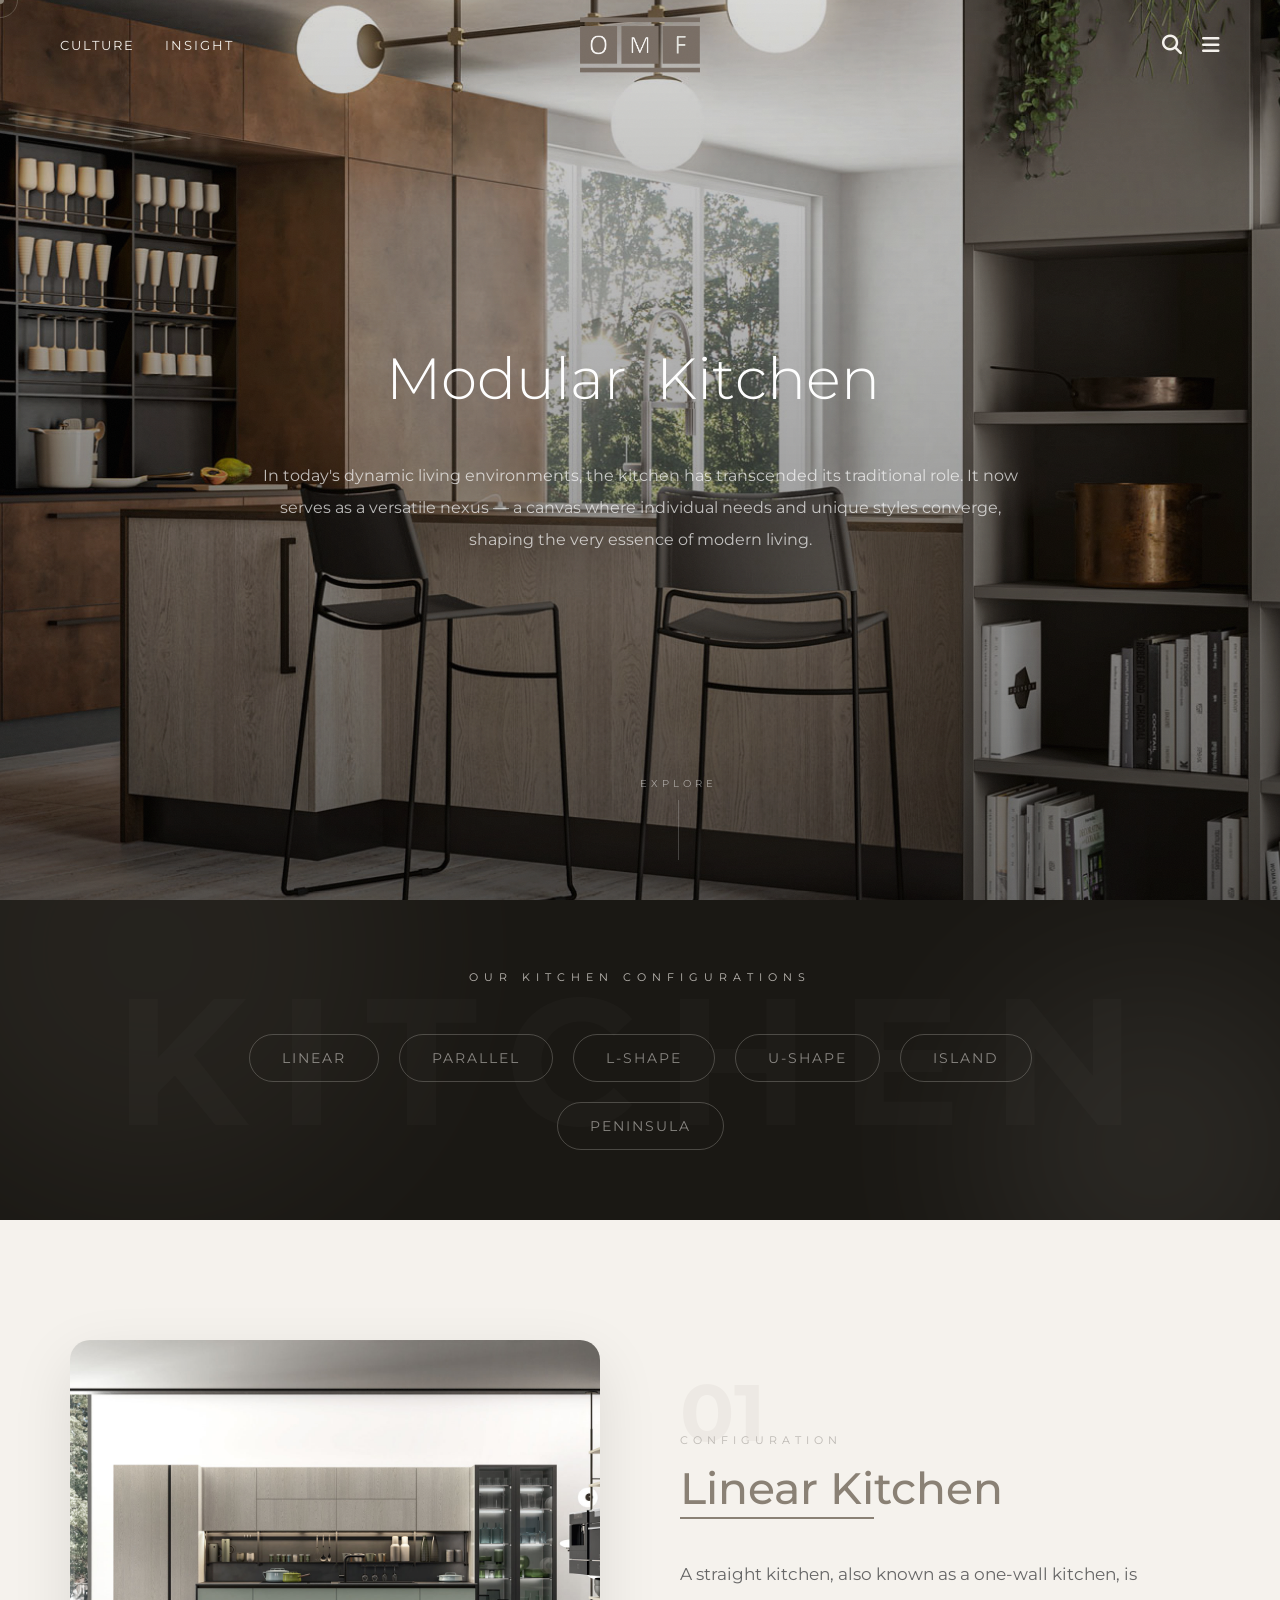
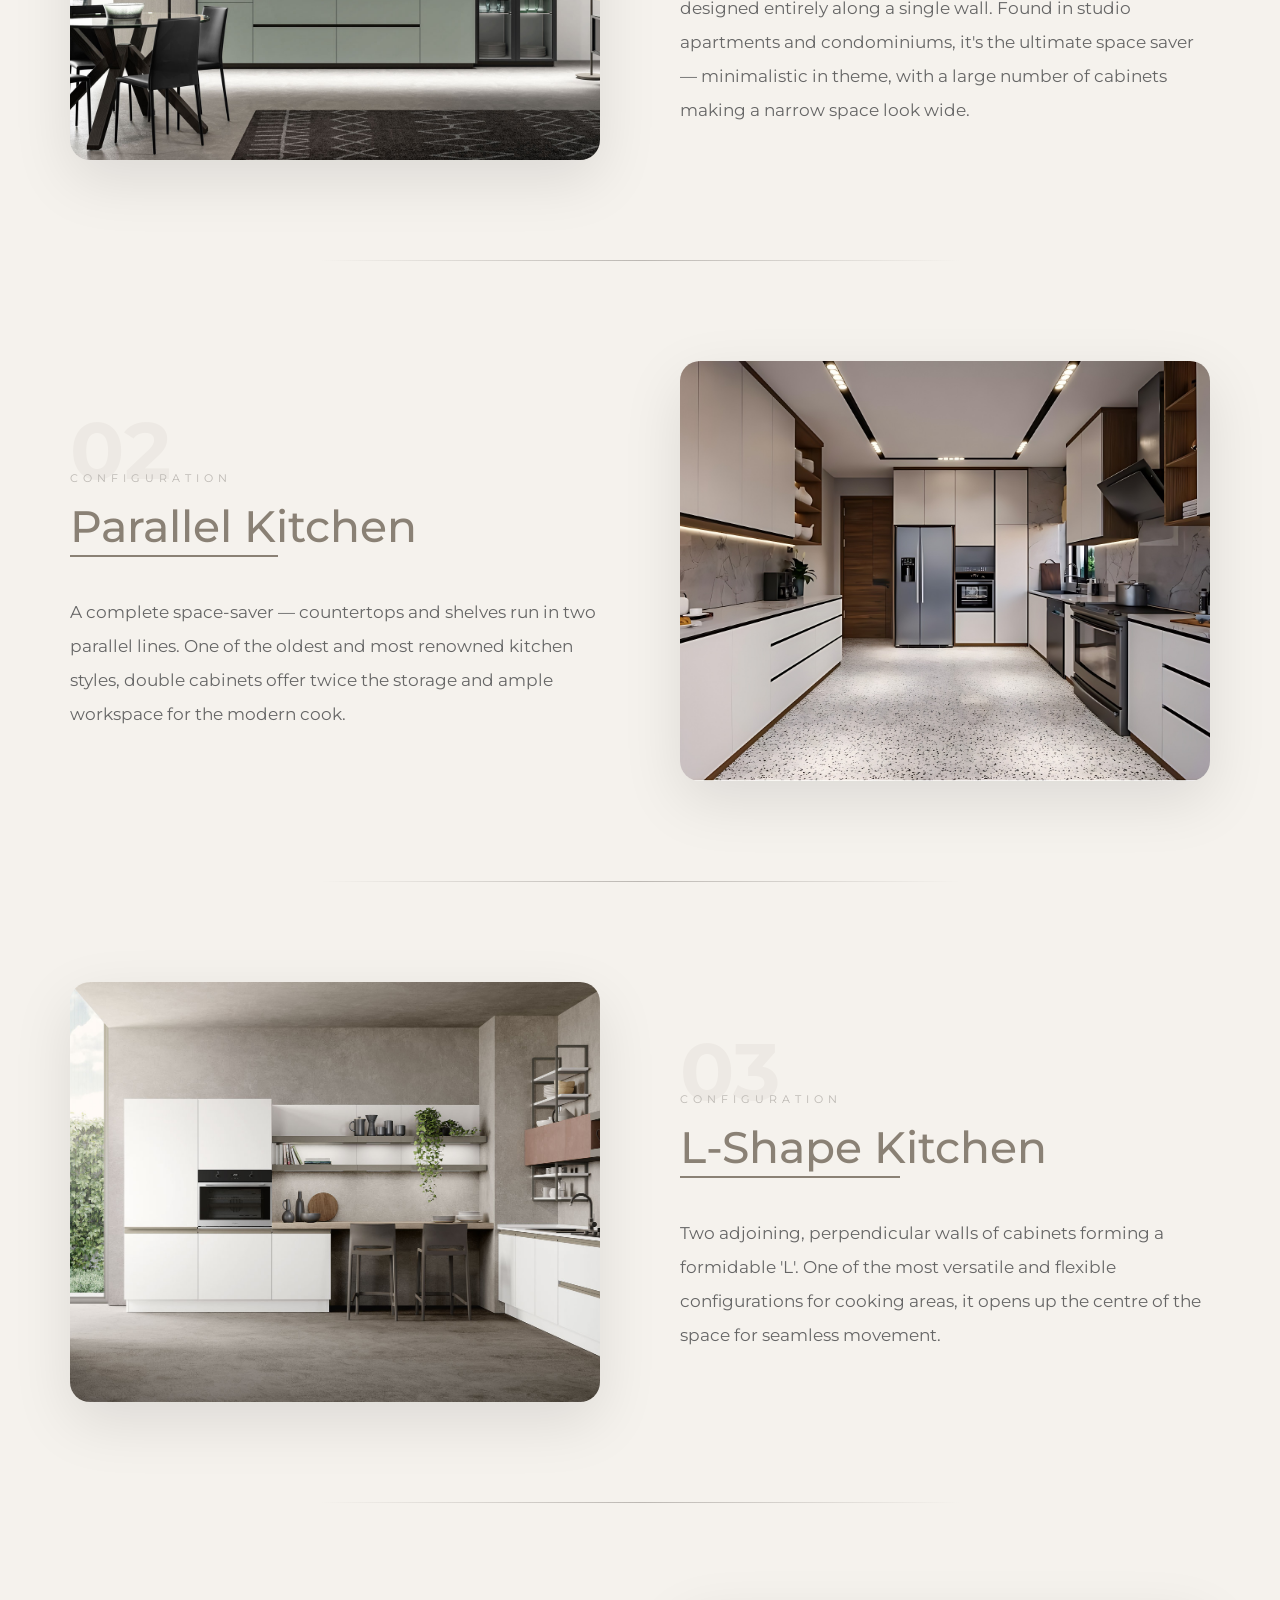
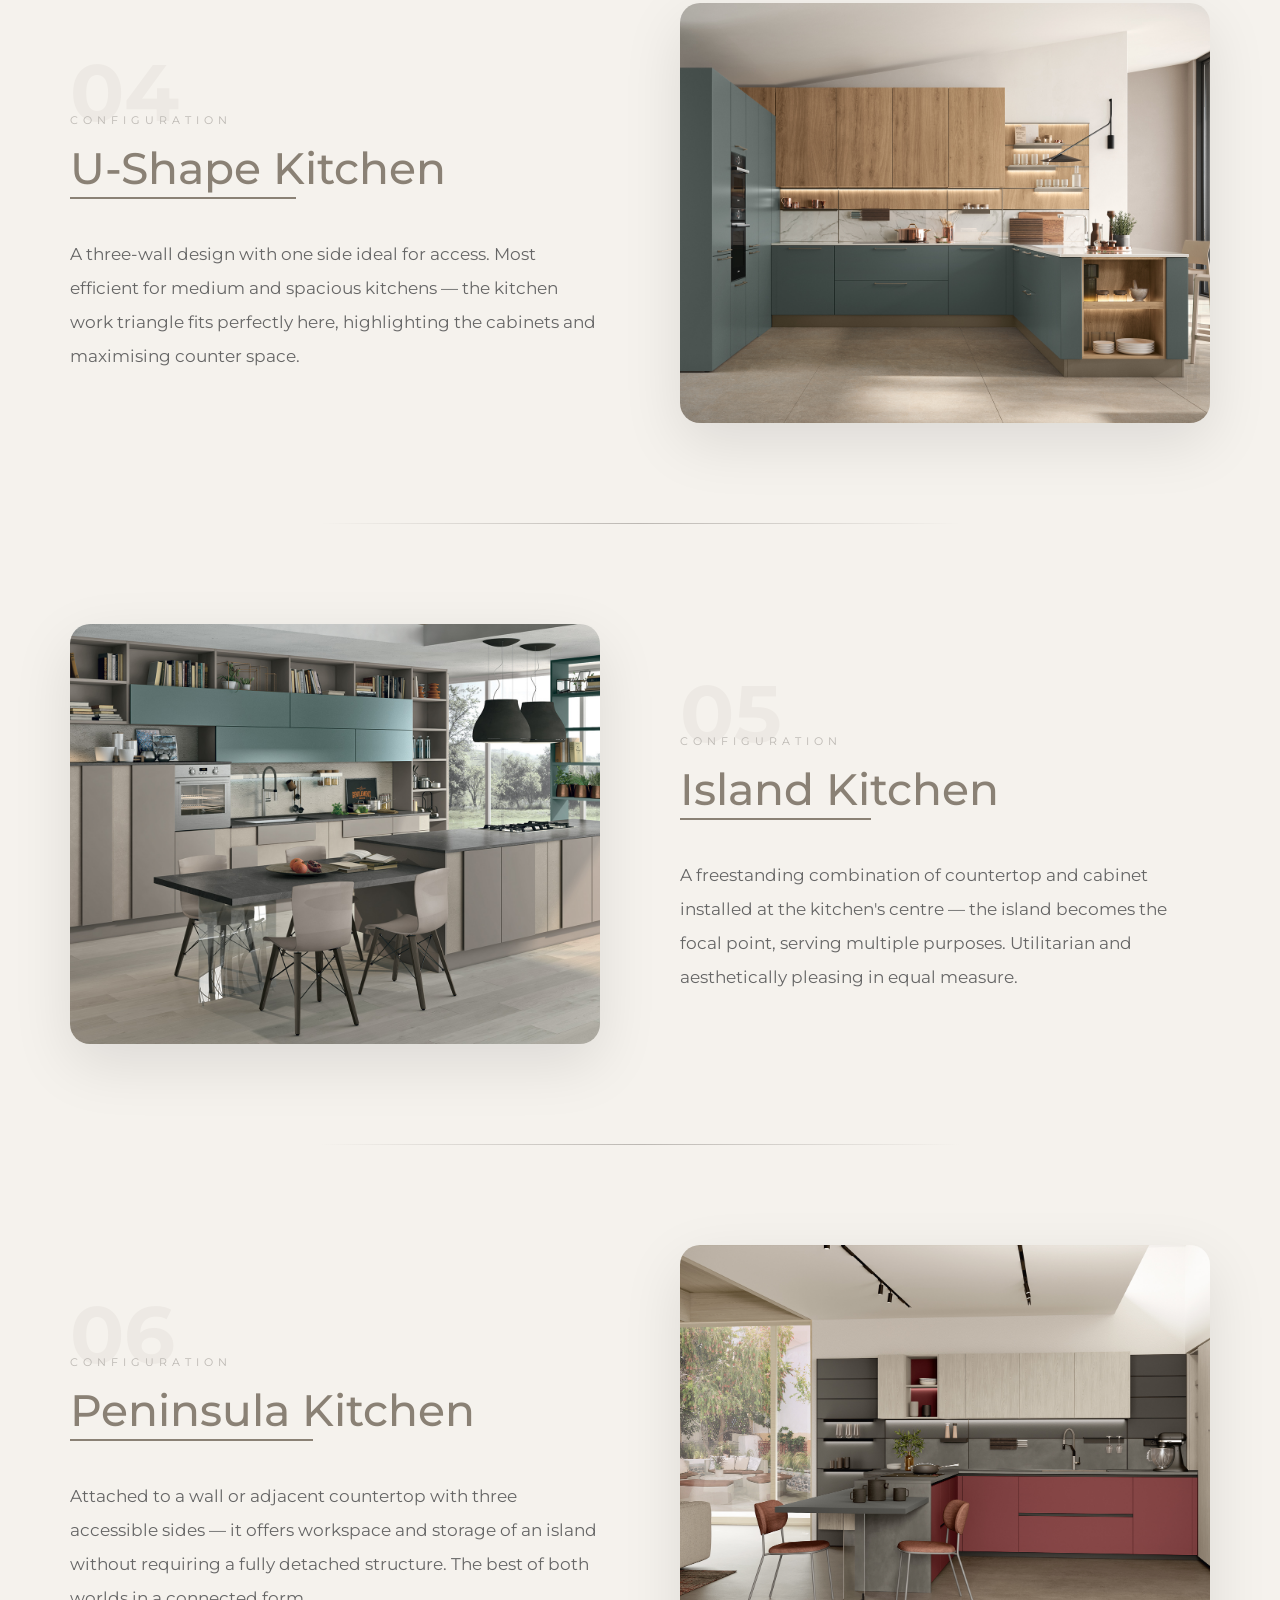
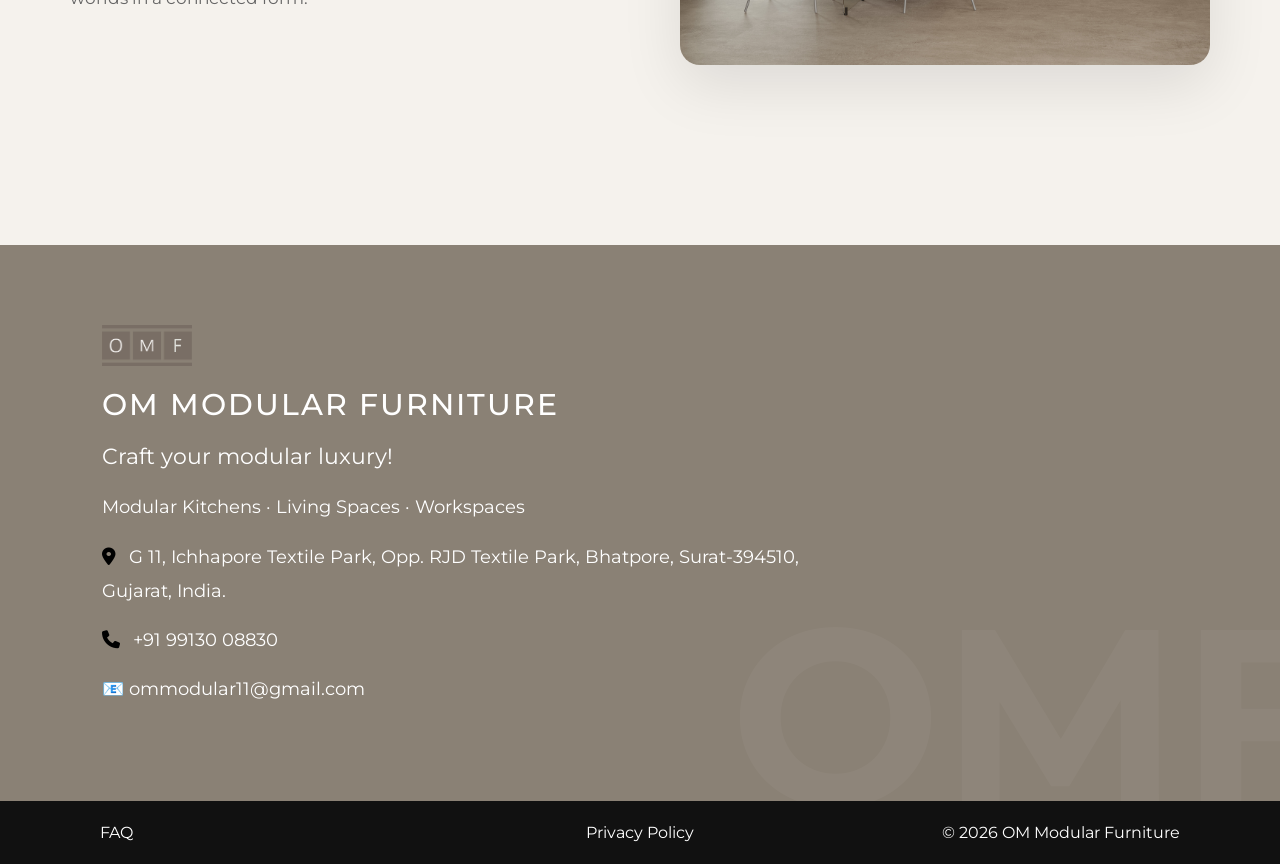
<file: modular-kitchen.html>
<!DOCTYPE html>
<html lang="en">

<head>
    <meta charset="UTF-8">
    <meta name="viewport" content="width=device-width, initial-scale=1.0">
    <title>Modular Kitchen Surat | Custom Kitchen Design | OM Modular Furniture</title>

    <link rel="stylesheet" href="https://cdnjs.cloudflare.com/ajax/libs/font-awesome/6.7.2/css/all.min.css">

    <meta name="description"
        content="Explore premium modular kitchen designs in Surat by OM Modular Furniture. Get customized kitchen solutions with modern styles and quality materials.">
    <link rel="canonical" href="https://www.ommodularfurniture.com/modular-kitchen.html">

    <meta property="og:type" content="website">
    <meta property="og:title" content="Modular Kitchen Surat | Custom Kitchen Design | OM Modular Furniture">
    <meta property="og:description"
        content="Explore premium modular kitchen designs in Surat by OM Modular Furniture. Get customized kitchen solutions with modern styles and quality materials.">
    <meta property="og:image" content="image/m1.png">
    <meta property="og:url" content="https://www.ommodularfurniture.com/modular-kitchen.html">
    <meta name="twitter:card" content="summary_large_image">

    <link
        href="https://fonts.googleapis.com/css2?family=Montserrat:wght@300;400;500;600&display=swap"
        rel="stylesheet">
    <link rel="stylesheet" href="https://cdn.jsdelivr.net/npm/swiper@11/swiper-bundle.min.css">

    <script type="application/ld+json">
    {
      "@context": "https://schema.org",
      "@type": "HomeAndConstructionBusiness",
      "name": "OM Modular Furniture",
      "image": "image/logo.png",
      "telephone": "+91-99130-08830",
      "email": "ommodular11@gmail.com",
      "address": {
        "@type": "PostalAddress",
        "streetAddress": "G 11, Ichhapore Textile Park, Opp. RJD Textile Park, Bhatpore",
        "addressLocality": "Surat",
        "postalCode": "394510",
        "addressRegion": "Gujarat",
        "addressCountry": "IN"
      },
      "url": "https://www.ommodularfurniture.com/modular-kitchen.html",
      "priceRange": "$$"
    }
    </script>

    <style>
        /* ============================
   RESET & BASE
============================ */
        *,
        *::before,
        *::after {
            margin: 0;
            padding: 0;
            box-sizing: border-box;
        }

        html {
            scroll-behavior: smooth;
        }

        html,
        body {
            width: 100%;
            overflow-x: hidden;
        }

        body {
            font-family: 'Montserrat', sans-serif;
            background: #f5f2ed;
            color: #555;
            cursor: default;
        }

        img {
            max-width: 100%;
            height: auto;
            display: block;
        }

        :root {
            --cream: #f5f2ed;
            --taupe: #8A8175;
            --taupe-light: #bcb8b3;
            --dark: #111;
            --ease-out: cubic-bezier(0.22, 1, 0.36, 1);
        }

        /* GRAIN */
        body::before {
            content: '';
            position: fixed;
            inset: 0;
            pointer-events: none;
            z-index: 99990;
            opacity: .03;
            background-image: url("data:image/svg+xml,%3Csvg viewBox='0 0 256 256' xmlns='http://www.w3.org/2000/svg'%3E%3Cfilter id='noise'%3E%3CfeTurbulence type='fractalNoise' baseFrequency='0.9' numOctaves='4' stitchTiles='stitch'/%3E%3C/filter%3E%3Crect width='100%25' height='100%25' filter='url(%23noise)'/%3E%3C/svg%3E");
            background-size: 200px 200px;
        }



        /* ============================
   PROGRESS BAR
============================ */
        #progress-bar {
            position: fixed;
            top: 0;
            left: 0;
            height: 2px;
            background: linear-gradient(90deg, #8A8175, #bcb8b3, #8A8175);
            background-size: 200% 100%;
            z-index: 99997;
            width: 0%;
            transition: width .1s linear;
            animation: shimmer 2s linear infinite;
        }

        @keyframes shimmer {
            to {
                background-position: 200% 0;
            }
        }

        /* ============================
           CURSOR
        ============================ */
        .cursor-dot {
            width: 8px;
            height: 8px;
            background: #8A8175;
            border-radius: 50%;
            position: fixed;
            pointer-events: none;
            z-index: 99999;
            transform: translate(-50%, -50%);
        }

        .cursor-ring {
            width: 36px;
            height: 36px;
            border: 1px solid rgba(138, 129, 117, .5);
            border-radius: 50%;
            position: fixed;
            pointer-events: none;
            z-index: 99998;
            transform: translate(-50%, -50%);
            transition: width .3s var(--ease-out), height .3s var(--ease-out), opacity .3s;
        }

        .cursor-ring.expand {
            width: 60px;
            height: 60px;
            opacity: .5;
        }

        @media (max-width: 768px), (pointer: coarse) {
            .cursor-dot,
            .cursor-ring {
                display: none;
            }

            body {
                cursor: auto;
            }
        }

        /* ============================
   HEADER
============================ */
        header {
            position: fixed;
            top: 0;
            left: 0;
            right: 0;
            height: 90px;
            display: flex;
            align-items: center;
            justify-content: space-between;
            padding: 0 60px;
            z-index: 1000;
            transition: background .4s ease, height .4s ease, transform .5s var(--ease-out);
            animation: headerDrop .8s .2s var(--ease-out) both;
        }

        @keyframes headerDrop {
            from {
                transform: translateY(-100%);
                opacity: 0
            }

            to {
                transform: translateY(0);
                opacity: 1
            }
        }

        header.scrolled {
            background: rgba(17, 17, 17, .92);
            backdrop-filter: blur(20px);
            height: 70px;
        }

        header.hide-header {
            transform: translateY(-100%);
        }

        .logo-area {
            display: flex;
            align-items: center;
            gap: 30px;
        }

        .logo-area a {
            text-decoration: none;
            color: #f5f2ed;
            font-size: 13px;
            letter-spacing: 2px;
            text-transform: uppercase;
            position: relative;
            transition: color .3s, letter-spacing .3s;
        }

        .logo-area a::after {
            content: '';
            position: absolute;
            bottom: -4px;
            left: 0;
            width: 0;
            height: 1px;
            background: #bcb8b3;
            transition: width .4s var(--ease-out);
        }

        .logo-area a:hover {
            color: #bcb8b3;
            letter-spacing: 3px;
        }

        .logo-area a:hover::after {
            width: 100%;
        }

        .logo {
            position: absolute;
            left: 50%;
            top: 50%;
            transform: translate(-50%, -50%);
            transition: transform .4s var(--ease-out), opacity .3s;
        }

        .logo img {
            width: 120px;
        }

        .logo:hover {
            transform: translate(-50%, -50%) scale(1.06);
            opacity: .85;
        }

        .icons {
            display: flex;
            align-items: center;
            gap: 20px;
        }

        .icons i {
            font-size: 20px;
            color: #f5f2ed;
            cursor: pointer;
            transition: color .3s, transform .3s;
        }

        .icons i:hover {
            color: #8A8175;
            transform: scale(1.15);
        }

        .search-box {
            position: relative;
        }

        .search-form {
            position: absolute;
            top: 50%;
            right: 45px;
            transform: translateY(-50%);
            width: 0;
            overflow: hidden;
            opacity: 0;
            transition: all .4s var(--ease-out);
        }

        .search-box.active .search-form {
            width: 250px;
            opacity: 1;
        }

        .search-input {
            width: 250px;
            height: 42px;
            padding: 0 15px;
            border: 1px solid rgba(138, 129, 117, .4);
            border-radius: 30px;
            outline: none;
            background: rgba(255, 255, 255, .9);
            font-family: 'Montserrat', sans-serif;
            transition: border-color .3s;
        }

        .search-input:focus {
            border-color: #8A8175;
        }

        .menu-btn {
            transition: transform .4s var(--ease-out);
        }

        .menu-box.active .menu-btn {
            transform: rotate(90deg);
            color: #b8aa9b;
        }

        .menu-dropdown {
            position: absolute;
            top: 55px;
            right: 0;
            width: 240px;
            background: rgba(255, 255, 255, .97);
            backdrop-filter: blur(20px);
            border-radius: 18px;
            padding: 15px 25px;
            box-shadow: 0 30px 60px rgba(0, 0, 0, .12);
            opacity: 0;
            visibility: hidden;
            transform: translateY(20px) scale(.97);
            transform-origin: top right;
            transition: opacity .35s, transform .35s var(--ease-out), visibility .35s;
            z-index: 9999;
        }

        .menu-dropdown a {
            display: block;
            text-decoration: none;
            color: #555;
            font-size: 15px;
            padding: 14px 0;
            border-bottom: 1px solid rgba(0, 0, 0, .06);
            transition: color .3s, padding-left .3s;
        }

        .menu-dropdown a:last-child {
            border-bottom: none;
        }

        .menu-dropdown a:hover {
            color: #8A8175;
            padding-left: 12px;
        }

        .menu-dropdown a.active-page {
            color: #8A8175;
            font-weight: 600;
        }

        .menu-box.active .menu-dropdown {
            opacity: 1;
            visibility: visible;
            transform: translateY(0) scale(1);
        }

        @media (max-width:768px) {

            .search-box {
                position: relative;
            }

            .search-form {
                position: absolute;
                top: 42px;
                right: -5px;
                transform: none;
                width: 0;
                opacity: 0;
                overflow: hidden;
                transition: .35s;
            }

            .search-box.active .search-form {
                width: 130px;
                opacity: 1;
            }

            .search-input {
                width: 130px;
                height: 30px;
                font-size: 12px;
                padding: 0 10px;
            }

        }

        /* ============================
   HERO
============================ */
        .page-hero {
            width: 100%;
            height: 100vh;
            position: relative;
            overflow: hidden;
        }

        .hero-bg {
            position: absolute;
            inset: -10%;
            background: url("image/m1.png") center center/cover no-repeat;
            transform: scale(1.1);
            will-change: transform;
        }

        .hero-overlay {
            position: absolute;
            inset: 0;
            background: linear-gradient(to bottom, rgba(0, 0, 0, .15) 0%, rgba(0, 0, 0, .55) 100%);
            display: flex;
            flex-direction: column;
            justify-content: center;
            align-items: center;
        }

        .hero-label {
            font-size: 11px;
            letter-spacing: 6px;
            text-transform: uppercase;
            color: rgba(255, 255, 255, .55);
            margin-bottom: 22px;
            opacity: 0;
            transform: translateY(20px);
            animation: fadeUp .8s 1s var(--ease-out) forwards;
        }

        .hero-title {
            color: #fff;
            font-size: 58px;
            font-weight: 300;
            text-align: center;
            max-width: 800px;
            line-height: 1.2;
        }

        .hero-title .word {
            display: inline-block;
            overflow: hidden;
            margin-right: 14px;
        }

        .hero-title .word .char {
            display: inline-block;
            transform: translateY(110%);
            animation: charUp .7s var(--ease-out) forwards;
        }

        .hero-sub {
            max-width: 800px;
            text-align: center;
            color: rgba(255, 255, 255, .7);
            font-size: 16px;
            line-height: 2;
            margin-top: 32px;
            padding: 0 20px;
            opacity: 0;
            transform: translateY(20px);
            animation: fadeUp .9s 2s var(--ease-out) forwards;
        }

        .scroll-indicator {
            position: absolute;
            bottom: 40px;
            left: 50%;
            transform: translateX(-50%);
            display: flex;
            flex-direction: column;
            align-items: center;
            gap: 10px;
            opacity: 0;
            animation: fadeUp .8s 2.4s var(--ease-out) forwards;
        }

        .scroll-indicator span {
            font-size: 10px;
            letter-spacing: 4px;
            color: rgba(255, 255, 255, .5);
            text-transform: uppercase;
        }

        .scroll-line-el {
            width: 1px;
            height: 60px;
            background: rgba(255, 255, 255, .2);
            position: relative;
            overflow: hidden;
        }

        .scroll-line-el::after {
            content: '';
            position: absolute;
            top: -100%;
            left: 0;
            width: 100%;
            height: 100%;
            background: linear-gradient(to bottom, transparent, rgba(255, 255, 255, .8));
            animation: scrollAnim 1.6s 2.6s ease-in-out infinite;
        }

        @keyframes scrollAnim {
            to {
                top: 200%;
            }
        }

        @keyframes charUp {
            to {
                transform: translateY(0);
            }
        }

        @keyframes fadeUp {
            to {
                opacity: 1;
                transform: translateY(0);
            }
        }

        /* ============================
   KITCHEN BLOCKS
============================ */
        .kitchen-section {
            background: #f5f2ed;
            padding: 20px 0 80px;
        }

        .kitchen-block {
            max-width: 1380px;
            margin: 100px auto;
            padding: 0 70px;
            display: flex;
            align-items: center;
            gap: 80px;
            opacity: 0;
            transform: translateY(50px);
            transition: opacity .9s var(--ease-out), transform .9s var(--ease-out);
        }

        .kitchen-block.visible {
            opacity: 1;
            transform: translateY(0);
        }

        .kitchen-block.reverse {
            flex-direction: row-reverse;
        }

        /* Alternating entrance direction */
        .kitchen-block:not(.reverse) .kitchen-image {
            transform: translateX(-40px);
            opacity: 0;
            transition: transform .9s .1s var(--ease-out), opacity .9s .1s var(--ease-out);
        }

        .kitchen-block:not(.reverse) .kitchen-content {
            transform: translateX(40px);
            opacity: 0;
            transition: transform .9s .25s var(--ease-out), opacity .9s .25s var(--ease-out);
        }

        .kitchen-block.reverse .kitchen-image {
            transform: translateX(40px);
            opacity: 0;
            transition: transform .9s .1s var(--ease-out), opacity .9s .1s var(--ease-out);
        }

        .kitchen-block.reverse .kitchen-content {
            transform: translateX(-40px);
            opacity: 0;
            transition: transform .9s .25s var(--ease-out), opacity .9s .25s var(--ease-out);
        }

        .kitchen-block.visible .kitchen-image,
        .kitchen-block.visible .kitchen-content {
            transform: translateX(0);
            opacity: 1;
        }

        .kitchen-image {
            width: 50%;
        }

        .kitchen-image img {
            width: 100%;
            height: 420px;
            object-fit: cover;
            border-radius: 20px;
            box-shadow: 0 20px 60px rgba(0, 0, 0, .1);
            transition: transform .6s var(--ease-out), box-shadow .6s var(--ease-out);
            overflow: hidden;
        }

        .kitchen-image:hover img {
            transform: scale(1.03);
            box-shadow: 0 30px 80px rgba(0, 0, 0, .15);
        }

        .kitchen-content {
            width: 50%;
        }

        /* Eyebrow */
        .kitchen-eyebrow {
            font-size: 11px;
            letter-spacing: 5px;
            text-transform: uppercase;
            color: #bcb8b3;
            margin-bottom: 16px;
            display: block;
        }

        .kitchen-content h2 {
            font-size: 44px;
            color: #8A8175;
            margin-bottom: 24px;
            font-weight: 500;
            line-height: 1.15;
            position: relative;
            display: inline-block;
        }

        /* Underline sweep */
        .kitchen-content h2::after {
            content: '';
            position: absolute;
            bottom: -6px;
            left: 0;
            width: 0;
            height: 2px;
            background: var(--taupe);
            transition: width .6s .3s var(--ease-out);
        }

        .kitchen-block.visible .kitchen-content h2::after {
            width: 60%;
        }

        .kitchen-content p {
            font-size: 17px;
            line-height: 2;
            color: #666;
            margin-top: 20px;
        }

        /* Numbered badge */
        .block-number {
            font-size: 80px;
            font-weight: 700;
            color: rgba(138, 129, 117, .07);
            line-height: 1;
            margin-bottom: -20px;
            display: block;
            font-family: 'Montserrat', sans-serif;
        }

        /* ============================
   DIVIDER
============================ */
        .divider {
            width: 0;
            height: 1px;
            background: linear-gradient(to right, transparent, #bcb8b3, transparent);
            margin: 0 auto;
            transition: width 1.2s var(--ease-out);
        }

        .divider.visible {
            width: 50%;
        }

        /* ============================
   TYPES STRIP
============================ */
        .types-strip {
            background: #1a1814;
            padding: 70px 60px;
            position: relative;
            overflow: hidden;
        }

        .types-strip::before {
            content: 'KITCHEN';
            position: absolute;
            left: 50%;
            top: 50%;
            transform: translate(-50%, -50%);
            font-size: 180px;
            font-weight: 700;
            color: rgba(255, 255, 255, .02);
            letter-spacing: 30px;
            white-space: nowrap;
            pointer-events: none;
        }

        /* Orbs */
        .orb {
            position: absolute;
            border-radius: 50%;
            filter: blur(90px);
            opacity: .1;
            pointer-events: none;
            animation: floatOrb 10s ease-in-out infinite;
        }

        .orb1 {
            width: 500px;
            height: 500px;
            background: #8A8175;
            top: -200px;
            left: -100px;
        }

        .orb2 {
            width: 350px;
            height: 350px;
            background: #bcb8b3;
            bottom: -100px;
            right: -50px;
            animation-delay: -5s;
        }

        @keyframes floatOrb {

            0%,
            100% {
                transform: translate(0, 0)
            }

            50% {
                transform: translate(30px, -30px)
            }
        }

        .types-inner {
            max-width: 900px;
            margin: 0 auto;
            text-align: center;
            position: relative;
            z-index: 1;
        }

        .types-label {
            font-size: 11px;
            letter-spacing: 6px;
            text-transform: uppercase;
            color: #bcb8b3;
            display: block;
            margin-bottom: 50px;
            opacity: 0;
            transform: translateY(20px);
            transition: opacity .8s var(--ease-out), transform .8s var(--ease-out);
        }

        .types-label.visible {
            opacity: 1;
            transform: translateY(0);
        }

        .types-grid {
            display: flex;
            flex-wrap: wrap;
            justify-content: center;
            gap: 20px;
        }

        .type-pill {
            padding: 14px 32px;
            border: 1px solid rgba(188, 184, 179, .3);
            border-radius: 60px;
            color: rgba(245, 242, 237, .5);
            font-size: 14px;
            letter-spacing: 2px;
            text-transform: uppercase;
            transition: background .3s, color .3s, border-color .3s, transform .3s var(--ease-out);
            opacity: 0;
            transform: translateY(20px);
            transition: opacity .6s var(--ease-out), transform .6s var(--ease-out), background .3s, color .3s;
            cursor: pointer;
        }

        .type-pill.visible {
            opacity: 1;
            transform: translateY(0);
        }

        .type-pill:hover {
            background: rgba(138, 129, 117, .2);
            color: #f5f2ed;
            border-color: #8A8175;
            transform: translateY(-3px);
        }

        /* =====================================
   CONTACT
===================================== */

        .contact {
            background: #8A8175;
            color: #fff;
            padding: 80px 8%;
            position: relative;
            overflow: hidden;
            margin: 0;
        }

        .contact::before {
            content: "OMF";
            position: absolute;
            right: -60px;
            bottom: -40px;
            font-size: 250px;
            font-weight: 700;
            color: rgba(255, 255, 255, .04);
            pointer-events: none;
            user-select: none;
            line-height: 1;
        }

        .logo1 {
            display: flex;
            justify-content: flex-start;
            margin-bottom: 20px;
        }

        .logo1 img {
            width: 90px;
            margin-left: 0;
        }

        .contact h1 {
            font-size: 30px;
            font-weight: 500;
            letter-spacing: 2px;
            text-transform: uppercase;
            color: #fff;
            margin-bottom: 20px;
        }

        .contact h2 {
            font-size: 22px;
            font-weight: 400;
            margin-bottom: 20px;
        }

        .contact p {
            font-size: 18px;
            line-height: 1.9;
            margin-bottom: 15px;
            max-width: 700px;
        }

        .contact a {
            color: #fff;
            text-decoration: none;
        }

        .contact a:hover {
            text-decoration: underline;
        }

        /* =====================================
   FOOTER
===================================== */

        footer {
            background: #111;
            color: #fff;
            display: flex;
            justify-content: space-between;
            align-items: center;
            padding: 22px 60px;
            margin: 0;
        }

        .footer-left,
        .footer-center,
        .footer-right {
            flex: 1;
            font-size: 16px;
        }

        .footer-left {
            margin-left: 40px;
            text-align: left;
        }

        .footer-center {
            text-align: center;
        }

        .footer-right {
            margin-right: 40px;
            text-align: right;
        }

        footer a {
            color: #fff;
            text-decoration: none;
            transition: .3s;
        }

        footer a:hover {
            color: #c7c0b8;
        }

        /* Remove Gap */

        .contact+footer {
            margin-top: 0;
        }

        body {
            margin: 0;
        }

        /* =====================================
   TABLET
===================================== */

        @media(max-width:991px) {

            .contact {
                padding: 70px 40px;
                text-align: center;
            }

            .logo1 {
                justify-content: center;
            }

            .logo1 img {
                margin: 0;
                width: 90px;
            }

            .contact h1,
            .contact h2,
            .contact p {
                text-align: center;
                margin-left: auto;
                margin-right: auto;
            }

            footer {
                padding: 20px 30px;
            }

        }

        /* =====================================
   MOBILE
===================================== */

        @media(max-width:768px) {

            .contact {
                padding: 60px 20px;
            }

            .logo1 img {
                width: 85px;
            }

            .contact h1 {
                font-size: 30px;
                font-weight: 50px;
            }

            .contact h2 {
                font-size: 26px;
            }

            .contact p {
                font-size: 15px;
                line-height: 1.8;
            }

            .contact::before {
                font-size: 140px;
                right: -25px;
                bottom: -20px;
            }

            footer {
                flex-direction: column;
                gap: 12px;
                text-align: center;
                padding: 25px 15px;
            }

            .footer-left,
            .footer-center,
            .footer-right {
                width: 100%;
                text-align: center;
            }

        }


        /* ============================
   MOBILE HEADER
============================ */

        @media (max-width:768px) {

            header {
                height: 75px;
                padding: 0 15px;
                background: rgba(17, 17, 17, .75);
                backdrop-filter: blur(15px);
            }


            .logo-area {
                display: flex;
                gap: 12px;
                flex-shrink: 0;
            }


            .logo-area a {
                font-size: 10px;
                letter-spacing: 1px;
            }


            .logo {
                position: absolute;
                left: 50%;
                transform: translate(-50%, -50%);
            }


            .logo img {
                width: 90px;
            }


            .icons {
                gap: 12px;
                flex-shrink: 0;
            }


            .icons i {
                font-size: 17px;
            }


            .search-form {
                right: 0;
                top: 55px;
            }


            .search-box.active .search-form {
                width: 190px;
            }


            .search-input {
                width: 190px;
                height: 38px;
            }


            .menu-dropdown {
                position: fixed;
                top: 75px;
                right: 12px;
                width: 210px;
            }

        }



        /* SMALL MOBILE */
        @media(max-width:420px) {

            header {
                padding: 0 10px;
            }


            .logo-area {
                gap: 8px;
            }


            .logo-area a {
                font-size: 9px;
            }


            .logo img {
                width: 75px;
            }


            .icons {
                gap: 8px;
            }


            .icons i {
                font-size: 16px;
            }

        }

        /* ============================
   MODULAR KITCHEN MOBILE FIX
============================ */

        @media(max-width:768px) {

            .hero,
            .kitchen-hero,
            .modular-section {
                height: auto !important;
                min-height: auto !important;
                padding-top: 100px;
                padding-bottom: 40px;
            }


            .hero-content,
            .kitchen-content {
                height: auto !important;
                padding: 20px;
            }


            .hero h1,
            .kitchen-content h1 {
                font-size: 32px;
                line-height: 1.2;
            }


            .hero p,
            .kitchen-content p {
                font-size: 14px;
                line-height: 1.7;
                margin-bottom: 25px;
            }


            .hero img,
            .kitchen-image img,
            .modular-section img {
                width: 100%;
                height: auto !important;
                object-fit: contain !important;
                display: block;
            }


            .kitchen-image {
                height: auto !important;
                overflow: visible !important;
            }

        }

        /* ============================
   MODULAR KITCHEN MOBILE FIX
============================ */

        @media(max-width:768px) {

            .page-hero {
                height: auto !important;
                min-height: 100vh;
                padding-top: 90px;
                padding-bottom: 50px;
                overflow: hidden;
            }


            .hero-bg {
                position: absolute;
                inset: 0;
                transform: scale(1) !important;
                background-position: center;
                background-size: cover;
            }


            .hero-overlay {
                position: relative;
                min-height: calc(100vh - 90px);
                padding: 40px 20px;
                justify-content: center;
            }


            .hero-title {
                font-size: 34px;
                line-height: 1.2;
                max-width: 100%;
            }


            .hero-sub {
                font-size: 14px;
                line-height: 1.8;
                margin-top: 20px;
                padding: 0;
                max-width: 100%;
            }


            .scroll-indicator {
                display: none;
            }



            .kitchen-section {
                padding-top: 20px;
            }


            .kitchen-block,
            .kitchen-block.reverse {
                flex-direction: column;
                padding: 0 20px;
                margin: 60px auto;
                gap: 35px;
            }


            .kitchen-image,
            .kitchen-content {
                width: 100%;
            }


            .kitchen-image img {
                height: auto !important;
                object-fit: contain;
                border-radius: 15px;
            }


            .kitchen-content h2 {
                font-size: 30px;
            }


            .kitchen-content p {
                font-size: 14px;
                line-height: 1.8;
                margin-top: 15px;
            }


            .block-number {
                font-size: 55px;
            }

        }


        @media(max-width:420px) {

            .hero-title {
                font-size: 30px;
            }


            .hero-sub {
                font-size: 13px;
            }

        }

        /* ============================
   MOBILE KITCHEN CONTENT FIRST
============================ */

        @media(max-width:768px) {

            .kitchen-block,
            .kitchen-block.reverse {
                flex-direction: column;
            }


            .kitchen-content {
                order: 1;
                width: 100%;
            }


            .kitchen-image {
                order: 2;
                width: 100%;
            }


            .kitchen-image img {
                width: 100%;
                height: auto !important;
                object-fit: contain;
            }

        }

        /* ============================
   MOBILE FOOTER FIX
============================ */

        @media(max-width:768px) {

            footer {
                flex-direction: column;
                justify-content: center;
                align-items: center;
                gap: 18px;
                padding: 35px 20px;
                text-align: center;
            }


            .footer-left,
            .footer-center,
            .footer-right {
                flex: unset;
                width: 100%;
                margin: 0;
                text-align: center;
                font-size: 14px;
            }


            footer a {
                font-size: 14px;
            }

        }


        @media(max-width:420px) {

            footer {
                padding: 30px 15px;
                gap: 15px;
            }


            .footer-right {
                line-height: 1.5;
                font-size: 13px;
            }

        }

        .reveal {
            opacity: 0;
            transform: translateY(24px);
            transition: opacity .8s cubic-bezier(0.22, 1, 0.36, 1),
                transform .8s cubic-bezier(0.22, 1, 0.36, 1);
        }

        .reveal.visible {
            opacity: 1;
            transform: translateY(0);
        }

        .contact p,
        .contact h1,
        .contact h2 {
            transition: transform .35s ease;
        }

        .contact p:hover,
        .contact h1:hover,
        .contact h2:hover {
            transform: translateX(8px);
        }

        ::selection {
            background: #8A8175;
            color: white;
        }

        /* Chrome, Edge, Safari, Opera, Android browsers */
        ::selection {
            background: #8A8175;
            color: #fff;
        }

        /* Firefox (Desktop & Android) */
        ::-moz-selection {
            background: #8A8175;
            color: #fff;
        }

        .contact i {
            color: #000;
            margin-right: 8px;
        }

        /* ============================
   REDUCED MOTION
============================ */
        @media (prefers-reduced-motion: reduce) {

            *,
            *::before,
            *::after {
                animation-duration: 0.001ms !important;
                animation-iteration-count: 1 !important;
                transition-duration: 0.001ms !important;
                scroll-behavior: auto !important;
            }

            header,
            .hero-label,
            .hero-sub,
            .scroll-indicator,
            .hero-title .word .char {
                animation: none !important;
                opacity: 1 !important;
                transform: none !important;
            }

            .kitchen-block,
            .kitchen-block .kitchen-image,
            .kitchen-block .kitchen-content,
            .divider,
            .types-label,
            .type-pill,
            .reveal {
                opacity: 1 !important;
                transform: none !important;
            }

            .hero-bg {
                transform: none !important;
            }
        }
    </style>
</head>

<body>

    <!-- Cursor -->
    <!-- CURSOR -->
    <div class="cursor-dot" id="cursorDot"></div>
    <div class="cursor-ring" id="cursorRing"></div>

    <!-- Progress Bar -->
    <div id="progress-bar"></div>

    <header id="mainHeader">
        <div class="logo-area">
            <a href="culture.html">Culture</a>
            <a href="insight.html">Insight</a>
        </div>

        <a href="index.html" class="logo"><img src="image/logo.png" alt="OM Modular Furniture Surat Logo"></a>

        <div class="icons">
            <div class="search-box">
                <i class="fas fa-search search-btn" role="button" tabindex="0" aria-label="Open search"></i>
                <form class="search-form" role="search">
                    <label for="siteSearch" class="sr-only" style="position:absolute;left:-9999px;">Search</label>
                    <input id="siteSearch" class="search-input" type="text" placeholder="Search...">
                </form>
            </div>
            <div class="menu-box">
                <i class="fas fa-bars menu-btn" role="button" tabindex="0" aria-label="Open menu"></i>
                <div class="menu-dropdown">
                    <a href="modular-kitchen.html" class="active-page" aria-current="page">Modular Kitchen</a>
                    <a href="living-space.html">Living Space</a>
                    <a href="workspace.html">Workspace</a>
                    <a href="contact.html">Contact</a>
                </div>
            </div>
        </div>
    </header>

    <!-- HERO -->
    <section class="page-hero">
        <div class="hero-bg" id="parallaxBg"></div>
        <div class="hero-overlay">

            <h1 class="hero-title" id="heroTitle">Modular Kitchen</h1>
            <p class="hero-sub">
                In today's dynamic living environments, the kitchen has transcended its traditional role.
                It now serves as a versatile nexus — a canvas where individual needs and unique styles
                converge, shaping the very essence of modern living.
            </p>
        </div>
        <div class="scroll-indicator">
            <span>Explore</span>
            <div class="scroll-line-el"></div>
        </div>
    </section>

    <!-- KITCHEN TYPES STRIP -->
    <section class="types-strip">
        <div class="orb orb1"></div>
        <div class="orb orb2"></div>
        <div class="types-inner">
            <span class="types-label scroll-reveal">Our Kitchen Configurations</span>
            <div class="types-grid">
                <div class="type-pill scroll-reveal" style="transition-delay:.05s">Linear</div>
                <div class="type-pill scroll-reveal" style="transition-delay:.1s">Parallel</div>
                <div class="type-pill scroll-reveal" style="transition-delay:.15s">L-Shape</div>
                <div class="type-pill scroll-reveal" style="transition-delay:.2s">U-Shape</div>
                <div class="type-pill scroll-reveal" style="transition-delay:.25s">Island</div>
                <div class="type-pill scroll-reveal" style="transition-delay:.3s">Peninsula</div>
            </div>
        </div>
    </section>

    <!-- KITCHEN BLOCKS -->
    <section class="kitchen-section">

        <!-- 1: Linear -->
        <div class="kitchen-block" data-index="1">
            <div class="kitchen-image">
                <img src="image/linear5.jpg" alt="Linear modular kitchen design Surat" width="690" height="420" loading="lazy">
            </div>
            <div class="kitchen-content">
                <span class="block-number">01</span>
                <span class="kitchen-eyebrow">Configuration</span>
                <h2>Linear Kitchen</h2>
                <p>A straight kitchen, also known as a one-wall kitchen, is designed entirely along a single wall. Found
                    in studio apartments and condominiums, it's the ultimate space saver — minimalistic in theme, with a
                    large number of cabinets making a narrow space look wide.</p>
            </div>
        </div>

        <div class="divider scroll-reveal-divider"></div>

        <!-- 2: Parallel -->
        <div class="kitchen-block reverse" data-index="2">
            <div class="kitchen-image">
                <img src="image/Parallel1.jpg" alt="Parallel modular kitchen design Surat" width="690" height="420" loading="lazy">
            </div>
            <div class="kitchen-content">
                <span class="block-number">02</span>
                <span class="kitchen-eyebrow">Configuration</span>
                <h2>Parallel Kitchen</h2>
                <p>A complete space-saver — countertops and shelves run in two parallel lines. One of the oldest and
                    most renowned kitchen styles, double cabinets offer twice the storage and ample workspace for the
                    modern cook.</p>
            </div>
        </div>

        <div class="divider scroll-reveal-divider"></div>

        <!-- 3: L-Shape -->
        <div class="kitchen-block" data-index="3">
            <div class="kitchen-image">
                <img src="image/L shape1.jpg" alt="L shape modular kitchen design Surat" width="690" height="420" loading="lazy">
            </div>
            <div class="kitchen-content">
                <span class="block-number">03</span>
                <span class="kitchen-eyebrow">Configuration</span>
                <h2>L-Shape Kitchen</h2>
                <p>Two adjoining, perpendicular walls of cabinets forming a formidable 'L'. One of the most versatile
                    and flexible configurations for cooking areas, it opens up the centre of the space for seamless
                    movement.</p>
            </div>
        </div>

        <div class="divider scroll-reveal-divider"></div>

        <!-- 4: U-Shape -->
        <div class="kitchen-block reverse" data-index="4">
            <div class="kitchen-image">
                <img src="image/U Shape1.jpg" alt="U shape modular kitchen design Surat" width="690" height="420" loading="lazy">
            </div>
            <div class="kitchen-content">
                <span class="block-number">04</span>
                <span class="kitchen-eyebrow">Configuration</span>
                <h2>U-Shape Kitchen</h2>
                <p>A three-wall design with one side ideal for access. Most efficient for medium and spacious kitchens —
                    the kitchen work triangle fits perfectly here, highlighting the cabinets and maximising counter
                    space.</p>
            </div>
        </div>

        <div class="divider scroll-reveal-divider"></div>

        <!-- 5: Island -->
        <div class="kitchen-block" data-index="5">
            <div class="kitchen-image">
                <img src="image/Island5.jpg" alt="Island modular kitchen design Surat" width="690" height="420" loading="lazy">
            </div>
            <div class="kitchen-content">
                <span class="block-number">05</span>
                <span class="kitchen-eyebrow">Configuration</span>
                <h2>Island Kitchen</h2>
                <p>A freestanding combination of countertop and cabinet installed at the kitchen's centre — the island
                    becomes the focal point, serving multiple purposes. Utilitarian and aesthetically pleasing in equal
                    measure.</p>
            </div>
        </div>

        <div class="divider scroll-reveal-divider"></div>

        <!-- 6: Peninsula -->
        <div class="kitchen-block reverse" data-index="6">
            <div class="kitchen-image">
                <img src="image/Peninsula5.jpg" alt="Peninsula modular kitchen design Surat" width="690" height="420" loading="lazy">
            </div>
            <div class="kitchen-content">
                <span class="block-number">06</span>
                <span class="kitchen-eyebrow">Configuration</span>
                <h2>Peninsula Kitchen</h2>
                <p>Attached to a wall or adjacent countertop with three accessible sides — it offers workspace and
                    storage of an island without requiring a fully detached structure. The best of both worlds in a
                    connected form.</p>
            </div>
        </div>

    </section>

    <!-- CONTACT -->
    <section class="contact">

        <div class="logo1">
            <img src="image/logo.png" alt="OM Modular Furniture - Modular Kitchen & Interior Solutions">
        </div>

        <h1 class="reveal">Om Modular Furniture</h1>
        <h2 class="reveal">Craft your modular luxury!</h2>
        <p class="reveal">Modular Kitchens · Living Spaces · Workspaces</p>
        <p class="reveal">
            <i class="fa-solid fa-location-dot"></i>
            G 11, Ichhapore Textile Park, Opp. RJD Textile Park,
            Bhatpore, Surat-394510, Gujarat, India.
        </p>
        <p class="reveal">
            <i class="fa-solid fa-phone"></i>
            <a href="tel:+919913008830">+91 99130 08830</a>
        </p>
        <p class="reveal">📧 <a href="mailto:ommodular11@gmail.com">ommodular11@gmail.com</a></p>
    </section>

    <!-- FOOTER -->
    <footer>
        <div class="footer-left"><a href="FAQ.html">FAQ</a></div>
        <div class="footer-center"><a href="privacy-policy.html">Privacy Policy</a></div>
        <div class="footer-right">© 2026 OM Modular Furniture</div>
    </footer>

    <script>
        /* ============================
      CURSOR
   ============================ */
        const dot = document.getElementById("cursorDot");
        const ring = document.getElementById("cursorRing");
        let mouseX = 0, mouseY = 0, ringX = 0, ringY = 0;
        const isCoarsePointer = window.matchMedia("(pointer: coarse)").matches;
        const prefersReducedMotion = window.matchMedia("(prefers-reduced-motion: reduce)").matches;

        if (!isCoarsePointer) {
            document.addEventListener("mousemove", e => {
                mouseX = e.clientX; mouseY = e.clientY;
                dot.style.left = mouseX + "px";
                dot.style.top = mouseY + "px";
            });
            (function ringFollow() {
                ringX += (mouseX - ringX) * 0.12;
                ringY += (mouseY - ringY) * 0.12;
                ring.style.left = ringX + "px";
                ring.style.top = ringY + "px";
                requestAnimationFrame(ringFollow);
            })();
            document.querySelectorAll("a, button, .icons i, .service-item").forEach(el => {
                el.addEventListener("mouseenter", () => ring.classList.add("expand"));
                el.addEventListener("mouseleave", () => ring.classList.remove("expand"));
            });
        }


        /* ============================
           PROGRESS BAR
        ============================ */
        window.addEventListener('scroll', () => {
            const pct = (window.scrollY / (document.body.scrollHeight - window.innerHeight)) * 100;
            document.getElementById('progress-bar').style.width = pct + '%';
        });

        /* ============================
           HEADER
        ============================ */
        const header = document.getElementById('mainHeader');
        let lastY = 0;
        window.addEventListener('scroll', () => {
            const y = window.scrollY;
            header.classList.toggle('scrolled', y > 60);
            header.classList.toggle('hide-header', y > lastY + 10 && y > 300);
            if (y < lastY || y < 100) header.classList.remove('hide-header');
            lastY = y;
        });

        /* ============================
           PARALLAX HERO
        ============================ */
        const heroBg = document.getElementById('parallaxBg');
        if (!prefersReducedMotion) {
            window.addEventListener('scroll', () => {
                if (window.scrollY < window.innerHeight * 1.5)
                    heroBg.style.transform = `translateY(${window.scrollY * 0.35}px) scale(1.1)`;
            }, { passive: true });
        }

        /* ============================
           HERO TEXT SPLIT
        ============================ */
        (function () {
            const h1 = document.getElementById('heroTitle');
            const words = h1.textContent.trim().split(' ');
            h1.innerHTML = '';
            words.forEach((word, wi) => {
                const ws = document.createElement('span'); ws.className = 'word';
                [...word].forEach((ch, ci) => {
                    const cs = document.createElement('span'); cs.className = 'char';
                    cs.textContent = ch;
                    cs.style.animationDelay = (wi * 0.1 + ci * 0.03 + 1.2) + 's';
                    ws.appendChild(cs);
                });
                h1.appendChild(ws);
                if (wi < words.length - 1) h1.appendChild(document.createTextNode(' '));
            });
        })();

        /* ============================
           INTERSECTION OBSERVERS
        ============================ */
        // Kitchen blocks
        const blockObs = new IntersectionObserver(entries => {
            entries.forEach(e => {
                if (e.isIntersecting) { e.target.classList.add('visible'); blockObs.unobserve(e.target); }
            });
        }, { threshold: 0.12 });
        document.querySelectorAll('.kitchen-block').forEach(b => blockObs.observe(b));

        // Generic scroll reveals (types strip, contact)
        const revealObs = new IntersectionObserver(entries => {
            entries.forEach(e => {
                if (e.isIntersecting) { e.target.classList.add('visible'); revealObs.unobserve(e.target); }
            });
        }, { threshold: 0.1 });
        document.querySelectorAll('.scroll-reveal').forEach(el => revealObs.observe(el));

        // Dividers
        document.querySelectorAll('.scroll-reveal-divider').forEach(el => {
            el.classList.add('divider');
            revealObs.observe(el);
        });

        // Pilltype stagger
        document.querySelectorAll('.type-pill').forEach((pill, i) => {
            const o = new IntersectionObserver(entries => {
                if (entries[0].isIntersecting) {
                    setTimeout(() => pill.classList.add('visible'), i * 60 + 200);
                    o.disconnect();
                }
            }, { threshold: 0.1 });
            o.observe(pill);
        });
        // types-label
        const tl = document.querySelector('.types-label');
        if (tl) {
            const o = new IntersectionObserver(entries => {
                if (entries[0].isIntersecting) { tl.classList.add('visible'); o.disconnect(); }
            }, { threshold: 0.2 });
            o.observe(tl);
        }

        // Contact reveals
        document.querySelectorAll('.contact .reveal').forEach((el, i) => {
            const observer = new IntersectionObserver((entries) => {
                if (entries[0].isIntersecting) {
                    setTimeout(() => {
                        el.classList.add('visible');
                    }, i * 120);
                    observer.disconnect();
                }
            }, { threshold: 0.1 });
            observer.observe(el);
        });

        /* ============================
           MENU
        ============================ */
        const menuBtn = document.querySelector('.menu-btn');
        const menuBox = document.querySelector('.menu-box');
        menuBtn.addEventListener('click', e => { e.stopPropagation(); menuBox.classList.toggle('active'); });
        document.addEventListener('click', () => menuBox.classList.remove('active'));

        /* ============================
           SEARCH
        ============================ */
        const searchBtn = document.querySelector('.search-btn');
        const searchBox = document.querySelector('.search-box');
        const searchInput = document.querySelector('.search-input');
        const searchForm = document.querySelector('.search-form');
        searchBtn.addEventListener('click', e => {
            e.stopPropagation(); searchBox.classList.toggle('active');
            if (searchBox.classList.contains('active')) setTimeout(() => searchInput.focus(), 200);
        });
        searchBox.addEventListener('click', e => e.stopPropagation());
        document.addEventListener('click', () => searchBox.classList.remove('active'));

        searchForm.addEventListener("submit", function (e) {
            e.preventDefault();

            let value = searchInput.value.toLowerCase().trim();

            // Kitchen
            if (
                value.includes("kitchen") ||
                value.includes("linear") ||
                value.includes("parallel") ||
                value.includes("l-shape") ||
                value.includes("l shape") ||
                value.includes("u-shape") ||
                value.includes("u shape") ||
                value.includes("island") ||
                value.includes("peninsula")
            ) {
                window.location.href = "modular-kitchen.html";
            }

            // Living Space
            else if (
                value.includes("living") ||
                value.includes("living room") ||
                value.includes("tv unit") ||
                value.includes("display unit") ||
                value.includes("storage cabinet") ||
                value.includes("coffee table") ||
                value.includes("entertainment unit")
            ) {
                window.location.href = "living-space.html";
            }

            // Bedroom
            else if (
                value.includes("bedroom") ||
                value.includes("bed") ||
                value.includes("modular bed") ||
                value.includes("side storage") ||
                value.includes("wall mirror") ||
                value.includes("study") ||
                value.includes("study unit") ||
                value.includes("work unit")
            ) {
                window.location.href = "bedroom.html";
            }

            // Bathroom
            else if (
                value.includes("bathroom") ||
                value.includes("vanity") ||
                value.includes("sink") ||
                value.includes("dressing") ||
                value.includes("dressing unit") ||
                value.includes("bath storage")
            ) {
                window.location.href = "bathroom.html";
            }

            // Wardrobe
            else if (
                value.includes("wardrobe") ||
                value.includes("hinged") ||
                value.includes("sliding") ||
                value.includes("walk-in") ||
                value.includes("walk in")
            ) {
                window.location.href = "wardrobe.html";
            }

            // Workspace
            else if (
                value.includes("workspace") ||
                value.includes("office") ||
                value.includes("workstation") ||
                value.includes("locker") ||
                value.includes("storage") ||
                value.includes("table") ||
                value.includes("meeting") ||
                value.includes("booth") ||
                value.includes("lounge") ||
                value.includes("bookshelf") ||
                value.includes("reception") ||
                value.includes("conference") ||
                value.includes("executive")
            ) {
                window.location.href = "workspace.html";
            }

            // Contact
            else if (
                value.includes("contact") ||
                value.includes("phone") ||
                value.includes("email")
            ) {
                window.location.href = "contact.html";
            }

            // Culture
            else if (
                value.includes("culture")
            ) {
                window.location.href = "culture.html";
            }

            // Insight
            else if (
                value.includes("insight") ||
                value.includes("design") ||
                value.includes("story")
            ) {
                window.location.href = "insight.html";
            }

            else {
                alert("Page not found");
            }
        });
    </script>
</body>

</html>
</file>
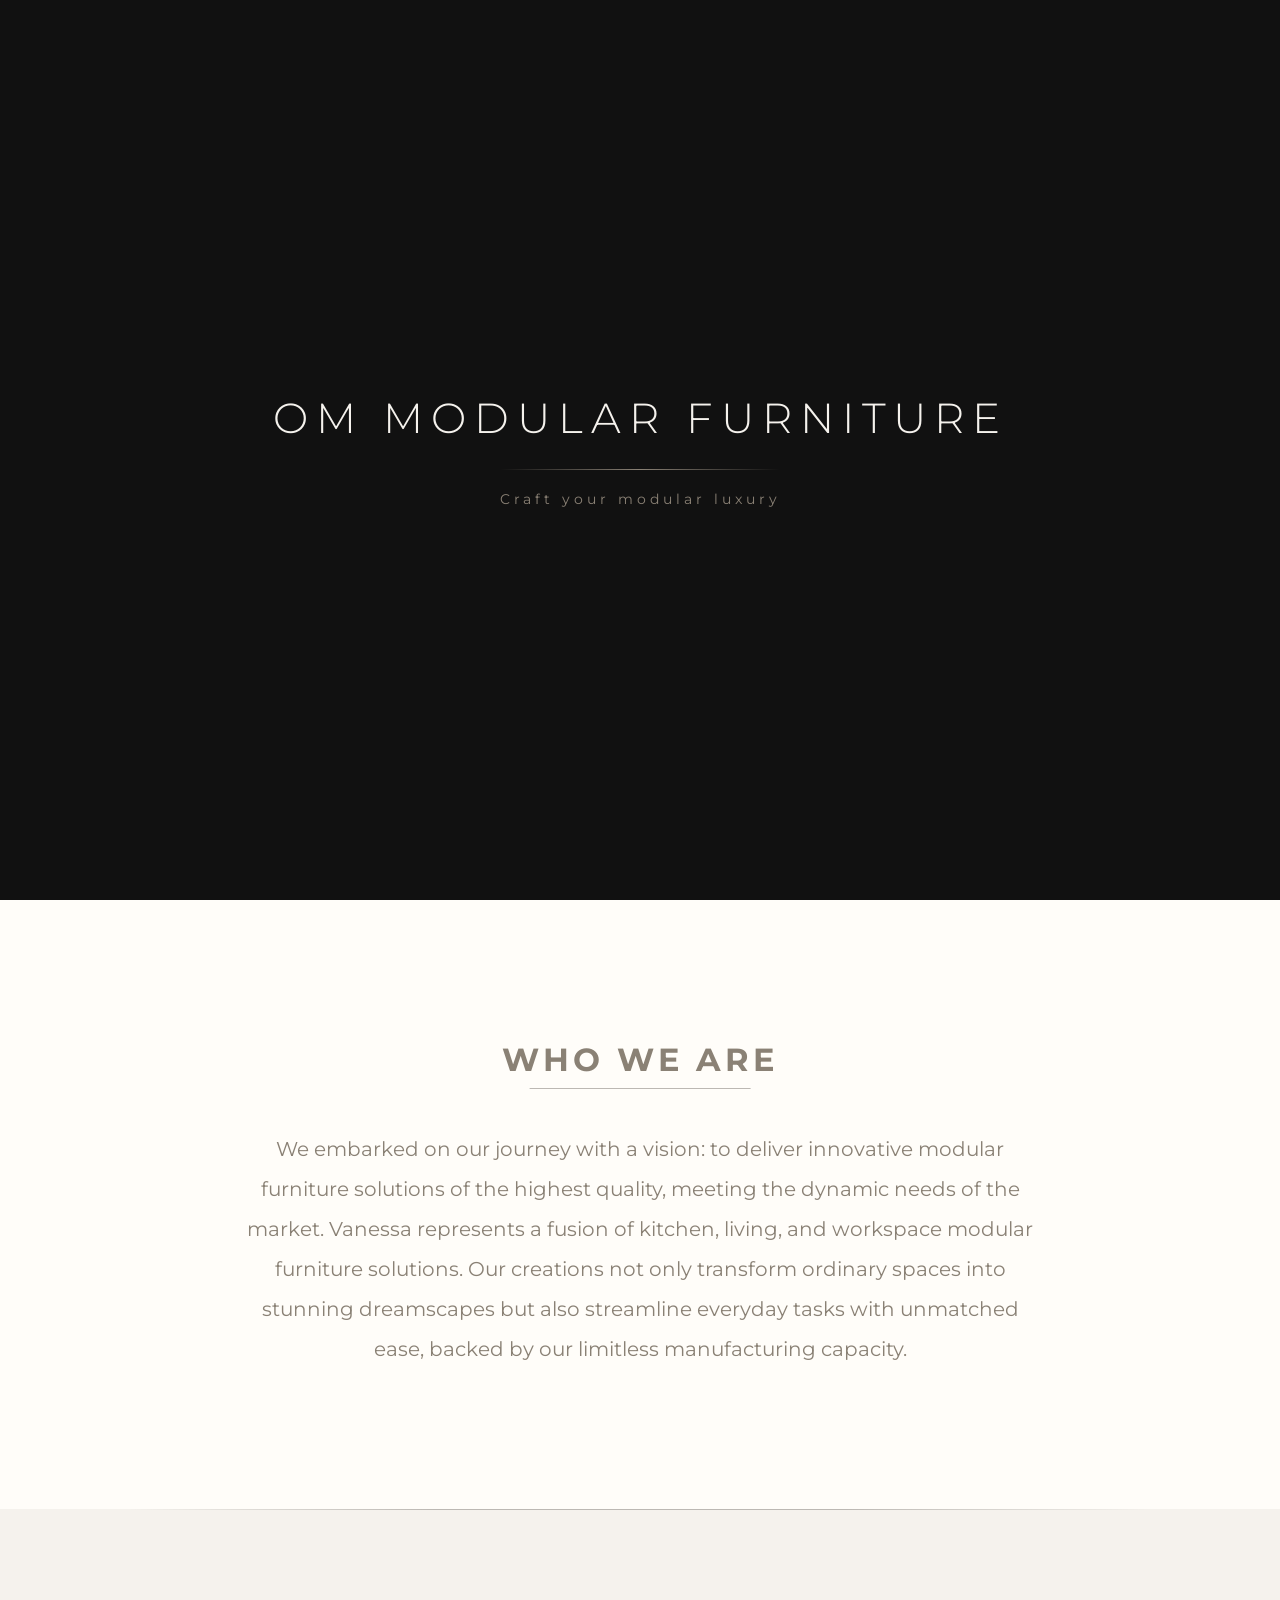
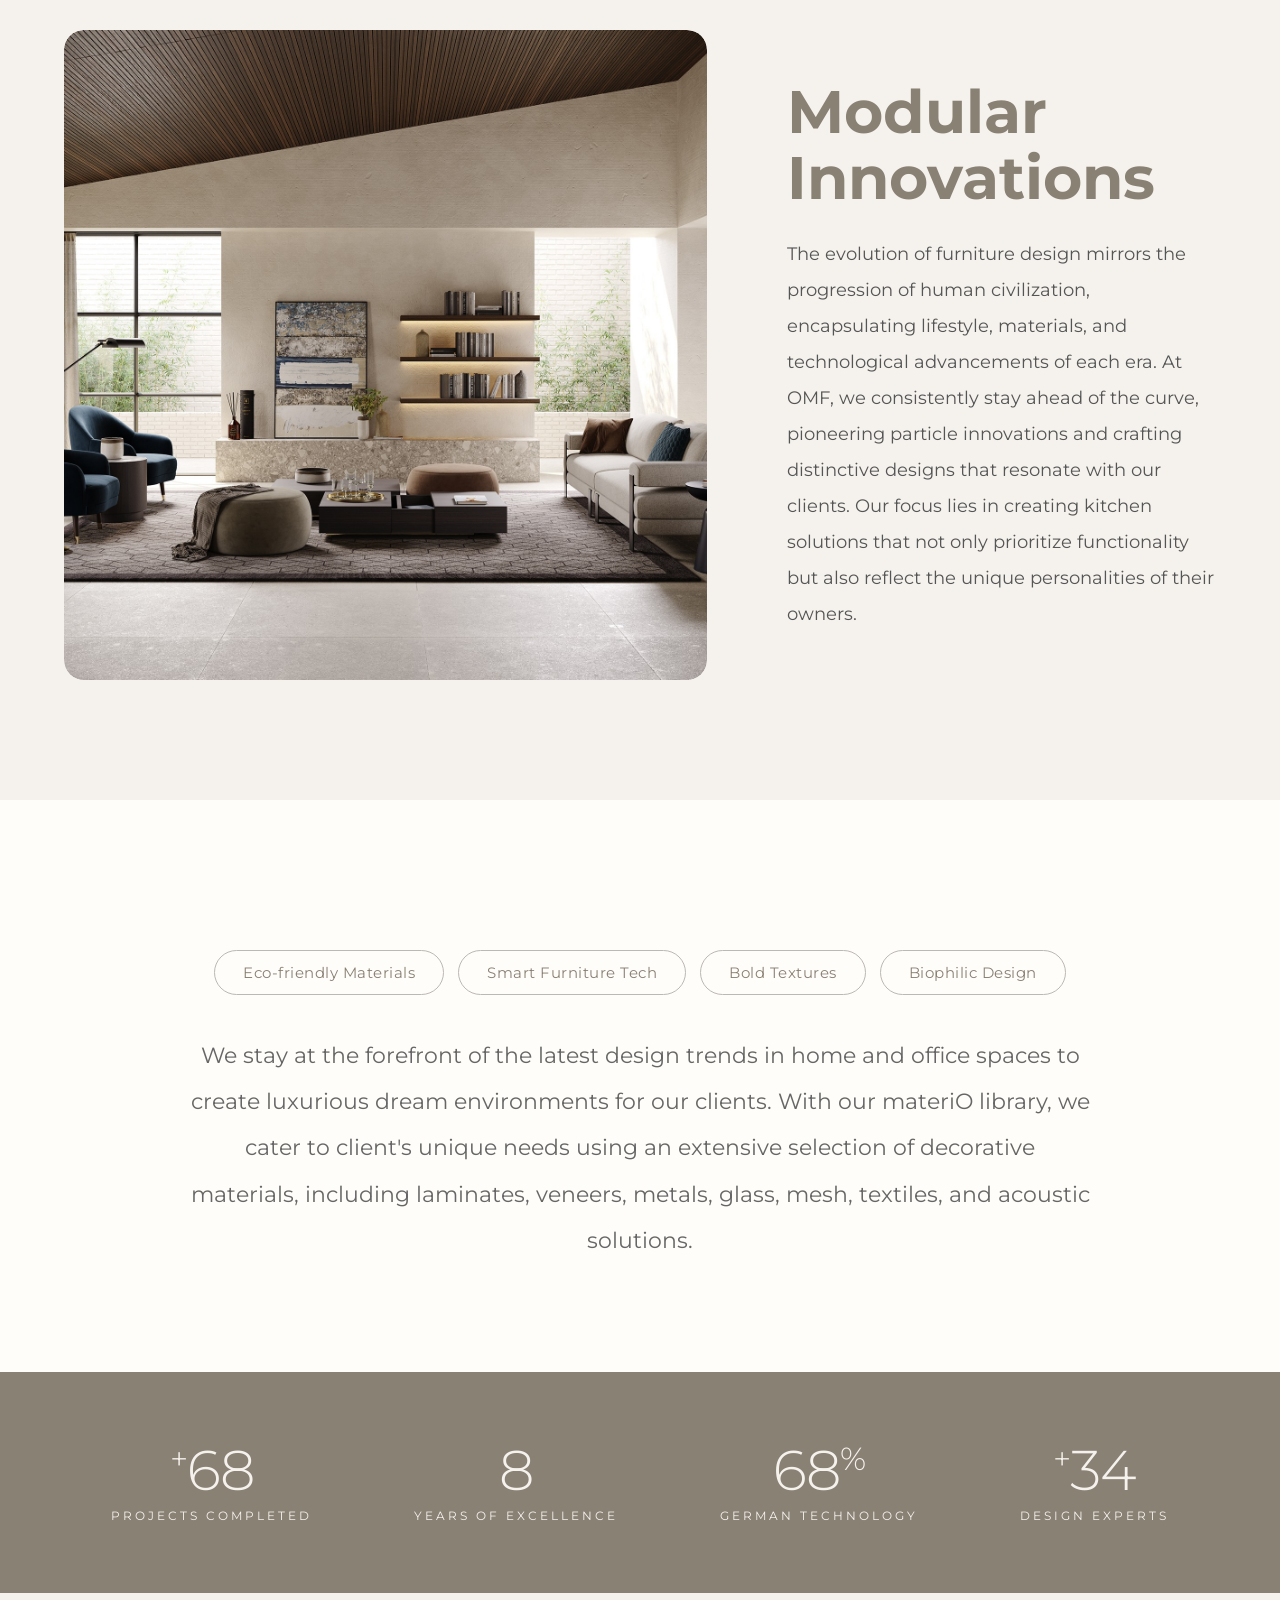
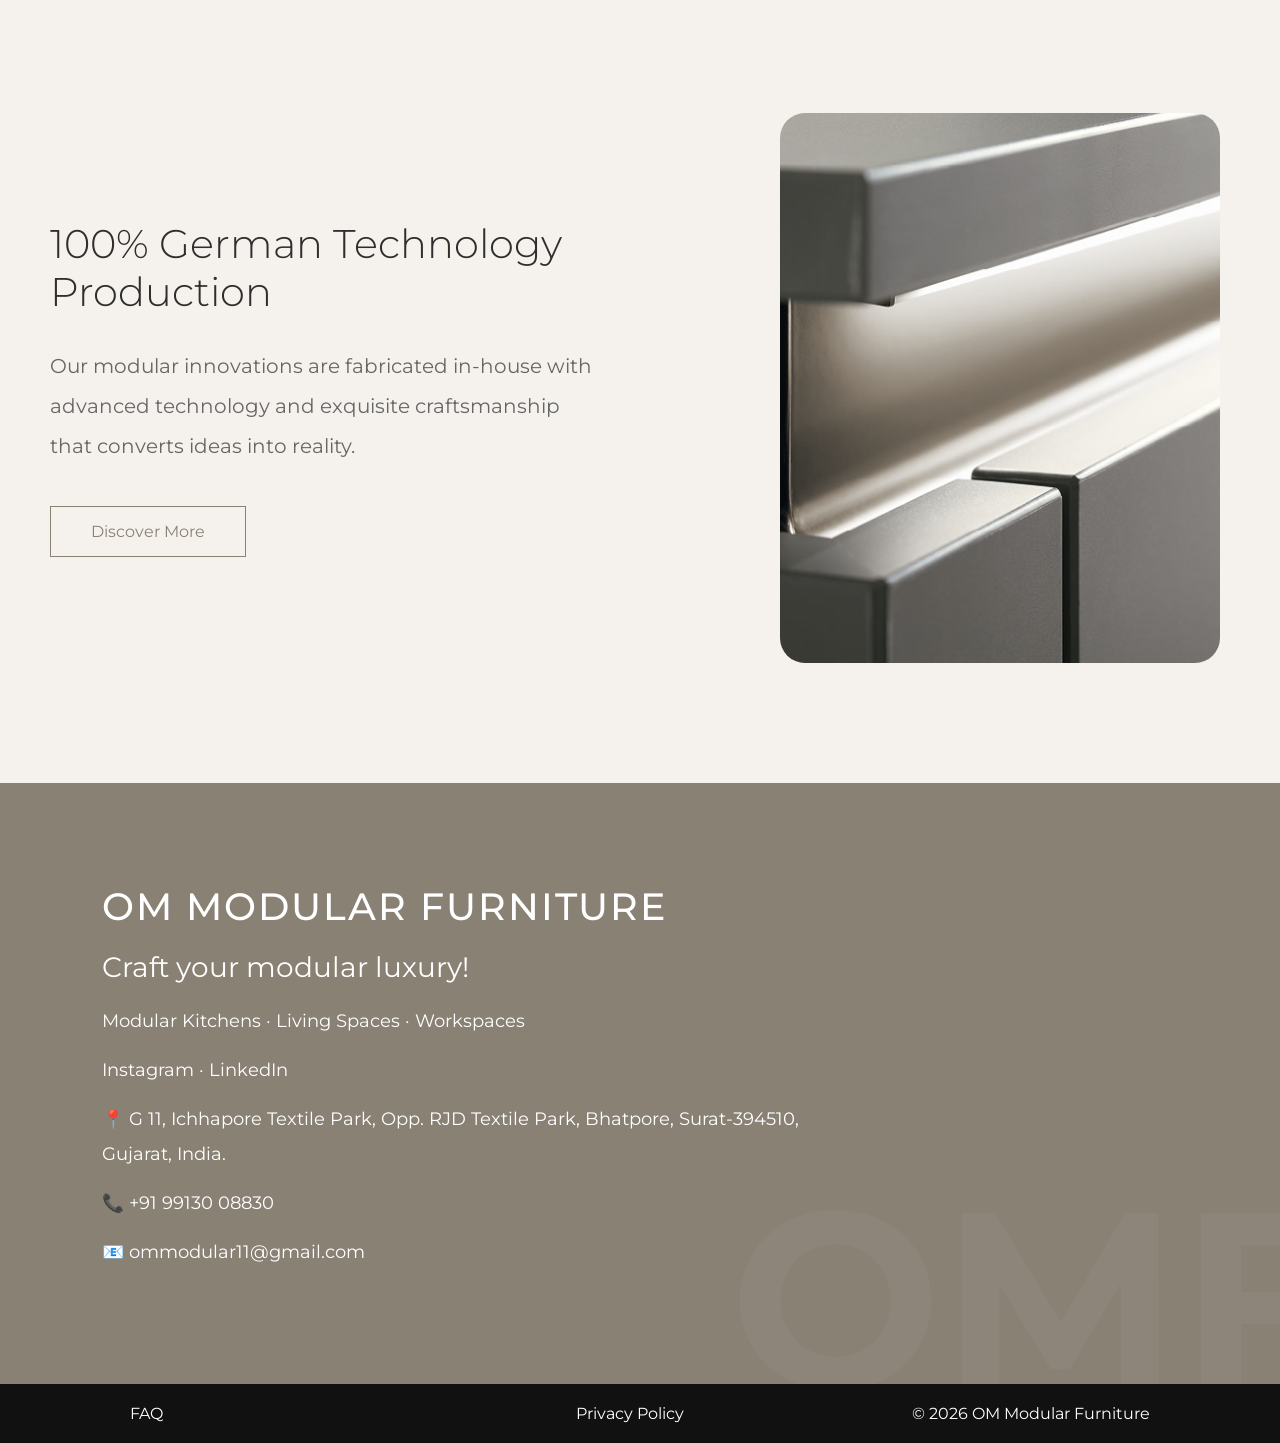
<file: Om.html>
<!DOCTYPE html>
<html lang="en">

<head>
    <meta charset="UTF-8">

    <meta name="viewport" content="width=device-width, initial-scale=1.0">

    <title>OM Modular Furniture Surat | Modular Kitchen, Wardrobe & Interior Design</title>

    <meta name="description"
        content="OM Modular Furniture Surat offers premium modular kitchens, wardrobes, TV units, living spaces and customized interior furniture solutions with modern design.">

    <link rel="stylesheet" href="https://cdnjs.cloudflare.com/ajax/libs/font-awesome/6.5.1/css/all.min.css">

    <link
        href="https://fonts.googleapis.com/css2?family=Montserrat:wght@300;400;500;600&family=Poppins:wght@300;400;500;600&display=swap"
        rel="stylesheet">

    <link rel="stylesheet" href="https://cdn.jsdelivr.net/npm/swiper@11/swiper-bundle.min.css">

    <style>
        /* ============================
           RESET & BASE
        ============================ */
        *,
        *::before,
        *::after {
            margin: 0;
            padding: 0;
            box-sizing: border-box;
        }

        html,
        body {
            width: 100%;
            overflow-x: hidden;
        }


        body {
            color: #8A8175;
            background-color: #f5f2ed;
            font-family: 'Montserrat', sans-serif;
        }

        img {
            max-width: 100%;
            height: auto;
            display: block;
        }

        /* ============================
           CSS CUSTOM PROPERTIES
        ============================ */
        :root {
            --cream: #f5f2ed;
            --warm: #fffdf9;
            --taupe: #8A8175;
            --taupe-light: #bcb8b3;
            --dark: #111;
            --white: #fff;
            --ease-out: cubic-bezier(0.22, 1, 0.36, 1);
            --ease-in-out: cubic-bezier(0.65, 0, 0.35, 1);
        }

        /* ============================
           LOADER
        ============================ */
        #loader {
            position: fixed;
            inset: 0;
            background: #111;
            display: flex;
            justify-content: center;
            align-items: center;
            z-index: 999999;
            transition: opacity .8s ease, visibility .8s ease;
        }

        #loader.hide {
            opacity: 0;
            visibility: hidden;
        }

        .loader-content {
            text-align: center;
        }

        .loader-content h1 {
            color: #f5f2ed;
            font-size: 42px;
            font-weight: 300;
            letter-spacing: 8px;
            margin-bottom: 25px;
            animation: loaderFadeUp .8s var(--ease-out) forwards;
            opacity: 0;
        }

        .loader-line {
            width: 0;
            height: 1px;
            background: linear-gradient(90deg, transparent, #8A8175, transparent);
            margin: auto;
            animation: loading 2s .3s ease forwards;
        }

        .loader-content p {
            color: #8A8175;
            letter-spacing: 4px;
            margin-top: 20px;
            font-size: 14px;
            animation: loaderFadeUp .8s .2s var(--ease-out) forwards;
            opacity: 0;
        }

        @keyframes loading {
            to {
                width: 280px;
            }
        }

        @keyframes loaderFadeUp {
            from {
                opacity: 0;
                transform: translateY(20px);
            }

            to {
                opacity: 1;
                transform: translateY(0);
            }
        }


        /* ============================
           SCROLL PROGRESS BAR
        ============================ */
        #progress-bar {
            position: fixed;
            top: 0;
            left: 0;
            height: 2px;
            background: linear-gradient(90deg, #8A8175, #bcb8b3);
            z-index: 99997;
            width: 0%;
            transition: width .1s linear;
        }

        /* ============================
   HEADER
============================ */
        header {
            position: fixed;
            top: 0;
            left: 0;
            right: 0;
            height: 90px;
            display: flex;
            align-items: center;
            justify-content: space-between;
            padding: 0 60px;
            z-index: 1000;
            transition: background .4s ease, height .4s ease, transform .5s var(--ease-out);
            animation: headerDrop .8s .2s var(--ease-out) both;
        }

        @keyframes headerDrop {
            from {
                transform: translateY(-100%);
                opacity: 0
            }

            to {
                transform: translateY(0);
                opacity: 1
            }
        }

        header.scrolled {
            background: rgba(17, 17, 17, .92);
            backdrop-filter: blur(20px);
            height: 70px;
        }

        header.hide-header {
            transform: translateY(-100%);
        }

        .logo-area {
            display: flex;
            align-items: center;
            gap: 30px;
        }

        .logo-area a {
            text-decoration: none;
            color: #f5f2ed;
            font-size: 13px;
            letter-spacing: 2px;
            text-transform: uppercase;
            position: relative;
            transition: color .3s, letter-spacing .3s;
        }

        .logo-area a::after {
            content: '';
            position: absolute;
            bottom: -4px;
            left: 0;
            width: 0;
            height: 1px;
            background: #bcb8b3;
            transition: width .4s var(--ease-out);
        }

        .logo-area a:hover {
            color: #bcb8b3;
            letter-spacing: 3px;
        }

        .logo-area a:hover::after {
            width: 100%;
        }

        .logo {
            position: absolute;
            left: 50%;
            top: 50%;
            transform: translate(-50%, -50%);
            transition: transform .4s var(--ease-out), opacity .3s;
        }

        .logo img {
            width: 120px;
        }

        .logo:hover {
            transform: translate(-50%, -50%) scale(1.06);
            opacity: .85;
        }

        .icons {
            display: flex;
            align-items: center;
            gap: 20px;
        }

        .icons i {
            font-size: 20px;
            color: #f5f2ed;
            cursor: none;
            transition: color .3s, transform .3s;
        }

        .icons i:hover {
            color: #8A8175;
            transform: scale(1.15);
        }

        .search-box {
            position: relative;
        }

        .search-form {
            position: absolute;
            top: 50%;
            right: 45px;
            transform: translateY(-50%);
            width: 0;
            overflow: hidden;
            opacity: 0;
            transition: all .4s var(--ease-out);
        }

        .search-box.active .search-form {
            width: 250px;
            opacity: 1;
        }

        .search-input {
            width: 250px;
            height: 42px;
            padding: 0 15px;
            border: 1px solid rgba(138, 129, 117, .4);
            border-radius: 30px;
            outline: none;
            background: rgba(255, 255, 255, .9);
            font-family: 'Montserrat', sans-serif;
            transition: border-color .3s;
        }

        .search-input:focus {
            border-color: #8A8175;
        }

        .menu-btn {
            transition: transform .4s var(--ease-out);
        }

        .menu-box.active .menu-btn {
            transform: rotate(90deg);
            color: #b8aa9b;
        }

        .menu-dropdown {
            position: absolute;
            top: 55px;
            right: 0;
            width: 240px;
            background: rgba(255, 255, 255, .97);
            backdrop-filter: blur(20px);
            border-radius: 18px;
            padding: 15px 25px;
            box-shadow: 0 30px 60px rgba(0, 0, 0, .12);
            opacity: 0;
            visibility: hidden;
            transform: translateY(20px) scale(.97);
            transform-origin: top right;
            transition: opacity .35s, transform .35s var(--ease-out), visibility .35s;
            z-index: 9999;
        }

        .menu-dropdown a {
            display: block;
            text-decoration: none;
            color: #555;
            font-size: 15px;
            padding: 14px 0;
            border-bottom: 1px solid rgba(0, 0, 0, .06);
            transition: color .3s, padding-left .3s;
        }

        .menu-dropdown a:last-child {
            border-bottom: none;
        }

        .menu-dropdown a:hover {
            color: #8A8175;
            padding-left: 12px;
        }

        .menu-box.active .menu-dropdown {
            opacity: 1;
            visibility: visible;
            transform: translateY(0) scale(1);
        }

        /* ============================
           HERO
        ============================ */
        .hero {
            margin-top: -140pxs;
            height: 100vh;
            background: url("image/hero.jpg") center center/cover no-repeat;
            position: relative;
            display: flex;
            justify-content: center;
            align-items: center;
            overflow: hidden;
        }

        .hero {
            background-image: url("image/hero.jpg");
            background-position: center;
            background-size: cover;
            background-repeat: no-repeat;
        }

        /* Parallax overlay */
        .hero::before {
            content: '';
            position: absolute;
            inset: 0;
            background: rgba(0, 0, 0, .45);
            z-index: 1;
        }

        /* Subtle animated grain overlay */
        .hero::after {
            content: '';
            position: absolute;
            inset: -50%;
            background-image: url("data:image/svg+xml,%3Csvg viewBox='0 0 256 256' xmlns='http://www.w3.org/2000/svg'%3E%3Cfilter id='noise'%3E%3CfeTurbulence type='fractalNoise' baseFrequency='0.9' numOctaves='4' stitchTiles='stitch'/%3E%3C/filter%3E%3Crect width='100%25' height='100%25' filter='url(%23noise)' opacity='0.04'/%3E%3C/svg%3E");
            opacity: .4;
            z-index: 1;
            display: none;
        }

        @keyframes grainShift {

            0%,
            100% {
                transform: translate(0, 0);
            }

            10% {
                transform: translate(-2%, -2%);
            }

            20% {
                transform: translate(2%, -1%);
            }

            30% {
                transform: translate(-1%, 2%);
            }

            40% {
                transform: translate(2%, 2%);
            }

            50% {
                transform: translate(-2%, 1%);
            }

            60% {
                transform: translate(1%, -2%);
            }

            70% {
                transform: translate(-1%, 1%);
            }

            80% {
                transform: translate(2%, -2%);
            }

            90% {
                transform: translate(-2%, 2%);
            }
        }

        .hero-bg-layer {
            position: absolute;
            inset: -10%;
            background: url("image/hero.jpg") center center/cover no-repeat;
            z-index: 0;
            transition: transform .1s linear;
        }

        .hero-content {
            position: relative;
            z-index: 2;
            max-width: 800px;
            text-align: center;
            padding: 0 20px;
            color: #fff;
        }

        .hero-content p {
            font-size: 22px;
            line-height: 1.8;
            margin-bottom: 35px;
            opacity: 0;
            transform: translateY(40px);
            animation: fadeUp 1.2s 1.5s var(--ease-out) forwards;
            letter-spacing: .3px;
        }

        /* Decorative lines */
        .hero-line {
            width: 60px;
            height: 1px;
            background: rgba(255, 255, 255, .5);
            margin: 0 auto 30px;
            opacity: 0;
            transform: scaleX(0);
            animation: lineIn .8s 1.2s var(--ease-out) forwards;
        }

        .hero-line.bottom {
            margin: 30px auto 0;
            animation-delay: 2s;
        }

        @keyframes lineIn {
            to {
                opacity: 1;
                transform: scaleX(1);
            }
        }

        @keyframes fadeUp {
            to {
                opacity: 1;
                transform: translateY(0);
            }
        }

        /* Scroll indicator */
        .scroll-indicator {
            position: absolute;
            bottom: 40px;
            left: 50%;
            transform: translateX(-50%);
            z-index: 3;
            display: flex;
            flex-direction: column;
            align-items: center;
            gap: 8px;
            opacity: 0;
            animation: fadeUp .8s 2.5s var(--ease-out) forwards;
        }

        .scroll-indicator span {
            color: rgba(255, 255, 255, .5);
            font-size: 11px;
            letter-spacing: 3px;
            text-transform: uppercase;
        }

        .scroll-mouse {
            width: 24px;
            height: 38px;
            border: 1px solid rgba(255, 255, 255, .4);
            border-radius: 12px;
            display: flex;
            justify-content: center;
            padding-top: 6px;
        }

        .scroll-wheel {
            width: 3px;
            height: 8px;
            background: rgba(255, 255, 255, .7);
            border-radius: 2px;
            animation: scrollWheel 2s ease infinite;
        }

        @keyframes scrollWheel {
            0% {
                transform: translateY(0);
                opacity: 1;
            }

            80% {
                transform: translateY(12px);
                opacity: 0;
            }

            100% {
                transform: translateY(0);
                opacity: 0;
            }
        }

        /* ============================
           SCROLL REVEAL (JS class)
        ============================ */
        .reveal {
            opacity: 0;
            transform: translateY(50px);
            transition: opacity .9s var(--ease-out), transform .9s var(--ease-out);
        }

        .reveal.active {
            opacity: 1;
            transform: translateY(0);
        }

        .reveal-left {
            opacity: 0;
            transform: translateX(-60px);
            transition: opacity .9s var(--ease-out), transform .9s var(--ease-out);
        }

        .reveal-left.active {
            opacity: 1;
            transform: translateX(0);
        }

        .reveal-right {
            opacity: 0;
            transform: translateX(60px);
            transition: opacity .9s var(--ease-out), transform .9s var(--ease-out);
        }

        .reveal-right.active {
            opacity: 1;
            transform: translateX(0);
        }

        /* Stagger delays */
        .reveal[data-delay="1"] {
            transition-delay: .1s;
        }

        .reveal[data-delay="2"] {
            transition-delay: .2s;
        }

        .reveal[data-delay="3"] {
            transition-delay: .3s;
        }

        /* ============================
           WHO WE ARE
        ============================ */
        .write {
            background-color: #fffdf9;
            padding: 140px 80px;
            display: flex;
            justify-content: center;
            overflow: hidden;
        }

        .write-content {
            max-width: 950px;
            width: 100%;
            text-align: center;
        }

        .write-content h3 {
            font-size: 2rem;
            color: #8A8175;
            text-transform: uppercase;
            letter-spacing: 4px;
            margin-bottom: 20px;
            position: relative;
            display: inline-block;
        }

        .write-content h3::after {
            content: '';
            position: absolute;
            bottom: -10px;
            left: 50%;
            transform: translateX(-50%);
            width: 0;
            height: 1px;
            background: #bcb8b3;
            transition: width 1.2s 1s var(--ease-out);
        }

        .write-content.active h3::after {
            width: 80%;
        }

        .write-content p {
            font-size: 20px;
            color: #8A8175;
            line-height: 2;
            max-width: 800px;
            margin: 30px auto 0;
            text-align: center;
        }

        /* ============================
           INNOVATION SECTION
        ============================ */
        .innovation-section {
            width: 90%;
            margin: 120px auto;
            display: flex;
            align-items: center;
            gap: 80px;
        }

        .innovation-text {
            width: 40%;
        }

        .innovation-text h2 {
            font-size: 60px;
            color: #8A8175;
            margin-bottom: 25px;
            line-height: 1.1;
        }

        .innovation-text p {
            font-size: 18px;
            line-height: 1.9;
            color: #555;
            max-width: 650px;
            text-align: left;
            line-height: 2;
        }

        .innovationSwiper {
            width: 60%;
            height: 650px;
            border-radius: 20px;
            overflow: hidden;
        }

        .innovationSwiper img {
            width: 100%;
            height: 100%;
            object-fit: cover;
            border-radius: 20px;
        }

        /* Swiper override */
        .swiper-button-next,
        .swiper-button-prev {
            display: none !important;
        }

        /* ============================
           NEW SECTION
        ============================ */
        .new {
            width: 100%;
            background: #fffdf9;
            padding: 100px 20px;
        }

        .content {
            max-width: 1100px;
            margin: 0 auto;
            display: flex;
            flex-direction: column;
            align-items: center;
            text-align: center;
        }

        .content .mm {
            font-family: 'Montserrat', sans-serif;
            font-size: 22px;
            line-height: 2.2;
            color: #8A8175;
            font-weight: 500;
            max-width: 700px;
            margin: 40px auto;
            text-align: center;
        }

        .content .text {
            font-size: 22px;
            line-height: 2.1;
            color: #666;
            max-width: 900px;
            margin: 8px auto;
            text-align: center;
        }

        /* Animated feature pills */
        .feature-pills {
            display: flex;
            flex-wrap: wrap;
            gap: 14px;
            justify-content: center;
            margin: 50px auto 30px;
        }

        .pill {
            padding: 12px 28px;
            border: 1px solid #bcb8b3;
            border-radius: 50px;
            color: #8A8175;
            font-size: 15px;
            letter-spacing: .5px;
            opacity: 0;
            transform: translateY(20px) scale(.95);
            transition: opacity .5s var(--ease-out), transform .5s var(--ease-out),
                background .3s ease, color .3s ease;
            cursor: default;
        }

        .pill:hover {
            background: #8A8175;
            color: #fff;
            border-color: #8A8175;
        }

        .pill.active {
            opacity: 1;
            transform: translateY(0) scale(1);
        }

        .pill:nth-child(1) {
            transition-delay: .1s;
        }

        .pill:nth-child(2) {
            transition-delay: .2s;
        }

        .pill:nth-child(3) {
            transition-delay: .3s;
        }

        .pill:nth-child(4) {
            transition-delay: .4s;
        }

        /* ============================
           GERMAN TECH
        ============================ */
        .german-tech {
            width: 100%;
            max-width: 1400px;
            margin: 120px auto;
            padding: 0 50px;
            display: flex;
            justify-content: space-between;
            align-items: center;
            gap: 80px;
        }

        .german-left {
            flex: 1;
        }

        .german-left h2 {
            font-size: 40px;
            font-weight: 300;
            line-height: 1.2;
            color: #2f2e2e;
            margin-bottom: 30px;
            margin-top: 5px;
        }

        .german-left p {
            font-size: 20px;
            line-height: 2;
            color: #666;
            max-width: 600px;
            margin-bottom: 40px;
        }

        .discover-btn {
            display: inline-block;
            padding: 15px 40px;
            border: 1px solid #8A8175;
            text-decoration: none;
            color: #8A8175;
            position: relative;
            overflow: hidden;
            transition: color .4s ease, letter-spacing .3s ease;
        }

        .discover-btn::before {
            content: '';
            position: absolute;
            inset: 0;
            background: #8A8175;
            transform: scaleX(0);
            transform-origin: right;
            transition: transform .4s var(--ease-in-out);
            z-index: -1;
        }

        .discover-btn:hover::before {
            transform: scaleX(1);
            transform-origin: left;
        }

        .discover-btn:hover {
            color: #fff;
            letter-spacing: 1px;
        }

        .german-right {
            flex: 1;
            overflow: hidden;
            border-radius: 25px;
        }

        .german-right img {
            width: 80%;
            height: 550px;
            object-fit: cover;
            border-radius: 25px;
            margin-left: 100px;
            transition: transform .8s var(--ease-out);
        }

        .german-right:hover img {
            transform: scale(1.04);
        }

        /* ============================
           STATS COUNTER STRIP
        ============================ */
        .stats-strip {
            background: #8A8175;
            padding: 70px 80px;
            display: flex;
            justify-content: space-around;
            align-items: center;
            flex-wrap: wrap;
            gap: 40px;
        }

        .stat-item {
            text-align: center;
        }

        .stat-num {
            font-size: 56px;
            font-weight: 300;
            color: #f5f2ed;
            letter-spacing: -1px;
            line-height: 1;
        }

        .stat-num span {
            font-size: 32px;
            vertical-align: super;
        }

        .stat-label {
            font-size: 12px;
            color: #f5f2ed;
            letter-spacing: 3px;
            text-transform: uppercase;
            margin-top: 10px;
        }

        /* ============================
           CONTACT
        ============================ */
        .contact {
            background: #8A8175;
            color: white;
            padding: 100px 8%;
            position: relative;
            overflow: hidden;
        }

        .contact::before {
            content: 'OMF';
            position: absolute;
            right: -60px;
            bottom: -40px;
            font-size: 250px;
            font-weight: 700;
            color: rgba(255, 255, 255, .04);
            pointer-events: none;
            user-select: none;
            line-height: 1;
        }

        .contact h1 {
            font-size: 38px;
            font-weight: 500;
            text-align: left;
            letter-spacing: 2px;
            text-transform: uppercase;
            color: white;
            margin-bottom: 20px;
        }

        .contact h2 {
            font-size: 28px;
            font-weight: 400;
            margin-bottom: 20px;
            text-align: left;
        }

        .contact p {
            margin: 15px 0;
            font-size: 18px;
            text-align: left;
            max-width: 700px;
            line-height: 1.9;
        }

        /* ============================
           FOOTER
        ============================ */
        footer {
            display: flex;
            justify-content: space-between;
            align-items: center;
            padding: 20px 40px;
            background-color: #111;
            color: #fff;
            font-size: 16px;
        }

        .footer-left {
            flex: 1;
            text-align: left;
            margin-left: 90px;
            font-size: 16px;
        }

        .footer-center {
            flex: 1;
            text-align: center;
            margin-right: 20px;
            font-size: 16px;
        }

        .footer-right {
            flex: 1;
            text-align: right;
            margin-right: 90px;
            font-size: 16px;
        }

        footer a {
            color: #fff;
            text-decoration: none;
            transition: color .3s ease;
        }

        footer a:hover {
            color: #ccc;
        }


        /* ============================
           HEADING SPLIT ANIMATION
        ============================ */
        .split-word {
            display: inline-block;
            overflow: hidden;
            vertical-align: top;
        }

        .split-word .inner {
            display: inline-block;
            transform: translateY(110%);
            transition: transform .8s var(--ease-out);
        }

        .split-word.active .inner {
            transform: translateY(0);
        }

        /* ============================
           HORIZONTAL LINE DIVIDERS
        ============================ */
        .divider-line {
            height: 1px;
            background: linear-gradient(90deg, transparent, #bcb8b3 30%, #bcb8b3 70%, transparent);
            width: 0;
            margin: 0 auto;
            transition: width 1.4s var(--ease-out);
        }

        .divider-line.active {
            width: 80%;
        }

        /* ============================
           MEDIA QUERIES
        ============================ */
        @media(max-width: 991px) {
            .innovation-section {
                flex-direction: column;
                gap: 40px;
            }

            .innovation-text {
                width: 100%;
                text-align: center;
            }

            .innovation-text p {
                text-align: center;
            }

            .innovationSwiper {
                width: 100%;
                height: 400px;
            }

            .german-tech {
                flex-direction: column;
                text-align: center;
                padding: 0 30px;
            }

            .german-right img {
                margin: 0 auto;
                width: 100%;
                height: 400px;
            }

            .stats-strip {
                padding: 50px 30px;
            }
        }

        @media(max-width: 768px) {
            header {
                height: 75px;
                padding: 0 15px;
            }

            .logo {
                position: static;
                transform: none;
            }

            .logo img {
                width: 75px;
            }

            .logo-area {
                gap: 12px;
            }

            .logo-area a {
                font-size: 13px;
            }

            .icons i {
                font-size: 22px;
            }

            .menu-dropdown {
                right: 0;
                top: 35px;
                width: 200px;
            }

            .write {
                padding: 60px 20px;
            }

            .innovation-text h2 {
                font-size: 35px;
            }

            .innovationSwiper {
                height: 300px;
            }

            .contact {
                padding: 50px 20px;
                text-align: center;
            }

            .contact h1,
            .contact h2,
            .contact p {
                text-align: center;
            }

            footer {
                flex-direction: column;
                gap: 12px;
                padding: 25px 15px;
            }

            .footer-left,
            .footer-center,
            .footer-right {
                width: 100%;
                margin: 0;
                text-align: center;
            }

            .stat-num {
                font-size: 40px;
            }
        }

        @media(max-width: 600px) {
            h1 {
                font-size: 32px !important;
            }

            h2 {
                font-size: 28px !important;
            }

            p {
                font-size: 16px !important;
                line-height: 1.6;
            }
        }

        /* Reduced motion */
        @media (prefers-reduced-motion: reduce) {

            *,
            *::before,
            *::after {
                animation-duration: .01ms !important;
                transition-duration: .01ms !important;
            }
        }

        .hero-content,
        header {
            opacity: 0;
        }

        .page-loaded .hero-content,
        .page-loaded header {
            opacity: 1;
        }

        html {
            scroll-behavior: smooth;
        }

        /* ============================
   MOBILE HEADER
============================ */

        @media (max-width:768px) {

            header {
                height: 75px;
                padding: 0 15px;
                background: rgba(17, 17, 17, .75);
                backdrop-filter: blur(15px);
            }


            .logo-area {
                display: flex;
                gap: 12px;
                flex-shrink: 0;
            }


            .logo-area a {
                font-size: 10px;
                letter-spacing: 1px;
            }


            .logo {
                position: absolute;
                left: 50%;
                transform: translate(-50%, -50%);
            }


            .logo img {
                width: 90px;
            }


            .icons {
                gap: 12px;
                flex-shrink: 0;
            }


            .icons i {
                font-size: 17px;
            }


            .search-form {
                right: 0;
                top: 55px;
            }


            .search-box.active .search-form {
                width: 190px;
            }


            .search-input {
                width: 190px;
                height: 38px;
            }


            .menu-dropdown {
                position: fixed;
                top: 75px;
                right: 12px;
                width: 210px;
            }

        }



        /* SMALL MOBILE */
        @media(max-width:420px) {

            header {
                padding: 0 10px;
            }


            .logo-area {
                gap: 8px;
            }


            .logo-area a {
                font-size: 9px;
            }


            .logo img {
                width: 75px;
            }


            .icons {
                gap: 8px;
            }


            .icons i {
                font-size: 16px;
            }

        }
    </style>
</head>

<body>

    <!-- CURSOR -->
    <div class="cursor-dot" id="cursorDot"></div>
    <div class="cursor-ring" id="cursorRing"></div>

    <!-- SCROLL PROGRESS -->
    <div id="progress-bar"></div>

    <!-- LOADER -->
    <div id="loader">
        <div class="loader-content">
            <h1>OM MODULAR FURNITURE</h1>
            <div class="loader-line"></div>
            <p>Craft your modular luxury</p>
        </div>
    </div>

    <header id="mainHeader">
        <div class="logo-area">
            <a href="culture.html">Culture</a>
            <a href="insight.html">Insight</a>
        </div>

        <div class="logo">
            <img src="image/logo.png" alt="OM Modular Furniture - Modular Kitchen & Interior Solutions">
        </div>

        <div class="icons">
            <div class="search-box">
                <i class="fas fa-search search-btn"></i>
                <form class="search-form">
                    <input type="text" class="search-input" placeholder="Search...">
                </form>
            </div>

            <div class="menu-box">
                <i class="fas fa-bars menu-btn"></i>
                <div class="menu-dropdown">
                    <a href="modular-kitchen.html">Modular Kitchen</a>
                    <a href="living-space.html">Living Space</a>
                    <a href="workspace.html">Workspace</a>
                    <a href="contact.html">Contact</a>
                </div>
            </div>
        </div>
    </header>

    <!-- HERO -->
    <section class="hero">
        <div class="hero-bg-layer" id="heroBg"></div>
        <div class="hero-content">
            <div class="hero-line"></div>
            <p>
                "We are the ideas that become actions, Spaces that transformed into emotions,
                Invisible yet palpable values that redefine interior environments, elevating them from ordinary to
                extraordinary dreamscapes."
            </p>
            <div class="hero-line bottom"></div>
        </div>
        <div class="scroll-indicator">
            <span>Scroll</span>
            <div class="scroll-mouse">
                <div class="scroll-wheel"></div>
            </div>
        </div>
    </section>

    <!-- WHO WE ARE -->
    <section class="write">
        <div class="write-content reveal">
            <h3>Who We Are</h3>
            <p>
                We embarked on our journey with a vision: to deliver innovative modular furniture solutions of the
                highest quality, meeting the dynamic needs of the market. Vanessa represents a fusion of kitchen,
                living,
                and workspace modular furniture solutions. Our creations not only transform ordinary spaces into
                stunning
                dreamscapes but also streamline everyday tasks with unmatched ease, backed by our limitless
                manufacturing capacity.
            </p>
        </div>
    </section>

    <!-- DIVIDER -->
    <div class="divider-line" style="margin: 0 auto;"></div>

    <!-- INNOVATION -->
    <section class="innovation-section">
        <div class="swiper innovationSwiper reveal-left">
            <div class="swiper-wrapper">
                <div class="swiper-slide"><img src="image/innovation1.jpg" alt="Modern Modular Furniture Design Surat">
                </div>
                <div class="swiper-slide"><img src="image/innovation2.jpg"
                        alt="Premium Modular Kitchen Interior Design"></div>
                <div class="swiper-slide"><img src="image/innovation3.jpg"
                        alt="Luxury Living Room Furniture Design Surat"></div>
                <div class="swiper-slide"><img src="image/innovation4.jpg" alt="Customized Modular Furniture Solutions">
                </div>
                <div class="swiper-slide"><img src="image/innovation5.jpg" alt="Modern Workspace Interior Furniture">
                </div>
            </div>
            <div class="swiper-button-next"></div>
            <div class="swiper-button-prev"></div>
        </div>

        <div class="innovation-text reveal-right">
            <h2>Modular Innovations</h2>
            <p>
                The evolution of furniture design mirrors the progression of human civilization, encapsulating
                lifestyle, materials, and technological advancements of each era. At OMF, we consistently stay
                ahead of the curve, pioneering particle innovations and crafting distinctive designs that resonate
                with our clients. Our focus lies in creating kitchen solutions that not only prioritize functionality
                but also reflect the unique personalities of their owners.
            </p>
        </div>
    </section>

    <!-- NEW FEATURES SECTION -->
    <section class="new">
        <div class="content">
            <div class="feature-pills">
                <div class="pill">Eco-friendly Materials</div>
                <div class="pill">Smart Furniture Tech</div>
                <div class="pill">Bold Textures</div>
                <div class="pill">Biophilic Design</div>
            </div>
            <p class="text reveal">
                We stay at the forefront of the latest design trends in home and office spaces to create luxurious dream
                environments for our clients. With our materiO library, we cater to client's unique needs using an
                extensive selection of decorative materials, including laminates, veneers, metals, glass, mesh,
                textiles, and acoustic solutions.
            </p>
        </div>
    </section>

    <!-- STATS STRIP -->
    <section class="stats-strip">
        <div class="stat-item reveal" data-delay="1">
            <div class="stat-num" data-target="100"><span>+</span>0</div>
            <div class="stat-label">Projects Completed</div>
        </div>
        <div class="stat-item reveal" data-delay="2">
            <div class="stat-num" data-target="12">0</div>
            <div class="stat-label">Years of Excellence</div>
        </div>
        <div class="stat-item reveal" data-delay="3">
            <div class="stat-num" data-target="100">0<span>%</span></div>
            <div class="stat-label">German Technology</div>
        </div>
        <div class="stat-item reveal" data-delay="1">
            <div class="stat-num" data-target="50"><span>+</span>0</div>
            <div class="stat-label">Design Experts</div>
        </div>
    </section>

    <!-- GERMAN TECH -->
    <section class="german-tech">
        <div class="german-left reveal-left">
            <h2>100% German Technology Production</h2>
            <p>
                Our modular innovations are fabricated in-house with advanced
                technology and exquisite craftsmanship that converts ideas into reality.
            </p>
            <a href="#" class="discover-btn">Discover More</a>
        </div>
        <div class="german-right reveal-right">
            <img src="image/german-tech.jpg" alt="German Technology Modular Furniture Manufacturing Surat">
        </div>
    </section>

    <!-- CONTACT -->
    <section class="contact">
        <h1 class="reveal">Om Modular Furniture</h1>
        <h2 class="reveal">Craft your modular luxury!</h2>
        <p class="reveal">Modular Kitchens · Living Spaces · Workspaces</p>
        <p class="reveal">Instagram · LinkedIn</p>
        <p class="reveal">
            📍 G 11, Ichhapore Textile Park, Opp. RJD Textile Park,
            Bhatpore, Surat-394510, Gujarat, India.
        </p>
        <p class="reveal">📞 +91 99130 08830</p>
        <p class="reveal">📧 ommodular11@gmail.com</p>
    </section>

    <!-- FOOTER -->
    <footer>
        <div class="footer-left"><a href="FAQ.html">FAQ</a></div>
        <div class="footer-center"><a href="privacy-policy.html">Privacy Policy</a></div>
        <div class="footer-right">© 2026 OM Modular Furniture</div>
    </footer>

    <script src="https://cdn.jsdelivr.net/npm/swiper@11/swiper-bundle.min.js"></script>

    <script>
        /* ============================
        LOADER
     ============================ */
        window.addEventListener("load", () => {
            const loader = document.getElementById("loader");

            setTimeout(() => {
                loader.classList.add("hide");

                setTimeout(() => {
                    loader.remove();
                    document.body.classList.add("page-loaded");
                }, 800);

            }, 2500);
        });

        /* ============================
           CUSTOM CURSOR
        ============================ */

        document.querySelectorAll("a, button, .icons i, .pill").forEach(el => {
            el.addEventListener("mouseenter", () => ring.classList.add("expand"));
            el.addEventListener("mouseleave", () => ring.classList.remove("expand"));
        });

        /* ============================
           PROGRESS BAR
        ============================ */
        const progressBar = document.getElementById("progress-bar");

        window.addEventListener("scroll", () => {
            const totalHeight =
                document.documentElement.scrollHeight - window.innerHeight;

            const progress =
                (window.pageYOffset / totalHeight) * 100;

            progressBar.style.width = progress + "%";
        });

        /* ============================
           HEADER SCROLL
        ============================ */
        const header = document.getElementById("mainHeader");

        let lastScroll = 0;

        window.addEventListener("scroll", () => {

            let currentScroll = window.pageYOffset;

            header.classList.toggle("scrolled", currentScroll > 60);

            if (currentScroll > lastScroll && currentScroll > 120) {
                header.style.transform = "translateY(-100%)";
            } else {
                header.style.transform = "translateY(0)";
            }

            lastScroll = currentScroll;
        });


        /* ============================
           SWIPER
        ============================ */
        new Swiper(".innovationSwiper", {
            loop: true,
            speed: 1500,
            autoplay: {
                delay: 3000,
                disableOnInteraction: false,
            },
            effect: "fade",
            fadeEffect: {
                crossFade: true,
            },
        });

        /* ============================
           SCROLL REVEAL
        ============================ */
        const revealElements = document.querySelectorAll(
            ".reveal, .reveal-left, .reveal-right, .divider-line, .write-content"
        );

        const revealObserver = new IntersectionObserver((entries) => {

            entries.forEach(entry => {

                if (entry.isIntersecting) {
                    entry.target.classList.add("active");
                }

            });

        }, {
            threshold: 0.15
        });

        revealElements.forEach(el => {
            revealObserver.observe(el);
        });

        /* ============================
           FEATURE PILLS
        ============================ */
        const pillSection = document.querySelector(".feature-pills");

        const pillObserver = new IntersectionObserver((entries) => {

            entries.forEach(entry => {

                if (entry.isIntersecting) {

                    document.querySelectorAll(".pill").forEach(pill => {
                        pill.classList.add("active");
                    });

                }

            });

        }, {
            threshold: 0.3
        });

        if (pillSection) {
            pillObserver.observe(pillSection);
        }

        /* ============================
           COUNTER
        ============================ */
        function animateCounter(el) {

            const target = Number(el.dataset.target);

            const hasPercent = el.innerHTML.includes("%");
            const hasPlus = el.innerHTML.includes("+");

            const duration = 1800;

            const startTime = performance.now();

            function update(currentTime) {

                const elapsed = currentTime - startTime;

                const progress = Math.min(elapsed / duration, 1);

                const value =
                    Math.floor(target * (1 - Math.pow(1 - progress, 3)));

                let html = "";

                if (hasPlus) html += "<span>+</span>";

                html += value;

                if (hasPercent) html += "<span>%</span>";

                el.innerHTML = html;

                if (progress < 1) {
                    requestAnimationFrame(update);
                }
            }

            requestAnimationFrame(update);
        }

        const counterObserver = new IntersectionObserver((entries) => {

            entries.forEach(entry => {

                if (entry.isIntersecting) {

                    const counter =
                        entry.target.querySelector(".stat-num[data-target]");

                    if (counter && !counter.dataset.counted) {

                        counter.dataset.counted = "true";

                        animateCounter(counter);
                    }
                }
            });

        }, {
            threshold: 0.3
        });

        document.querySelectorAll(".stat-item").forEach(item => {
            counterObserver.observe(item);
        });

        /* ============================
           MENU
        ============================ */
        const menuBtn = document.querySelector(".menu-btn");
        const menuBox = document.querySelector(".menu-box");

        if (menuBtn && menuBox) {

            menuBtn.addEventListener("click", (e) => {
                e.stopPropagation();
                menuBox.classList.toggle("active");
            });

            document.addEventListener("click", () => {
                menuBox.classList.remove("active");
            });
        }

        /* ============================
           SEARCH
        ============================ */
        /* SEARCH */
        const searchBtn = document.querySelector(".search-btn");
        const searchBox = document.querySelector(".search-box");

        if (searchBtn) {

            searchBtn.addEventListener("click", function (e) {
                e.stopPropagation();

                searchBox.classList.toggle("active");

                if (searchBox.classList.contains("active")) {
                    setTimeout(() => {
                        searchInput.focus();
                    }, 200);
                }
            });

            searchBox.addEventListener("click", function (e) {
                e.stopPropagation();
            });

            document.addEventListener("click", function () {
                searchBox.classList.remove("active");
            });

        }

        const searchForm = document.querySelector(".search-form");
        const searchInput = document.querySelector(".search-input");

        searchForm.addEventListener("submit", function (e) {
            e.preventDefault();

            let value = searchInput.value.toLowerCase().trim();
            if (value.includes("kitchen")) {
                window.location.href = "modular-kitchen.html";
            }
            else if (
                value.includes("living") ||
                value.includes("space") ||
                value.includes("living space")
            ) {
                window.location.href = "living-space.html";
            }
            else if (
                value.includes("work") ||
                value.includes("workspace") ||
                value.includes("office")
            ) {
                window.location.href = "workspace.html";
            }
            else if (
                value.includes("contact") ||
                value.includes("phone") ||
                value.includes("email")
            ) {
                window.location.href = "contact.html";
            }
            else if (value.includes("culture")) {
                window.location.href = "culture.html";
            }
            else if (
                value.includes("insight") ||
                value.includes("design") ||
                value.includes("story")
            ) {
                window.location.href = "insight.html";
            }
            else {
                alert("Page not found");
            }
        });
    </script>

</body>

</html>
</file>
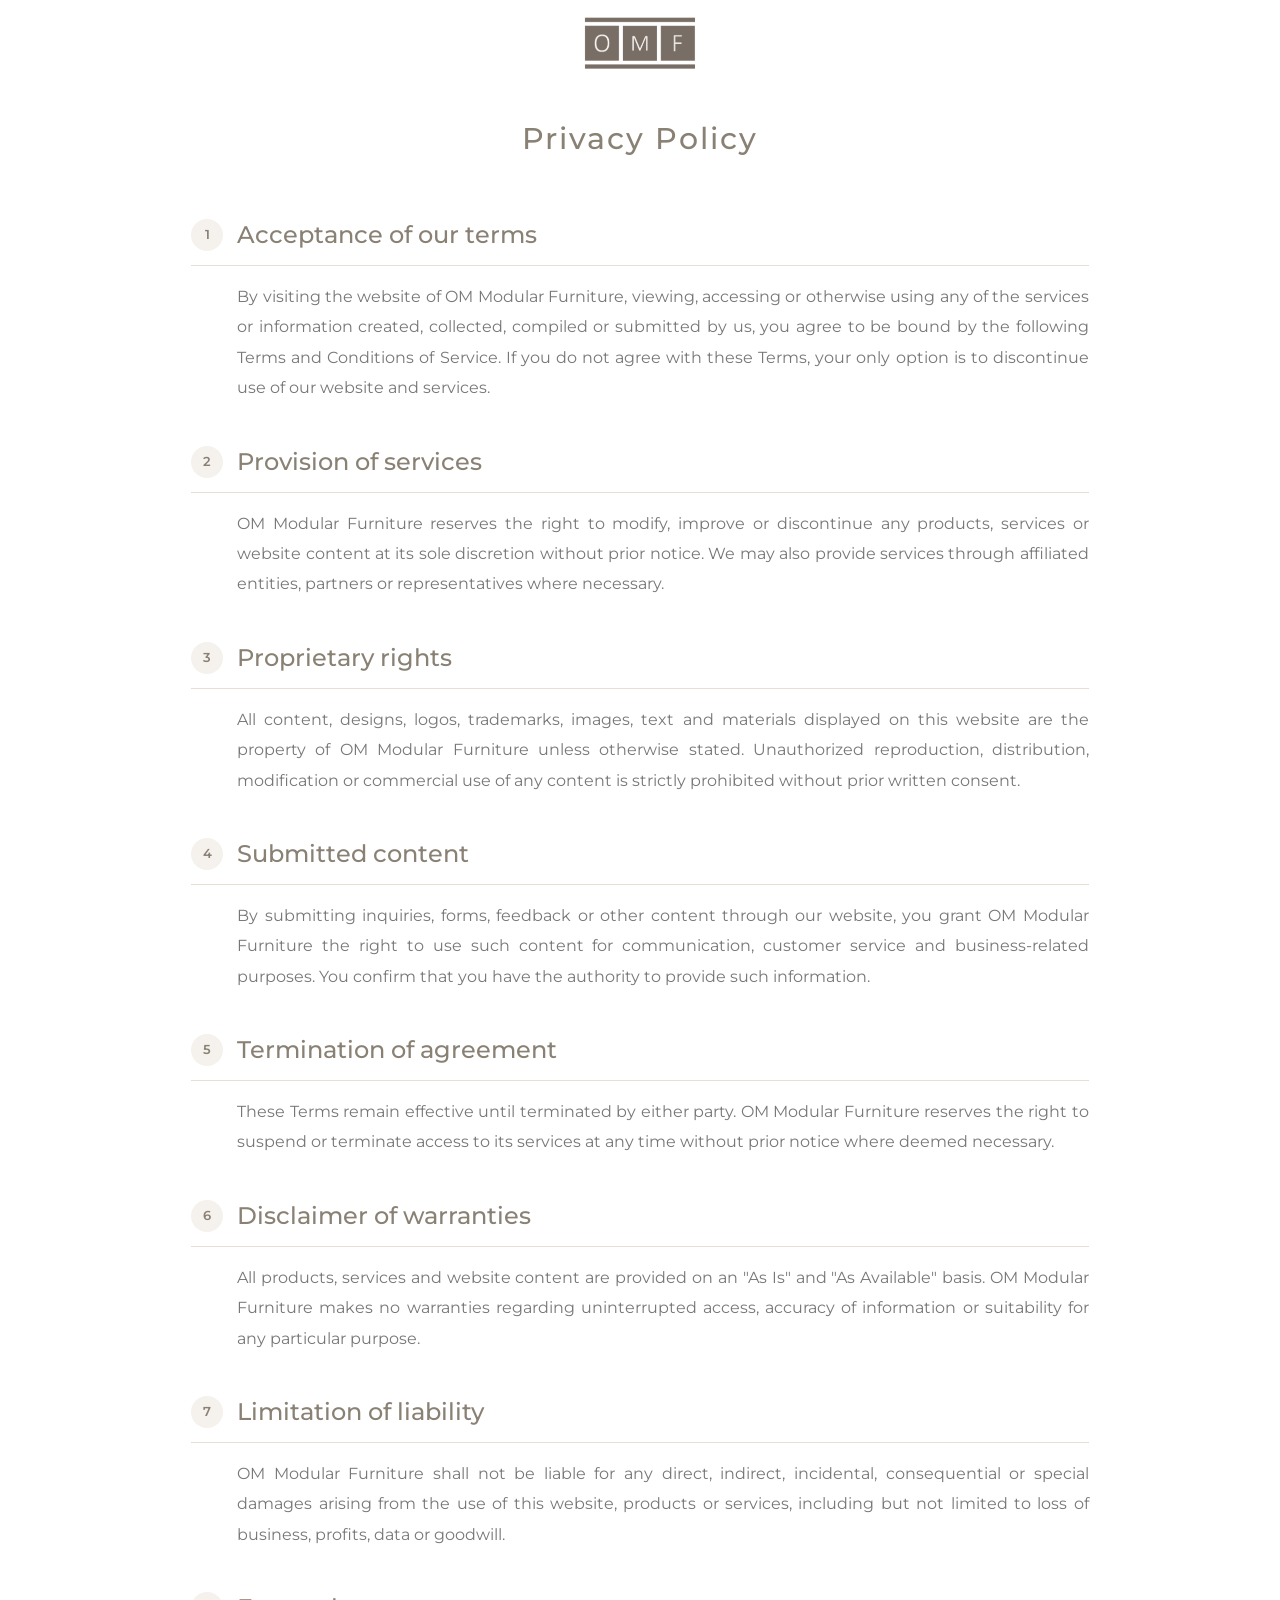
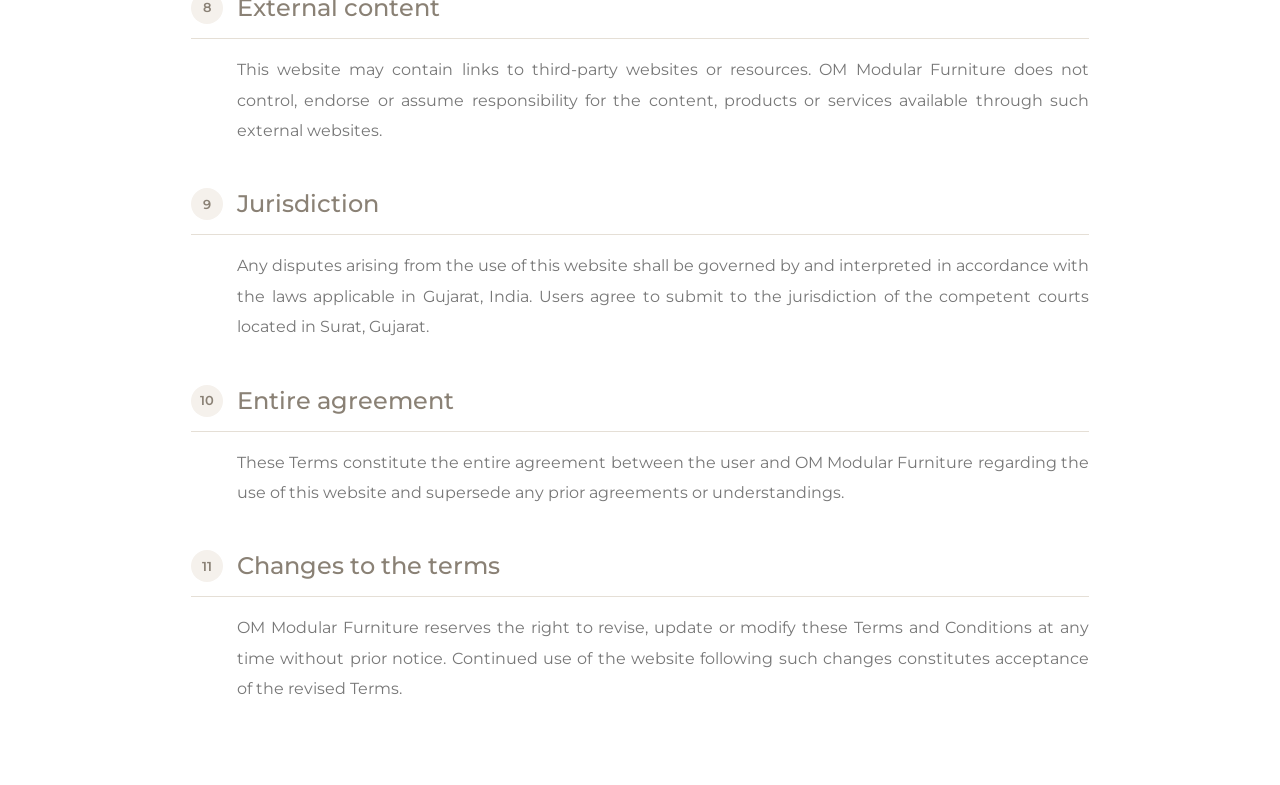
<file: privacy-policy.html>
<!DOCTYPE html>
<html lang="en">

<head>
    <meta charset="UTF-8">
    <meta name="viewport" content="width=device-width, initial-scale=1.0">
    <title>Privacy Policy | OM Modular Furniture</title>

    <link
        href="https://fonts.googleapis.com/css2?family=Montserrat:wght@300;400;500;600&family=Poppins:wght@300;400;500;600&display=swap"
        rel="stylesheet">

    <style>
        /* ============================
           SCROLL PROGRESS BAR
        ============================ */
        #progress-bar {
            position: fixed;
            top: 0;
            left: 0;
            height: 2px;
            background: linear-gradient(90deg, #8A8175, #bcb8b3);
            z-index: 99997;
            width: 0%;
            transition: width .1s linear;
        }


        /* ============================
   HEADER
============================ */
        header {
            position: fixed;
            top: 0;
            left: 0;
            width: 100%;
            height: 90px;
            display: flex;
            align-items: center;
            justify-content: space-between;
            padding: 0 60px;
            z-index: 9999;

            background: transparent;
            transition:
                background-color .45s ease,
                backdrop-filter .45s ease,
                box-shadow .45s ease,
                height .45s ease,
                transform .45s ease;
        }

        header.scrolled {
            background-color: rgba(17, 17, 17, .92);
            backdrop-filter: blur(18px);
            -webkit-backdrop-filter: blur(18px);
            box-shadow: 0 10px 30px rgba(0, 0, 0, .15);
            height: 75px;
        }

        header.hide-header {
            transform: translateY(-100%);
        }

        @keyframes headerDrop {
            from {
                transform: translateY(-100%);
                opacity: 0
            }

            to {
                transform: translateY(0);
                opacity: 1
            }
        }

        .logo {
            position: absolute;
            left: 50%;
            top: 50%;
            transform: translate(-50%, -50%);
            z-index: 9999;
        }

        .logo a {
            display: inline-block;
        }

        .logo img {
            width: 110px;
            display: block;
            cursor: pointer;
        }

        /* Mobile */
        @media (max-width:768px) {

            .logo {
                left: 50%;
                top: 50%;
                transform: translate(-50%, -50%);
            }

            .logo img {
                width: 80px;
            }

        }

        * {
            box-sizing: border-box;
        }

        .page-content {
            font-family: 'Montserrat', sans-serif;
            max-width: 1100px;
            margin: 120px auto 80px;
            padding: 0 8%;
        }

        /* ── TITLE ── */
        .page-content h1 {
            font-family: 'Montserrat', sans-serif;
            text-align: center;
            font-size: 30px;
            font-weight: 500;
            color: #8A8175;
            margin-bottom: 60px;
            letter-spacing: 2px;

            opacity: 0;
            transform: translateY(-24px);
            animation: fadeDown 0.7s cubic-bezier(.4, 0, .2, 1) forwards 0.1s;
        }

        /* ── PROGRESS BAR ── */
        .reading-progress-wrap {
            position: fixed;
            top: 0;
            left: 0;
            width: 100%;
            height: 3px;
            background: transparent;
            z-index: 999;
        }

        .reading-progress-fill {
            height: 100%;
            background: linear-gradient(90deg, #8A8175, #b5aca3);
            width: 0%;
            transition: width 0.1s linear;
        }

        /* ── SECTION ITEMS ── */
        .policy-item {
            opacity: 0;
            transform: translateY(24px);
            transition: box-shadow 0.3s, transform 0.3s;
        }

        .policy-item.visible {
            animation: slideUp 0.55s cubic-bezier(.4, 0, .2, 1) forwards;
        }

        .policy-item:hover {
            transform: translateY(-2px);
        }

        /* ── HEADINGS ── */
        .page-content h2 {
            font-family: 'Montserrat', sans-serif;
            font-size: 24px;
            font-weight: 500;
            color: #8A8175;
            margin-top: 40px;
            margin-bottom: 15px;
            line-height: 1.5;
            border-bottom: 1px solid #e5dfd6;
            padding-bottom: 12px;
            display: flex;
            align-items: center;
            gap: 14px;
            cursor: default;
            transition: color 0.3s ease;
        }

        .page-content h2:hover {
            color: #6f665c;
        }

        .h2-num {
            font-family: 'Montserrat', sans-serif;
            width: 32px;
            height: 32px;
            border-radius: 50%;
            background: #f5f1ec;
            color: #8A8175;
            font-size: 13px;
            font-weight: 600;
            display: flex;
            align-items: center;
            justify-content: center;
            flex-shrink: 0;
            transition: background 0.3s, color 0.3s, transform 0.4s;
        }

        .policy-item:hover .h2-num {
            background: #8A8175;
            color: #fff;
            transform: rotate(360deg);
        }

        /* ── PARAGRAPHS ── */
        .page-content p {
            font-family: 'Montserrat', sans-serif;
            color: #777;
            font-size: 16px;
            line-height: 1.9;
            margin-bottom: 30px;
            text-align: justify;
            padding-left: 46px;
        }

        /* ── BACK TO TOP ── */
        .back-top {
            position: fixed;
            bottom: 36px;
            right: 36px;
            width: 44px;
            height: 44px;
            border-radius: 50%;
            background: #8A8175;
            color: #fff;
            border: none;
            cursor: pointer;
            display: flex;
            align-items: center;
            justify-content: center;
            opacity: 0;
            transform: translateY(16px);
            transition: opacity 0.3s, transform 0.3s, background 0.2s;
            z-index: 999;
        }

        .back-top.show {
            opacity: 1;
            transform: translateY(0);
        }

        .back-top:hover {
            background: #6f665c;
        }

        .back-top svg {
            width: 18px;
            height: 18px;
            stroke: #fff;
        }

        /* ── KEYFRAMES ── */
        @keyframes fadeDown {
            from {
                opacity: 0;
                transform: translateY(-20px);
            }

            to {
                opacity: 1;
                transform: translateY(0);
            }
        }

        @keyframes slideUp {
            from {
                opacity: 0;
                transform: translateY(24px);
            }

            to {
                opacity: 1;
                transform: translateY(0);
            }
        }

        /* ── RESPONSIVE ── */
        @media (max-width: 768px) {
            .page-content {
                margin-top: 100px;
                padding: 0 6%;
            }

            .page-content h1 {
                font-size: 42px;
                margin-bottom: 40px;
            }

            .page-content h2 {
                font-size: 20px;
            }

            .page-content p {
                font-size: 15px;
                line-height: 1.8;
                padding-left: 0;
            }
        }

        @media (max-width: 576px) {
            .page-content h1 {
                font-size: 34px;
            }

            .page-content h2 {
                font-size: 18px;
            }

            .page-content p {
                font-size: 14px;
            }
        }

            ::selection {
            background: #8A8175;
            color: white;
            }

        /* Chrome, Edge, Safari, Opera, Android browsers */
::selection {
    background: #8A8175;
    color: #fff;
}

/* Firefox (Desktop & Android) */
::-moz-selection {
    background: #8A8175;
    color: #fff;
}
    </style>
</head>

<body>
    <header id="mainHeader">

        <div class="logo">
            <a href="./index.html">
                <img src="image/logo.png" alt="OM Modular Furniture - Modular Kitchen & Interior Solutions">
            </a>
        </div>

    </header>

    <!-- Reading progress bar -->
    <div class="reading-progress-wrap">
        <div class="reading-progress-fill" id="reading-progress"></div>
    </div>

    <!-- Back to top -->
    <button class="back-top" id="back-top" aria-label="Back to top">
        <svg viewBox="0 0 24 24" fill="none" stroke-width="2" stroke-linecap="round" stroke-linejoin="round">
            <polyline points="18 15 12 9 6 15" />
        </svg>
    </button>

    <section class="page-content">

        <h1>Privacy Policy</h1>

        <div class="policy-item">
            <h2><span class="h2-num">1</span> Acceptance of our terms</h2>
            <p>By visiting the website of OM Modular Furniture, viewing, accessing or otherwise using any of the
                services or information created, collected, compiled or submitted by us, you agree to be bound by the
                following Terms and Conditions of Service. If you do not agree with these Terms, your only option is to
                discontinue use of our website and services.</p>
        </div>

        <div class="policy-item">
            <h2><span class="h2-num">2</span> Provision of services</h2>
            <p>OM Modular Furniture reserves the right to modify, improve or discontinue any products, services or
                website content at its sole discretion without prior notice. We may also provide services through
                affiliated entities, partners or representatives where necessary.</p>
        </div>

        <div class="policy-item">
            <h2><span class="h2-num">3</span> Proprietary rights</h2>
            <p>All content, designs, logos, trademarks, images, text and materials displayed on this website are the
                property of OM Modular Furniture unless otherwise stated. Unauthorized reproduction, distribution,
                modification or commercial use of any content is strictly prohibited without prior written consent.</p>
        </div>

        <div class="policy-item">
            <h2><span class="h2-num">4</span> Submitted content</h2>
            <p>By submitting inquiries, forms, feedback or other content through our website, you grant OM Modular
                Furniture the right to use such content for communication, customer service and business-related
                purposes. You confirm that you have the authority to provide such information.</p>
        </div>

        <div class="policy-item">
            <h2><span class="h2-num">5</span> Termination of agreement</h2>
            <p>These Terms remain effective until terminated by either party. OM Modular Furniture reserves the right to
                suspend or terminate access to its services at any time without prior notice where deemed necessary.</p>
        </div>

        <div class="policy-item">
            <h2><span class="h2-num">6</span> Disclaimer of warranties</h2>
            <p>All products, services and website content are provided on an "As Is" and "As Available" basis. OM
                Modular Furniture makes no warranties regarding uninterrupted access, accuracy of information or
                suitability for any particular purpose.</p>
        </div>

        <div class="policy-item">
            <h2><span class="h2-num">7</span> Limitation of liability</h2>
            <p>OM Modular Furniture shall not be liable for any direct, indirect, incidental, consequential or special
                damages arising from the use of this website, products or services, including but not limited to loss of
                business, profits, data or goodwill.</p>
        </div>

        <div class="policy-item">
            <h2><span class="h2-num">8</span> External content</h2>
            <p>This website may contain links to third-party websites or resources. OM Modular Furniture does not
                control, endorse or assume responsibility for the content, products or services available through such
                external websites.</p>
        </div>

        <div class="policy-item">
            <h2><span class="h2-num">9</span> Jurisdiction</h2>
            <p>Any disputes arising from the use of this website shall be governed by and interpreted in accordance with
                the laws applicable in Gujarat, India. Users agree to submit to the jurisdiction of the competent courts
                located in Surat, Gujarat.</p>
        </div>

        <div class="policy-item">
            <h2><span class="h2-num">10</span> Entire agreement</h2>
            <p>These Terms constitute the entire agreement between the user and OM Modular Furniture regarding the use
                of this website and supersede any prior agreements or understandings.</p>
        </div>

        <div class="policy-item">
            <h2><span class="h2-num">11</span> Changes to the terms</h2>
            <p>OM Modular Furniture reserves the right to revise, update or modify these Terms and Conditions at any
                time without prior notice. Continued use of the website following such changes constitutes acceptance of
                the revised Terms.</p>
        </div>

    </section>

    <script>

        /* ============================
      PROGRESS BAR
   ============================ */
        window.addEventListener('scroll', () => {
            const pct = (window.scrollY / (document.body.scrollHeight - window.innerHeight)) * 100;
            document.getElementById('progress-bar').style.width = pct + '%';
        }, { passive: true });

        /* ============================
           HEADER SCROLL
        ============================ */
        const header = document.getElementById("mainHeader");
        let lastScroll = 0;

        window.addEventListener("scroll", () => {
            const currentScroll = window.pageYOffset;

            if (currentScroll > 50) {
                header.classList.add("scrolled");
            } else {
                header.classList.remove("scrolled");
            }

            if (currentScroll > lastScroll && currentScroll > 250) {
                header.classList.add("hide-header");
            } else {
                header.classList.remove("hide-header");
            }

            lastScroll = currentScroll;
        }, { passive: true });


        /* ── SCROLL-TRIGGERED ENTRANCE (IntersectionObserver) ── */
        const items = document.querySelectorAll('.policy-item');
        const observer = new IntersectionObserver((entries) => {
            entries.forEach(entry => {
                if (entry.isIntersecting) {
                    entry.target.classList.add('visible');
                    observer.unobserve(entry.target);
                }
            });
        }, { threshold: 0.12 });

        items.forEach((el, i) => {
            el.style.animationDelay = (i * 0.06) + 's';
            observer.observe(el);
        });

        /* ── READING PROGRESS BAR ── */
        const progressFill = document.getElementById('reading-progress');
        window.addEventListener('scroll', () => {
            const docH = document.documentElement.scrollHeight - window.innerHeight;
            const pct = docH > 0 ? Math.round((window.scrollY / docH) * 100) : 0;
            progressFill.style.width = pct + '%';

            /* back to top button */
            const btn = document.getElementById('back-top');
            if (window.scrollY > 300) {
                btn.classList.add('show');
            } else {
                btn.classList.remove('show');
            }
        });

        /* ── BACK TO TOP ── */
        document.getElementById('back-top').addEventListener('click', () => {
            window.scrollTo({ top: 0, behavior: 'smooth' });
        });
    </script>

</body>

</html>
</file>
